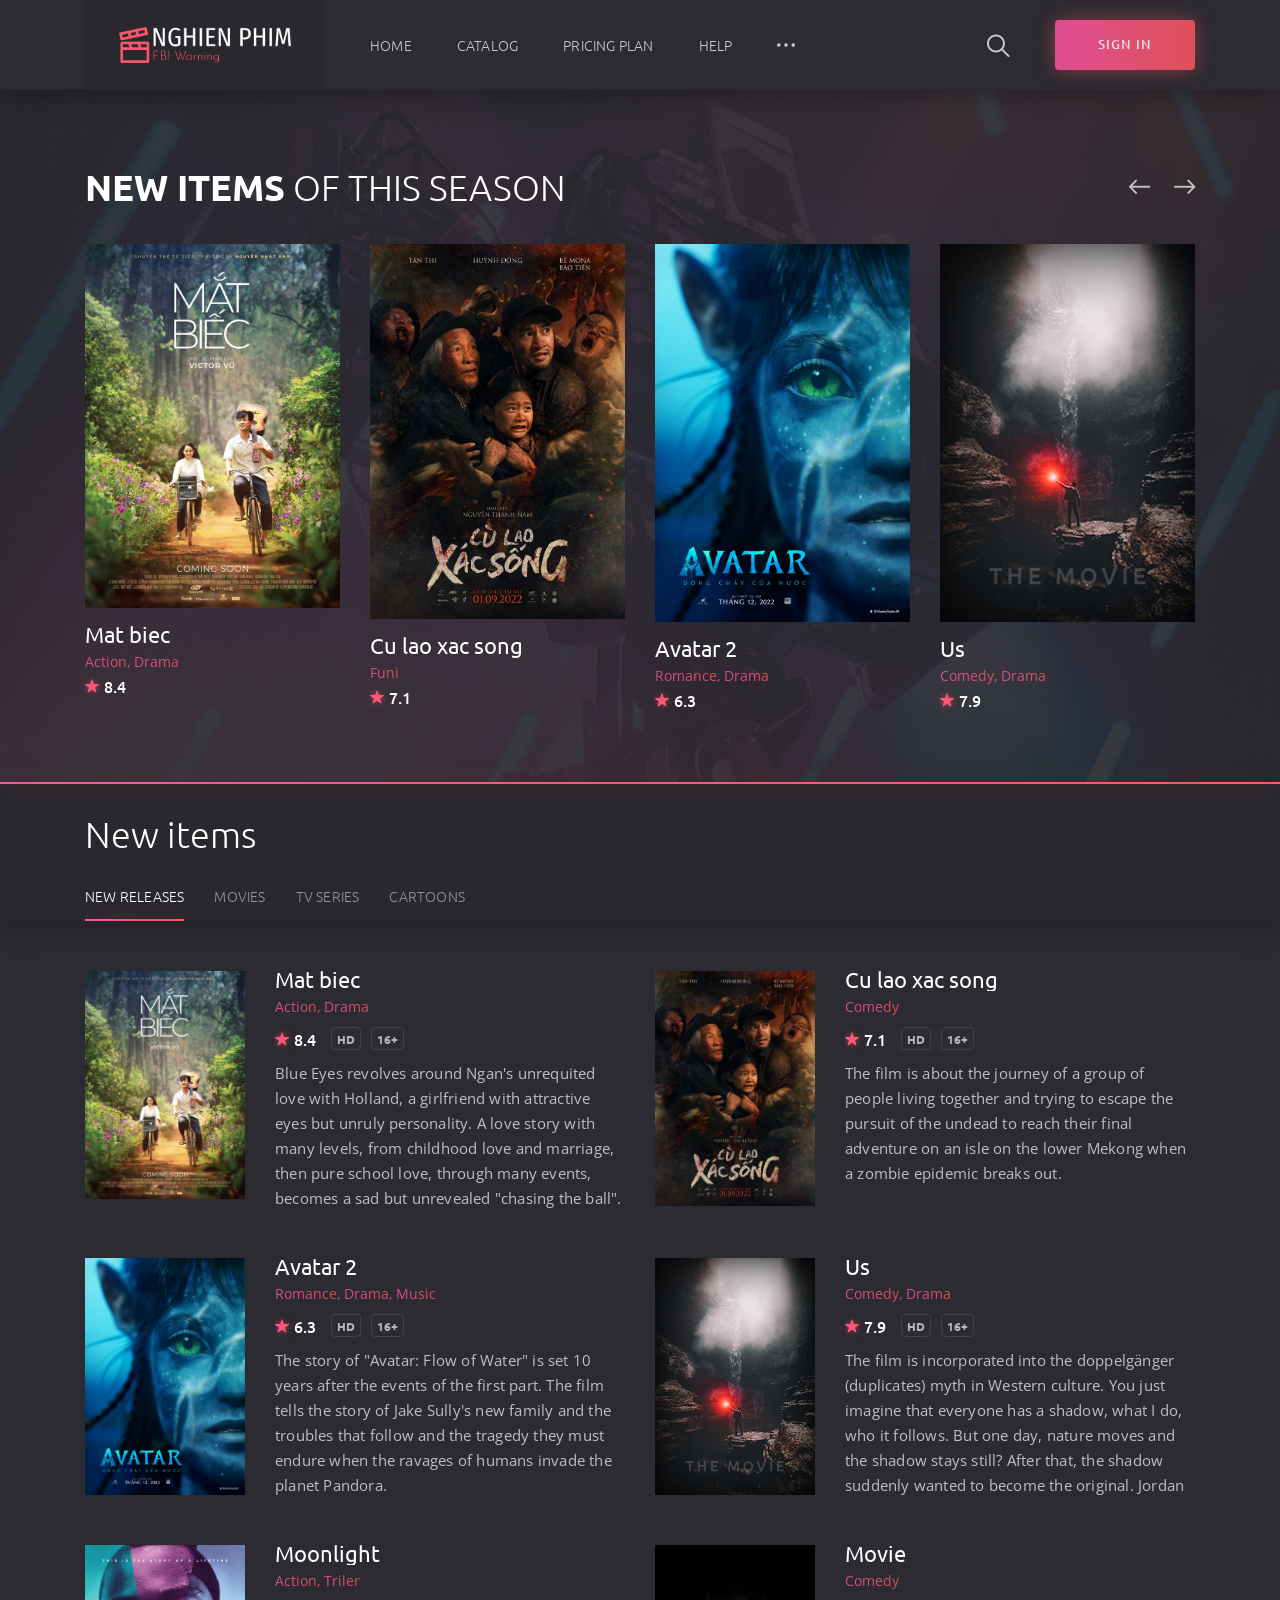
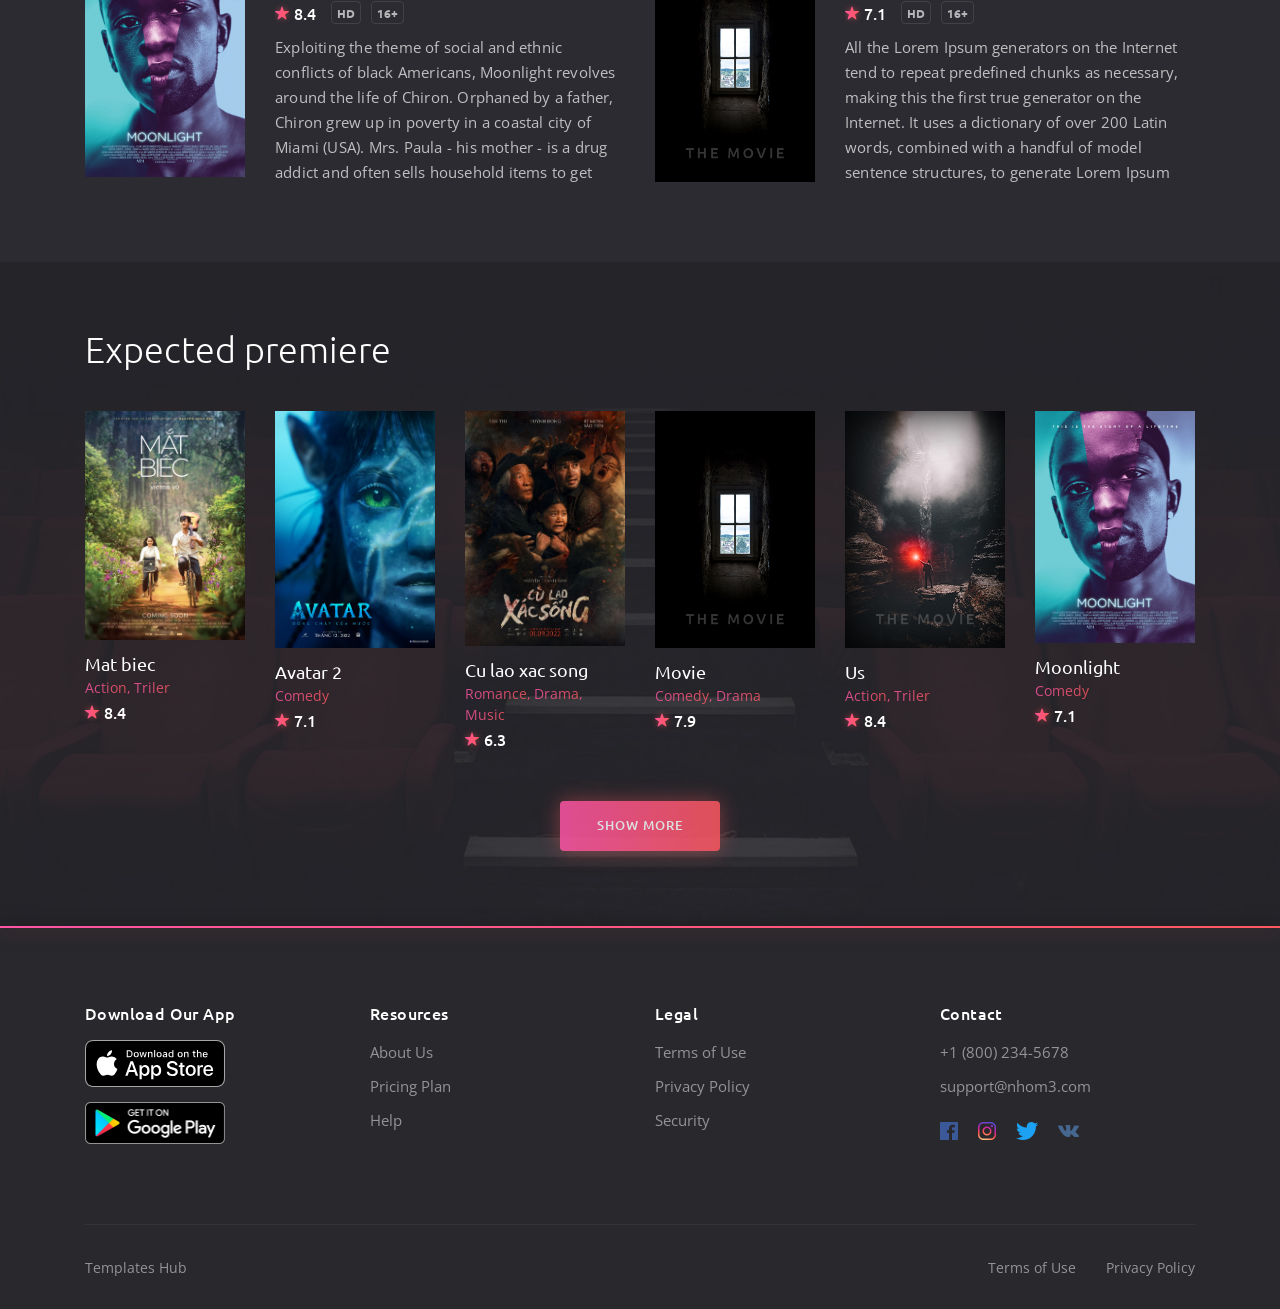
<file: Project Nghien Phim/index.html>
<!DOCTYPE html>
<html lang="en">

<head>
	<meta charset="utf-8">
	<meta name="viewport" content="width=device-width, initial-scale=1, shrink-to-fit=no">

	<!-- Font -->
	<link href="https://fonts.googleapis.com/css?family=Open+Sans:400,600%7CUbuntu:300,400,500,700" rel="stylesheet">

	<!-- CSS -->
	<link rel="stylesheet" href="css/bootstrap-reboot.min.css">
	<link rel="stylesheet" href="css/bootstrap-grid.min.css">
	<link rel="stylesheet" href="css/owl.carousel.min.css">
	<link rel="stylesheet" href="css/jquery.mCustomScrollbar.min.css">
	<link rel="stylesheet" href="css/nouislider.min.css">
	<link rel="stylesheet" href="css/ionicons.min.css">
	<link rel="stylesheet" href="css/plyr.css">
	<link rel="stylesheet" href="css/photoswipe.css">
	<link rel="stylesheet" href="css/default-skin.css">
	<link rel="stylesheet" href="css/main.css">

	<!-- Favicons -->
	<link rel="icon" type="image/png" href="icon/favicon-32x32.png" sizes="32x32">
	<link rel="apple-touch-icon" href="icon/favicon-32x32.png">
	<link rel="apple-touch-icon" sizes="72x72" href="icon/apple-touch-icon-72x72.png">
	<link rel="apple-touch-icon" sizes="114x114" href="icon/apple-touch-icon-114x114.png">
	<link rel="apple-touch-icon" sizes="144x144" href="icon/apple-touch-icon-144x144.png">

	<meta name="description" content="">
	<meta name="keywords" content="">
	<meta name="author" content="Dmitry Volkov">
	<title>Nghien Phim - Online Movie Service</title>

</head>
<body class="body">

<!-- header -->
<header class="header">
	<div class="header__wrap">
		<div class="container">
			<div class="row">
				<div class="col-12">
					<div class="header__content">
						<!-- header logo -->
						<a href="index.html" class="header__logo">
							<img src="icon/logofbi.png" alt="">
						</a>
						<!-- end header logo -->

						<!-- header nav -->
						<ul class="header__nav">
							<!-- dropdown -->
							<li class="header__nav-item">
								<a class="dropdown-toggle header__nav-link" href="#" role="button" id="dropdownMenuHome" data-toggle="dropdown" aria-haspopup="true" aria-expanded="false">Home</a>

								<ul class="dropdown-menu header__dropdown-menu" aria-labelledby="dropdownMenuHome">
									<li><a href="index.html">Home slideshow bg</a></li>
									<li><a href="index2.html">Home static bg</a></li>
								</ul>
							</li>
							<!-- end dropdown -->

							<!-- dropdown -->
							<li class="header__nav-item">
								<a class="dropdown-toggle header__nav-link" href="#" role="button" id="dropdownMenuCatalog" data-toggle="dropdown" aria-haspopup="true" aria-expanded="false">Catalog</a>

								<ul class="dropdown-menu header__dropdown-menu" aria-labelledby="dropdownMenuCatalog">
									<li><a href="catalog1.html">Catalog Grid</a></li>
									<li><a href="catalog2.html">Catalog List</a></li>
									<li><a href="details1.html">Details Movie</a></li>
									<li><a href="details2.html">Details TV Series</a></li>
								</ul>
							</li>
							<!-- end dropdown -->

							<li class="header__nav-item">
								<a href="pricing.html" class="header__nav-link">Pricing Plan</a>
							</li>

							<li class="header__nav-item">
								<a href="faq.html" class="header__nav-link">Help</a>
							</li>

							<!-- dropdown -->
							<li class="dropdown header__nav-item">
								<a class="dropdown-toggle header__nav-link header__nav-link--more" href="#" role="button" id="dropdownMenuMore" data-toggle="dropdown" aria-haspopup="true" aria-expanded="false"><i class="icon ion-ios-more"></i></a>

								<ul class="dropdown-menu header__dropdown-menu" aria-labelledby="dropdownMenuMore">
									<li><a href="about.html">About</a></li>
									<li><a href="signin.html">Sign In</a></li>
									<li><a href="signup.html">Sign Up</a></li>
									<li><a href="404.html">404 Page</a></li>
								</ul>
							</li>
							<!-- end dropdown -->
						</ul>
						<!-- end header nav -->

						<!-- header auth -->
						<div class="header__auth">
							<button class="header__search-btn" type="button">
								<i class="icon ion-ios-search"></i>
							</button>

							<a href="signin.html" class="header__sign-in">
								<i class="icon ion-ios-log-in"></i>
								<span>sign in</span>
							</a>
						</div>
						<!-- end header auth -->

						<!-- header menu btn -->
						<button class="header__btn" type="button">
							<span></span>
							<span></span>
							<span></span>
						</button>
						<!-- end header menu btn -->
					</div>
				</div>
			</div>
		</div>
	</div>

	<!-- header search -->
	<form action="#" class="header__search">
		<div class="container">
			<div class="row">
				<div class="col-12">
					<div class="header__search-content">
						<input type="text" placeholder="Search for a movie, TV Series that you are looking for">

						<button onclick="location.href='details1.html'" type="button">
							Search</button>
					</div>
				</div>
			</div>
		</div>
	</form>
	<!-- end header search -->
</header>
<!-- end header -->

<!-- home -->
<section class="home">
	<!-- home bg -->
	<div class="owl-carousel home__bg">
		<div class="item home__cover" data-bg="img/home/home__bg.jpg"></div>
		<div class="item home__cover" data-bg="img/home/home__bg2.jpg"></div>
		<div class="item home__cover" data-bg="img/home/home__bg3.jpg"></div>
		<div class="item home__cover" data-bg="img/home/home__bg4.jpg"></div>
	</div>
	<!-- end home bg -->

	<div class="container">
		<div class="row">
			<div class="col-12">
				<h1 class="home__title"><b>NEW ITEMS</b> OF THIS SEASON</h1>

				<button class="home__nav home__nav--prev" type="button">
					<i class="icon ion-ios-arrow-round-back"></i>
				</button>
				<button class="home__nav home__nav--next" type="button">
					<i class="icon ion-ios-arrow-round-forward"></i>
				</button>
			</div>

			<div class="col-12">
				<div class="owl-carousel home__carousel">
					<div class="item">
						<!-- card -->
						<div class="card card--big">
							<div class="card__cover">
								<img src="img/covers/cover.jpg" alt="">
								<a href="details1.html" class="card__play">
									<i class="icon ion-ios-play"></i>
								</a>
							</div>
							<div class="card__content">
								<h3 class="card__title"><a href="details1.html">Mat biec</a></h3>
								<span class="card__category">
										<a href="#">Action</a>
										<a href="#">Drama</a>
									</span>
								<span class="card__rate"><i class="icon ion-ios-star"></i>8.4</span>
							</div>
						</div>
						<!-- end card -->
					</div>

					<div class="item">
						<!-- card -->
						<div class="card card--big">
							<div class="card__cover">
								<img src="img/covers/cover2.jpg" alt="">
								<a href="#" class="card__play">
									<i class="icon ion-ios-play"></i>
								</a>
							</div>
							<div class="card__content">
								<h3 class="card__title"><a href="#">Cu lao xac song</a></h3>
								<span class="card__category">
										<a href="#">Funi</a>
									</span>
								<span class="card__rate"><i class="icon ion-ios-star"></i>7.1</span>
							</div>
						</div>
						<!-- end card -->
					</div>

					<div class="item">
						<!-- card -->
						<div class="card card--big">
							<div class="card__cover">
								<img src="img/covers/cover3.jpg" alt="">
								<a href="#" class="card__play">
									<i class="icon ion-ios-play"></i>
								</a>
							</div>
							<div class="card__content">
								<h3 class="card__title"><a href="#">Avatar 2</a></h3>
								<span class="card__category">
										<a href="#">Romance</a>
										<a href="#">Drama</a>
									</span>
								<span class="card__rate"><i class="icon ion-ios-star"></i>6.3</span>
							</div>
						</div>
						<!-- end card -->
					</div>

					<div class="item">
						<!-- card -->
						<div class="card card--big">
							<div class="card__cover">
								<img src="img/covers/cover4.jpg" alt="">
								<a href="#" class="card__play">
									<i class="icon ion-ios-play"></i>
								</a>
							</div>
							<div class="card__content">
								<h3 class="card__title"><a href="#">Us</a></h3>
								<span class="card__category">
										<a href="#">Comedy</a>
										<a href="#">Drama</a>
									</span>
								<span class="card__rate"><i class="icon ion-ios-star"></i>7.9</span>
							</div>
						</div>
						<!-- end card -->
					</div>
				</div>
			</div>
		</div>
	</div>
</section>
<!-- end home -->

<!-- content -->
<section class="content">
	<div class="content__head">
		<div class="container">
			<div class="row">
				<div class="col-12">
					<!-- content title -->
					<h2 class="content__title">New items</h2>
					<!-- end content title -->

					<!-- content tabs nav -->
					<ul class="nav nav-tabs content__tabs" id="content__tabs" role="tablist">
						<li class="nav-item">
							<a class="nav-link active" data-toggle="tab" href="#tab-1" role="tab" aria-controls="tab-1" aria-selected="true">NEW RELEASES</a>
						</li>

						<li class="nav-item">
							<a class="nav-link" data-toggle="tab" href="#tab-2" role="tab" aria-controls="tab-2" aria-selected="false">MOVIES</a>
						</li>

						<li class="nav-item">
							<a class="nav-link" data-toggle="tab" href="#tab-3" role="tab" aria-controls="tab-3" aria-selected="false">TV SERIES</a>
						</li>

						<li class="nav-item">
							<a class="nav-link" data-toggle="tab" href="#tab-4" role="tab" aria-controls="tab-4" aria-selected="false">CARTOONS</a>
						</li>
					</ul>
					<!-- end content tabs nav -->

					<!-- content mobile tabs nav -->
					<div class="content__mobile-tabs" id="content__mobile-tabs">
						<div class="content__mobile-tabs-btn dropdown-toggle" role="navigation" id="mobile-tabs" data-toggle="dropdown" aria-haspopup="true" aria-expanded="false">
							<input type="button" value="New items">
							<span></span>
						</div>

						<div class="content__mobile-tabs-menu dropdown-menu" aria-labelledby="mobile-tabs">
							<ul class="nav nav-tabs" role="tablist">
								<li class="nav-item"><a class="nav-link active" id="1-tab" data-toggle="tab" href="#tab-1" role="tab" aria-controls="tab-1" aria-selected="true">NEW RELEASES</a></li>

								<li class="nav-item"><a class="nav-link" id="2-tab" data-toggle="tab" href="#tab-2" role="tab" aria-controls="tab-2" aria-selected="false">MOVIES</a></li>

								<li class="nav-item"><a class="nav-link" id="3-tab" data-toggle="tab" href="#tab-3" role="tab" aria-controls="tab-3" aria-selected="false">TV SERIES</a></li>

								<li class="nav-item"><a class="nav-link" id="4-tab" data-toggle="tab" href="#tab-4" role="tab" aria-controls="tab-4" aria-selected="false">CARTOONS</a></li>
							</ul>
						</div>
					</div>
					<!-- end content mobile tabs nav -->
				</div>
			</div>
		</div>
	</div>

	<div class="container">
		<!-- content tabs -->
		<div class="tab-content" id="myTabContent">
			<div class="tab-pane fade show active" id="tab-1" role="tabpanel" aria-labelledby="1-tab">
				<div class="row">
					<!-- card -->
					<div class="col-6 col-sm-12 col-lg-6">
						<div class="card card--list">
							<div class="row">
								<div class="col-12 col-sm-4">
									<div class="card__cover">
										<img src="img/covers/cover.jpg" alt="">
										<a href="details1.html" class="card__play">
											<i class="icon ion-ios-play"></i>
										</a>
									</div>
								</div>

								<div class="col-12 col-sm-8">
									<div class="card__content">
										<h3 class="card__title"><a href="details1.html">Mat biec</a></h3>
										<span class="card__category">
												<a href="#">Action</a>
												<a href="#">Drama</a>
											</span>

										<div class="card__wrap">
											<span class="card__rate"><i class="icon ion-ios-star"></i>8.4</span>

											<ul class="card__list">
												<li>HD</li>
												<li>16+</li>
											</ul>
										</div>

										<div class="card__description">
											<p>Blue Eyes revolves around Ngan's unrequited love with Holland, a girlfriend with attractive eyes but unruly personality. A love story with many levels, from childhood love and marriage, then pure school love, through many events, becomes a sad but unrevealed "chasing the ball".</p>
										</div>
									</div>
								</div>
							</div>
						</div>
					</div>
					<!-- end card -->

					<!-- card -->
					<div class="col-6 col-sm-12 col-lg-6">
						<div class="card card--list">
							<div class="row">
								<div class="col-12 col-sm-4">
									<div class="card__cover">
										<img src="img/covers/cover2.jpg" alt="">
										<a href="#" class="card__play">
											<i class="icon ion-ios-play"></i>
										</a>
									</div>
								</div>

								<div class="col-12 col-sm-8">
									<div class="card__content">
										<h3 class="card__title"><a href="#">Cu lao xac song</a></h3>
										<span class="card__category">
												<a href="#">Comedy</a>
											</span>

										<div class="card__wrap">
											<span class="card__rate"><i class="icon ion-ios-star"></i>7.1</span>

											<ul class="card__list">
												<li>HD</li>
												<li>16+</li>
											</ul>
										</div>

										<div class="card__description">
											<p>The film is about the journey of a group of people living together and trying to escape the pursuit of the undead to reach their final adventure on an isle on the lower Mekong when a zombie epidemic breaks out.</p>
										</div>
									</div>
								</div>
							</div>
						</div>
					</div>
					<!-- end card -->

					<!-- card -->
					<div class="col-6 col-sm-12 col-lg-6">
						<div class="card card--list">
							<div class="row">
								<div class="col-12 col-sm-4">
									<div class="card__cover">
										<img src="img/covers/cover3.jpg" alt="">
										<a href="#" class="card__play">
											<i class="icon ion-ios-play"></i>
										</a>
									</div>
								</div>

								<div class="col-12 col-sm-8">
									<div class="card__content">
										<h3 class="card__title"><a href="#">Avatar 2</a></h3>
										<span class="card__category">
												<a href="#">Romance</a>
												<a href="#">Drama</a>
												<a href="#">Music</a>
											</span>

										<div class="card__wrap">
											<span class="card__rate"><i class="icon ion-ios-star"></i>6.3</span>

											<ul class="card__list">
												<li>HD</li>
												<li>16+</li>
											</ul>
										</div>

										<div class="card__description">
											<p>The story of "Avatar: Flow of Water" is set 10 years after the events of the first part. The film tells the story of Jake Sully's new family and the troubles that follow and the tragedy they must endure when the ravages of humans invade the planet Pandora.</p>
										</div>
									</div>
								</div>
							</div>
						</div>
					</div>
					<!-- end card -->

					<!-- card -->
					<div class="col-6 col-sm-12 col-lg-6">
						<div class="card card--list">
							<div class="row">
								<div class="col-12 col-sm-4">
									<div class="card__cover">
										<img src="img/covers/cover4.jpg" alt="">
										<a href="#" class="card__play">
											<i class="icon ion-ios-play"></i>
										</a>
									</div>
								</div>

								<div class="col-12 col-sm-8">
									<div class="card__content">
										<h3 class="card__title"><a href="#">Us</a></h3>
										<span class="card__category">
												<a href="#">Comedy</a>
												<a href="#">Drama</a>
											</span>

										<div class="card__wrap">
											<span class="card__rate"><i class="icon ion-ios-star"></i>7.9</span>

											<ul class="card__list">
												<li>HD</li>
												<li>16+</li>
											</ul>
										</div>

										<div class="card__description">
											<p>The film is incorporated into the doppelgänger (duplicates) myth in Western culture. You just imagine that everyone has a shadow, what I do, who it follows. But one day, nature moves and the shadow stays still? After that, the shadow suddenly wanted to become the original. Jordan Peele included in the film a song analysis that duplicated but was metaphorical for politics, society and even America. “Us” is like a pun, both “we” and “United States”.</p>
										</div>
									</div>
								</div>
							</div>
						</div>
					</div>
					<!-- end card -->

					<!-- card -->
					<div class="col-6 col-sm-12 col-lg-6">
						<div class="card card--list">
							<div class="row">
								<div class="col-12 col-sm-4">
									<div class="card__cover">
										<img src="img/covers/cover5.jpg" alt="">
										<a href="#" class="card__play">
											<i class="icon ion-ios-play"></i>
										</a>
									</div>
								</div>

								<div class="col-12 col-sm-8">
									<div class="card__content">
										<h3 class="card__title"><a href="#">Moonlight</a></h3>
										<span class="card__category">
												<a href="#">Action</a>
												<a href="#">Triler</a>
											</span>

										<div class="card__wrap">
											<span class="card__rate"><i class="icon ion-ios-star"></i>8.4</span>

											<ul class="card__list">
												<li>HD</li>
												<li>16+</li>
											</ul>
										</div>

										<div class="card__description">
											<p>Exploiting the theme of social and ethnic conflicts of black Americans, Moonlight revolves around the life of Chiron. Orphaned by a father, Chiron grew up in poverty in a coastal city of Miami (USA). Mrs. Paula - his mother - is a drug addict and often sells household items to get money to buy drugs. Having a quiet and somewhat lethargic temperament, Chiron is often arrested at school and referred to as "Little" by his friends. One day, a meeting with Juan - a drug dealer but noble personality - changes Chiron's life.</p>
										</div>

									</div>
								</div>
							</div>
						</div>
					</div>
					<!-- end card -->

					<!-- card -->
					<div class="col-6 col-sm-12 col-lg-6">
						<div class="card card--list">
							<div class="row">
								<div class="col-12 col-sm-4">
									<div class="card__cover">
										<img src="img/covers/cover6.jpg" alt="">
										<a href="#" class="card__play">
											<i class="icon ion-ios-play"></i>
										</a>
									</div>
								</div>

								<div class="col-12 col-sm-8">
									<div class="card__content">
										<h3 class="card__title"><a href="#">Movie</a></h3>
										<span class="card__category">
												<a href="#">Comedy</a>
											</span>

										<div class="card__wrap">
											<span class="card__rate"><i class="icon ion-ios-star"></i>7.1</span>

											<ul class="card__list">
												<li>HD</li>
												<li>16+</li>
											</ul>
										</div>

										<div class="card__description">
											<p>All the Lorem Ipsum generators on the Internet tend to repeat predefined chunks as necessary, making this the first true generator on the Internet. It uses a dictionary of over 200 Latin words, combined with a handful of model sentence structures, to generate Lorem Ipsum which looks reasonable. The generated Lorem Ipsum is therefore always free from repetition, injected humour, or non-characteristic words etc.</p>
										</div>
									</div>
								</div>
							</div>
						</div>
					</div>
					<!-- end card -->
				</div>
			</div>

			<div class="tab-pane fade" id="tab-2" role="tabpanel" aria-labelledby="2-tab">
				<div class="row">
					<!-- card -->
					<div class="col-6 col-sm-4 col-lg-3 col-xl-2">
						<div class="card">
							<div class="card__cover">
								<img src="img/covers/cover.jpg" alt="">
								<a href="#" class="card__play">
									<i class="icon ion-ios-play"></i>
								</a>
							</div>
							<div class="card__content">
								<h3 class="card__title"><a href="#">Mat biec</a></h3>
								<span class="card__category">
										<a href="#">Action</a>
										<a href="#">Drama</a>
									</span>
								<span class="card__rate"><i class="icon ion-ios-star"></i>8.4</span>
							</div>
						</div>
					</div>
					<!-- end card -->

					<!-- card -->
					<div class="col-6 col-sm-4 col-lg-3 col-xl-2">
						<div class="card">
							<div class="card__cover">
								<img src="img/covers/cover2.jpg" alt="">
								<a href="#" class="card__play">
									<i class="icon ion-ios-play"></i>
								</a>
							</div>
							<div class="card__content">
								<h3 class="card__title"><a href="#">Cu lao xac song</a></h3>
								<span class="card__category">
										<a href="#">Comedy</a>
									</span>
								<span class="card__rate"><i class="icon ion-ios-star"></i>7.1</span>
							</div>
						</div>
					</div>
					<!-- end card -->

					<!-- card -->
					<div class="col-6 col-sm-4 col-lg-3 col-xl-2">
						<div class="card">
							<div class="card__cover">
								<img src="img/covers/cover3.jpg" alt="">
								<a href="#" class="card__play">
									<i class="icon ion-ios-play"></i>
								</a>
							</div>
							<div class="card__content">
								<h3 class="card__title"><a href="#">Avatar 2</a></h3>
								<span class="card__category">
										<a href="#">Romance</a>
										<a href="#">Drama</a>
										<a href="#">Music</a>
									</span>
								<span class="card__rate"><i class="icon ion-ios-star"></i>6.3</span>
							</div>
						</div>
					</div>
					<!-- end card -->

					<!-- card -->
					<div class="col-6 col-sm-4 col-lg-3 col-xl-2">
						<div class="card">
							<div class="card__cover">
								<img src="img/covers/cover4.jpg" alt="">
								<a href="#" class="card__play">
									<i class="icon ion-ios-play"></i>
								</a>
							</div>
							<div class="card__content">
								<h3 class="card__title"><a href="#">Us</a></h3>
								<span class="card__category">
										<a href="#">Comedy</a>
										<a href="#">Drama</a>
									</span>
								<span class="card__rate"><i class="icon ion-ios-star"></i>7.9</span>
							</div>
						</div>
					</div>
					<!-- end card -->

					<!-- card -->
					<div class="col-6 col-sm-4 col-lg-3 col-xl-2">
						<div class="card">
							<div class="card__cover">
								<img src="img/covers/cover5.jpg" alt="">
								<a href="#" class="card__play">
									<i class="icon ion-ios-play"></i>
								</a>
							</div>
							<div class="card__content">
								<h3 class="card__title"><a href="#">Moonlight</a></h3>
								<span class="card__category">
										<a href="#">Action</a>
										<a href="#">Triler</a>
									</span>
								<span class="card__rate"><i class="icon ion-ios-star"></i>8.4</span>
							</div>
						</div>
					</div>
					<!-- end card -->

					<!-- card -->
					<div class="col-6 col-sm-4 col-lg-3 col-xl-2">
						<div class="card">
							<div class="card__cover">
								<img src="img/covers/cover6.jpg" alt="">
								<a href="#" class="card__play">
									<i class="icon ion-ios-play"></i>
								</a>
							</div>
							<div class="card__content">
								<h3 class="card__title"><a href="#">Movie</a></h3>
								<span class="card__category">
										<a href="#">Comedy</a>
									</span>
								<span class="card__rate"><i class="icon ion-ios-star"></i>7.1</span>
							</div>
						</div>
					</div>
					<!-- end card -->

					<!-- card -->
					<div class="col-6 col-sm-4 col-lg-3 col-xl-2">
						<div class="card">
							<div class="card__cover">
								<img src="img/covers/cover6.jpg" alt="">
								<a href="#" class="card__play">
									<i class="icon ion-ios-play"></i>
								</a>
							</div>
							<div class="card__content">
								<h3 class="card__title"><a href="#">Movie</a></h3>
								<span class="card__category">
										<a href="#">Romance</a>
										<a href="#">Drama</a>
										<a href="#">Music</a>
									</span>
								<span class="card__rate"><i class="icon ion-ios-star"></i>6.3</span>
							</div>
						</div>
					</div>
					<!-- end card -->

					<!-- card -->
					<div class="col-6 col-sm-4 col-lg-3 col-xl-2">
						<div class="card">
							<div class="card__cover">
								<img src="img/covers/cover5.jpg" alt="">
								<a href="#" class="card__play">
									<i class="icon ion-ios-play"></i>
								</a>
							</div>
							<div class="card__content">
								<h3 class="card__title"><a href="#">Moonlight</a></h3>
								<span class="card__category">
										<a href="#">Comedy</a>
										<a href="#">Drama</a>
									</span>
								<span class="card__rate"><i class="icon ion-ios-star"></i>7.9</span>
							</div>
						</div>
					</div>
					<!-- end card -->

					<!-- card -->
					<div class="col-6 col-sm-4 col-lg-3 col-xl-2">
						<div class="card">
							<div class="card__cover">
								<img src="img/covers/cover4.jpg" alt="">
								<a href="#" class="card__play">
									<i class="icon ion-ios-play"></i>
								</a>
							</div>
							<div class="card__content">
								<h3 class="card__title"><a href="#">Us</a></h3>
								<span class="card__category">
										<a href="#">Action</a>
										<a href="#">Triler</a>
									</span>
								<span class="card__rate"><i class="icon ion-ios-star"></i>8.4</span>
							</div>
						</div>
					</div>
					<!-- end card -->

					<!-- card -->
					<div class="col-6 col-sm-4 col-lg-3 col-xl-2">
						<div class="card">
							<div class="card__cover">
								<img src="img/covers/cover3.jpg" alt="">
								<a href="#" class="card__play">
									<i class="icon ion-ios-play"></i>
								</a>
							</div>
							<div class="card__content">
								<h3 class="card__title"><a href="#">Avatar 2</a></h3>
								<span class="card__category">
										<a href="#">Comedy</a>
									</span>
								<span class="card__rate"><i class="icon ion-ios-star"></i>7.1</span>
							</div>
						</div>
					</div>
					<!-- end card -->

					<!-- card -->
					<div class="col-6 col-sm-4 col-lg-3 col-xl-2">
						<div class="card">
							<div class="card__cover">
								<img src="img/covers/cover2.jpg" alt="">
								<a href="#" class="card__play">
									<i class="icon ion-ios-play"></i>
								</a>
							</div>
							<div class="card__content">
								<h3 class="card__title"><a href="#">Cu lao xac song</a></h3>
								<span class="card__category">
										<a href="#">Romance</a>
										<a href="#">Drama</a>
										<a href="#">Music</a>
									</span>
								<span class="card__rate"><i class="icon ion-ios-star"></i>6.3</span>
							</div>
						</div>
					</div>
					<!-- end card -->

					<!-- card -->
					<div class="col-6 col-sm-4 col-lg-3 col-xl-2">
						<div class="card">
							<div class="card__cover">
								<img src="img/covers/cover.jpg" alt="">
								<a href="#" class="card__play">
									<i class="icon ion-ios-play"></i>
								</a>
							</div>
							<div class="card__content">
								<h3 class="card__title"><a href="#">Mat biec</a></h3>
								<span class="card__category">
										<a href="#">Comedy</a>
										<a href="#">Drama</a>
									</span>
								<span class="card__rate"><i class="icon ion-ios-star"></i>7.9</span>
							</div>
						</div>
					</div>
					<!-- end card -->
				</div>
			</div>

			<div class="tab-pane fade" id="tab-3" role="tabpanel" aria-labelledby="3-tab">
				<div class="row">
					<!-- card -->
					<div class="col-6 col-sm-4 col-lg-3 col-xl-2">
						<div class="card">
							<div class="card__cover">
								<img src="img/covers/cover2.jpg" alt="">
								<a href="#" class="card__play">
									<i class="icon ion-ios-play"></i>
								</a>
							</div>
							<div class="card__content">
								<h3 class="card__title"><a href="#">Cu lao xac song</a></h3>
								<span class="card__category">
										<a href="#">Action</a>
										<a href="#">Triler</a>
									</span>
								<span class="card__rate"><i class="icon ion-ios-star"></i>8.4</span>
							</div>
						</div>
					</div>
					<!-- end card -->

					<!-- card -->
					<div class="col-6 col-sm-4 col-lg-3 col-xl-2">
						<div class="card">
							<div class="card__cover">
								<img src="img/covers/cover.jpg" alt="">
								<a href="#" class="card__play">
									<i class="icon ion-ios-play"></i>
								</a>
							</div>
							<div class="card__content">
								<h3 class="card__title"><a href="#">Mat biec</a></h3>
								<span class="card__category">
										<a href="#">Comedy</a>
									</span>
								<span class="card__rate"><i class="icon ion-ios-star"></i>7.1</span>
							</div>
						</div>
					</div>
					<!-- end card -->

					<!-- card -->
					<div class="col-6 col-sm-4 col-lg-3 col-xl-2">
						<div class="card">
							<div class="card__cover">
								<img src="img/covers/cover4.jpg" alt="">
								<a href="#" class="card__play">
									<i class="icon ion-ios-play"></i>
								</a>
							</div>
							<div class="card__content">
								<h3 class="card__title"><a href="#">Us</a></h3>
								<span class="card__category">
										<a href="#">Romance</a>
										<a href="#">Drama</a>
										<a href="#">Music</a>
									</span>
								<span class="card__rate"><i class="icon ion-ios-star"></i>6.3</span>
							</div>
						</div>
					</div>
					<!-- end card -->

					<!-- card -->
					<div class="col-6 col-sm-4 col-lg-3 col-xl-2">
						<div class="card">
							<div class="card__cover">
								<img src="img/covers/cover3.jpg" alt="">
								<a href="#" class="card__play">
									<i class="icon ion-ios-play"></i>
								</a>
							</div>
							<div class="card__content">
								<h3 class="card__title"><a href="#">Avatar 2</a></h3>
								<span class="card__category">
										<a href="#">Comedy</a>
										<a href="#">Drama</a>
									</span>
								<span class="card__rate"><i class="icon ion-ios-star"></i>7.9</span>
							</div>
						</div>
					</div>
					<!-- end card -->

					<!-- card -->
					<div class="col-6 col-sm-4 col-lg-3 col-xl-2">
						<div class="card">
							<div class="card__cover">
								<img src="img/covers/cover6.jpg" alt="">
								<a href="#" class="card__play">
									<i class="icon ion-ios-play"></i>
								</a>
							</div>
							<div class="card__content">
								<h3 class="card__title"><a href="#">Movie</a></h3>
								<span class="card__category">
										<a href="#">Action</a>
										<a href="#">Triler</a>
									</span>
								<span class="card__rate"><i class="icon ion-ios-star"></i>8.4</span>
							</div>
						</div>
					</div>
					<!-- end card -->

					<!-- card -->
					<div class="col-6 col-sm-4 col-lg-3 col-xl-2">
						<div class="card">
							<div class="card__cover">
								<img src="img/covers/cover5.jpg" alt="">
								<a href="#" class="card__play">
									<i class="icon ion-ios-play"></i>
								</a>
							</div>
							<div class="card__content">
								<h3 class="card__title"><a href="#">Moonlight</a></h3>
								<span class="card__category">
										<a href="#">Comedy</a>
									</span>
								<span class="card__rate"><i class="icon ion-ios-star"></i>7.1</span>
							</div>
						</div>
					</div>
					<!-- end card -->

					<!-- card -->
					<div class="col-6 col-sm-4 col-lg-3 col-xl-2">
						<div class="card">
							<div class="card__cover">
								<img src="img/covers/cover5.jpg" alt="">
								<a href="#" class="card__play">
									<i class="icon ion-ios-play"></i>
								</a>
							</div>
							<div class="card__content">
								<h3 class="card__title"><a href="#">Moonlight</a></h3>
								<span class="card__category">
										<a href="#">Romance</a>
										<a href="#">Drama</a>
										<a href="#">Music</a>
									</span>
								<span class="card__rate"><i class="icon ion-ios-star"></i>6.3</span>
							</div>
						</div>
					</div>
					<!-- end card -->

					<!-- card -->
					<div class="col-6 col-sm-4 col-lg-3 col-xl-2">
						<div class="card">
							<div class="card__cover">
								<img src="img/covers/cover6.jpg" alt="">
								<a href="#" class="card__play">
									<i class="icon ion-ios-play"></i>
								</a>
							</div>
							<div class="card__content">
								<h3 class="card__title"><a href="#">Movie</a></h3>
								<span class="card__category">
										<a href="#">Comedy</a>
										<a href="#">Drama</a>
									</span>
								<span class="card__rate"><i class="icon ion-ios-star"></i>7.9</span>
							</div>
						</div>
					</div>
					<!-- end card -->

					<!-- card -->
					<div class="col-6 col-sm-4 col-lg-3 col-xl-2">
						<div class="card">
							<div class="card__cover">
								<img src="img/covers/cover3.jpg" alt="">
								<a href="#" class="card__play">
									<i class="icon ion-ios-play"></i>
								</a>
							</div>
							<div class="card__content">
								<h3 class="card__title"><a href="#">Avatar 2</a></h3>
								<span class="card__category">
										<a href="#">Action</a>
										<a href="#">Triler</a>
									</span>
								<span class="card__rate"><i class="icon ion-ios-star"></i>8.4</span>
							</div>
						</div>
					</div>
					<!-- end card -->

					<!-- card -->
					<div class="col-6 col-sm-4 col-lg-3 col-xl-2">
						<div class="card">
							<div class="card__cover">
								<img src="img/covers/cover4.jpg" alt="">
								<a href="#" class="card__play">
									<i class="icon ion-ios-play"></i>
								</a>
							</div>
							<div class="card__content">
								<h3 class="card__title"><a href="#">Us</a></h3>
								<span class="card__category">
										<a href="#">Comedy</a>
									</span>
								<span class="card__rate"><i class="icon ion-ios-star"></i>7.1</span>
							</div>
						</div>
					</div>
					<!-- end card -->

					<!-- card -->
					<div class="col-6 col-sm-4 col-lg-3 col-xl-2">
						<div class="card">
							<div class="card__cover">
								<img src="img/covers/cover.jpg" alt="">
								<a href="#" class="card__play">
									<i class="icon ion-ios-play"></i>
								</a>
							</div>
							<div class="card__content">
								<h3 class="card__title"><a href="#">Mat biec</a></h3>
								<span class="card__category">
										<a href="#">Romance</a>
										<a href="#">Drama</a>
										<a href="#">Music</a>
									</span>
								<span class="card__rate"><i class="icon ion-ios-star"></i>6.3</span>
							</div>
						</div>
					</div>
					<!-- end card -->

					<!-- card -->
					<div class="col-6 col-sm-4 col-lg-3 col-xl-2">
						<div class="card">
							<div class="card__cover">
								<img src="img/covers/cover2.jpg" alt="">
								<a href="#" class="card__play">
									<i class="icon ion-ios-play"></i>
								</a>
							</div>
							<div class="card__content">
								<h3 class="card__title"><a href="#">Cu lao xac song</a></h3>
								<span class="card__category">
										<a href="#">Comedy</a>
										<a href="#">Drama</a>
									</span>
								<span class="card__rate"><i class="icon ion-ios-star"></i>7.9</span>
							</div>
						</div>
					</div>
					<!-- end card -->
				</div>
			</div>

			<div class="tab-pane fade" id="tab-4" role="tabpanel" aria-labelledby="4-tab">
				<div class="row">
					<!-- card -->
					<div class="col-6 col-sm-4 col-lg-3 col-xl-2">
						<div class="card">
							<div class="card__cover">
								<img src="img/covers/cover.jpg" alt="">
								<a href="#" class="card__play">
									<i class="icon ion-ios-play"></i>
								</a>
							</div>
							<div class="card__content">
								<h3 class="card__title"><a href="#">Mat biec</a></h3>
								<span class="card__category">
										<a href="#">Action</a>
										<a href="#">Triler</a>
									</span>
								<span class="card__rate"><i class="icon ion-ios-star"></i>8.4</span>
							</div>
						</div>
					</div>
					<!-- end card -->

					<!-- card -->
					<div class="col-6 col-sm-4 col-lg-3 col-xl-2">
						<div class="card">
							<div class="card__cover">
								<img src="img/covers/cover3.jpg" alt="">
								<a href="#" class="card__play">
									<i class="icon ion-ios-play"></i>
								</a>
							</div>
							<div class="card__content">
								<h3 class="card__title"><a href="#">Avatar 2</a></h3>
								<span class="card__category">
										<a href="#">Comedy</a>
									</span>
								<span class="card__rate"><i class="icon ion-ios-star"></i>7.1</span>
							</div>
						</div>
					</div>
					<!-- end card -->

					<!-- card -->
					<div class="col-6 col-sm-4 col-lg-3 col-xl-2">
						<div class="card">
							<div class="card__cover">
								<img src="img/covers/cover2.jpg" alt="">
								<a href="#" class="card__play">
									<i class="icon ion-ios-play"></i>
								</a>
							</div>
							<div class="card__content">
								<h3 class="card__title"><a href="#">Cu lao xac song</a></h3>
								<span class="card__category">
										<a href="#">Romance</a>
										<a href="#">Drama</a>
										<a href="#">Music</a>
									</span>
								<span class="card__rate"><i class="icon ion-ios-star"></i>6.3</span>
							</div>
						</div>
					</div>
					<!-- end card -->

					<!-- card -->
					<div class="col-6 col-sm-4 col-lg-3 col-xl-2">
						<div class="card">
							<div class="card__cover">
								<img src="img/covers/cover6.jpg" alt="">
								<a href="#" class="card__play">
									<i class="icon ion-ios-play"></i>
								</a>
							</div>
							<div class="card__content">
								<h3 class="card__title"><a href="#">Movie</a></h3>
								<span class="card__category">
										<a href="#">Comedy</a>
										<a href="#">Drama</a>
									</span>
								<span class="card__rate"><i class="icon ion-ios-star"></i>7.9</span>
							</div>
						</div>
					</div>
					<!-- end card -->

					<!-- card -->
					<div class="col-6 col-sm-4 col-lg-3 col-xl-2">
						<div class="card">
							<div class="card__cover">
								<img src="img/covers/cover4.jpg" alt="">
								<a href="#" class="card__play">
									<i class="icon ion-ios-play"></i>
								</a>
							</div>
							<div class="card__content">
								<h3 class="card__title"><a href="#">Us</a></h3>
								<span class="card__category">
										<a href="#">Action</a>
										<a href="#">Triler</a>
									</span>
								<span class="card__rate"><i class="icon ion-ios-star"></i>8.4</span>
							</div>
						</div>
					</div>
					<!-- end card -->

					<!-- card -->
					<div class="col-6 col-sm-4 col-lg-3 col-xl-2">
						<div class="card">
							<div class="card__cover">
								<img src="img/covers/cover5.jpg" alt="">
								<a href="#" class="card__play">
									<i class="icon ion-ios-play"></i>
								</a>
							</div>
							<div class="card__content">
								<h3 class="card__title"><a href="#">Moonlight</a></h3>
								<span class="card__category">
										<a href="#">Comedy</a>
									</span>
								<span class="card__rate"><i class="icon ion-ios-star"></i>7.1</span>
							</div>
						</div>
					</div>
					<!-- end card -->

					<!-- card -->
					<div class="col-6 col-sm-4 col-lg-3 col-xl-2">
						<div class="card">
							<div class="card__cover">
								<img src="img/covers/cover6.jpg" alt="">
								<a href="#" class="card__play">
									<i class="icon ion-ios-play"></i>
								</a>
							</div>
							<div class="card__content">
								<h3 class="card__title"><a href="#">Movie</a></h3>
								<span class="card__category">
										<a href="#">Romance</a>
										<a href="#">Drama</a>
										<a href="#">Music</a>
									</span>
								<span class="card__rate"><i class="icon ion-ios-star"></i>6.3</span>
							</div>
						</div>
					</div>
					<!-- end card -->

					<!-- card -->
					<div class="col-6 col-sm-4 col-lg-3 col-xl-2">
						<div class="card">
							<div class="card__cover">
								<img src="img/covers/cover5.jpg" alt="">
								<a href="#" class="card__play">
									<i class="icon ion-ios-play"></i>
								</a>
							</div>
							<div class="card__content">
								<h3 class="card__title"><a href="#">Moonlight</a></h3>
								<span class="card__category">
										<a href="#">Comedy</a>
										<a href="#">Drama</a>
									</span>
								<span class="card__rate"><i class="icon ion-ios-star"></i>7.9</span>
							</div>
						</div>
					</div>
					<!-- end card -->

					<!-- card -->
					<div class="col-6 col-sm-4 col-lg-3 col-xl-2">
						<div class="card">
							<div class="card__cover">
								<img src="img/covers/cover4.jpg" alt="">
								<a href="#" class="card__play">
									<i class="icon ion-ios-play"></i>
								</a>
							</div>
							<div class="card__content">
								<h3 class="card__title"><a href="#">Us</a></h3>
								<span class="card__category">
										<a href="#">Action</a>
										<a href="#">Triler</a>
									</span>
								<span class="card__rate"><i class="icon ion-ios-star"></i>8.4</span>
							</div>
						</div>
					</div>
					<!-- end card -->

					<!-- card -->
					<div class="col-6 col-sm-4 col-lg-3 col-xl-2">
						<div class="card">
							<div class="card__cover">
								<img src="img/covers/cover3.jpg" alt="">
								<a href="#" class="card__play">
									<i class="icon ion-ios-play"></i>
								</a>
							</div>
							<div class="card__content">
								<h3 class="card__title"><a href="#">Avatar 2</a></h3>
								<span class="card__category">
										<a href="#">Comedy</a>
									</span>
								<span class="card__rate"><i class="icon ion-ios-star"></i>7.1</span>
							</div>
						</div>
					</div>
					<!-- end card -->

					<!-- card -->
					<div class="col-6 col-sm-4 col-lg-3 col-xl-2">
						<div class="card">
							<div class="card__cover">
								<img src="img/covers/cover2.jpg" alt="">
								<a href="#" class="card__play">
									<i class="icon ion-ios-play"></i>
								</a>
							</div>
							<div class="card__content">
								<h3 class="card__title"><a href="#">Cu lao xac song</a></h3>
								<span class="card__category">
										<a href="#">Romance</a>
										<a href="#">Drama</a>
										<a href="#">Music</a>
									</span>
								<span class="card__rate"><i class="icon ion-ios-star"></i>6.3</span>
							</div>
						</div>
					</div>
					<!-- end card -->

					<!-- card -->
					<div class="col-6 col-sm-4 col-lg-3 col-xl-2">
						<div class="card">
							<div class="card__cover">
								<img src="img/covers/cover.jpg" alt="">
								<a href="#" class="card__play">
									<i class="icon ion-ios-play"></i>
								</a>
							</div>
							<div class="card__content">
								<h3 class="card__title"><a href="#">Mat biec</a></h3>
								<span class="card__category">
										<a href="#">Comedy</a>
										<a href="#">Drama</a>
									</span>
								<span class="card__rate"><i class="icon ion-ios-star"></i>7.9</span>
							</div>
						</div>
					</div>
					<!-- end card -->
				</div>
			</div>
		</div>
		<!-- end content tabs -->
	</div>
</section>
<!-- end content -->

<!-- expected premiere -->
<section class="section section--bg" data-bg="img/section/section.jpg">
	<div class="container">
		<div class="row">
			<!-- section title -->
			<div class="col-12">
				<h2 class="section__title">Expected premiere</h2>
			</div>
			<!-- end section title -->

			<!-- card -->
			<div class="col-6 col-sm-4 col-lg-3 col-xl-2">
				<div class="card">
					<div class="card__cover">
						<img src="img/covers/cover.jpg" alt="">
						<a href="#" class="card__play">
							<i class="icon ion-ios-play"></i>
						</a>
					</div>
					<div class="card__content">
						<h3 class="card__title"><a href="#">Mat biec</a></h3>
						<span class="card__category">
								<a href="#">Action</a>
								<a href="#">Triler</a>
							</span>
						<span class="card__rate"><i class="icon ion-ios-star"></i>8.4</span>
					</div>
				</div>
			</div>
			<!-- end card -->

			<!-- card -->
			<div class="col-6 col-sm-4 col-lg-3 col-xl-2">
				<div class="card">
					<div class="card__cover">
						<img src="img/covers/cover3.jpg" alt="">
						<a href="#" class="card__play">
							<i class="icon ion-ios-play"></i>
						</a>
					</div>
					<div class="card__content">
						<h3 class="card__title"><a href="#">Avatar 2</a></h3>
						<span class="card__category">
								<a href="#">Comedy</a>
							</span>
						<span class="card__rate"><i class="icon ion-ios-star"></i>7.1</span>
					</div>
				</div>
			</div>
			<!-- end card -->

			<!-- card -->
			<div class="col-6 col-sm-4 col-lg-3 col-xl-2">
				<div class="card">
					<div class="card__cover">
						<img src="img/covers/cover2.jpg" alt="">
						<a href="#" class="card__play">
							<i class="icon ion-ios-play"></i>
						</a>
					</div>
					<div class="card__content">
						<h3 class="card__title"><a href="#">Cu lao xac song</a></h3>
						<span class="card__category">
								<a href="#">Romance</a>
								<a href="#">Drama</a>
								<a href="#">Music</a>
							</span>
						<span class="card__rate"><i class="icon ion-ios-star"></i>6.3</span>
					</div>
				</div>
			</div>
			<!-- end card -->

			<!-- card -->
			<div class="col-6 col-sm-4 col-lg-3 col-xl-2">
				<div class="card">
					<div class="card__cover">
						<img src="img/covers/cover6.jpg" alt="">
						<a href="#" class="card__play">
							<i class="icon ion-ios-play"></i>
						</a>
					</div>
					<div class="card__content">
						<h3 class="card__title"><a href="#">Movie</a></h3>
						<span class="card__category">
								<a href="#">Comedy</a>
								<a href="#">Drama</a>
							</span>
						<span class="card__rate"><i class="icon ion-ios-star"></i>7.9</span>
					</div>
				</div>
			</div>
			<!-- end card -->

			<!-- card -->
			<div class="col-6 col-sm-4 col-lg-3 col-xl-2">
				<div class="card">
					<div class="card__cover">
						<img src="img/covers/cover4.jpg" alt="">
						<a href="#" class="card__play">
							<i class="icon ion-ios-play"></i>
						</a>
					</div>
					<div class="card__content">
						<h3 class="card__title"><a href="#">Us</a></h3>
						<span class="card__category">
								<a href="#">Action</a>
								<a href="#">Triler</a>
							</span>
						<span class="card__rate"><i class="icon ion-ios-star"></i>8.4</span>
					</div>
				</div>
			</div>
			<!-- end card -->

			<!-- card -->
			<div class="col-6 col-sm-4 col-lg-3 col-xl-2">
				<div class="card">
					<div class="card__cover">
						<img src="img/covers/cover5.jpg" alt="">
						<a href="#" class="card__play">
							<i class="icon ion-ios-play"></i>
						</a>
					</div>
					<div class="card__content">
						<h3 class="card__title"><a href="#">Moonlight</a></h3>
						<span class="card__category">
								<a href="#">Comedy</a>
							</span>
						<span class="card__rate"><i class="icon ion-ios-star"></i>7.1</span>
					</div>
				</div>
			</div>
			<!-- end card -->

			<!-- section btn -->
			<div class="col-12">
				<a href="#" class="section__btn">Show more</a>
			</div>
			<!-- end section btn -->
		</div>
	</div>
</section>
<!-- end expected premiere -->
<!-- footer -->
<footer class="footer">
	<div class="container">
		<div class="row">
			<!-- footer list -->
			<div class="col-12 col-md-3">
				<h6 class="footer__title">Download Our App</h6>
				<ul class="footer__app">
					<li><a href="#"><img src="img/Download_on_the_App_Store_Badge.svg" alt=""></a></li>
					<li><a href="#"><img src="img/google-play-badge.png" alt=""></a></li>
				</ul>
			</div>
			<!-- end footer list -->

			<!-- footer list -->
			<div class="col-6 col-sm-4 col-md-3">
				<h6 class="footer__title">Resources</h6>
				<ul class="footer__list">
					<li><a href="#">About Us</a></li>
					<li><a href="#">Pricing Plan</a></li>
					<li><a href="#">Help</a></li>
				</ul>
			</div>
			<!-- end footer list -->

			<!-- footer list -->
			<div class="col-6 col-sm-4 col-md-3">
				<h6 class="footer__title">Legal</h6>
				<ul class="footer__list">
					<li><a href="#">Terms of Use</a></li>
					<li><a href="#">Privacy Policy</a></li>
					<li><a href="#">Security</a></li>
				</ul>
			</div>
			<!-- end footer list -->

			<!-- footer list -->
			<div class="col-12 col-sm-4 col-md-3">
				<h6 class="footer__title">Contact</h6>
				<ul class="footer__list">
					<li><a href="tel:+18002345678">+1 (800) 234-5678</a></li>
					<li><a href="mailto:support@moviego.com">support@nhom3.com</a></li>
				</ul>
				<ul class="footer__social">
					<li class="facebook"><a href="#"><i class="icon ion-logo-facebook"></i></a></li>
					<li class="instagram"><a href="#"><i class="icon ion-logo-instagram"></i></a></li>
					<li class="twitter"><a href="#"><i class="icon ion-logo-twitter"></i></a></li>
					<li class="vk"><a href="#"><i class="icon ion-logo-vk"></i></a></li>
				</ul>
			</div>
			<!-- end footer list -->

			<!-- footer copyright -->
			<div class="col-12">
				<div class="footer__copyright">
					<small><a target="_blank" href="https://www.templateshub.net">Templates Hub</a></small>

					<ul>
						<li><a href="#">Terms of Use</a></li>
						<li><a href="#">Privacy Policy</a></li>
					</ul>
				</div>
			</div>
			<!-- end footer copyright -->
		</div>
	</div>
</footer>
<!-- end footer -->

<!-- JS -->
<script src="js/jquery-3.3.1.min.js"></script>
<script src="js/bootstrap.bundle.min.js"></script>
<script src="js/owl.carousel.min.js"></script>
<script src="js/jquery.mousewheel.min.js"></script>
<script src="js/jquery.mCustomScrollbar.min.js"></script>
<script src="js/wNumb.js"></script>
<script src="js/nouislider.min.js"></script>
<script src="js/plyr.min.js"></script>
<script src="js/jquery.morelines.min.js"></script>
<script src="js/photoswipe.min.js"></script>
<script src="js/photoswipe-ui-default.min.js"></script>
<script src="js/main.js"></script>
</body>

</html>
</file>
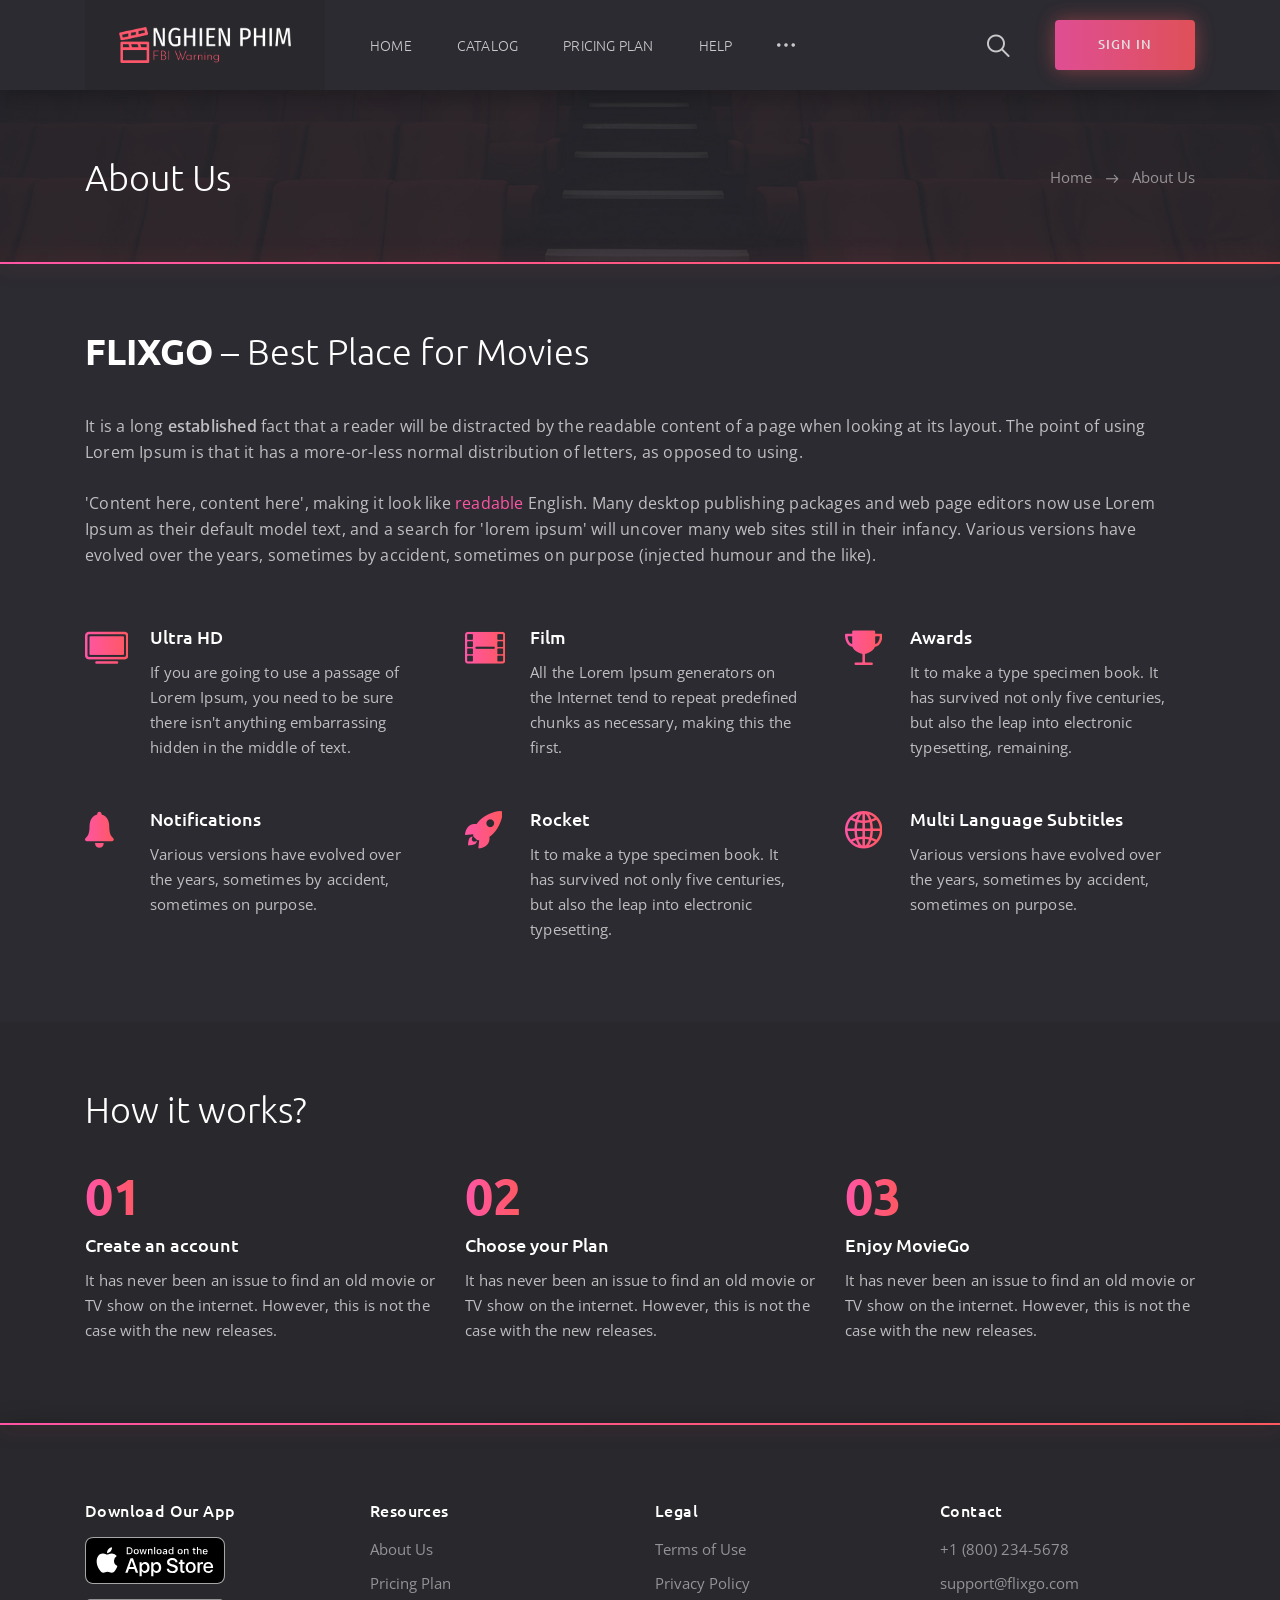
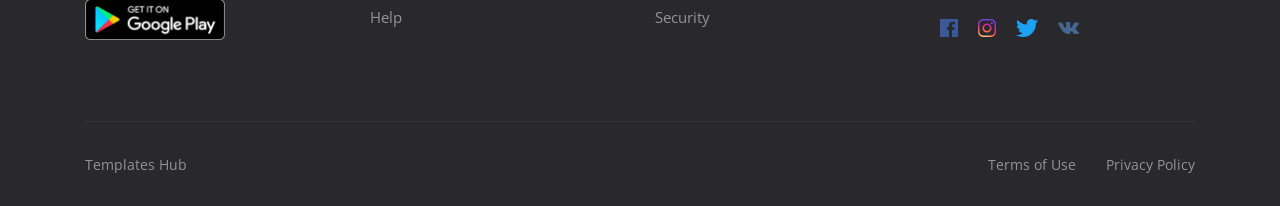
<file: Project Nghien Phim/about.html>
<!DOCTYPE html>
<html lang="en">

<head>
	<meta charset="utf-8">
	<meta name="viewport" content="width=device-width, initial-scale=1, shrink-to-fit=no">

	<!-- Font -->
	<link href="https://fonts.googleapis.com/css?family=Open+Sans:400,600%7CUbuntu:300,400,500,700" rel="stylesheet">

	<!-- CSS -->
	<link rel="stylesheet" href="css/bootstrap-reboot.min.css">
	<link rel="stylesheet" href="css/bootstrap-grid.min.css">
	<link rel="stylesheet" href="css/owl.carousel.min.css">
	<link rel="stylesheet" href="css/jquery.mCustomScrollbar.min.css">
	<link rel="stylesheet" href="css/nouislider.min.css">
	<link rel="stylesheet" href="css/ionicons.min.css">
	<link rel="stylesheet" href="css/plyr.css">
	<link rel="stylesheet" href="css/photoswipe.css">
	<link rel="stylesheet" href="css/default-skin.css">
	<link rel="stylesheet" href="css/main.css">

	<!-- Favicons -->
	<link rel="icon" type="image/png" href="icon/favicon-32x32.png" sizes="32x32">
	<link rel="apple-touch-icon" href="icon/favicon-32x32.png">
	<link rel="apple-touch-icon" sizes="72x72" href="icon/apple-touch-icon-72x72.png">
	<link rel="apple-touch-icon" sizes="114x114" href="icon/apple-touch-icon-114x114.png">
	<link rel="apple-touch-icon" sizes="144x144" href="icon/apple-touch-icon-144x144.png">

	<meta name="description" content="">
	<meta name="keywords" content="">
	<meta name="author" content="Dmitry Volkov">
	<title>Nghien Phim - Online Movie Service</title>

</head>
<body class="body">
	
	<!-- header -->
	<header class="header">
		<div class="header__wrap">
			<div class="container">
				<div class="row">
					<div class="col-12">
						<div class="header__content">
							<!-- header logo -->
							<a href="index.html" class="header__logo">
								<img src="icon/logofbi.png" alt="">
							</a>
							<!-- end header logo -->

							<!-- header nav -->
							<ul class="header__nav">
								<!-- dropdown -->
								<li class="header__nav-item">
									<a class="dropdown-toggle header__nav-link" href="#" role="button" id="dropdownMenuHome" data-toggle="dropdown" aria-haspopup="true" aria-expanded="false">Home</a>

									<ul class="dropdown-menu header__dropdown-menu" aria-labelledby="dropdownMenuHome">
										<li><a href="index.html">Home slideshow bg</a></li>
										<li><a href="index2.html">Home static bg</a></li>
									</ul>
								</li>
								<!-- end dropdown -->

								<!-- dropdown -->
								<li class="header__nav-item">
									<a class="dropdown-toggle header__nav-link" href="#" role="button" id="dropdownMenuCatalog" data-toggle="dropdown" aria-haspopup="true" aria-expanded="false">Catalog</a>

									<ul class="dropdown-menu header__dropdown-menu" aria-labelledby="dropdownMenuCatalog">
										<li><a href="catalog1.html">Catalog Grid</a></li>
										<li><a href="catalog2.html">Catalog List</a></li>
										<li><a href="details1.html">Details Movie</a></li>
										<li><a href="details2.html">Details TV Series</a></li>
									</ul>
								</li>
								<!-- end dropdown -->

								<li class="header__nav-item">
									<a href="pricing.html" class="header__nav-link">Pricing Plan</a>
								</li>

								<li class="header__nav-item">
									<a href="faq.html" class="header__nav-link">Help</a>
								</li>

								<!-- dropdown -->
								<li class="dropdown header__nav-item">
									<a class="dropdown-toggle header__nav-link header__nav-link--more" href="#" role="button" id="dropdownMenuMore" data-toggle="dropdown" aria-haspopup="true" aria-expanded="false"><i class="icon ion-ios-more"></i></a>

									<ul class="dropdown-menu header__dropdown-menu" aria-labelledby="dropdownMenuMore">
										<li><a href="about.html">About</a></li>
										<li><a href="signin.html">Sign In</a></li>
										<li><a href="signup.html">Sign Up</a></li>
										<li><a href="404.html">404 Page</a></li>
									</ul>
								</li>
								<!-- end dropdown -->
							</ul>
							<!-- end header nav -->

							<!-- header auth -->
							<div class="header__auth">
								<button class="header__search-btn" type="button">
									<i class="icon ion-ios-search"></i>
								</button>

								<a href="signin.html" class="header__sign-in">
									<i class="icon ion-ios-log-in"></i>
									<span>sign in</span>
								</a>
							</div>
							<!-- end header auth -->

							<!-- header menu btn -->
							<button class="header__btn" type="button">
								<span></span>
								<span></span>
								<span></span>
							</button>
							<!-- end header menu btn -->
						</div>
					</div>
				</div>
			</div>
		</div>

		<!-- header search -->
		<form action="#" class="header__search">
			<div class="container">
				<div class="row">
					<div class="col-12">
						<div class="header__search-content">
							<input type="text" placeholder="Search for a movie, TV Series that you are looking for">

							<button type="button">search</button>
						</div>
					</div>
				</div>
			</div>
		</form>
		<!-- end header search -->
	</header>
	<!-- end header -->

	<!-- page title -->
	<section class="section section--first section--bg" data-bg="img/section/section.jpg">
		<div class="container">
			<div class="row">
				<div class="col-12">
					<div class="section__wrap">
						<!-- section title -->
						<h2 class="section__title">About Us</h2>
						<!-- end section title -->

						<!-- breadcrumb -->
						<ul class="breadcrumb">
							<li class="breadcrumb__item"><a href="#">Home</a></li>
							<li class="breadcrumb__item breadcrumb__item--active">About Us</li>
						</ul>
						<!-- end breadcrumb -->
					</div>
				</div>
			</div>
		</div>
	</section>
	<!-- end page title -->

	<!-- about -->
	<section class="section">
		<div class="container">
			<div class="row">
				<!-- section title -->
				<div class="col-12">
					<h2 class="section__title"><b>FLIXGO</b> – Best Place for Movies</h2>
				</div>
				<!-- end section title -->

				<!-- section text -->
				<div class="col-12">
					<p class="section__text">It is a long <b>established</b> fact that a reader will be distracted by the readable content of a page when looking at its layout. The point of using Lorem Ipsum is that it has a more-or-less normal distribution of letters, as opposed to using.</p>

					<p class="section__text section__text--last-with-margin">'Content here, content here', making it look like <a href="#">readable</a> English. Many desktop publishing packages and web page editors now use Lorem Ipsum as their default model text, and a search for 'lorem ipsum' will uncover many web sites still in their infancy. Various versions have evolved over the years, sometimes by accident, sometimes on purpose (injected humour and the like).</p>
				</div>
				<!-- end section text -->

				<!-- feature -->
				<div class="col-12 col-md-6 col-lg-4">
					<div class="feature">
						<i class="icon ion-ios-tv feature__icon"></i>
						<h3 class="feature__title">Ultra HD</h3>
						<p class="feature__text">If you are going to use a passage of Lorem Ipsum, you need to be sure there isn't anything embarrassing hidden in the middle of text.</p>
					</div>
				</div>
				<!-- end feature -->

				<!-- feature -->
				<div class="col-12 col-md-6 col-lg-4">
					<div class="feature">
						<i class="icon ion-ios-film feature__icon"></i>
						<h3 class="feature__title">Film</h3>
						<p class="feature__text">All the Lorem Ipsum generators on the Internet tend to repeat predefined chunks as necessary, making this the first.</p>
					</div>
				</div>
				<!-- end feature -->

				<!-- feature -->
				<div class="col-12 col-md-6 col-lg-4">
					<div class="feature">
						<i class="icon ion-ios-trophy feature__icon"></i>
						<h3 class="feature__title">Awards</h3>
						<p class="feature__text">It to make a type specimen book. It has survived not only five centuries, but also the leap into electronic typesetting, remaining.</p>
					</div>
				</div>
				<!-- end feature -->

				<!-- feature -->
				<div class="col-12 col-md-6 col-lg-4">
					<div class="feature">
						<i class="icon ion-ios-notifications feature__icon"></i>
						<h3 class="feature__title">Notifications</h3>
						<p class="feature__text">Various versions have evolved over the years, sometimes by accident, sometimes on purpose.</p>
					</div>
				</div>
				<!-- end feature -->

				<!-- feature -->
				<div class="col-12 col-md-6 col-lg-4">
					<div class="feature">
						<i class="icon ion-ios-rocket feature__icon"></i>
						<h3 class="feature__title">Rocket</h3>
						<p class="feature__text">It to make a type specimen book. It has survived not only five centuries, but also the leap into electronic typesetting.</p>
					</div>
				</div>
				<!-- end feature -->

				<!-- feature -->
				<div class="col-12 col-md-6 col-lg-4">
					<div class="feature">
						<i class="icon ion-ios-globe feature__icon"></i>
						<h3 class="feature__title">Multi Language Subtitles </h3>
						<p class="feature__text">Various versions have evolved over the years, sometimes by accident, sometimes on purpose.</p>
					</div>
				</div>
				<!-- end feature -->
			</div>
		</div>
	</section>
	<!-- end about -->

	<!-- how it works -->
	<section class="section section--dark">
		<div class="container">
			<div class="row">
				<!-- section title -->
				<div class="col-12">
					<h2 class="section__title section__title--no-margin">How it works?</h2>
				</div>
				<!-- end section title -->

				<!-- how box -->
				<div class="col-12 col-md-6 col-lg-4">
					<div class="how">
						<span class="how__number">01</span>
						<h3 class="how__title">Create an account</h3>
						<p class="how__text">It has never been an issue to find an old movie or TV show on the internet. However, this is not the case with the new releases.</p>
					</div>
				</div>
				<!-- ebd how box -->

				<!-- how box -->
				<div class="col-12 col-md-6 col-lg-4">
					<div class="how">
						<span class="how__number">02</span>
						<h3 class="how__title">Choose your Plan</h3>
						<p class="how__text">It has never been an issue to find an old movie or TV show on the internet. However, this is not the case with the new releases.</p>
					</div>
				</div>
				<!-- ebd how box -->

				<!-- how box -->
				<div class="col-12 col-md-6 col-lg-4">
					<div class="how">
						<span class="how__number">03</span>
						<h3 class="how__title">Enjoy MovieGo</h3>
						<p class="how__text">It has never been an issue to find an old movie or TV show on the internet. However, this is not the case with the new releases.</p>
					</div>
				</div>
				<!-- ebd how box -->
			</div>
		</div>
	</section>
	<!-- end how it works -->
	<!-- footer -->
	<footer class="footer">
		<div class="container">
			<div class="row">
				<!-- footer list -->
				<div class="col-12 col-md-3">
					<h6 class="footer__title">Download Our App</h6>
					<ul class="footer__app">
						<li><a href="#"><img src="img/Download_on_the_App_Store_Badge.svg" alt=""></a></li>
						<li><a href="#"><img src="img/google-play-badge.png" alt=""></a></li>
					</ul>
				</div>
				<!-- end footer list -->

				<!-- footer list -->
				<div class="col-6 col-sm-4 col-md-3">
					<h6 class="footer__title">Resources</h6>
					<ul class="footer__list">
						<li><a href="#">About Us</a></li>
						<li><a href="#">Pricing Plan</a></li>
						<li><a href="#">Help</a></li>
					</ul>
				</div>
				<!-- end footer list -->

				<!-- footer list -->
				<div class="col-6 col-sm-4 col-md-3">
					<h6 class="footer__title">Legal</h6>
					<ul class="footer__list">
						<li><a href="#">Terms of Use</a></li>
						<li><a href="#">Privacy Policy</a></li>
						<li><a href="#">Security</a></li>
					</ul>
				</div>
				<!-- end footer list -->

				<!-- footer list -->
				<div class="col-12 col-sm-4 col-md-3">
					<h6 class="footer__title">Contact</h6>
					<ul class="footer__list">
						<li><a href="tel:+18002345678">+1 (800) 234-5678</a></li>
						<li><a href="mailto:support@moviego.com">support@flixgo.com</a></li>
					</ul>
					<ul class="footer__social">
						<li class="facebook"><a href="#"><i class="icon ion-logo-facebook"></i></a></li>
						<li class="instagram"><a href="#"><i class="icon ion-logo-instagram"></i></a></li>
						<li class="twitter"><a href="#"><i class="icon ion-logo-twitter"></i></a></li>
						<li class="vk"><a href="#"><i class="icon ion-logo-vk"></i></a></li>
					</ul>
				</div>
				<!-- end footer list -->

				<!-- footer copyright -->
				<div class="col-12">
					<div class="footer__copyright">
						<small><a target="_blank" href="https://www.templateshub.net">Templates Hub</a></small>

						<ul>
							<li><a href="#">Terms of Use</a></li>
							<li><a href="#">Privacy Policy</a></li>
						</ul>
					</div>
				</div>
				<!-- end footer copyright -->
			</div>
		</div>
	</footer>
	<!-- end footer -->

	<!-- JS -->
	<script src="js/jquery-3.3.1.min.js"></script>
	<script src="js/bootstrap.bundle.min.js"></script>
	<script src="js/owl.carousel.min.js"></script>
	<script src="js/jquery.mousewheel.min.js"></script>
	<script src="js/jquery.mCustomScrollbar.min.js"></script>
	<script src="js/wNumb.js"></script>
	<script src="js/nouislider.min.js"></script>
	<script src="js/plyr.min.js"></script>
	<script src="js/jquery.morelines.min.js"></script>
	<script src="js/photoswipe.min.js"></script>
	<script src="js/photoswipe-ui-default.min.js"></script>
	<script src="js/main.js"></script>
</body>

</html>
</file>
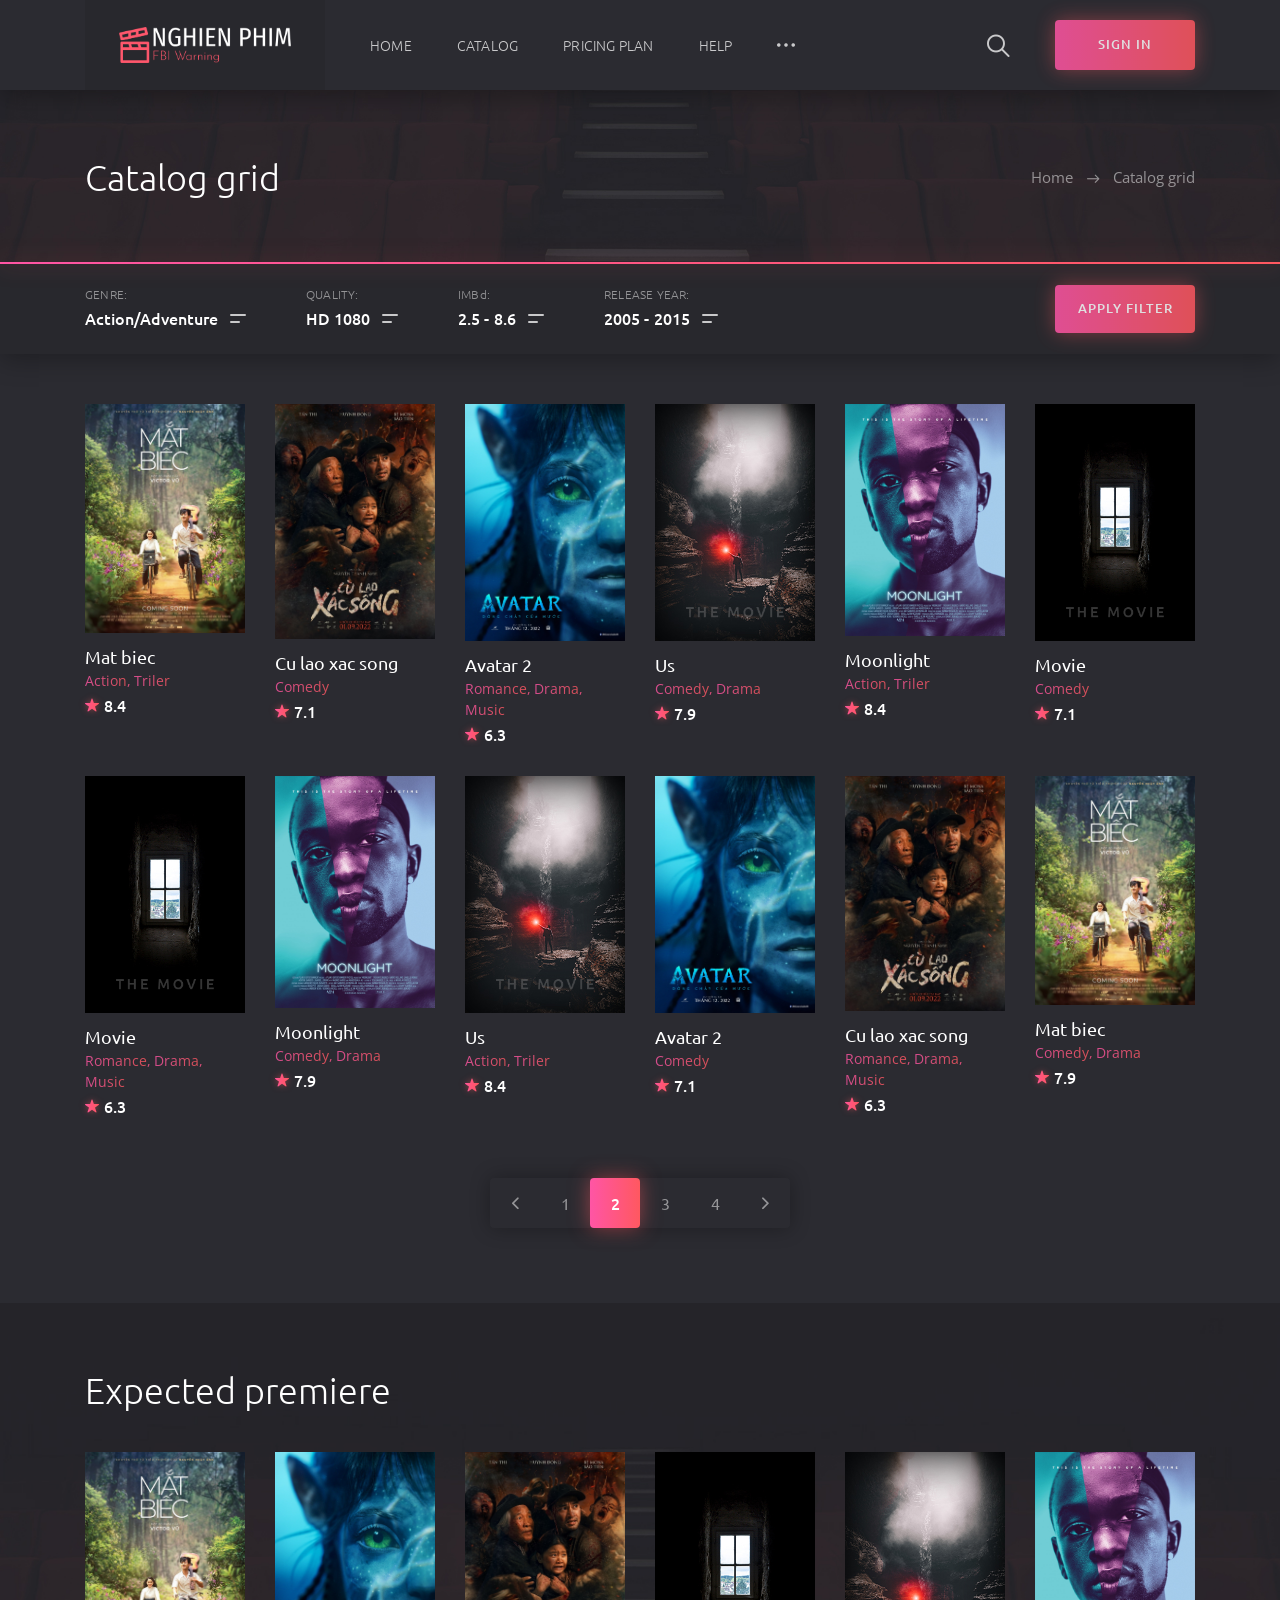
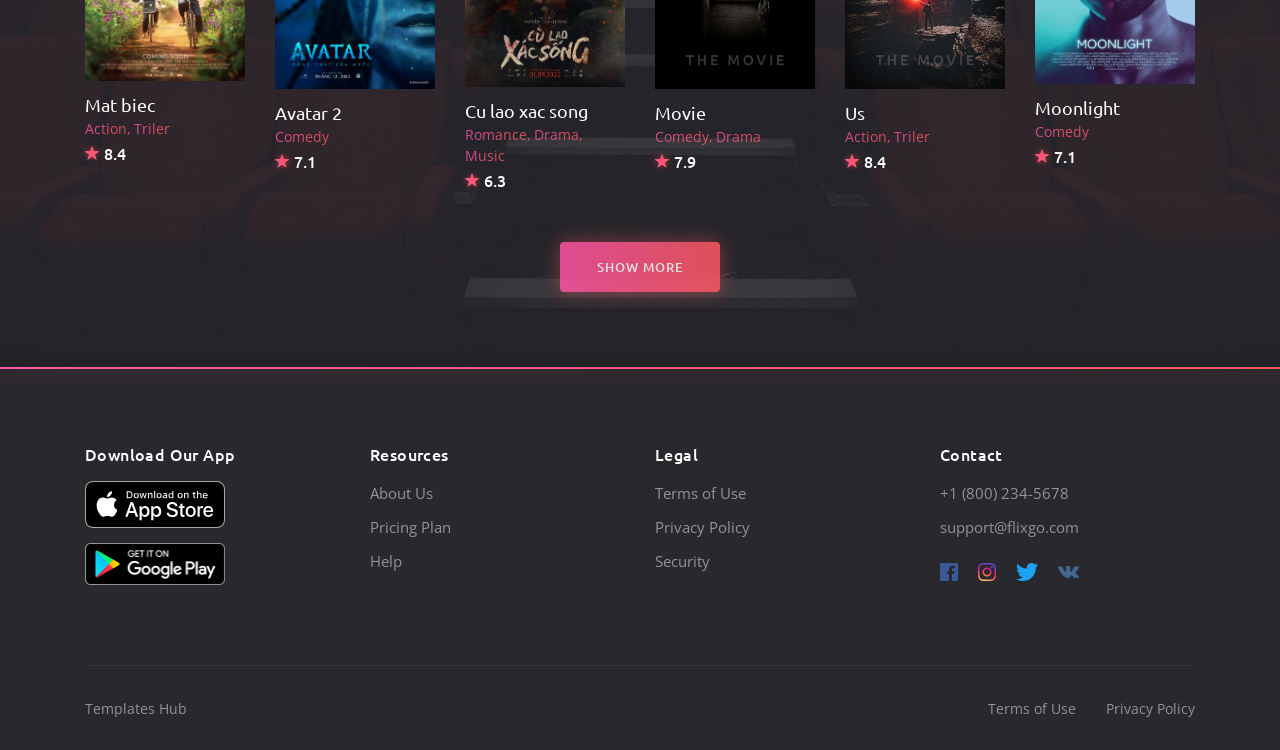
<file: Project Nghien Phim/catalog1.html>
<!DOCTYPE html>
<html lang="en">

<head>
	<meta charset="utf-8">
	<meta name="viewport" content="width=device-width, initial-scale=1, shrink-to-fit=no">

	<!-- Font -->
	<link href="https://fonts.googleapis.com/css?family=Open+Sans:400,600%7CUbuntu:300,400,500,700" rel="stylesheet">

	<!-- CSS -->
	<link rel="stylesheet" href="css/bootstrap-reboot.min.css">
	<link rel="stylesheet" href="css/bootstrap-grid.min.css">
	<link rel="stylesheet" href="css/owl.carousel.min.css">
	<link rel="stylesheet" href="css/jquery.mCustomScrollbar.min.css">
	<link rel="stylesheet" href="css/nouislider.min.css">
	<link rel="stylesheet" href="css/ionicons.min.css">
	<link rel="stylesheet" href="css/plyr.css">
	<link rel="stylesheet" href="css/photoswipe.css">
	<link rel="stylesheet" href="css/default-skin.css">
	<link rel="stylesheet" href="css/main.css">

	<!-- Favicons -->
	<link rel="icon" type="image/png" href="icon/favicon-32x32.png" sizes="32x32">
	<link rel="apple-touch-icon" href="icon/favicon-32x32.png">
	<link rel="apple-touch-icon" sizes="72x72" href="icon/apple-touch-icon-72x72.png">
	<link rel="apple-touch-icon" sizes="114x114" href="icon/apple-touch-icon-114x114.png">
	<link rel="apple-touch-icon" sizes="144x144" href="icon/apple-touch-icon-144x144.png">

	<meta name="description" content="">
	<meta name="keywords" content="">
	<meta name="author" content="Dmitry Volkov">
	<title>Nghien Phim - Online Movie Service</title>

</head>
<body class="body">

<!-- header -->
<header class="header">
	<div class="header__wrap">
		<div class="container">
			<div class="row">
				<div class="col-12">
					<div class="header__content">
						<!-- header logo -->
						<a href="index.html" class="header__logo">
							<img src="icon/logofbi.png" alt="">
						</a>
						<!-- end header logo -->

						<!-- header nav -->
						<ul class="header__nav">
							<!-- dropdown -->
							<li class="header__nav-item">
								<a class="dropdown-toggle header__nav-link" href="#" role="button" id="dropdownMenuHome" data-toggle="dropdown" aria-haspopup="true" aria-expanded="false">Home</a>

								<ul class="dropdown-menu header__dropdown-menu" aria-labelledby="dropdownMenuHome">
									<li><a href="index.html">Home slideshow bg</a></li>
									<li><a href="index2.html">Home static bg</a></li>
								</ul>
							</li>
							<!-- end dropdown -->

							<!-- dropdown -->
							<li class="header__nav-item">
								<a class="dropdown-toggle header__nav-link" href="#" role="button" id="dropdownMenuCatalog" data-toggle="dropdown" aria-haspopup="true" aria-expanded="false">Catalog</a>

								<ul class="dropdown-menu header__dropdown-menu" aria-labelledby="dropdownMenuCatalog">
									<li><a href="catalog1.html">Catalog Grid</a></li>
									<li><a href="catalog2.html">Catalog List</a></li>
									<li><a href="details1.html">Details Movie</a></li>
									<li><a href="details2.html">Details TV Series</a></li>
								</ul>
							</li>
							<!-- end dropdown -->

							<li class="header__nav-item">
								<a href="pricing.html" class="header__nav-link">Pricing Plan</a>
							</li>

							<li class="header__nav-item">
								<a href="faq.html" class="header__nav-link">Help</a>
							</li>

							<!-- dropdown -->
							<li class="dropdown header__nav-item">
								<a class="dropdown-toggle header__nav-link header__nav-link--more" href="#" role="button" id="dropdownMenuMore" data-toggle="dropdown" aria-haspopup="true" aria-expanded="false"><i class="icon ion-ios-more"></i></a>

								<ul class="dropdown-menu header__dropdown-menu" aria-labelledby="dropdownMenuMore">
									<li><a href="about.html">About</a></li>
									<li><a href="signin.html">Sign In</a></li>
									<li><a href="signup.html">Sign Up</a></li>
									<li><a href="404.html">404 Page</a></li>
								</ul>
							</li>
							<!-- end dropdown -->
						</ul>
						<!-- end header nav -->

						<!-- header auth -->
						<div class="header__auth">
							<button class="header__search-btn" type="button">
								<i class="icon ion-ios-search"></i>
							</button>

							<a href="signin.html" class="header__sign-in">
								<i class="icon ion-ios-log-in"></i>
								<span>sign in</span>
							</a>
						</div>
						<!-- end header auth -->

						<!-- header menu btn -->
						<button class="header__btn" type="button">
							<span></span>
							<span></span>
							<span></span>
						</button>
						<!-- end header menu btn -->
					</div>
				</div>
			</div>
		</div>
	</div>

	<!-- header search -->
	<form action="#" class="header__search">
		<div class="container">
			<div class="row">
				<div class="col-12">
					<div class="header__search-content">
						<input type="text" placeholder="Search for a movie, TV Series that you are looking for">

						<button type="button">search</button>
					</div>
				</div>
			</div>
		</div>
	</form>
	<!-- end header search -->
</header>
<!-- end header -->

<!-- page title -->
<section class="section section--first section--bg" data-bg="img/section/section.jpg">
	<div class="container">
		<div class="row">
			<div class="col-12">
				<div class="section__wrap">
					<!-- section title -->
					<h2 class="section__title">Catalog grid</h2>
					<!-- end section title -->

					<!-- breadcrumb -->
					<ul class="breadcrumb">
						<li class="breadcrumb__item"><a href="#">Home</a></li>
						<li class="breadcrumb__item breadcrumb__item--active">Catalog grid</li>
					</ul>
					<!-- end breadcrumb -->
				</div>
			</div>
		</div>
	</div>
</section>
<!-- end page title -->

<!-- filter -->
<div class="filter">
	<div class="container">
		<div class="row">
			<div class="col-12">
				<div class="filter__content">
					<div class="filter__items">
						<!-- filter item -->
						<div class="filter__item" id="filter__genre">
							<span class="filter__item-label">GENRE:</span>

							<div class="filter__item-btn dropdown-toggle" role="navigation" id="filter-genre" data-toggle="dropdown" aria-haspopup="true" aria-expanded="false">
								<input type="button" value="Action/Adventure">
								<span></span>
							</div>

							<ul class="filter__item-menu dropdown-menu scrollbar-dropdown" aria-labelledby="filter-genre">
								<li>Action/Adventure</li>
								<li>Animals</li>
								<li>Animation</li>
								<li>Biography</li>
								<li>Comedy</li>
								<li>Cooking</li>
								<li>Dance</li>
								<li>Documentary</li>
								<li>Drama</li>
								<li>Education</li>
								<li>Entertainment</li>
								<li>Family</li>
								<li>Fantasy</li>
								<li>History</li>
								<li>Horror</li>
								<li>Independent</li>
								<li>International</li>
								<li>Kids</li>
								<li>Kids & Family</li>
								<li>Medical</li>
								<li>Military/War</li>
								<li>Music</li>
								<li>Musical</li>
								<li>Mystery/Crime</li>
								<li>Nature</li>
								<li>Paranormal</li>
								<li>Politics</li>
								<li>Racing</li>
								<li>Romance</li>
								<li>Sci-Fi/Horror</li>
								<li>Science</li>
								<li>Science Fiction</li>
								<li>Science/Nature</li>
								<li>Spanish</li>
								<li>Travel</li>
								<li>Western</li>
							</ul>
						</div>
						<!-- end filter item -->

						<!-- filter item -->
						<div class="filter__item" id="filter__quality">
							<span class="filter__item-label">QUALITY:</span>

							<div class="filter__item-btn dropdown-toggle" role="navigation" id="filter-quality" data-toggle="dropdown" aria-haspopup="true" aria-expanded="false">
								<input type="button" value="HD 1080">
								<span></span>
							</div>

							<ul class="filter__item-menu dropdown-menu scrollbar-dropdown" aria-labelledby="filter-quality">
								<li>HD 1080</li>
								<li>HD 720</li>
								<li>DVD</li>
								<li>TS</li>
							</ul>
						</div>
						<!-- end filter item -->

						<!-- filter item -->
						<div class="filter__item" id="filter__rate">
							<span class="filter__item-label">IMBd:</span>

							<div class="filter__item-btn dropdown-toggle" role="button" id="filter-rate" data-toggle="dropdown" aria-haspopup="true" aria-expanded="false">
								<div class="filter__range">
									<div id="filter__imbd-start"></div>
									<div id="filter__imbd-end"></div>
								</div>
								<span></span>
							</div>

							<div class="filter__item-menu filter__item-menu--range dropdown-menu" aria-labelledby="filter-rate">
								<div id="filter__imbd"></div>
							</div>
						</div>
						<!-- end filter item -->

						<!-- filter item -->
						<div class="filter__item" id="filter__year">
							<span class="filter__item-label">RELEASE YEAR:</span>

							<div class="filter__item-btn dropdown-toggle" role="button" id="filter-year" data-toggle="dropdown" aria-haspopup="true" aria-expanded="false">
								<div class="filter__range">
									<div id="filter__years-start"></div>
									<div id="filter__years-end"></div>
								</div>
								<span></span>
							</div>

							<div class="filter__item-menu filter__item-menu--range dropdown-menu" aria-labelledby="filter-year">
								<div id="filter__years"></div>
							</div>
						</div>
						<!-- end filter item -->
					</div>

					<!-- filter btn -->
					<button class="filter__btn" type="button">apply filter</button>
					<!-- end filter btn -->
				</div>
			</div>
		</div>
	</div>
</div>
<!-- end filter -->

<!-- catalog -->
<div class="catalog">
	<div class="container">
		<div class="row">
			<!-- card -->
			<div class="col-6 col-sm-4 col-lg-3 col-xl-2">
				<div class="card">
					<div class="card__cover">
						<img src="img/covers/cover.jpg" alt="">
						<a href="#" class="card__play">
							<i class="icon ion-ios-play"></i>
						</a>
					</div>
					<div class="card__content">
						<h3 class="card__title"><a href="#">Mat biec</a></h3>
						<span class="card__category">
								<a href="#">Action</a>
								<a href="#">Triler</a>
							</span>
						<span class="card__rate"><i class="icon ion-ios-star"></i>8.4</span>
					</div>
				</div>
			</div>
			<!-- end card -->

			<!-- card -->
			<div class="col-6 col-sm-4 col-lg-3 col-xl-2">
				<div class="card">
					<div class="card__cover">
						<img src="img/covers/cover2.jpg" alt="">
						<a href="#" class="card__play">
							<i class="icon ion-ios-play"></i>
						</a>
					</div>
					<div class="card__content">
						<h3 class="card__title"><a href="#">Cu lao xac song</a></h3>
						<span class="card__category">
								<a href="#">Comedy</a>
							</span>
						<span class="card__rate"><i class="icon ion-ios-star"></i>7.1</span>
					</div>
				</div>
			</div>
			<!-- end card -->

			<!-- card -->
			<div class="col-6 col-sm-4 col-lg-3 col-xl-2">
				<div class="card">
					<div class="card__cover">
						<img src="img/covers/cover3.jpg" alt="">
						<a href="#" class="card__play">
							<i class="icon ion-ios-play"></i>
						</a>
					</div>
					<div class="card__content">
						<h3 class="card__title"><a href="#">Avatar 2</a></h3>
						<span class="card__category">
								<a href="#">Romance</a>
								<a href="#">Drama</a>
								<a href="#">Music</a>
							</span>
						<span class="card__rate"><i class="icon ion-ios-star"></i>6.3</span>
					</div>
				</div>
			</div>
			<!-- end card -->

			<!-- card -->
			<div class="col-6 col-sm-4 col-lg-3 col-xl-2">
				<div class="card">
					<div class="card__cover">
						<img src="img/covers/cover4.jpg" alt="">
						<a href="#" class="card__play">
							<i class="icon ion-ios-play"></i>
						</a>
					</div>
					<div class="card__content">
						<h3 class="card__title"><a href="#">Us</a></h3>
						<span class="card__category">
								<a href="#">Comedy</a>
								<a href="#">Drama</a>
							</span>
						<span class="card__rate"><i class="icon ion-ios-star"></i>7.9</span>
					</div>
				</div>
			</div>
			<!-- end card -->

			<!-- card -->
			<div class="col-6 col-sm-4 col-lg-3 col-xl-2">
				<div class="card">
					<div class="card__cover">
						<img src="img/covers/cover5.jpg" alt="">
						<a href="#" class="card__play">
							<i class="icon ion-ios-play"></i>
						</a>
					</div>
					<div class="card__content">
						<h3 class="card__title"><a href="#">Moonlight</a></h3>
						<span class="card__category">
								<a href="#">Action</a>
								<a href="#">Triler</a>
							</span>
						<span class="card__rate"><i class="icon ion-ios-star"></i>8.4</span>
					</div>
				</div>
			</div>
			<!-- end card -->

			<!-- card -->
			<div class="col-6 col-sm-4 col-lg-3 col-xl-2">
				<div class="card">
					<div class="card__cover">
						<img src="img/covers/cover6.jpg" alt="">
						<a href="#" class="card__play">
							<i class="icon ion-ios-play"></i>
						</a>
					</div>
					<div class="card__content">
						<h3 class="card__title"><a href="#">Movie</a></h3>
						<span class="card__category">
								<a href="#">Comedy</a>
							</span>
						<span class="card__rate"><i class="icon ion-ios-star"></i>7.1</span>
					</div>
				</div>
			</div>
			<!-- end card -->

			<!-- card -->
			<div class="col-6 col-sm-4 col-lg-3 col-xl-2">
				<div class="card">
					<div class="card__cover">
						<img src="img/covers/cover6.jpg" alt="">
						<a href="#" class="card__play">
							<i class="icon ion-ios-play"></i>
						</a>
					</div>
					<div class="card__content">
						<h3 class="card__title"><a href="#">Movie</a></h3>
						<span class="card__category">
								<a href="#">Romance</a>
								<a href="#">Drama</a>
								<a href="#">Music</a>
							</span>
						<span class="card__rate"><i class="icon ion-ios-star"></i>6.3</span>
					</div>
				</div>
			</div>
			<!-- end card -->

			<!-- card -->
			<div class="col-6 col-sm-4 col-lg-3 col-xl-2">
				<div class="card">
					<div class="card__cover">
						<img src="img/covers/cover5.jpg" alt="">
						<a href="#" class="card__play">
							<i class="icon ion-ios-play"></i>
						</a>
					</div>
					<div class="card__content">
						<h3 class="card__title"><a href="#">Moonlight</a></h3>
						<span class="card__category">
								<a href="#">Comedy</a>
								<a href="#">Drama</a>
							</span>
						<span class="card__rate"><i class="icon ion-ios-star"></i>7.9</span>
					</div>
				</div>
			</div>
			<!-- end card -->

			<!-- card -->
			<div class="col-6 col-sm-4 col-lg-3 col-xl-2">
				<div class="card">
					<div class="card__cover">
						<img src="img/covers/cover4.jpg" alt="">
						<a href="#" class="card__play">
							<i class="icon ion-ios-play"></i>
						</a>
					</div>
					<div class="card__content">
						<h3 class="card__title"><a href="#">Us</a></h3>
						<span class="card__category">
								<a href="#">Action</a>
								<a href="#">Triler</a>
							</span>
						<span class="card__rate"><i class="icon ion-ios-star"></i>8.4</span>
					</div>
				</div>
			</div>
			<!-- end card -->

			<!-- card -->
			<div class="col-6 col-sm-4 col-lg-3 col-xl-2">
				<div class="card">
					<div class="card__cover">
						<img src="img/covers/cover3.jpg" alt="">
						<a href="#" class="card__play">
							<i class="icon ion-ios-play"></i>
						</a>
					</div>
					<div class="card__content">
						<h3 class="card__title"><a href="#">Avatar 2</a></h3>
						<span class="card__category">
								<a href="#">Comedy</a>
							</span>
						<span class="card__rate"><i class="icon ion-ios-star"></i>7.1</span>
					</div>
				</div>
			</div>
			<!-- end card -->

			<!-- card -->
			<div class="col-6 col-sm-4 col-lg-3 col-xl-2">
				<div class="card">
					<div class="card__cover">
						<img src="img/covers/cover2.jpg" alt="">
						<a href="#" class="card__play">
							<i class="icon ion-ios-play"></i>
						</a>
					</div>
					<div class="card__content">
						<h3 class="card__title"><a href="#">Cu lao xac song</a></h3>
						<span class="card__category">
								<a href="#">Romance</a>
								<a href="#">Drama</a>
								<a href="#">Music</a>
							</span>
						<span class="card__rate"><i class="icon ion-ios-star"></i>6.3</span>
					</div>
				</div>
			</div>
			<!-- end card -->

			<!-- card -->
			<div class="col-6 col-sm-4 col-lg-3 col-xl-2">
				<div class="card">
					<div class="card__cover">
						<img src="img/covers/cover.jpg" alt="">
						<a href="#" class="card__play">
							<i class="icon ion-ios-play"></i>
						</a>
					</div>
					<div class="card__content">
						<h3 class="card__title"><a href="#">Mat biec</a></h3>
						<span class="card__category">
								<a href="#">Comedy</a>
								<a href="#">Drama</a>
							</span>
						<span class="card__rate"><i class="icon ion-ios-star"></i>7.9</span>
					</div>
				</div>
			</div>
			<!-- end card -->

			<!-- paginator -->
			<div class="col-12">
				<ul class="paginator">
					<li class="paginator__item paginator__item--prev">
						<a href="#"><i class="icon ion-ios-arrow-back"></i></a>
					</li>
					<li class="paginator__item"><a href="#">1</a></li>
					<li class="paginator__item paginator__item--active"><a href="#">2</a></li>
					<li class="paginator__item"><a href="#">3</a></li>
					<li class="paginator__item"><a href="#">4</a></li>
					<li class="paginator__item paginator__item--next">
						<a href="#"><i class="icon ion-ios-arrow-forward"></i></a>
					</li>
				</ul>
			</div>
			<!-- end paginator -->
		</div>
	</div>
</div>
<!-- end catalog -->

<!-- expected premiere -->
<section class="section section--bg" data-bg="img/section/section.jpg">
	<div class="container">
		<div class="row">
			<!-- section title -->
			<div class="col-12">
				<h2 class="section__title">Expected premiere</h2>
			</div>
			<!-- end section title -->

			<!-- card -->
			<div class="col-6 col-sm-4 col-lg-3 col-xl-2">
				<div class="card">
					<div class="card__cover">
						<img src="img/covers/cover.jpg" alt="">
						<a href="#" class="card__play">
							<i class="icon ion-ios-play"></i>
						</a>
					</div>
					<div class="card__content">
						<h3 class="card__title"><a href="#">Mat biec</a></h3>
						<span class="card__category">
								<a href="#">Action</a>
								<a href="#">Triler</a>
							</span>
						<span class="card__rate"><i class="icon ion-ios-star"></i>8.4</span>
					</div>
				</div>
			</div>
			<!-- end card -->

			<!-- card -->
			<div class="col-6 col-sm-4 col-lg-3 col-xl-2">
				<div class="card">
					<div class="card__cover">
						<img src="img/covers/cover3.jpg" alt="">
						<a href="#" class="card__play">
							<i class="icon ion-ios-play"></i>
						</a>
					</div>
					<div class="card__content">
						<h3 class="card__title"><a href="#">Avatar 2</a></h3>
						<span class="card__category">
								<a href="#">Comedy</a>
							</span>
						<span class="card__rate"><i class="icon ion-ios-star"></i>7.1</span>
					</div>
				</div>
			</div>
			<!-- end card -->

			<!-- card -->
			<div class="col-6 col-sm-4 col-lg-3 col-xl-2">
				<div class="card">
					<div class="card__cover">
						<img src="img/covers/cover2.jpg" alt="">
						<a href="#" class="card__play">
							<i class="icon ion-ios-play"></i>
						</a>
					</div>
					<div class="card__content">
						<h3 class="card__title"><a href="#">Cu lao xac song</a></h3>
						<span class="card__category">
								<a href="#">Romance</a>
								<a href="#">Drama</a>
								<a href="#">Music</a>
							</span>
						<span class="card__rate"><i class="icon ion-ios-star"></i>6.3</span>
					</div>
				</div>
			</div>
			<!-- end card -->

			<!-- card -->
			<div class="col-6 col-sm-4 col-lg-3 col-xl-2">
				<div class="card">
					<div class="card__cover">
						<img src="img/covers/cover6.jpg" alt="">
						<a href="#" class="card__play">
							<i class="icon ion-ios-play"></i>
						</a>
					</div>
					<div class="card__content">
						<h3 class="card__title"><a href="#">Movie</a></h3>
						<span class="card__category">
								<a href="#">Comedy</a>
								<a href="#">Drama</a>
							</span>
						<span class="card__rate"><i class="icon ion-ios-star"></i>7.9</span>
					</div>
				</div>
			</div>
			<!-- end card -->

			<!-- card -->
			<div class="col-6 col-sm-4 col-lg-3 col-xl-2">
				<div class="card">
					<div class="card__cover">
						<img src="img/covers/cover4.jpg" alt="">
						<a href="#" class="card__play">
							<i class="icon ion-ios-play"></i>
						</a>
					</div>
					<div class="card__content">
						<h3 class="card__title"><a href="#">Us</a></h3>
						<span class="card__category">
								<a href="#">Action</a>
								<a href="#">Triler</a>
							</span>
						<span class="card__rate"><i class="icon ion-ios-star"></i>8.4</span>
					</div>
				</div>
			</div>
			<!-- end card -->

			<!-- card -->
			<div class="col-6 col-sm-4 col-lg-3 col-xl-2">
				<div class="card">
					<div class="card__cover">
						<img src="img/covers/cover5.jpg" alt="">
						<a href="#" class="card__play">
							<i class="icon ion-ios-play"></i>
						</a>
					</div>
					<div class="card__content">
						<h3 class="card__title"><a href="#">Moonlight</a></h3>
						<span class="card__category">
								<a href="#">Comedy</a>
							</span>
						<span class="card__rate"><i class="icon ion-ios-star"></i>7.1</span>
					</div>
				</div>
			</div>
			<!-- end card -->

			<!-- section btn -->
			<div class="col-12">
				<a href="#" class="section__btn">Show more</a>
			</div>
			<!-- end section btn -->
		</div>
	</div>
</section>
<!-- end expected premiere -->

<!-- footer -->
<footer class="footer">
	<div class="container">
		<div class="row">
			<!-- footer list -->
			<div class="col-12 col-md-3">
				<h6 class="footer__title">Download Our App</h6>
				<ul class="footer__app">
					<li><a href="#"><img src="img/Download_on_the_App_Store_Badge.svg" alt=""></a></li>
					<li><a href="#"><img src="img/google-play-badge.png" alt=""></a></li>
				</ul>
			</div>
			<!-- end footer list -->

			<!-- footer list -->
			<div class="col-6 col-sm-4 col-md-3">
				<h6 class="footer__title">Resources</h6>
				<ul class="footer__list">
					<li><a href="#">About Us</a></li>
					<li><a href="#">Pricing Plan</a></li>
					<li><a href="#">Help</a></li>
				</ul>
			</div>
			<!-- end footer list -->

			<!-- footer list -->
			<div class="col-6 col-sm-4 col-md-3">
				<h6 class="footer__title">Legal</h6>
				<ul class="footer__list">
					<li><a href="#">Terms of Use</a></li>
					<li><a href="#">Privacy Policy</a></li>
					<li><a href="#">Security</a></li>
				</ul>
			</div>
			<!-- end footer list -->

			<!-- footer list -->
			<div class="col-12 col-sm-4 col-md-3">
				<h6 class="footer__title">Contact</h6>
				<ul class="footer__list">
					<li><a href="tel:+18002345678">+1 (800) 234-5678</a></li>
					<li><a href="mailto:support@moviego.com">support@flixgo.com</a></li>
				</ul>
				<ul class="footer__social">
					<li class="facebook"><a href="#"><i class="icon ion-logo-facebook"></i></a></li>
					<li class="instagram"><a href="#"><i class="icon ion-logo-instagram"></i></a></li>
					<li class="twitter"><a href="#"><i class="icon ion-logo-twitter"></i></a></li>
					<li class="vk"><a href="#"><i class="icon ion-logo-vk"></i></a></li>
				</ul>
			</div>
			<!-- end footer list -->

			<!-- footer copyright -->
			<div class="col-12">
				<div class="footer__copyright">
					<small><a target="_blank" href="https://www.templateshub.net">Templates Hub</a></small>

					<ul>
						<li><a href="#">Terms of Use</a></li>
						<li><a href="#">Privacy Policy</a></li>
					</ul>
				</div>
			</div>
			<!-- end footer copyright -->
		</div>
	</div>
</footer>
<!-- end footer -->

<!-- JS -->
<script src="js/jquery-3.3.1.min.js"></script>
<script src="js/bootstrap.bundle.min.js"></script>
<script src="js/owl.carousel.min.js"></script>
<script src="js/jquery.mousewheel.min.js"></script>
<script src="js/jquery.mCustomScrollbar.min.js"></script>
<script src="js/wNumb.js"></script>
<script src="js/nouislider.min.js"></script>
<script src="js/plyr.min.js"></script>
<script src="js/jquery.morelines.min.js"></script>
<script src="js/photoswipe.min.js"></script>
<script src="js/photoswipe-ui-default.min.js"></script>
<script src="js/main.js"></script>
</body>

</html>
</file>
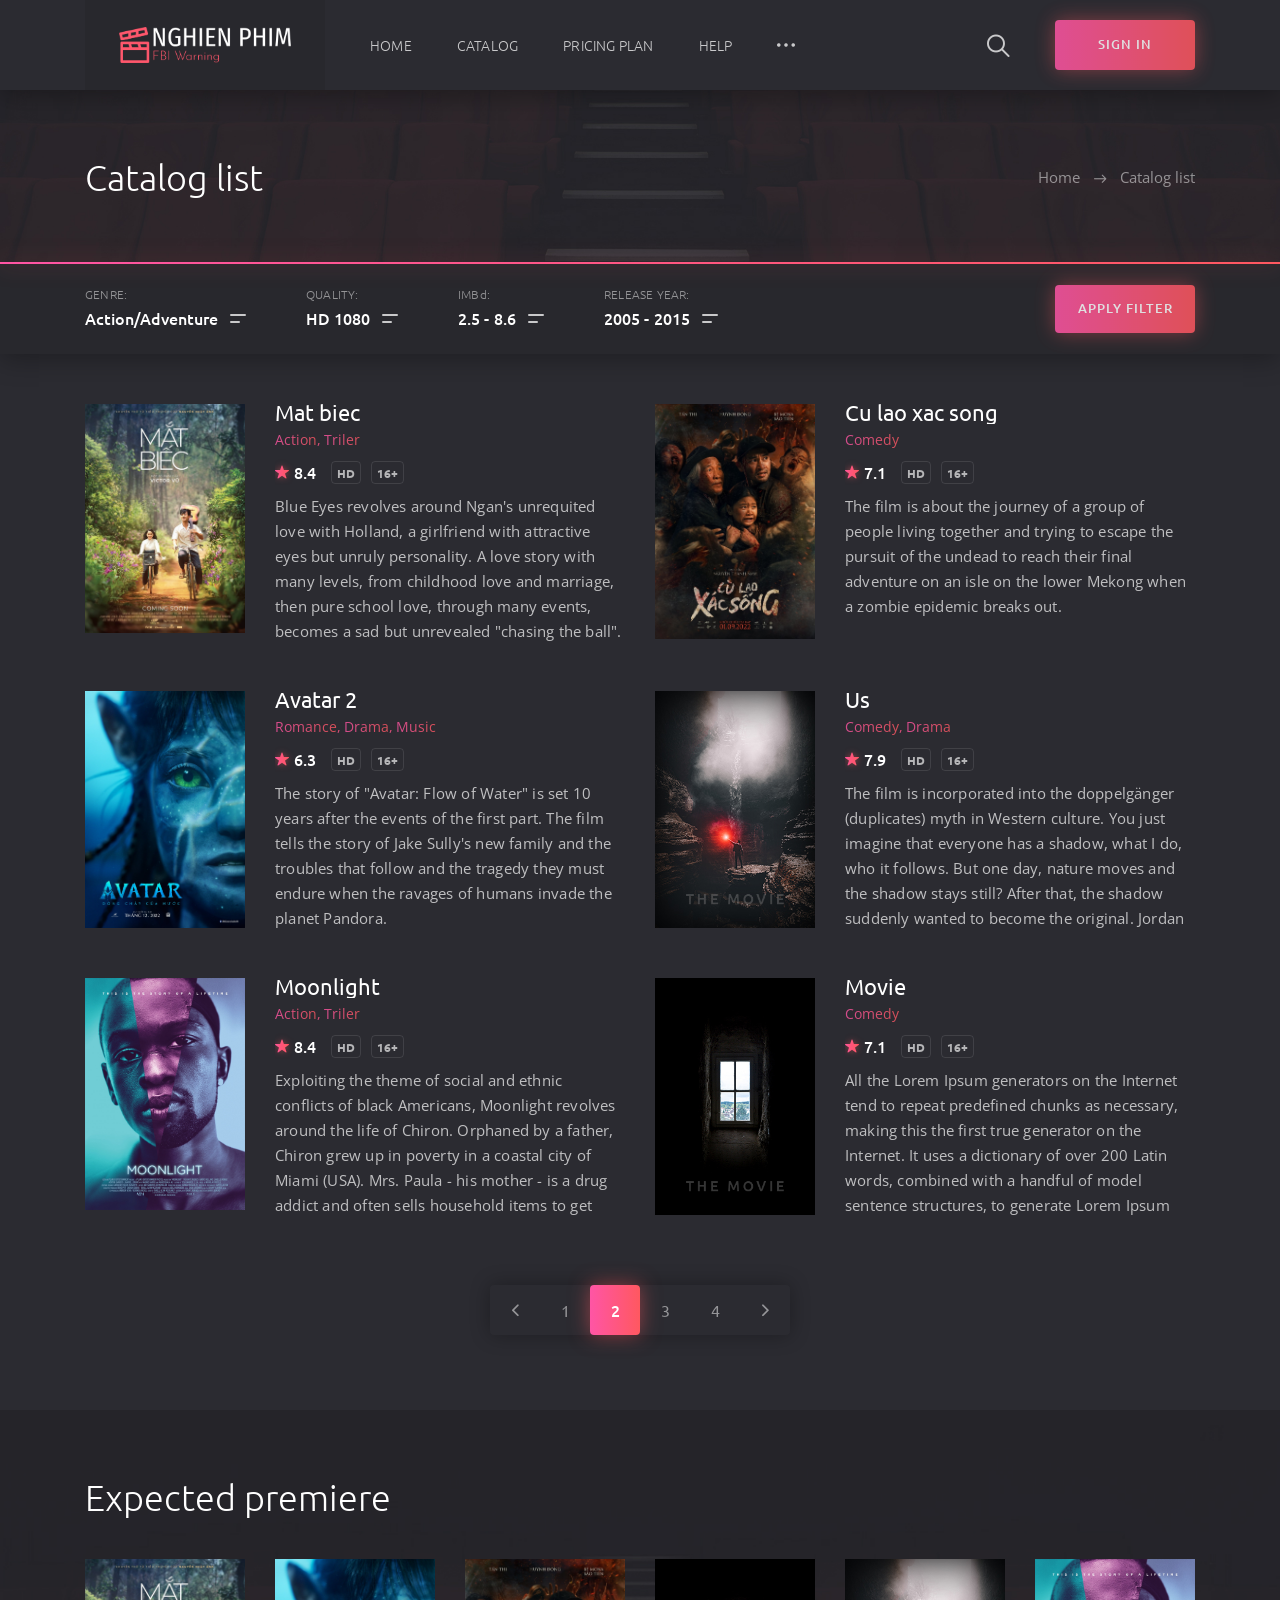
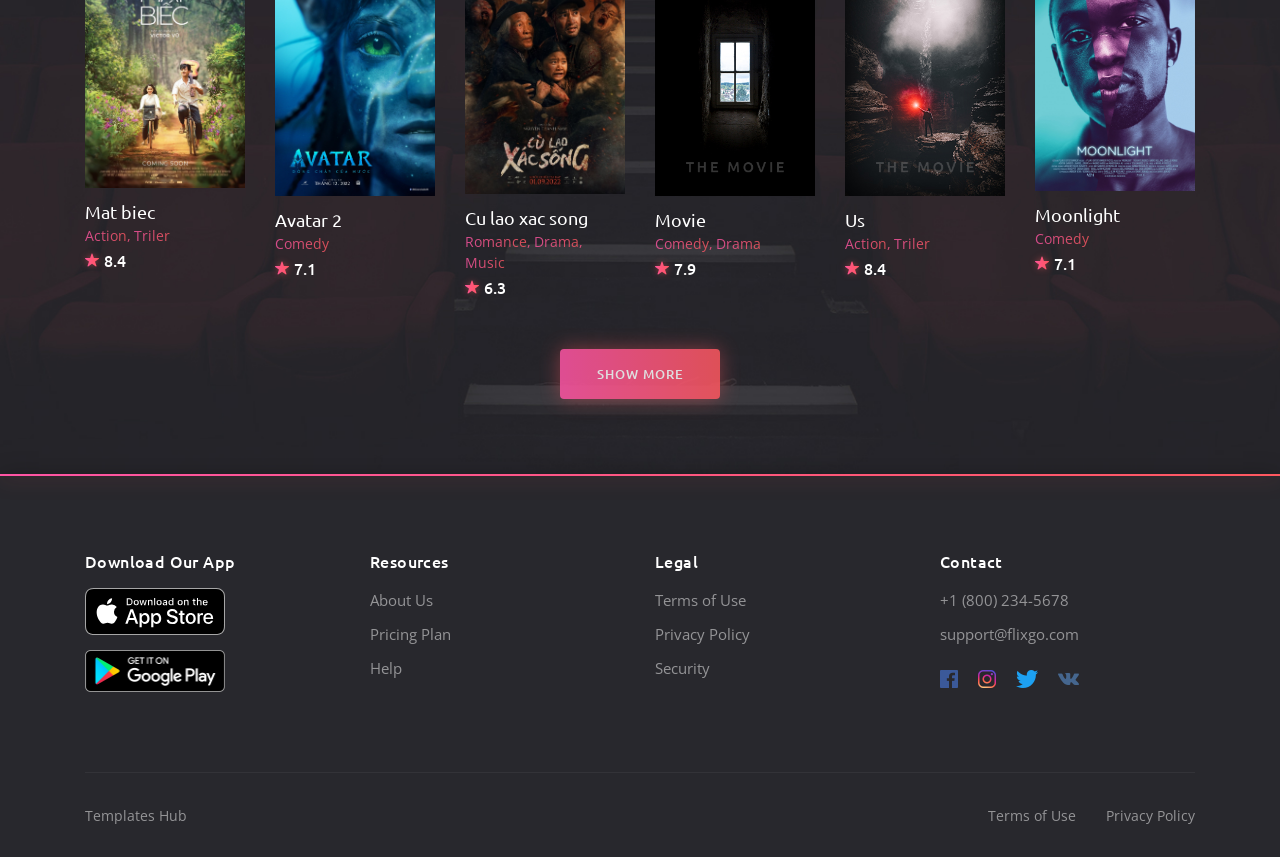
<file: Project Nghien Phim/catalog2.html>
<!DOCTYPE html>
<html lang="en">

<head>
	<meta charset="utf-8">
	<meta name="viewport" content="width=device-width, initial-scale=1, shrink-to-fit=no">

	<!-- Font -->
	<link href="https://fonts.googleapis.com/css?family=Open+Sans:400,600%7CUbuntu:300,400,500,700" rel="stylesheet">

	<!-- CSS -->
	<link rel="stylesheet" href="css/bootstrap-reboot.min.css">
	<link rel="stylesheet" href="css/bootstrap-grid.min.css">
	<link rel="stylesheet" href="css/owl.carousel.min.css">
	<link rel="stylesheet" href="css/jquery.mCustomScrollbar.min.css">
	<link rel="stylesheet" href="css/nouislider.min.css">
	<link rel="stylesheet" href="css/ionicons.min.css">
	<link rel="stylesheet" href="css/plyr.css">
	<link rel="stylesheet" href="css/photoswipe.css">
	<link rel="stylesheet" href="css/default-skin.css">
	<link rel="stylesheet" href="css/main.css">

	<!-- Favicons -->
	<link rel="icon" type="image/png" href="icon/favicon-32x32.png" sizes="32x32">
	<link rel="apple-touch-icon" href="icon/favicon-32x32.png">
	<link rel="apple-touch-icon" sizes="72x72" href="icon/apple-touch-icon-72x72.png">
	<link rel="apple-touch-icon" sizes="114x114" href="icon/apple-touch-icon-114x114.png">
	<link rel="apple-touch-icon" sizes="144x144" href="icon/apple-touch-icon-144x144.png">

	<meta name="description" content="">
	<meta name="keywords" content="">
	<meta name="author" content="Dmitry Volkov">
	<title>Nghien Phim - Online Movie Service</title>

</head>
<body class="body">

<!-- header -->
<header class="header">
	<div class="header__wrap">
		<div class="container">
			<div class="row">
				<div class="col-12">
					<div class="header__content">
						<!-- header logo -->
						<a href="index.html" class="header__logo">
							<img src="icon/logofbi.png" alt="">
						</a>
						<!-- end header logo -->

						<!-- header nav -->
						<ul class="header__nav">
							<!-- dropdown -->
							<li class="header__nav-item">
								<a class="dropdown-toggle header__nav-link" href="#" role="button" id="dropdownMenuHome" data-toggle="dropdown" aria-haspopup="true" aria-expanded="false">Home</a>

								<ul class="dropdown-menu header__dropdown-menu" aria-labelledby="dropdownMenuHome">
									<li><a href="index.html">Home slideshow bg</a></li>
									<li><a href="index2.html">Home static bg</a></li>
								</ul>
							</li>
							<!-- end dropdown -->

							<!-- dropdown -->
							<li class="header__nav-item">
								<a class="dropdown-toggle header__nav-link" href="#" role="button" id="dropdownMenuCatalog" data-toggle="dropdown" aria-haspopup="true" aria-expanded="false">Catalog</a>

								<ul class="dropdown-menu header__dropdown-menu" aria-labelledby="dropdownMenuCatalog">
									<li><a href="catalog1.html">Catalog Grid</a></li>
									<li><a href="catalog2.html">Catalog List</a></li>
									<li><a href="details1.html">Details Movie</a></li>
									<li><a href="details2.html">Details TV Series</a></li>
								</ul>
							</li>
							<!-- end dropdown -->

							<li class="header__nav-item">
								<a href="pricing.html" class="header__nav-link">Pricing Plan</a>
							</li>

							<li class="header__nav-item">
								<a href="faq.html" class="header__nav-link">Help</a>
							</li>

							<!-- dropdown -->
							<li class="dropdown header__nav-item">
								<a class="dropdown-toggle header__nav-link header__nav-link--more" href="#" role="button" id="dropdownMenuMore" data-toggle="dropdown" aria-haspopup="true" aria-expanded="false"><i class="icon ion-ios-more"></i></a>

								<ul class="dropdown-menu header__dropdown-menu" aria-labelledby="dropdownMenuMore">
									<li><a href="about.html">About</a></li>
									<li><a href="signin.html">Sign In</a></li>
									<li><a href="signup.html">Sign Up</a></li>
									<li><a href="404.html">404 Page</a></li>
								</ul>
							</li>
							<!-- end dropdown -->
						</ul>
						<!-- end header nav -->

						<!-- header auth -->
						<div class="header__auth">
							<button class="header__search-btn" type="button">
								<i class="icon ion-ios-search"></i>
							</button>

							<a href="signin.html" class="header__sign-in">
								<i class="icon ion-ios-log-in"></i>
								<span>sign in</span>
							</a>
						</div>
						<!-- end header auth -->

						<!-- header menu btn -->
						<button class="header__btn" type="button">
							<span></span>
							<span></span>
							<span></span>
						</button>
						<!-- end header menu btn -->
					</div>
				</div>
			</div>
		</div>
	</div>

	<!-- header search -->
	<form action="#" class="header__search">
		<div class="container">
			<div class="row">
				<div class="col-12">
					<div class="header__search-content">
						<input type="text" placeholder="Search for a movie, TV Series that you are looking for">

						<button type="button">search</button>
					</div>
				</div>
			</div>
		</div>
	</form>
	<!-- end header search -->
</header>
<!-- end header -->

<!-- page title -->
<section class="section section--first section--bg" data-bg="img/section/section.jpg">
	<div class="container">
		<div class="row">
			<div class="col-12">
				<div class="section__wrap">
					<!-- section title -->
					<h2 class="section__title">Catalog list</h2>
					<!-- end section title -->

					<!-- breadcrumb -->
					<ul class="breadcrumb">
						<li class="breadcrumb__item"><a href="#">Home</a></li>
						<li class="breadcrumb__item breadcrumb__item--active">Catalog list</li>
					</ul>
					<!-- end breadcrumb -->
				</div>
			</div>
		</div>
	</div>
</section>
<!-- end page title -->

<!-- filter -->
<div class="filter">
	<div class="container">
		<div class="row">
			<div class="col-12">
				<div class="filter__content">
					<div class="filter__items">
						<!-- filter item -->
						<div class="filter__item" id="filter__genre">
							<span class="filter__item-label">GENRE:</span>

							<div class="filter__item-btn dropdown-toggle" role="navigation" id="filter-genre" data-toggle="dropdown" aria-haspopup="true" aria-expanded="false">
								<input type="button" value="Action/Adventure">
								<span></span>
							</div>

							<ul class="filter__item-menu dropdown-menu scrollbar-dropdown" aria-labelledby="filter-genre">
								<li>Action/Adventure</li>
								<li>Animals</li>
								<li>Animation</li>
								<li>Biography</li>
								<li>Comedy</li>
								<li>Cooking</li>
								<li>Dance</li>
								<li>Documentary</li>
								<li>Drama</li>
								<li>Education</li>
								<li>Entertainment</li>
								<li>Family</li>
								<li>Fantasy</li>
								<li>History</li>
								<li>Horror</li>
								<li>Independent</li>
								<li>International</li>
								<li>Kids</li>
								<li>Kids & Family</li>
								<li>Medical</li>
								<li>Military/War</li>
								<li>Music</li>
								<li>Musical</li>
								<li>Mystery/Crime</li>
								<li>Nature</li>
								<li>Paranormal</li>
								<li>Politics</li>
								<li>Racing</li>
								<li>Romance</li>
								<li>Sci-Fi/Horror</li>
								<li>Science</li>
								<li>Science Fiction</li>
								<li>Science/Nature</li>
								<li>Spanish</li>
								<li>Travel</li>
								<li>Western</li>
							</ul>
						</div>
						<!-- end filter item -->

						<!-- filter item -->
						<div class="filter__item" id="filter__quality">
							<span class="filter__item-label">QUALITY:</span>

							<div class="filter__item-btn dropdown-toggle" role="navigation" id="filter-quality" data-toggle="dropdown" aria-haspopup="true" aria-expanded="false">
								<input type="button" value="HD 1080">
								<span></span>
							</div>

							<ul class="filter__item-menu dropdown-menu scrollbar-dropdown" aria-labelledby="filter-quality">
								<li>HD 1080</li>
								<li>HD 720</li>
								<li>DVD</li>
								<li>TS</li>
							</ul>
						</div>
						<!-- end filter item -->

						<!-- filter item -->
						<div class="filter__item" id="filter__rate">
							<span class="filter__item-label">IMBd:</span>

							<div class="filter__item-btn dropdown-toggle" role="button" id="filter-rate" data-toggle="dropdown" aria-haspopup="true" aria-expanded="false">
								<div class="filter__range">
									<div id="filter__imbd-start"></div>
									<div id="filter__imbd-end"></div>
								</div>
								<span></span>
							</div>

							<div class="filter__item-menu filter__item-menu--range dropdown-menu" aria-labelledby="filter-rate">
								<div id="filter__imbd"></div>
							</div>
						</div>
						<!-- end filter item -->

						<!-- filter item -->
						<div class="filter__item" id="filter__year">
							<span class="filter__item-label">RELEASE YEAR:</span>

							<div class="filter__item-btn dropdown-toggle" role="button" id="filter-year" data-toggle="dropdown" aria-haspopup="true" aria-expanded="false">
								<div class="filter__range">
									<div id="filter__years-start"></div>
									<div id="filter__years-end"></div>
								</div>
								<span></span>
							</div>

							<div class="filter__item-menu filter__item-menu--range dropdown-menu" aria-labelledby="filter-year">
								<div id="filter__years"></div>
							</div>
						</div>
						<!-- end filter item -->
					</div>

					<!-- filter btn -->
					<button class="filter__btn" type="button">apply filter</button>
					<!-- end filter btn -->
				</div>
			</div>
		</div>
	</div>
</div>
<!-- end filter -->

<!-- catalog -->
<div class="catalog">
	<div class="container">
		<div class="row">
			<!-- card -->
			<div class="col-6 col-sm-12 col-lg-6">
				<div class="card card--list">
					<div class="row">
						<div class="col-12 col-sm-4">
							<div class="card__cover">
								<img src="img/covers/cover.jpg" alt="">
								<a href="#" class="card__play">
									<i class="icon ion-ios-play"></i>
								</a>
							</div>
						</div>

						<div class="col-12 col-sm-8">
							<div class="card__content">
								<h3 class="card__title"><a href="#">Mat biec</a></h3>
								<span class="card__category">
										<a href="#">Action</a>
										<a href="#">Triler</a>
									</span>

								<div class="card__wrap">
									<span class="card__rate"><i class="icon ion-ios-star"></i>8.4</span>

									<ul class="card__list">
										<li>HD</li>
										<li>16+</li>
									</ul>
								</div>

								<div class="card__description">
									<p>Blue Eyes revolves around Ngan's unrequited love with Holland, a girlfriend with attractive eyes but unruly personality. A love story with many levels, from childhood love and marriage, then pure school love, through many events, becomes a sad but unrevealed "chasing the ball".</p>
								</div>

							</div>
						</div>
					</div>
				</div>
			</div>
			<!-- end card -->

			<!-- card -->
			<div class="col-6 col-sm-12 col-lg-6">
				<div class="card card--list">
					<div class="row">
						<div class="col-12 col-sm-4">
							<div class="card__cover">
								<img src="img/covers/cover2.jpg" alt="">
								<a href="#" class="card__play">
									<i class="icon ion-ios-play"></i>
								</a>
							</div>
						</div>

						<div class="col-12 col-sm-8">
							<div class="card__content">
								<h3 class="card__title"><a href="#">Cu lao xac song</a></h3>
								<span class="card__category">
										<a href="#">Comedy</a>
									</span>

								<div class="card__wrap">
									<span class="card__rate"><i class="icon ion-ios-star"></i>7.1</span>

									<ul class="card__list">
										<li>HD</li>
										<li>16+</li>
									</ul>
								</div>

								<div class="card__description">
									<p>The film is about the journey of a group of people living together and trying to escape the pursuit of the undead to reach their final adventure on an isle on the lower Mekong when a zombie epidemic breaks out.</p>
								</div>
							</div>
						</div>
					</div>
				</div>
			</div>
			<!-- end card -->

			<!-- card -->
			<div class="col-6 col-sm-12 col-lg-6">
				<div class="card card--list">
					<div class="row">
						<div class="col-12 col-sm-4">
							<div class="card__cover">
								<img src="img/covers/cover3.jpg" alt="">
								<a href="#" class="card__play">
									<i class="icon ion-ios-play"></i>
								</a>
							</div>
						</div>

						<div class="col-12 col-sm-8">
							<div class="card__content">
								<h3 class="card__title"><a href="#">Avatar 2</a></h3>
								<span class="card__category">
										<a href="#">Romance</a>
										<a href="#">Drama</a>
										<a href="#">Music</a>
									</span>

								<div class="card__wrap">
									<span class="card__rate"><i class="icon ion-ios-star"></i>6.3</span>

									<ul class="card__list">
										<li>HD</li>
										<li>16+</li>
									</ul>
								</div>

								<div class="card__description">
									<p>The story of "Avatar: Flow of Water" is set 10 years after the events of the first part. The film tells the story of Jake Sully's new family and the troubles that follow and the tragedy they must endure when the ravages of humans invade the planet Pandora.</p>
								</div>
							</div>
						</div>
					</div>
				</div>
			</div>
			<!-- end card -->

			<!-- card -->
			<div class="col-6 col-sm-12 col-lg-6">
				<div class="card card--list">
					<div class="row">
						<div class="col-12 col-sm-4">
							<div class="card__cover">
								<img src="img/covers/cover4.jpg" alt="">
								<a href="#" class="card__play">
									<i class="icon ion-ios-play"></i>
								</a>
							</div>
						</div>

						<div class="col-12 col-sm-8">
							<div class="card__content">
								<h3 class="card__title"><a href="#">Us</a></h3>
								<span class="card__category">
										<a href="#">Comedy</a>
										<a href="#">Drama</a>
									</span>

								<div class="card__wrap">
									<span class="card__rate"><i class="icon ion-ios-star"></i>7.9</span>

									<ul class="card__list">
										<li>HD</li>
										<li>16+</li>
									</ul>
								</div>

								<div class="card__description">
									<p>The film is incorporated into the doppelgänger (duplicates) myth in Western culture. You just imagine that everyone has a shadow, what I do, who it follows. But one day, nature moves and the shadow stays still? After that, the shadow suddenly wanted to become the original. Jordan Peele included in the film a song analysis that duplicated but was metaphorical for politics, society and even America. “Us” is like a pun, both “we” and “United States”.</p>
								</div>

							</div>
						</div>
					</div>
				</div>
			</div>
			<!-- end card -->

			<!-- card -->
			<div class="col-6 col-sm-12 col-lg-6">
				<div class="card card--list">
					<div class="row">
						<div class="col-12 col-sm-4">
							<div class="card__cover">
								<img src="img/covers/cover5.jpg" alt="">
								<a href="#" class="card__play">
									<i class="icon ion-ios-play"></i>
								</a>
							</div>
						</div>

						<div class="col-12 col-sm-8">
							<div class="card__content">
								<h3 class="card__title"><a href="#">Moonlight</a></h3>
								<span class="card__category">
										<a href="#">Action</a>
										<a href="#">Triler</a>
									</span>

								<div class="card__wrap">
									<span class="card__rate"><i class="icon ion-ios-star"></i>8.4</span>

									<ul class="card__list">
										<li>HD</li>
										<li>16+</li>
									</ul>
								</div>

								<div class="card__description">
									<p>Exploiting the theme of social and ethnic conflicts of black Americans, Moonlight revolves around the life of Chiron. Orphaned by a father, Chiron grew up in poverty in a coastal city of Miami (USA). Mrs. Paula - his mother - is a drug addict and often sells household items to get money to buy drugs. Having a quiet and somewhat lethargic temperament, Chiron is often arrested at school and referred to as "Little" by his friends. One day, a meeting with Juan - a drug dealer but noble personality - changes Chiron's life.</p>
								</div>

							</div>
						</div>
					</div>
				</div>
			</div>
			<!-- end card -->

			<!-- card -->
			<div class="col-6 col-sm-12 col-lg-6">
				<div class="card card--list">
					<div class="row">
						<div class="col-12 col-sm-4">
							<div class="card__cover">
								<img src="img/covers/cover6.jpg" alt="">
								<a href="#" class="card__play">
									<i class="icon ion-ios-play"></i>
								</a>
							</div>
						</div>

						<div class="col-12 col-sm-8">
							<div class="card__content">
								<h3 class="card__title"><a href="#">Movie</a></h3>
								<span class="card__category">
										<a href="#">Comedy</a>
									</span>

								<div class="card__wrap">
									<span class="card__rate"><i class="icon ion-ios-star"></i>7.1</span>

									<ul class="card__list">
										<li>HD</li>
										<li>16+</li>
									</ul>
								</div>

								<div class="card__description">
									<p>All the Lorem Ipsum generators on the Internet tend to repeat predefined chunks as necessary, making this the first true generator on the Internet. It uses a dictionary of over 200 Latin words, combined with a handful of model sentence structures, to generate Lorem Ipsum which looks reasonable. The generated Lorem Ipsum is therefore always free from repetition, injected humour, or non-characteristic words etc.</p>
								</div>
							</div>
						</div>
					</div>
				</div>
			</div>
			<!-- end card -->

			<!-- paginator -->
			<div class="col-12">
				<ul class="paginator paginator--list">
					<li class="paginator__item paginator__item--prev">
						<a href="#"><i class="icon ion-ios-arrow-back"></i></a>
					</li>
					<li class="paginator__item"><a href="#">1</a></li>
					<li class="paginator__item paginator__item--active"><a href="#">2</a></li>
					<li class="paginator__item"><a href="#">3</a></li>
					<li class="paginator__item"><a href="#">4</a></li>
					<li class="paginator__item paginator__item--next">
						<a href="#"><i class="icon ion-ios-arrow-forward"></i></a>
					</li>
				</ul>
			</div>
			<!-- end paginator -->
		</div>
	</div>
</div>
<!-- end catalog -->

<!-- expected premiere -->
<section class="section section--bg" data-bg="img/section/section.jpg">
	<div class="container">
		<div class="row">
			<!-- section title -->
			<div class="col-12">
				<h2 class="section__title">Expected premiere</h2>
			</div>
			<!-- end section title -->

			<!-- card -->
			<div class="col-6 col-sm-4 col-lg-3 col-xl-2">
				<div class="card">
					<div class="card__cover">
						<img src="img/covers/cover.jpg" alt="">
						<a href="#" class="card__play">
							<i class="icon ion-ios-play"></i>
						</a>
					</div>
					<div class="card__content">
						<h3 class="card__title"><a href="#">Mat biec</a></h3>
						<span class="card__category">
								<a href="#">Action</a>
								<a href="#">Triler</a>
							</span>
						<span class="card__rate"><i class="icon ion-ios-star"></i>8.4</span>
					</div>
				</div>
			</div>
			<!-- end card -->

			<!-- card -->
			<div class="col-6 col-sm-4 col-lg-3 col-xl-2">
				<div class="card">
					<div class="card__cover">
						<img src="img/covers/cover3.jpg" alt="">
						<a href="#" class="card__play">
							<i class="icon ion-ios-play"></i>
						</a>
					</div>
					<div class="card__content">
						<h3 class="card__title"><a href="#">Avatar 2</a></h3>
						<span class="card__category">
								<a href="#">Comedy</a>
							</span>
						<span class="card__rate"><i class="icon ion-ios-star"></i>7.1</span>
					</div>
				</div>
			</div>
			<!-- end card -->

			<!-- card -->
			<div class="col-6 col-sm-4 col-lg-3 col-xl-2">
				<div class="card">
					<div class="card__cover">
						<img src="img/covers/cover2.jpg" alt="">
						<a href="#" class="card__play">
							<i class="icon ion-ios-play"></i>
						</a>
					</div>
					<div class="card__content">
						<h3 class="card__title"><a href="#">Cu lao xac song</a></h3>
						<span class="card__category">
								<a href="#">Romance</a>
								<a href="#">Drama</a>
								<a href="#">Music</a>
							</span>
						<span class="card__rate"><i class="icon ion-ios-star"></i>6.3</span>
					</div>
				</div>
			</div>
			<!-- end card -->

			<!-- card -->
			<div class="col-6 col-sm-4 col-lg-3 col-xl-2">
				<div class="card">
					<div class="card__cover">
						<img src="img/covers/cover6.jpg" alt="">
						<a href="#" class="card__play">
							<i class="icon ion-ios-play"></i>
						</a>
					</div>
					<div class="card__content">
						<h3 class="card__title"><a href="#">Movie</a></h3>
						<span class="card__category">
								<a href="#">Comedy</a>
								<a href="#">Drama</a>
							</span>
						<span class="card__rate"><i class="icon ion-ios-star"></i>7.9</span>
					</div>
				</div>
			</div>
			<!-- end card -->

			<!-- card -->
			<div class="col-6 col-sm-4 col-lg-3 col-xl-2">
				<div class="card">
					<div class="card__cover">
						<img src="img/covers/cover4.jpg" alt="">
						<a href="#" class="card__play">
							<i class="icon ion-ios-play"></i>
						</a>
					</div>
					<div class="card__content">
						<h3 class="card__title"><a href="#">Us</a></h3>
						<span class="card__category">
								<a href="#">Action</a>
								<a href="#">Triler</a>
							</span>
						<span class="card__rate"><i class="icon ion-ios-star"></i>8.4</span>
					</div>
				</div>
			</div>
			<!-- end card -->

			<!-- card -->
			<div class="col-6 col-sm-4 col-lg-3 col-xl-2">
				<div class="card">
					<div class="card__cover">
						<img src="img/covers/cover5.jpg" alt="">
						<a href="#" class="card__play">
							<i class="icon ion-ios-play"></i>
						</a>
					</div>
					<div class="card__content">
						<h3 class="card__title"><a href="#">Moonlight</a></h3>
						<span class="card__category">
								<a href="#">Comedy</a>
							</span>
						<span class="card__rate"><i class="icon ion-ios-star"></i>7.1</span>
					</div>
				</div>
			</div>
			<!-- end card -->

			<!-- section btn -->
			<div class="col-12">
				<a href="#" class="section__btn">Show more</a>
			</div>
			<!-- end section btn -->
		</div>
	</div>
</section>
<!-- end expected premiere -->

<!-- footer -->
<footer class="footer">
	<div class="container">
		<div class="row">
			<!-- footer list -->
			<div class="col-12 col-md-3">
				<h6 class="footer__title">Download Our App</h6>
				<ul class="footer__app">
					<li><a href="#"><img src="img/Download_on_the_App_Store_Badge.svg" alt=""></a></li>
					<li><a href="#"><img src="img/google-play-badge.png" alt=""></a></li>
				</ul>
			</div>
			<!-- end footer list -->

			<!-- footer list -->
			<div class="col-6 col-sm-4 col-md-3">
				<h6 class="footer__title">Resources</h6>
				<ul class="footer__list">
					<li><a href="#">About Us</a></li>
					<li><a href="#">Pricing Plan</a></li>
					<li><a href="#">Help</a></li>
				</ul>
			</div>
			<!-- end footer list -->

			<!-- footer list -->
			<div class="col-6 col-sm-4 col-md-3">
				<h6 class="footer__title">Legal</h6>
				<ul class="footer__list">
					<li><a href="#">Terms of Use</a></li>
					<li><a href="#">Privacy Policy</a></li>
					<li><a href="#">Security</a></li>
				</ul>
			</div>
			<!-- end footer list -->

			<!-- footer list -->
			<div class="col-12 col-sm-4 col-md-3">
				<h6 class="footer__title">Contact</h6>
				<ul class="footer__list">
					<li><a href="tel:+18002345678">+1 (800) 234-5678</a></li>
					<li><a href="mailto:support@moviego.com">support@flixgo.com</a></li>
				</ul>
				<ul class="footer__social">
					<li class="facebook"><a href="#"><i class="icon ion-logo-facebook"></i></a></li>
					<li class="instagram"><a href="#"><i class="icon ion-logo-instagram"></i></a></li>
					<li class="twitter"><a href="#"><i class="icon ion-logo-twitter"></i></a></li>
					<li class="vk"><a href="#"><i class="icon ion-logo-vk"></i></a></li>
				</ul>
			</div>
			<!-- end footer list -->

			<!-- footer copyright -->
			<div class="col-12">
				<div class="footer__copyright">
					<small><a target="_blank" href="https://www.templateshub.net">Templates Hub</a></small>

					<ul>
						<li><a href="#">Terms of Use</a></li>
						<li><a href="#">Privacy Policy</a></li>
					</ul>
				</div>
			</div>
			<!-- end footer copyright -->
		</div>
	</div>
</footer>
<!-- end footer -->

<!-- JS -->
<script src="js/jquery-3.3.1.min.js"></script>
<script src="js/bootstrap.bundle.min.js"></script>
<script src="js/owl.carousel.min.js"></script>
<script src="js/jquery.mousewheel.min.js"></script>
<script src="js/jquery.mCustomScrollbar.min.js"></script>
<script src="js/wNumb.js"></script>
<script src="js/nouislider.min.js"></script>
<script src="js/plyr.min.js"></script>
<script src="js/jquery.morelines.min.js"></script>
<script src="js/photoswipe.min.js"></script>
<script src="js/photoswipe-ui-default.min.js"></script>
<script src="js/main.js"></script>
</body>

</html>
</file>
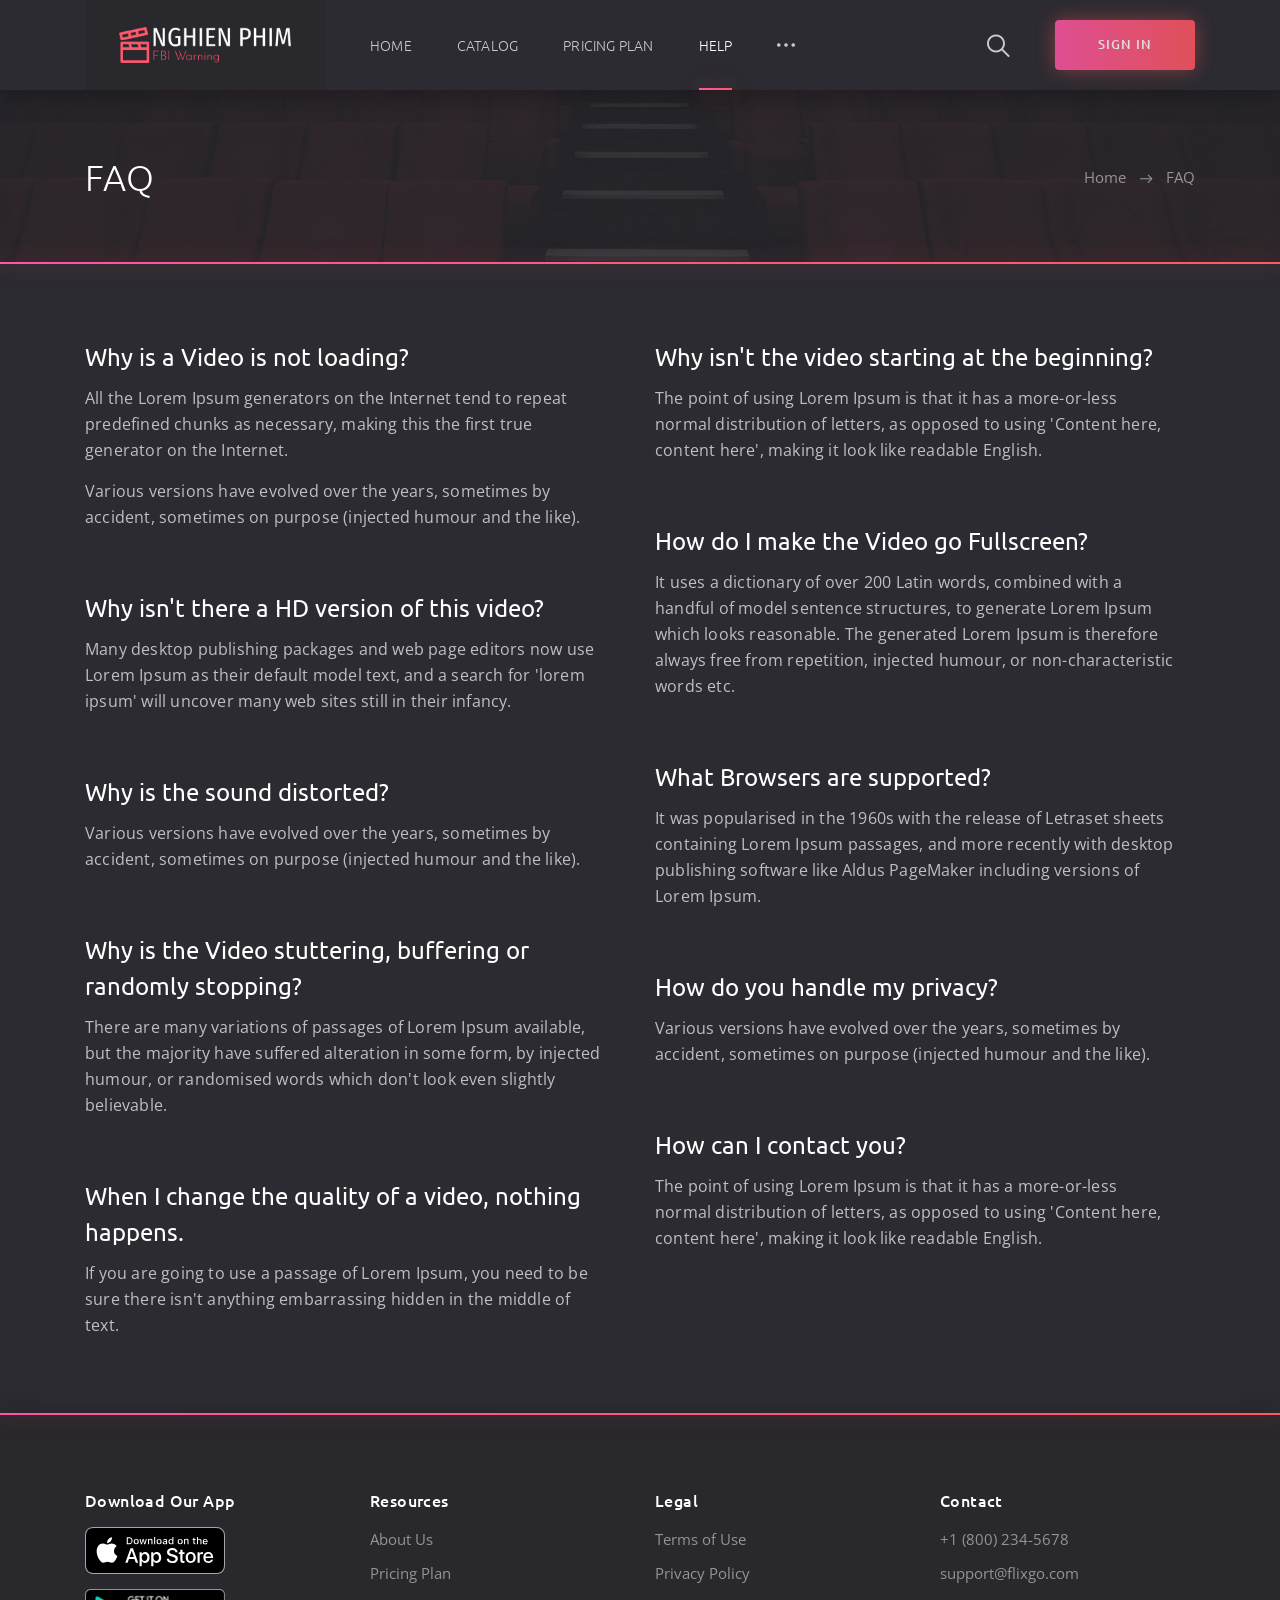
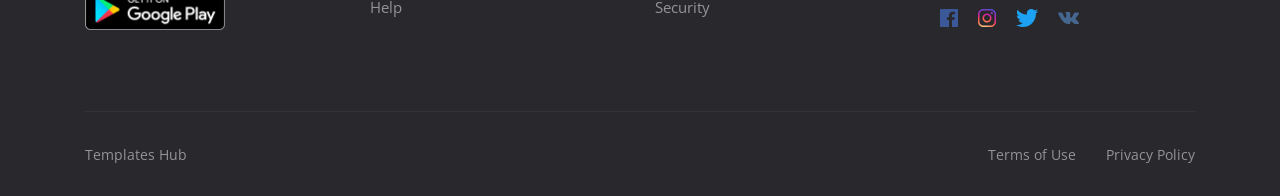
<file: Project Nghien Phim/faq.html>
<!DOCTYPE html>
<html lang="en">

<head>
	<meta charset="utf-8">
	<meta name="viewport" content="width=device-width, initial-scale=1, shrink-to-fit=no">

	<!-- Font -->
	<link href="https://fonts.googleapis.com/css?family=Open+Sans:400,600%7CUbuntu:300,400,500,700" rel="stylesheet"> 

	<!-- CSS -->
	<link rel="stylesheet" href="css/bootstrap-reboot.min.css">
	<link rel="stylesheet" href="css/bootstrap-grid.min.css">
	<link rel="stylesheet" href="css/owl.carousel.min.css">
	<link rel="stylesheet" href="css/jquery.mCustomScrollbar.min.css">
	<link rel="stylesheet" href="css/nouislider.min.css">
	<link rel="stylesheet" href="css/ionicons.min.css">
	<link rel="stylesheet" href="css/plyr.css">
	<link rel="stylesheet" href="css/photoswipe.css">
	<link rel="stylesheet" href="css/default-skin.css">
	<link rel="stylesheet" href="css/main.css">

	<!-- Favicons -->
	<link rel="icon" type="image/png" href="icon/favicon-32x32.png" sizes="32x32">
	<link rel="apple-touch-icon" href="icon/favicon-32x32.png">
	<link rel="apple-touch-icon" sizes="72x72" href="icon/apple-touch-icon-72x72.png">
	<link rel="apple-touch-icon" sizes="114x114" href="icon/apple-touch-icon-114x114.png">
	<link rel="apple-touch-icon" sizes="144x144" href="icon/apple-touch-icon-144x144.png">

	<meta name="description" content="">
	<meta name="keywords" content="">
	<meta name="author" content="Dmitry Volkov">
	<title>Nghien Phim - Online Movie Service</title>

</head>
<body class="body">
	
	<!-- header -->
	<header class="header">
		<div class="header__wrap">
			<div class="container">
				<div class="row">
					<div class="col-12">
						<div class="header__content">
							<!-- header logo -->
							<a href="index.html" class="header__logo">
								<img src="icon/logofbi.png" alt="">
							</a>
							<!-- end header logo -->

							<!-- header nav -->
							<ul class="header__nav">
								<!-- dropdown -->
								<li class="header__nav-item">
									<a class="dropdown-toggle header__nav-link" href="#" role="button" id="dropdownMenuHome" data-toggle="dropdown" aria-haspopup="true" aria-expanded="false">Home</a>

									<ul class="dropdown-menu header__dropdown-menu" aria-labelledby="dropdownMenuHome">
										<li><a href="index.html">Home slideshow bg</a></li>
										<li><a href="index2.html">Home static bg</a></li>
									</ul>
								</li>
								<!-- end dropdown -->

								<!-- dropdown -->
								<li class="header__nav-item">
									<a class="dropdown-toggle header__nav-link" href="#" role="button" id="dropdownMenuCatalog" data-toggle="dropdown" aria-haspopup="true" aria-expanded="false">Catalog</a>

									<ul class="dropdown-menu header__dropdown-menu" aria-labelledby="dropdownMenuCatalog">
										<li><a href="catalog1.html">Catalog Grid</a></li>
										<li><a href="catalog2.html">Catalog List</a></li>
										<li><a href="details1.html">Details Movie</a></li>
										<li><a href="details2.html">Details TV Series</a></li>
									</ul>
								</li>
								<!-- end dropdown -->

								<li class="header__nav-item">
									<a href="pricing.html" class="header__nav-link">Pricing Plan</a>
								</li>

								<li class="header__nav-item">
									<a href="faq.html" class="header__nav-link header__nav-link--active">Help</a>
								</li>

								<!-- dropdown -->
								<li class="dropdown header__nav-item">
									<a class="dropdown-toggle header__nav-link header__nav-link--more" href="#" role="button" id="dropdownMenuMore" data-toggle="dropdown" aria-haspopup="true" aria-expanded="false"><i class="icon ion-ios-more"></i></a>

									<ul class="dropdown-menu header__dropdown-menu" aria-labelledby="dropdownMenuMore">
										<li><a href="about.html">About</a></li>
										<li><a href="signin.html">Sign In</a></li>
										<li><a href="signup.html">Sign Up</a></li>
										<li><a href="404.html">404 Page</a></li>
									</ul>
								</li>
								<!-- end dropdown -->
							</ul>
							<!-- end header nav -->

							<!-- header auth -->
							<div class="header__auth">
								<button class="header__search-btn" type="button">
									<i class="icon ion-ios-search"></i>
								</button>

								<a href="signin.html" class="header__sign-in">
									<i class="icon ion-ios-log-in"></i>
									<span>sign in</span>
								</a>
							</div>
							<!-- end header auth -->

							<!-- header menu btn -->
							<button class="header__btn" type="button">
								<span></span>
								<span></span>
								<span></span>
							</button>
							<!-- end header menu btn -->
						</div>
					</div>
				</div>
			</div>
		</div>

		<!-- header search -->
		<form action="#" class="header__search">
			<div class="container">
				<div class="row">
					<div class="col-12">
						<div class="header__search-content">
							<input type="text" placeholder="Search for a movie, TV Series that you are looking for">

							<button type="button">search</button>
						</div>
					</div>
				</div>
			</div>
		</form>
		<!-- end header search -->
	</header>
	<!-- end header -->

	<!-- page title -->
	<section class="section section--first section--bg" data-bg="img/section/section.jpg">
		<div class="container">
			<div class="row">
				<div class="col-12">
					<div class="section__wrap">
						<!-- section title -->
						<h2 class="section__title">FAQ</h2>
						<!-- end section title -->

						<!-- breadcrumb -->
						<ul class="breadcrumb">
							<li class="breadcrumb__item"><a href="#">Home</a></li>
							<li class="breadcrumb__item breadcrumb__item--active">FAQ</li>
						</ul>
						<!-- end breadcrumb -->
					</div>
				</div>
			</div>
		</div>
	</section>
	<!-- end page title -->

	<!-- faq -->
	<section class="section">
		<div class="container">
			<div class="row">
				<div class="col-12 col-md-6">
					<div class="faq">
						<h3 class="faq__title">Why is a Video is not loading?</h3>
						<p class="faq__text">All the Lorem Ipsum generators on the Internet tend to repeat predefined chunks as necessary, making this the first true generator on the Internet.</p>
						<p class="faq__text">Various versions have evolved over the years, sometimes by accident, sometimes on purpose (injected humour and the like).</p>
					</div>

					<div class="faq">
						<h3 class="faq__title">Why isn't there a HD version of this video?</h3>
						<p class="faq__text">Many desktop publishing packages and web page editors now use Lorem Ipsum as their default model text, and a search for 'lorem ipsum' will uncover many web sites still in their infancy.</p>
					</div>

					<div class="faq">
						<h3 class="faq__title">Why is the sound distorted?</h3>
						<p class="faq__text">Various versions have evolved over the years, sometimes by accident, sometimes on purpose (injected humour and the like).</p>
					</div>

					<div class="faq">
						<h3 class="faq__title">Why is the Video stuttering, buffering or randomly stopping?</h3>
						<p class="faq__text">There are many variations of passages of Lorem Ipsum available, but the majority have suffered alteration in some form, by injected humour, or randomised words which don't look even slightly believable.</p>
					</div>

					<div class="faq">
						<h3 class="faq__title">When I change the quality of a video, nothing happens.</h3>
						<p class="faq__text">If you are going to use a passage of Lorem Ipsum, you need to be sure there isn't anything embarrassing hidden in the middle of text.</p>
					</div>
				</div>

				<div class="col-12 col-md-6">
					<div class="faq">
						<h3 class="faq__title">Why isn't the video starting at the beginning?</h3>
						<p class="faq__text">The point of using Lorem Ipsum is that it has a more-or-less normal distribution of letters, as opposed to using 'Content here, content here', making it look like readable English.</p>
					</div>

					<div class="faq">
						<h3 class="faq__title">How do I make the Video go Fullscreen?</h3>
						<p class="faq__text">It uses a dictionary of over 200 Latin words, combined with a handful of model sentence structures, to generate Lorem Ipsum which looks reasonable. The generated Lorem Ipsum is therefore always free from repetition, injected humour, or non-characteristic words etc.</p>
					</div>

					<div class="faq">
						<h3 class="faq__title">What Browsers are supported?</h3>
						<p class="faq__text">It was popularised in the 1960s with the release of Letraset sheets containing Lorem Ipsum passages, and more recently with desktop publishing software like Aldus PageMaker including versions of Lorem Ipsum.</p>
					</div>

					<div class="faq">
						<h3 class="faq__title">How do you handle my privacy?</h3>
						<p class="faq__text">Various versions have evolved over the years, sometimes by accident, sometimes on purpose (injected humour and the like).</p>
					</div>

					<div class="faq">
						<h3 class="faq__title">How can I contact you?</h3>
						<p class="faq__text">The point of using Lorem Ipsum is that it has a more-or-less normal distribution of letters, as opposed to using 'Content here, content here', making it look like readable English.</p>
					</div>
				</div>
			</div>
		</div>
	</section>
	<!-- end faq -->

	<!-- footer -->
	<footer class="footer">
		<div class="container">
			<div class="row">
				<!-- footer list -->
				<div class="col-12 col-md-3">
					<h6 class="footer__title">Download Our App</h6>
					<ul class="footer__app">
						<li><a href="#"><img src="img/Download_on_the_App_Store_Badge.svg" alt=""></a></li>
						<li><a href="#"><img src="img/google-play-badge.png" alt=""></a></li>
					</ul>
				</div>
				<!-- end footer list -->

				<!-- footer list -->
				<div class="col-6 col-sm-4 col-md-3">
					<h6 class="footer__title">Resources</h6>
					<ul class="footer__list">
						<li><a href="#">About Us</a></li>
						<li><a href="#">Pricing Plan</a></li>
						<li><a href="#">Help</a></li>
					</ul>
				</div>
				<!-- end footer list -->

				<!-- footer list -->
				<div class="col-6 col-sm-4 col-md-3">
					<h6 class="footer__title">Legal</h6>
					<ul class="footer__list">
						<li><a href="#">Terms of Use</a></li>
						<li><a href="#">Privacy Policy</a></li>
						<li><a href="#">Security</a></li>
					</ul>
				</div>
				<!-- end footer list -->

				<!-- footer list -->
				<div class="col-12 col-sm-4 col-md-3">
					<h6 class="footer__title">Contact</h6>
					<ul class="footer__list">
						<li><a href="tel:+18002345678">+1 (800) 234-5678</a></li>
						<li><a href="mailto:support@moviego.com">support@flixgo.com</a></li>
					</ul>
					<ul class="footer__social">
						<li class="facebook"><a href="#"><i class="icon ion-logo-facebook"></i></a></li>
						<li class="instagram"><a href="#"><i class="icon ion-logo-instagram"></i></a></li>
						<li class="twitter"><a href="#"><i class="icon ion-logo-twitter"></i></a></li>
						<li class="vk"><a href="#"><i class="icon ion-logo-vk"></i></a></li>
					</ul>
				</div>
				<!-- end footer list -->

				<!-- footer copyright -->
				<div class="col-12">
					<div class="footer__copyright">
						<small><a target="_blank" href="https://www.templateshub.net">Templates Hub</a></small>

						<ul>
							<li><a href="#">Terms of Use</a></li>
							<li><a href="#">Privacy Policy</a></li>
						</ul>
					</div>
				</div>
				<!-- end footer copyright -->
			</div>
		</div>
	</footer>
	<!-- end footer -->

	<!-- JS -->
	<script src="js/jquery-3.3.1.min.js"></script>
	<script src="js/bootstrap.bundle.min.js"></script>
	<script src="js/owl.carousel.min.js"></script>
	<script src="js/jquery.mousewheel.min.js"></script>
	<script src="js/jquery.mCustomScrollbar.min.js"></script>
	<script src="js/wNumb.js"></script>
	<script src="js/nouislider.min.js"></script>
	<script src="js/plyr.min.js"></script>
	<script src="js/jquery.morelines.min.js"></script>
	<script src="js/photoswipe.min.js"></script>
	<script src="js/photoswipe-ui-default.min.js"></script>
	<script src="js/main.js"></script>
</body>

</html>
</file>
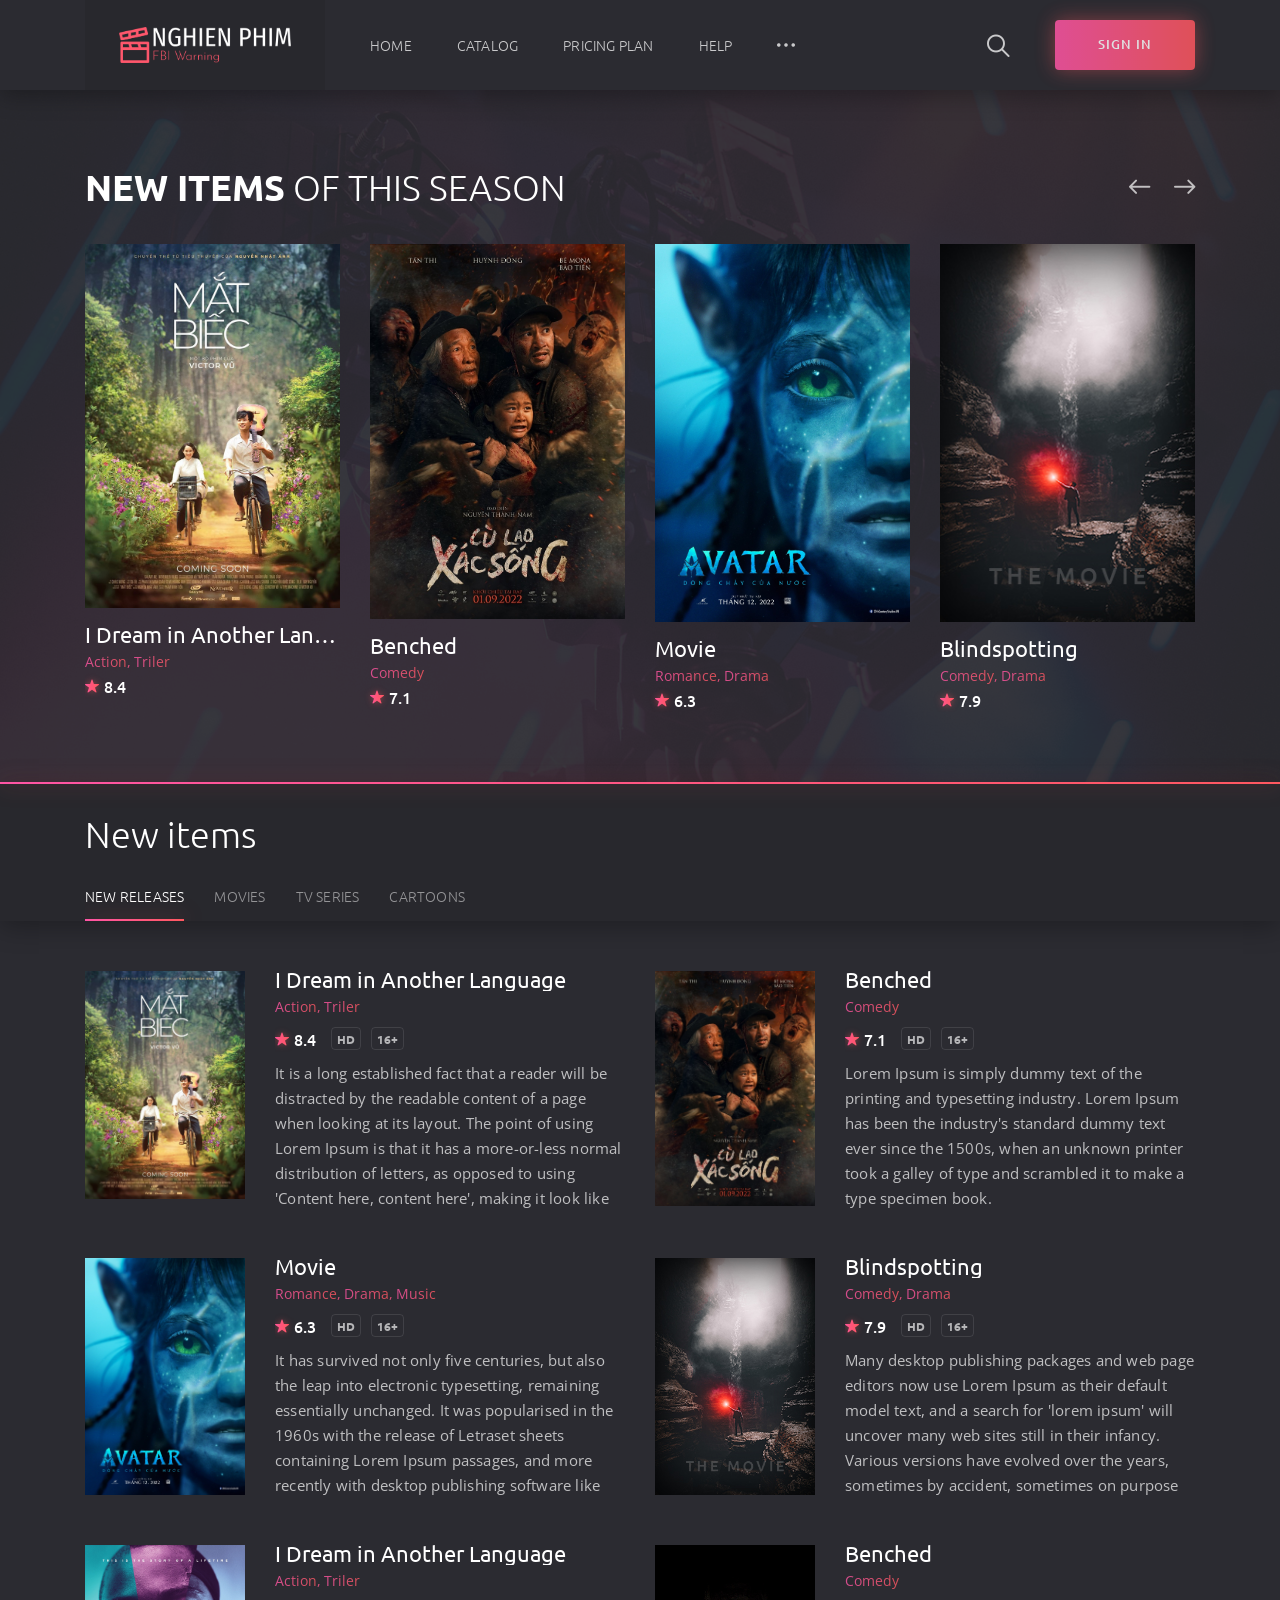
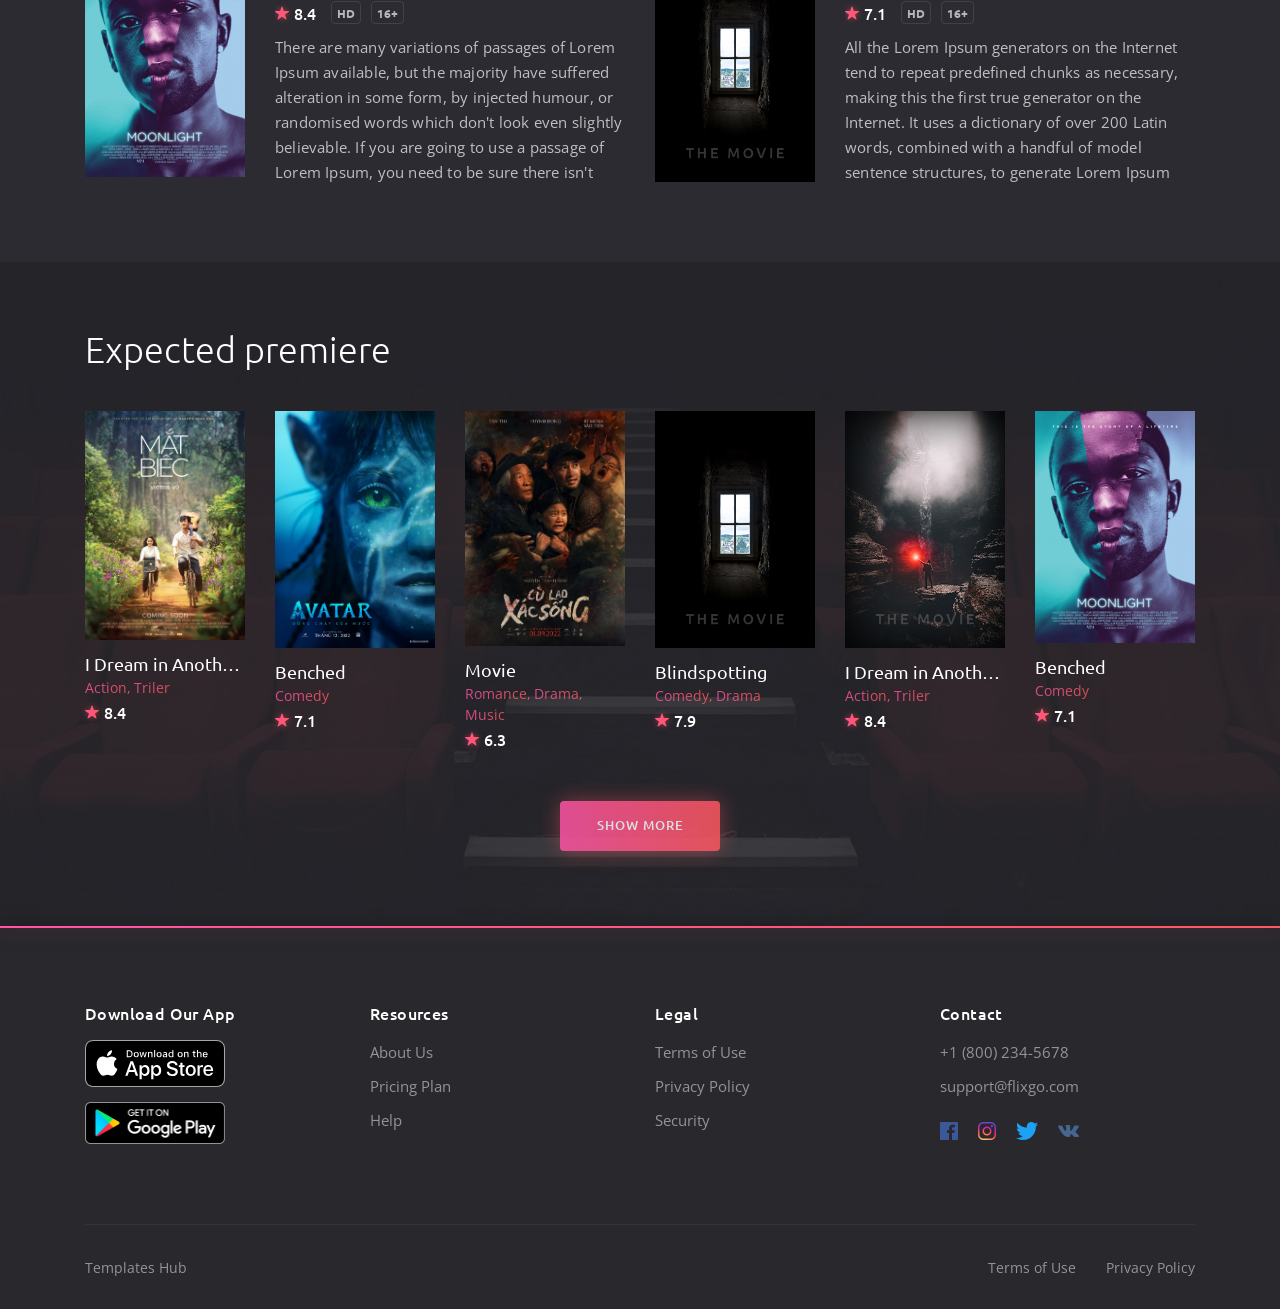
<file: Project Nghien Phim/index2.html>
<!DOCTYPE html>
<html lang="en">

<head>
	<meta charset="utf-8">
	<meta name="viewport" content="width=device-width, initial-scale=1, shrink-to-fit=no">

	<!-- Font -->
	<link href="https://fonts.googleapis.com/css?family=Open+Sans:400,600%7CUbuntu:300,400,500,700" rel="stylesheet">

	<!-- CSS -->
	<link rel="stylesheet" href="css/bootstrap-reboot.min.css">
	<link rel="stylesheet" href="css/bootstrap-grid.min.css">
	<link rel="stylesheet" href="css/owl.carousel.min.css">
	<link rel="stylesheet" href="css/jquery.mCustomScrollbar.min.css">
	<link rel="stylesheet" href="css/nouislider.min.css">
	<link rel="stylesheet" href="css/ionicons.min.css">
	<link rel="stylesheet" href="css/plyr.css">
	<link rel="stylesheet" href="css/photoswipe.css">
	<link rel="stylesheet" href="css/default-skin.css">
	<link rel="stylesheet" href="css/main.css">

	<!-- Favicons -->
	<link rel="icon" type="image/png" href="icon/favicon-32x32.png" sizes="32x32">
	<link rel="apple-touch-icon" href="icon/favicon-32x32.png">
	<link rel="apple-touch-icon" sizes="72x72" href="icon/apple-touch-icon-72x72.png">
	<link rel="apple-touch-icon" sizes="114x114" href="icon/apple-touch-icon-114x114.png">
	<link rel="apple-touch-icon" sizes="144x144" href="icon/apple-touch-icon-144x144.png">

	<meta name="description" content="">
	<meta name="keywords" content="">
	<meta name="author" content="Dmitry Volkov">
	<title>Nghien Phim - Online Movie Service</title>

</head>
<body class="body">

<!-- header -->
<header class="header">
	<div class="header__wrap">
		<div class="container">
			<div class="row">
				<div class="col-12">
					<div class="header__content">
						<!-- header logo -->
						<a href="index.html" class="header__logo">
							<img src="icon/logofbi.png" alt="">
						</a>
						<!-- end header logo -->

						<!-- header nav -->
						<ul class="header__nav">
							<!-- dropdown -->
							<li class="header__nav-item">
								<a class="dropdown-toggle header__nav-link" href="#" role="button" id="dropdownMenuHome" data-toggle="dropdown" aria-haspopup="true" aria-expanded="false">Home</a>

								<ul class="dropdown-menu header__dropdown-menu" aria-labelledby="dropdownMenuHome">
									<li><a href="index.html">Home slideshow bg</a></li>
									<li><a href="index2.html">Home static bg</a></li>
								</ul>
							</li>
							<!-- end dropdown -->

							<!-- dropdown -->
							<li class="header__nav-item">
								<a class="dropdown-toggle header__nav-link" href="#" role="button" id="dropdownMenuCatalog" data-toggle="dropdown" aria-haspopup="true" aria-expanded="false">Catalog</a>

								<ul class="dropdown-menu header__dropdown-menu" aria-labelledby="dropdownMenuCatalog">
									<li><a href="catalog1.html">Catalog Grid</a></li>
									<li><a href="catalog2.html">Catalog List</a></li>
									<li><a href="details1.html">Details Movie</a></li>
									<li><a href="details2.html">Details TV Series</a></li>
								</ul>
							</li>
							<!-- end dropdown -->

							<li class="header__nav-item">
								<a href="pricing.html" class="header__nav-link">Pricing Plan</a>
							</li>

							<li class="header__nav-item">
								<a href="faq.html" class="header__nav-link">Help</a>
							</li>

							<!-- dropdown -->
							<li class="dropdown header__nav-item">
								<a class="dropdown-toggle header__nav-link header__nav-link--more" href="#" role="button" id="dropdownMenuMore" data-toggle="dropdown" aria-haspopup="true" aria-expanded="false"><i class="icon ion-ios-more"></i></a>

								<ul class="dropdown-menu header__dropdown-menu" aria-labelledby="dropdownMenuMore">
									<li><a href="about.html">About</a></li>
									<li><a href="signin.html">Sign In</a></li>
									<li><a href="signup.html">Sign Up</a></li>
									<li><a href="404.html">404 Page</a></li>
								</ul>
							</li>
							<!-- end dropdown -->
						</ul>
						<!-- end header nav -->

						<!-- header auth -->
						<div class="header__auth">
							<button class="header__search-btn" type="button">
								<i class="icon ion-ios-search"></i>
							</button>

							<a href="signin.html" class="header__sign-in">
								<i class="icon ion-ios-log-in"></i>
								<span>sign in</span>
							</a>
						</div>
						<!-- end header auth -->

						<!-- header menu btn -->
						<button class="header__btn" type="button">
							<span></span>
							<span></span>
							<span></span>
						</button>
						<!-- end header menu btn -->
					</div>
				</div>
			</div>
		</div>
	</div>

	<!-- header search -->
	<form action="#" class="header__search">
		<div class="container">
			<div class="row">
				<div class="col-12">
					<div class="header__search-content">
						<input type="text" placeholder="Search for a movie, TV Series that you are looking for">

						<button type="button">search</button>
					</div>
				</div>
			</div>
		</div>
	</form>
	<!-- end header search -->
</header>
<!-- end header -->

<!-- home -->
<section class="home home--bg">
	<div class="container">
		<div class="row">
			<div class="col-12">
				<h1 class="home__title"><b>NEW ITEMS</b> OF THIS SEASON</h1>

				<button class="home__nav home__nav--prev" type="button">
					<i class="icon ion-ios-arrow-round-back"></i>
				</button>
				<button class="home__nav home__nav--next" type="button">
					<i class="icon ion-ios-arrow-round-forward"></i>
				</button>
			</div>

			<div class="col-12">
				<div class="owl-carousel home__carousel">
					<div class="item">
						<!-- card -->
						<div class="card card--big">
							<div class="card__cover">
								<img src="img/covers/cover.jpg" alt="">
								<a href="#" class="card__play">
									<i class="icon ion-ios-play"></i>
								</a>
							</div>
							<div class="card__content">
								<h3 class="card__title"><a href="#">I Dream in Another Language</a></h3>
								<span class="card__category">
										<a href="#">Action</a>
										<a href="#">Triler</a>
									</span>
								<span class="card__rate"><i class="icon ion-ios-star"></i>8.4</span>
							</div>
						</div>
						<!-- end card -->
					</div>

					<div class="item">
						<!-- card -->
						<div class="card card--big">
							<div class="card__cover">
								<img src="img/covers/cover2.jpg" alt="">
								<a href="#" class="card__play">
									<i class="icon ion-ios-play"></i>
								</a>
							</div>
							<div class="card__content">
								<h3 class="card__title"><a href="#">Benched</a></h3>
								<span class="card__category">
										<a href="#">Comedy</a>
									</span>
								<span class="card__rate"><i class="icon ion-ios-star"></i>7.1</span>
							</div>
						</div>
						<!-- end card -->
					</div>

					<div class="item">
						<!-- card -->
						<div class="card card--big">
							<div class="card__cover">
								<img src="img/covers/cover3.jpg" alt="">
								<a href="#" class="card__play">
									<i class="icon ion-ios-play"></i>
								</a>
							</div>
							<div class="card__content">
								<h3 class="card__title"><a href="#">Movie</a></h3>
								<span class="card__category">
										<a href="#">Romance</a>
										<a href="#">Drama</a>
									</span>
								<span class="card__rate"><i class="icon ion-ios-star"></i>6.3</span>
							</div>
						</div>
						<!-- end card -->
					</div>

					<div class="item">
						<!-- card -->
						<div class="card card--big">
							<div class="card__cover">
								<img src="img/covers/cover4.jpg" alt="">
								<a href="#" class="card__play">
									<i class="icon ion-ios-play"></i>
								</a>
							</div>
							<div class="card__content">
								<h3 class="card__title"><a href="#">Blindspotting</a></h3>
								<span class="card__category">
										<a href="#">Comedy</a>
										<a href="#">Drama</a>
									</span>
								<span class="card__rate"><i class="icon ion-ios-star"></i>7.9</span>
							</div>
						</div>
						<!-- end card -->
					</div>
				</div>
			</div>
		</div>
	</div>
</section>
<!-- end home -->

<!-- content -->
<section class="content">
	<div class="content__head">
		<div class="container">
			<div class="row">
				<div class="col-12">
					<!-- content title -->
					<h2 class="content__title">New items</h2>
					<!-- end content title -->

					<!-- content tabs nav -->
					<ul class="nav nav-tabs content__tabs" id="content__tabs" role="tablist">
						<li class="nav-item">
							<a class="nav-link active" data-toggle="tab" href="#tab-1" role="tab" aria-controls="tab-1" aria-selected="true">NEW RELEASES</a>
						</li>

						<li class="nav-item">
							<a class="nav-link" data-toggle="tab" href="#tab-2" role="tab" aria-controls="tab-2" aria-selected="false">MOVIES</a>
						</li>

						<li class="nav-item">
							<a class="nav-link" data-toggle="tab" href="#tab-3" role="tab" aria-controls="tab-3" aria-selected="false">TV SERIES</a>
						</li>

						<li class="nav-item">
							<a class="nav-link" data-toggle="tab" href="#tab-4" role="tab" aria-controls="tab-4" aria-selected="false">CARTOONS</a>
						</li>
					</ul>
					<!-- end content tabs nav -->

					<!-- content mobile tabs nav -->
					<div class="content__mobile-tabs" id="content__mobile-tabs">
						<div class="content__mobile-tabs-btn dropdown-toggle" role="navigation" id="mobile-tabs" data-toggle="dropdown" aria-haspopup="true" aria-expanded="false">
							<input type="button" value="New items">
							<span></span>
						</div>

						<div class="content__mobile-tabs-menu dropdown-menu" aria-labelledby="mobile-tabs">
							<ul class="nav nav-tabs" role="tablist">
								<li class="nav-item"><a class="nav-link active" id="1-tab" data-toggle="tab" href="#tab-1" role="tab" aria-controls="tab-1" aria-selected="true">NEW RELEASES</a></li>

								<li class="nav-item"><a class="nav-link" id="2-tab" data-toggle="tab" href="#tab-2" role="tab" aria-controls="tab-2" aria-selected="false">MOVIES</a></li>

								<li class="nav-item"><a class="nav-link" id="3-tab" data-toggle="tab" href="#tab-3" role="tab" aria-controls="tab-3" aria-selected="false">TV SERIES</a></li>

								<li class="nav-item"><a class="nav-link" id="4-tab" data-toggle="tab" href="#tab-4" role="tab" aria-controls="tab-4" aria-selected="false">CARTOONS</a></li>
							</ul>
						</div>
					</div>
					<!-- end content mobile tabs nav -->
				</div>
			</div>
		</div>
	</div>

	<div class="container">
		<!-- content tabs -->
		<div class="tab-content" id="myTabContent">
			<div class="tab-pane fade show active" id="tab-1" role="tabpanel" aria-labelledby="1-tab">
				<div class="row">
					<!-- card -->
					<div class="col-6 col-sm-12 col-lg-6">
						<div class="card card--list">
							<div class="row">
								<div class="col-12 col-sm-4">
									<div class="card__cover">
										<img src="img/covers/cover.jpg" alt="">
										<a href="#" class="card__play">
											<i class="icon ion-ios-play"></i>
										</a>
									</div>
								</div>

								<div class="col-12 col-sm-8">
									<div class="card__content">
										<h3 class="card__title"><a href="#">I Dream in Another Language</a></h3>
										<span class="card__category">
												<a href="#">Action</a>
												<a href="#">Triler</a>
											</span>

										<div class="card__wrap">
											<span class="card__rate"><i class="icon ion-ios-star"></i>8.4</span>

											<ul class="card__list">
												<li>HD</li>
												<li>16+</li>
											</ul>
										</div>

										<div class="card__description">
											<p>It is a long established fact that a reader will be distracted by the readable content of a page when looking at its layout. The point of using Lorem Ipsum is that it has a more-or-less normal distribution of letters, as opposed to using 'Content here, content here', making it look like readable English.</p>
										</div>
									</div>
								</div>
							</div>
						</div>
					</div>
					<!-- end card -->

					<!-- card -->
					<div class="col-6 col-sm-12 col-lg-6">
						<div class="card card--list">
							<div class="row">
								<div class="col-12 col-sm-4">
									<div class="card__cover">
										<img src="img/covers/cover2.jpg" alt="">
										<a href="#" class="card__play">
											<i class="icon ion-ios-play"></i>
										</a>
									</div>
								</div>

								<div class="col-12 col-sm-8">
									<div class="card__content">
										<h3 class="card__title"><a href="#">Benched</a></h3>
										<span class="card__category">
												<a href="#">Comedy</a>
											</span>

										<div class="card__wrap">
											<span class="card__rate"><i class="icon ion-ios-star"></i>7.1</span>

											<ul class="card__list">
												<li>HD</li>
												<li>16+</li>
											</ul>
										</div>

										<div class="card__description">
											<p>Lorem Ipsum is simply dummy text of the printing and typesetting industry. Lorem Ipsum has been the industry's standard dummy text ever since the 1500s, when an unknown printer took a galley of type and scrambled it to make a type specimen book.</p>
										</div>
									</div>
								</div>
							</div>
						</div>
					</div>
					<!-- end card -->

					<!-- card -->
					<div class="col-6 col-sm-12 col-lg-6">
						<div class="card card--list">
							<div class="row">
								<div class="col-12 col-sm-4">
									<div class="card__cover">
										<img src="img/covers/cover3.jpg" alt="">
										<a href="#" class="card__play">
											<i class="icon ion-ios-play"></i>
										</a>
									</div>
								</div>

								<div class="col-12 col-sm-8">
									<div class="card__content">
										<h3 class="card__title"><a href="#">Movie</a></h3>
										<span class="card__category">
												<a href="#">Romance</a>
												<a href="#">Drama</a>
												<a href="#">Music</a>
											</span>

										<div class="card__wrap">
											<span class="card__rate"><i class="icon ion-ios-star"></i>6.3</span>

											<ul class="card__list">
												<li>HD</li>
												<li>16+</li>
											</ul>
										</div>

										<div class="card__description">
											<p>It has survived not only five centuries, but also the leap into electronic typesetting, remaining essentially unchanged. It was popularised in the 1960s with the release of Letraset sheets containing Lorem Ipsum passages, and more recently with desktop publishing software like Aldus PageMaker including versions of Lorem Ipsum.</p>
										</div>
									</div>
								</div>
							</div>
						</div>
					</div>
					<!-- end card -->

					<!-- card -->
					<div class="col-6 col-sm-12 col-lg-6">
						<div class="card card--list">
							<div class="row">
								<div class="col-12 col-sm-4">
									<div class="card__cover">
										<img src="img/covers/cover4.jpg" alt="">
										<a href="#" class="card__play">
											<i class="icon ion-ios-play"></i>
										</a>
									</div>
								</div>

								<div class="col-12 col-sm-8">
									<div class="card__content">
										<h3 class="card__title"><a href="#">Blindspotting</a></h3>
										<span class="card__category">
												<a href="#">Comedy</a>
												<a href="#">Drama</a>
											</span>

										<div class="card__wrap">
											<span class="card__rate"><i class="icon ion-ios-star"></i>7.9</span>

											<ul class="card__list">
												<li>HD</li>
												<li>16+</li>
											</ul>
										</div>

										<div class="card__description">
											<p>Many desktop publishing packages and web page editors now use Lorem Ipsum as their default model text, and a search for 'lorem ipsum' will uncover many web sites still in their infancy. Various versions have evolved over the years, sometimes by accident, sometimes on purpose (injected humour and the like).</p>
										</div>
									</div>
								</div>
							</div>
						</div>
					</div>
					<!-- end card -->

					<!-- card -->
					<div class="col-6 col-sm-12 col-lg-6">
						<div class="card card--list">
							<div class="row">
								<div class="col-12 col-sm-4">
									<div class="card__cover">
										<img src="img/covers/cover5.jpg" alt="">
										<a href="#" class="card__play">
											<i class="icon ion-ios-play"></i>
										</a>
									</div>
								</div>

								<div class="col-12 col-sm-8">
									<div class="card__content">
										<h3 class="card__title"><a href="#">I Dream in Another Language</a></h3>
										<span class="card__category">
												<a href="#">Action</a>
												<a href="#">Triler</a>
											</span>

										<div class="card__wrap">
											<span class="card__rate"><i class="icon ion-ios-star"></i>8.4</span>

											<ul class="card__list">
												<li>HD</li>
												<li>16+</li>
											</ul>
										</div>

										<div class="card__description">
											<p>There are many variations of passages of Lorem Ipsum available, but the majority have suffered alteration in some form, by injected humour, or randomised words which don't look even slightly believable. If you are going to use a passage of Lorem Ipsum, you need to be sure there isn't anything embarrassing hidden in the middle of text.</p>
										</div>
									</div>
								</div>
							</div>
						</div>
					</div>
					<!-- end card -->

					<!-- card -->
					<div class="col-6 col-sm-12 col-lg-6">
						<div class="card card--list">
							<div class="row">
								<div class="col-12 col-sm-4">
									<div class="card__cover">
										<img src="img/covers/cover6.jpg" alt="">
										<a href="#" class="card__play">
											<i class="icon ion-ios-play"></i>
										</a>
									</div>
								</div>

								<div class="col-12 col-sm-8">
									<div class="card__content">
										<h3 class="card__title"><a href="#">Benched</a></h3>
										<span class="card__category">
												<a href="#">Comedy</a>
											</span>

										<div class="card__wrap">
											<span class="card__rate"><i class="icon ion-ios-star"></i>7.1</span>

											<ul class="card__list">
												<li>HD</li>
												<li>16+</li>
											</ul>
										</div>

										<div class="card__description">
											<p>All the Lorem Ipsum generators on the Internet tend to repeat predefined chunks as necessary, making this the first true generator on the Internet. It uses a dictionary of over 200 Latin words, combined with a handful of model sentence structures, to generate Lorem Ipsum which looks reasonable. The generated Lorem Ipsum is therefore always free from repetition, injected humour, or non-characteristic words etc.</p>
										</div>
									</div>
								</div>
							</div>
						</div>
					</div>
					<!-- end card -->
				</div>
			</div>

			<div class="tab-pane fade" id="tab-2" role="tabpanel" aria-labelledby="2-tab">
				<div class="row">
					<!-- card -->
					<div class="col-6 col-sm-4 col-lg-3 col-xl-2">
						<div class="card">
							<div class="card__cover">
								<img src="img/covers/cover.jpg" alt="">
								<a href="#" class="card__play">
									<i class="icon ion-ios-play"></i>
								</a>
							</div>
							<div class="card__content">
								<h3 class="card__title"><a href="#">I Dream in Another Language</a></h3>
								<span class="card__category">
										<a href="#">Action</a>
										<a href="#">Triler</a>
									</span>
								<span class="card__rate"><i class="icon ion-ios-star"></i>8.4</span>
							</div>
						</div>
					</div>
					<!-- end card -->

					<!-- card -->
					<div class="col-6 col-sm-4 col-lg-3 col-xl-2">
						<div class="card">
							<div class="card__cover">
								<img src="img/covers/cover2.jpg" alt="">
								<a href="#" class="card__play">
									<i class="icon ion-ios-play"></i>
								</a>
							</div>
							<div class="card__content">
								<h3 class="card__title"><a href="#">Benched</a></h3>
								<span class="card__category">
										<a href="#">Comedy</a>
									</span>
								<span class="card__rate"><i class="icon ion-ios-star"></i>7.1</span>
							</div>
						</div>
					</div>
					<!-- end card -->

					<!-- card -->
					<div class="col-6 col-sm-4 col-lg-3 col-xl-2">
						<div class="card">
							<div class="card__cover">
								<img src="img/covers/cover3.jpg" alt="">
								<a href="#" class="card__play">
									<i class="icon ion-ios-play"></i>
								</a>
							</div>
							<div class="card__content">
								<h3 class="card__title"><a href="#">Movie</a></h3>
								<span class="card__category">
										<a href="#">Romance</a>
										<a href="#">Drama</a>
										<a href="#">Music</a>
									</span>
								<span class="card__rate"><i class="icon ion-ios-star"></i>6.3</span>
							</div>
						</div>
					</div>
					<!-- end card -->

					<!-- card -->
					<div class="col-6 col-sm-4 col-lg-3 col-xl-2">
						<div class="card">
							<div class="card__cover">
								<img src="img/covers/cover4.jpg" alt="">
								<a href="#" class="card__play">
									<i class="icon ion-ios-play"></i>
								</a>
							</div>
							<div class="card__content">
								<h3 class="card__title"><a href="#">Blindspotting</a></h3>
								<span class="card__category">
										<a href="#">Comedy</a>
										<a href="#">Drama</a>
									</span>
								<span class="card__rate"><i class="icon ion-ios-star"></i>7.9</span>
							</div>
						</div>
					</div>
					<!-- end card -->

					<!-- card -->
					<div class="col-6 col-sm-4 col-lg-3 col-xl-2">
						<div class="card">
							<div class="card__cover">
								<img src="img/covers/cover5.jpg" alt="">
								<a href="#" class="card__play">
									<i class="icon ion-ios-play"></i>
								</a>
							</div>
							<div class="card__content">
								<h3 class="card__title"><a href="#">I Dream in Another Language</a></h3>
								<span class="card__category">
										<a href="#">Action</a>
										<a href="#">Triler</a>
									</span>
								<span class="card__rate"><i class="icon ion-ios-star"></i>8.4</span>
							</div>
						</div>
					</div>
					<!-- end card -->

					<!-- card -->
					<div class="col-6 col-sm-4 col-lg-3 col-xl-2">
						<div class="card">
							<div class="card__cover">
								<img src="img/covers/cover6.jpg" alt="">
								<a href="#" class="card__play">
									<i class="icon ion-ios-play"></i>
								</a>
							</div>
							<div class="card__content">
								<h3 class="card__title"><a href="#">Benched</a></h3>
								<span class="card__category">
										<a href="#">Comedy</a>
									</span>
								<span class="card__rate"><i class="icon ion-ios-star"></i>7.1</span>
							</div>
						</div>
					</div>
					<!-- end card -->

					<!-- card -->
					<div class="col-6 col-sm-4 col-lg-3 col-xl-2">
						<div class="card">
							<div class="card__cover">
								<img src="img/covers/cover6.jpg" alt="">
								<a href="#" class="card__play">
									<i class="icon ion-ios-play"></i>
								</a>
							</div>
							<div class="card__content">
								<h3 class="card__title"><a href="#">Movie</a></h3>
								<span class="card__category">
										<a href="#">Romance</a>
										<a href="#">Drama</a>
										<a href="#">Music</a>
									</span>
								<span class="card__rate"><i class="icon ion-ios-star"></i>6.3</span>
							</div>
						</div>
					</div>
					<!-- end card -->

					<!-- card -->
					<div class="col-6 col-sm-4 col-lg-3 col-xl-2">
						<div class="card">
							<div class="card__cover">
								<img src="img/covers/cover5.jpg" alt="">
								<a href="#" class="card__play">
									<i class="icon ion-ios-play"></i>
								</a>
							</div>
							<div class="card__content">
								<h3 class="card__title"><a href="#">Blindspotting</a></h3>
								<span class="card__category">
										<a href="#">Comedy</a>
										<a href="#">Drama</a>
									</span>
								<span class="card__rate"><i class="icon ion-ios-star"></i>7.9</span>
							</div>
						</div>
					</div>
					<!-- end card -->

					<!-- card -->
					<div class="col-6 col-sm-4 col-lg-3 col-xl-2">
						<div class="card">
							<div class="card__cover">
								<img src="img/covers/cover4.jpg" alt="">
								<a href="#" class="card__play">
									<i class="icon ion-ios-play"></i>
								</a>
							</div>
							<div class="card__content">
								<h3 class="card__title"><a href="#">I Dream in Another Language</a></h3>
								<span class="card__category">
										<a href="#">Action</a>
										<a href="#">Triler</a>
									</span>
								<span class="card__rate"><i class="icon ion-ios-star"></i>8.4</span>
							</div>
						</div>
					</div>
					<!-- end card -->

					<!-- card -->
					<div class="col-6 col-sm-4 col-lg-3 col-xl-2">
						<div class="card">
							<div class="card__cover">
								<img src="img/covers/cover3.jpg" alt="">
								<a href="#" class="card__play">
									<i class="icon ion-ios-play"></i>
								</a>
							</div>
							<div class="card__content">
								<h3 class="card__title"><a href="#">Benched</a></h3>
								<span class="card__category">
										<a href="#">Comedy</a>
									</span>
								<span class="card__rate"><i class="icon ion-ios-star"></i>7.1</span>
							</div>
						</div>
					</div>
					<!-- end card -->

					<!-- card -->
					<div class="col-6 col-sm-4 col-lg-3 col-xl-2">
						<div class="card">
							<div class="card__cover">
								<img src="img/covers/cover2.jpg" alt="">
								<a href="#" class="card__play">
									<i class="icon ion-ios-play"></i>
								</a>
							</div>
							<div class="card__content">
								<h3 class="card__title"><a href="#">Movie</a></h3>
								<span class="card__category">
										<a href="#">Romance</a>
										<a href="#">Drama</a>
										<a href="#">Music</a>
									</span>
								<span class="card__rate"><i class="icon ion-ios-star"></i>6.3</span>
							</div>
						</div>
					</div>
					<!-- end card -->

					<!-- card -->
					<div class="col-6 col-sm-4 col-lg-3 col-xl-2">
						<div class="card">
							<div class="card__cover">
								<img src="img/covers/cover.jpg" alt="">
								<a href="#" class="card__play">
									<i class="icon ion-ios-play"></i>
								</a>
							</div>
							<div class="card__content">
								<h3 class="card__title"><a href="#">Blindspotting</a></h3>
								<span class="card__category">
										<a href="#">Comedy</a>
										<a href="#">Drama</a>
									</span>
								<span class="card__rate"><i class="icon ion-ios-star"></i>7.9</span>
							</div>
						</div>
					</div>
					<!-- end card -->
				</div>
			</div>

			<div class="tab-pane fade" id="tab-3" role="tabpanel" aria-labelledby="3-tab">
				<div class="row">
					<!-- card -->
					<div class="col-6 col-sm-4 col-lg-3 col-xl-2">
						<div class="card">
							<div class="card__cover">
								<img src="img/covers/cover2.jpg" alt="">
								<a href="#" class="card__play">
									<i class="icon ion-ios-play"></i>
								</a>
							</div>
							<div class="card__content">
								<h3 class="card__title"><a href="#">I Dream in Another Language</a></h3>
								<span class="card__category">
										<a href="#">Action</a>
										<a href="#">Triler</a>
									</span>
								<span class="card__rate"><i class="icon ion-ios-star"></i>8.4</span>
							</div>
						</div>
					</div>
					<!-- end card -->

					<!-- card -->
					<div class="col-6 col-sm-4 col-lg-3 col-xl-2">
						<div class="card">
							<div class="card__cover">
								<img src="img/covers/cover.jpg" alt="">
								<a href="#" class="card__play">
									<i class="icon ion-ios-play"></i>
								</a>
							</div>
							<div class="card__content">
								<h3 class="card__title"><a href="#">Benched</a></h3>
								<span class="card__category">
										<a href="#">Comedy</a>
									</span>
								<span class="card__rate"><i class="icon ion-ios-star"></i>7.1</span>
							</div>
						</div>
					</div>
					<!-- end card -->

					<!-- card -->
					<div class="col-6 col-sm-4 col-lg-3 col-xl-2">
						<div class="card">
							<div class="card__cover">
								<img src="img/covers/cover4.jpg" alt="">
								<a href="#" class="card__play">
									<i class="icon ion-ios-play"></i>
								</a>
							</div>
							<div class="card__content">
								<h3 class="card__title"><a href="#">Movie</a></h3>
								<span class="card__category">
										<a href="#">Romance</a>
										<a href="#">Drama</a>
										<a href="#">Music</a>
									</span>
								<span class="card__rate"><i class="icon ion-ios-star"></i>6.3</span>
							</div>
						</div>
					</div>
					<!-- end card -->

					<!-- card -->
					<div class="col-6 col-sm-4 col-lg-3 col-xl-2">
						<div class="card">
							<div class="card__cover">
								<img src="img/covers/cover3.jpg" alt="">
								<a href="#" class="card__play">
									<i class="icon ion-ios-play"></i>
								</a>
							</div>
							<div class="card__content">
								<h3 class="card__title"><a href="#">Blindspotting</a></h3>
								<span class="card__category">
										<a href="#">Comedy</a>
										<a href="#">Drama</a>
									</span>
								<span class="card__rate"><i class="icon ion-ios-star"></i>7.9</span>
							</div>
						</div>
					</div>
					<!-- end card -->

					<!-- card -->
					<div class="col-6 col-sm-4 col-lg-3 col-xl-2">
						<div class="card">
							<div class="card__cover">
								<img src="img/covers/cover6.jpg" alt="">
								<a href="#" class="card__play">
									<i class="icon ion-ios-play"></i>
								</a>
							</div>
							<div class="card__content">
								<h3 class="card__title"><a href="#">I Dream in Another Language</a></h3>
								<span class="card__category">
										<a href="#">Action</a>
										<a href="#">Triler</a>
									</span>
								<span class="card__rate"><i class="icon ion-ios-star"></i>8.4</span>
							</div>
						</div>
					</div>
					<!-- end card -->

					<!-- card -->
					<div class="col-6 col-sm-4 col-lg-3 col-xl-2">
						<div class="card">
							<div class="card__cover">
								<img src="img/covers/cover5.jpg" alt="">
								<a href="#" class="card__play">
									<i class="icon ion-ios-play"></i>
								</a>
							</div>
							<div class="card__content">
								<h3 class="card__title"><a href="#">Benched</a></h3>
								<span class="card__category">
										<a href="#">Comedy</a>
									</span>
								<span class="card__rate"><i class="icon ion-ios-star"></i>7.1</span>
							</div>
						</div>
					</div>
					<!-- end card -->

					<!-- card -->
					<div class="col-6 col-sm-4 col-lg-3 col-xl-2">
						<div class="card">
							<div class="card__cover">
								<img src="img/covers/cover5.jpg" alt="">
								<a href="#" class="card__play">
									<i class="icon ion-ios-play"></i>
								</a>
							</div>
							<div class="card__content">
								<h3 class="card__title"><a href="#">Movie</a></h3>
								<span class="card__category">
										<a href="#">Romance</a>
										<a href="#">Drama</a>
										<a href="#">Music</a>
									</span>
								<span class="card__rate"><i class="icon ion-ios-star"></i>6.3</span>
							</div>
						</div>
					</div>
					<!-- end card -->

					<!-- card -->
					<div class="col-6 col-sm-4 col-lg-3 col-xl-2">
						<div class="card">
							<div class="card__cover">
								<img src="img/covers/cover6.jpg" alt="">
								<a href="#" class="card__play">
									<i class="icon ion-ios-play"></i>
								</a>
							</div>
							<div class="card__content">
								<h3 class="card__title"><a href="#">Blindspotting</a></h3>
								<span class="card__category">
										<a href="#">Comedy</a>
										<a href="#">Drama</a>
									</span>
								<span class="card__rate"><i class="icon ion-ios-star"></i>7.9</span>
							</div>
						</div>
					</div>
					<!-- end card -->

					<!-- card -->
					<div class="col-6 col-sm-4 col-lg-3 col-xl-2">
						<div class="card">
							<div class="card__cover">
								<img src="img/covers/cover3.jpg" alt="">
								<a href="#" class="card__play">
									<i class="icon ion-ios-play"></i>
								</a>
							</div>
							<div class="card__content">
								<h3 class="card__title"><a href="#">I Dream in Another Language</a></h3>
								<span class="card__category">
										<a href="#">Action</a>
										<a href="#">Triler</a>
									</span>
								<span class="card__rate"><i class="icon ion-ios-star"></i>8.4</span>
							</div>
						</div>
					</div>
					<!-- end card -->

					<!-- card -->
					<div class="col-6 col-sm-4 col-lg-3 col-xl-2">
						<div class="card">
							<div class="card__cover">
								<img src="img/covers/cover4.jpg" alt="">
								<a href="#" class="card__play">
									<i class="icon ion-ios-play"></i>
								</a>
							</div>
							<div class="card__content">
								<h3 class="card__title"><a href="#">Benched</a></h3>
								<span class="card__category">
										<a href="#">Comedy</a>
									</span>
								<span class="card__rate"><i class="icon ion-ios-star"></i>7.1</span>
							</div>
						</div>
					</div>
					<!-- end card -->

					<!-- card -->
					<div class="col-6 col-sm-4 col-lg-3 col-xl-2">
						<div class="card">
							<div class="card__cover">
								<img src="img/covers/cover.jpg" alt="">
								<a href="#" class="card__play">
									<i class="icon ion-ios-play"></i>
								</a>
							</div>
							<div class="card__content">
								<h3 class="card__title"><a href="#">Movie</a></h3>
								<span class="card__category">
										<a href="#">Romance</a>
										<a href="#">Drama</a>
										<a href="#">Music</a>
									</span>
								<span class="card__rate"><i class="icon ion-ios-star"></i>6.3</span>
							</div>
						</div>
					</div>
					<!-- end card -->

					<!-- card -->
					<div class="col-6 col-sm-4 col-lg-3 col-xl-2">
						<div class="card">
							<div class="card__cover">
								<img src="img/covers/cover2.jpg" alt="">
								<a href="#" class="card__play">
									<i class="icon ion-ios-play"></i>
								</a>
							</div>
							<div class="card__content">
								<h3 class="card__title"><a href="#">Blindspotting</a></h3>
								<span class="card__category">
										<a href="#">Comedy</a>
										<a href="#">Drama</a>
									</span>
								<span class="card__rate"><i class="icon ion-ios-star"></i>7.9</span>
							</div>
						</div>
					</div>
					<!-- end card -->
				</div>
			</div>

			<div class="tab-pane fade" id="tab-4" role="tabpanel" aria-labelledby="4-tab">
				<div class="row">
					<!-- card -->
					<div class="col-6 col-sm-4 col-lg-3 col-xl-2">
						<div class="card">
							<div class="card__cover">
								<img src="img/covers/cover.jpg" alt="">
								<a href="#" class="card__play">
									<i class="icon ion-ios-play"></i>
								</a>
							</div>
							<div class="card__content">
								<h3 class="card__title"><a href="#">I Dream in Another Language</a></h3>
								<span class="card__category">
										<a href="#">Action</a>
										<a href="#">Triler</a>
									</span>
								<span class="card__rate"><i class="icon ion-ios-star"></i>8.4</span>
							</div>
						</div>
					</div>
					<!-- end card -->

					<!-- card -->
					<div class="col-6 col-sm-4 col-lg-3 col-xl-2">
						<div class="card">
							<div class="card__cover">
								<img src="img/covers/cover3.jpg" alt="">
								<a href="#" class="card__play">
									<i class="icon ion-ios-play"></i>
								</a>
							</div>
							<div class="card__content">
								<h3 class="card__title"><a href="#">Benched</a></h3>
								<span class="card__category">
										<a href="#">Comedy</a>
									</span>
								<span class="card__rate"><i class="icon ion-ios-star"></i>7.1</span>
							</div>
						</div>
					</div>
					<!-- end card -->

					<!-- card -->
					<div class="col-6 col-sm-4 col-lg-3 col-xl-2">
						<div class="card">
							<div class="card__cover">
								<img src="img/covers/cover2.jpg" alt="">
								<a href="#" class="card__play">
									<i class="icon ion-ios-play"></i>
								</a>
							</div>
							<div class="card__content">
								<h3 class="card__title"><a href="#">Movie</a></h3>
								<span class="card__category">
										<a href="#">Romance</a>
										<a href="#">Drama</a>
										<a href="#">Music</a>
									</span>
								<span class="card__rate"><i class="icon ion-ios-star"></i>6.3</span>
							</div>
						</div>
					</div>
					<!-- end card -->

					<!-- card -->
					<div class="col-6 col-sm-4 col-lg-3 col-xl-2">
						<div class="card">
							<div class="card__cover">
								<img src="img/covers/cover6.jpg" alt="">
								<a href="#" class="card__play">
									<i class="icon ion-ios-play"></i>
								</a>
							</div>
							<div class="card__content">
								<h3 class="card__title"><a href="#">Blindspotting</a></h3>
								<span class="card__category">
										<a href="#">Comedy</a>
										<a href="#">Drama</a>
									</span>
								<span class="card__rate"><i class="icon ion-ios-star"></i>7.9</span>
							</div>
						</div>
					</div>
					<!-- end card -->

					<!-- card -->
					<div class="col-6 col-sm-4 col-lg-3 col-xl-2">
						<div class="card">
							<div class="card__cover">
								<img src="img/covers/cover4.jpg" alt="">
								<a href="#" class="card__play">
									<i class="icon ion-ios-play"></i>
								</a>
							</div>
							<div class="card__content">
								<h3 class="card__title"><a href="#">I Dream in Another Language</a></h3>
								<span class="card__category">
										<a href="#">Action</a>
										<a href="#">Triler</a>
									</span>
								<span class="card__rate"><i class="icon ion-ios-star"></i>8.4</span>
							</div>
						</div>
					</div>
					<!-- end card -->

					<!-- card -->
					<div class="col-6 col-sm-4 col-lg-3 col-xl-2">
						<div class="card">
							<div class="card__cover">
								<img src="img/covers/cover5.jpg" alt="">
								<a href="#" class="card__play">
									<i class="icon ion-ios-play"></i>
								</a>
							</div>
							<div class="card__content">
								<h3 class="card__title"><a href="#">Benched</a></h3>
								<span class="card__category">
										<a href="#">Comedy</a>
									</span>
								<span class="card__rate"><i class="icon ion-ios-star"></i>7.1</span>
							</div>
						</div>
					</div>
					<!-- end card -->

					<!-- card -->
					<div class="col-6 col-sm-4 col-lg-3 col-xl-2">
						<div class="card">
							<div class="card__cover">
								<img src="img/covers/cover6.jpg" alt="">
								<a href="#" class="card__play">
									<i class="icon ion-ios-play"></i>
								</a>
							</div>
							<div class="card__content">
								<h3 class="card__title"><a href="#">Movie</a></h3>
								<span class="card__category">
										<a href="#">Romance</a>
										<a href="#">Drama</a>
										<a href="#">Music</a>
									</span>
								<span class="card__rate"><i class="icon ion-ios-star"></i>6.3</span>
							</div>
						</div>
					</div>
					<!-- end card -->

					<!-- card -->
					<div class="col-6 col-sm-4 col-lg-3 col-xl-2">
						<div class="card">
							<div class="card__cover">
								<img src="img/covers/cover5.jpg" alt="">
								<a href="#" class="card__play">
									<i class="icon ion-ios-play"></i>
								</a>
							</div>
							<div class="card__content">
								<h3 class="card__title"><a href="#">Blindspotting</a></h3>
								<span class="card__category">
										<a href="#">Comedy</a>
										<a href="#">Drama</a>
									</span>
								<span class="card__rate"><i class="icon ion-ios-star"></i>7.9</span>
							</div>
						</div>
					</div>
					<!-- end card -->

					<!-- card -->
					<div class="col-6 col-sm-4 col-lg-3 col-xl-2">
						<div class="card">
							<div class="card__cover">
								<img src="img/covers/cover4.jpg" alt="">
								<a href="#" class="card__play">
									<i class="icon ion-ios-play"></i>
								</a>
							</div>
							<div class="card__content">
								<h3 class="card__title"><a href="#">I Dream in Another Language</a></h3>
								<span class="card__category">
										<a href="#">Action</a>
										<a href="#">Triler</a>
									</span>
								<span class="card__rate"><i class="icon ion-ios-star"></i>8.4</span>
							</div>
						</div>
					</div>
					<!-- end card -->

					<!-- card -->
					<div class="col-6 col-sm-4 col-lg-3 col-xl-2">
						<div class="card">
							<div class="card__cover">
								<img src="img/covers/cover3.jpg" alt="">
								<a href="#" class="card__play">
									<i class="icon ion-ios-play"></i>
								</a>
							</div>
							<div class="card__content">
								<h3 class="card__title"><a href="#">Benched</a></h3>
								<span class="card__category">
										<a href="#">Comedy</a>
									</span>
								<span class="card__rate"><i class="icon ion-ios-star"></i>7.1</span>
							</div>
						</div>
					</div>
					<!-- end card -->

					<!-- card -->
					<div class="col-6 col-sm-4 col-lg-3 col-xl-2">
						<div class="card">
							<div class="card__cover">
								<img src="img/covers/cover2.jpg" alt="">
								<a href="#" class="card__play">
									<i class="icon ion-ios-play"></i>
								</a>
							</div>
							<div class="card__content">
								<h3 class="card__title"><a href="#">Movie</a></h3>
								<span class="card__category">
										<a href="#">Romance</a>
										<a href="#">Drama</a>
										<a href="#">Music</a>
									</span>
								<span class="card__rate"><i class="icon ion-ios-star"></i>6.3</span>
							</div>
						</div>
					</div>
					<!-- end card -->

					<!-- card -->
					<div class="col-6 col-sm-4 col-lg-3 col-xl-2">
						<div class="card">
							<div class="card__cover">
								<img src="img/covers/cover.jpg" alt="">
								<a href="#" class="card__play">
									<i class="icon ion-ios-play"></i>
								</a>
							</div>
							<div class="card__content">
								<h3 class="card__title"><a href="#">Blindspotting</a></h3>
								<span class="card__category">
										<a href="#">Comedy</a>
										<a href="#">Drama</a>
									</span>
								<span class="card__rate"><i class="icon ion-ios-star"></i>7.9</span>
							</div>
						</div>
					</div>
					<!-- end card -->
				</div>
			</div>
		</div>
		<!-- end content tabs -->
	</div>
</section>
<!-- end content -->

<!-- expected premiere -->
<section class="section section--bg" data-bg="img/section/section.jpg">
	<div class="container">
		<div class="row">
			<!-- section title -->
			<div class="col-12">
				<h2 class="section__title">Expected premiere</h2>
			</div>
			<!-- end section title -->

			<!-- card -->
			<div class="col-6 col-sm-4 col-lg-3 col-xl-2">
				<div class="card">
					<div class="card__cover">
						<img src="img/covers/cover.jpg" alt="">
						<a href="#" class="card__play">
							<i class="icon ion-ios-play"></i>
						</a>
					</div>
					<div class="card__content">
						<h3 class="card__title"><a href="#">I Dream in Another Language</a></h3>
						<span class="card__category">
								<a href="#">Action</a>
								<a href="#">Triler</a>
							</span>
						<span class="card__rate"><i class="icon ion-ios-star"></i>8.4</span>
					</div>
				</div>
			</div>
			<!-- end card -->

			<!-- card -->
			<div class="col-6 col-sm-4 col-lg-3 col-xl-2">
				<div class="card">
					<div class="card__cover">
						<img src="img/covers/cover3.jpg" alt="">
						<a href="#" class="card__play">
							<i class="icon ion-ios-play"></i>
						</a>
					</div>
					<div class="card__content">
						<h3 class="card__title"><a href="#">Benched</a></h3>
						<span class="card__category">
								<a href="#">Comedy</a>
							</span>
						<span class="card__rate"><i class="icon ion-ios-star"></i>7.1</span>
					</div>
				</div>
			</div>
			<!-- end card -->

			<!-- card -->
			<div class="col-6 col-sm-4 col-lg-3 col-xl-2">
				<div class="card">
					<div class="card__cover">
						<img src="img/covers/cover2.jpg" alt="">
						<a href="#" class="card__play">
							<i class="icon ion-ios-play"></i>
						</a>
					</div>
					<div class="card__content">
						<h3 class="card__title"><a href="#">Movie</a></h3>
						<span class="card__category">
								<a href="#">Romance</a>
								<a href="#">Drama</a>
								<a href="#">Music</a>
							</span>
						<span class="card__rate"><i class="icon ion-ios-star"></i>6.3</span>
					</div>
				</div>
			</div>
			<!-- end card -->

			<!-- card -->
			<div class="col-6 col-sm-4 col-lg-3 col-xl-2">
				<div class="card">
					<div class="card__cover">
						<img src="img/covers/cover6.jpg" alt="">
						<a href="#" class="card__play">
							<i class="icon ion-ios-play"></i>
						</a>
					</div>
					<div class="card__content">
						<h3 class="card__title"><a href="#">Blindspotting</a></h3>
						<span class="card__category">
								<a href="#">Comedy</a>
								<a href="#">Drama</a>
							</span>
						<span class="card__rate"><i class="icon ion-ios-star"></i>7.9</span>
					</div>
				</div>
			</div>
			<!-- end card -->

			<!-- card -->
			<div class="col-6 col-sm-4 col-lg-3 col-xl-2">
				<div class="card">
					<div class="card__cover">
						<img src="img/covers/cover4.jpg" alt="">
						<a href="#" class="card__play">
							<i class="icon ion-ios-play"></i>
						</a>
					</div>
					<div class="card__content">
						<h3 class="card__title"><a href="#">I Dream in Another Language</a></h3>
						<span class="card__category">
								<a href="#">Action</a>
								<a href="#">Triler</a>
							</span>
						<span class="card__rate"><i class="icon ion-ios-star"></i>8.4</span>
					</div>
				</div>
			</div>
			<!-- end card -->

			<!-- card -->
			<div class="col-6 col-sm-4 col-lg-3 col-xl-2">
				<div class="card">
					<div class="card__cover">
						<img src="img/covers/cover5.jpg" alt="">
						<a href="#" class="card__play">
							<i class="icon ion-ios-play"></i>
						</a>
					</div>
					<div class="card__content">
						<h3 class="card__title"><a href="#">Benched</a></h3>
						<span class="card__category">
								<a href="#">Comedy</a>
							</span>
						<span class="card__rate"><i class="icon ion-ios-star"></i>7.1</span>
					</div>
				</div>
			</div>
			<!-- end card -->

			<!-- section btn -->
			<div class="col-12">
				<a href="#" class="section__btn">Show more</a>
			</div>
			<!-- end section btn -->
		</div>
	</div>
</section>
<!-- end expected premiere -->
<!-- footer -->
<footer class="footer">
	<div class="container">
		<div class="row">
			<!-- footer list -->
			<div class="col-12 col-md-3">
				<h6 class="footer__title">Download Our App</h6>
				<ul class="footer__app">
					<li><a href="#"><img src="img/Download_on_the_App_Store_Badge.svg" alt=""></a></li>
					<li><a href="#"><img src="img/google-play-badge.png" alt=""></a></li>
				</ul>
			</div>
			<!-- end footer list -->

			<!-- footer list -->
			<div class="col-6 col-sm-4 col-md-3">
				<h6 class="footer__title">Resources</h6>
				<ul class="footer__list">
					<li><a href="#">About Us</a></li>
					<li><a href="#">Pricing Plan</a></li>
					<li><a href="#">Help</a></li>
				</ul>
			</div>
			<!-- end footer list -->

			<!-- footer list -->
			<div class="col-6 col-sm-4 col-md-3">
				<h6 class="footer__title">Legal</h6>
				<ul class="footer__list">
					<li><a href="#">Terms of Use</a></li>
					<li><a href="#">Privacy Policy</a></li>
					<li><a href="#">Security</a></li>
				</ul>
			</div>
			<!-- end footer list -->

			<!-- footer list -->
			<div class="col-12 col-sm-4 col-md-3">
				<h6 class="footer__title">Contact</h6>
				<ul class="footer__list">
					<li><a href="tel:+18002345678">+1 (800) 234-5678</a></li>
					<li><a href="mailto:support@moviego.com">support@flixgo.com</a></li>
				</ul>
				<ul class="footer__social">
					<li class="facebook"><a href="#"><i class="icon ion-logo-facebook"></i></a></li>
					<li class="instagram"><a href="#"><i class="icon ion-logo-instagram"></i></a></li>
					<li class="twitter"><a href="#"><i class="icon ion-logo-twitter"></i></a></li>
					<li class="vk"><a href="#"><i class="icon ion-logo-vk"></i></a></li>
				</ul>
			</div>
			<!-- end footer list -->

			<!-- footer copyright -->
			<div class="col-12">
				<div class="footer__copyright">
					<small><a target="_blank" href="https://www.templateshub.net">Templates Hub</a></small>

					<ul>
						<li><a href="#">Terms of Use</a></li>
						<li><a href="#">Privacy Policy</a></li>
					</ul>
				</div>
			</div>
			<!-- end footer copyright -->
		</div>
	</div>
</footer>
<!-- end footer -->

<!-- JS -->
<script src="js/jquery-3.3.1.min.js"></script>
<script src="js/bootstrap.bundle.min.js"></script>
<script src="js/owl.carousel.min.js"></script>
<script src="js/jquery.mousewheel.min.js"></script>
<script src="js/jquery.mCustomScrollbar.min.js"></script>
<script src="js/wNumb.js"></script>
<script src="js/nouislider.min.js"></script>
<script src="js/plyr.min.js"></script>
<script src="js/jquery.morelines.min.js"></script>
<script src="js/photoswipe.min.js"></script>
<script src="js/photoswipe-ui-default.min.js"></script>
<script src="js/main.js"></script>
</body>

</html>
</file>
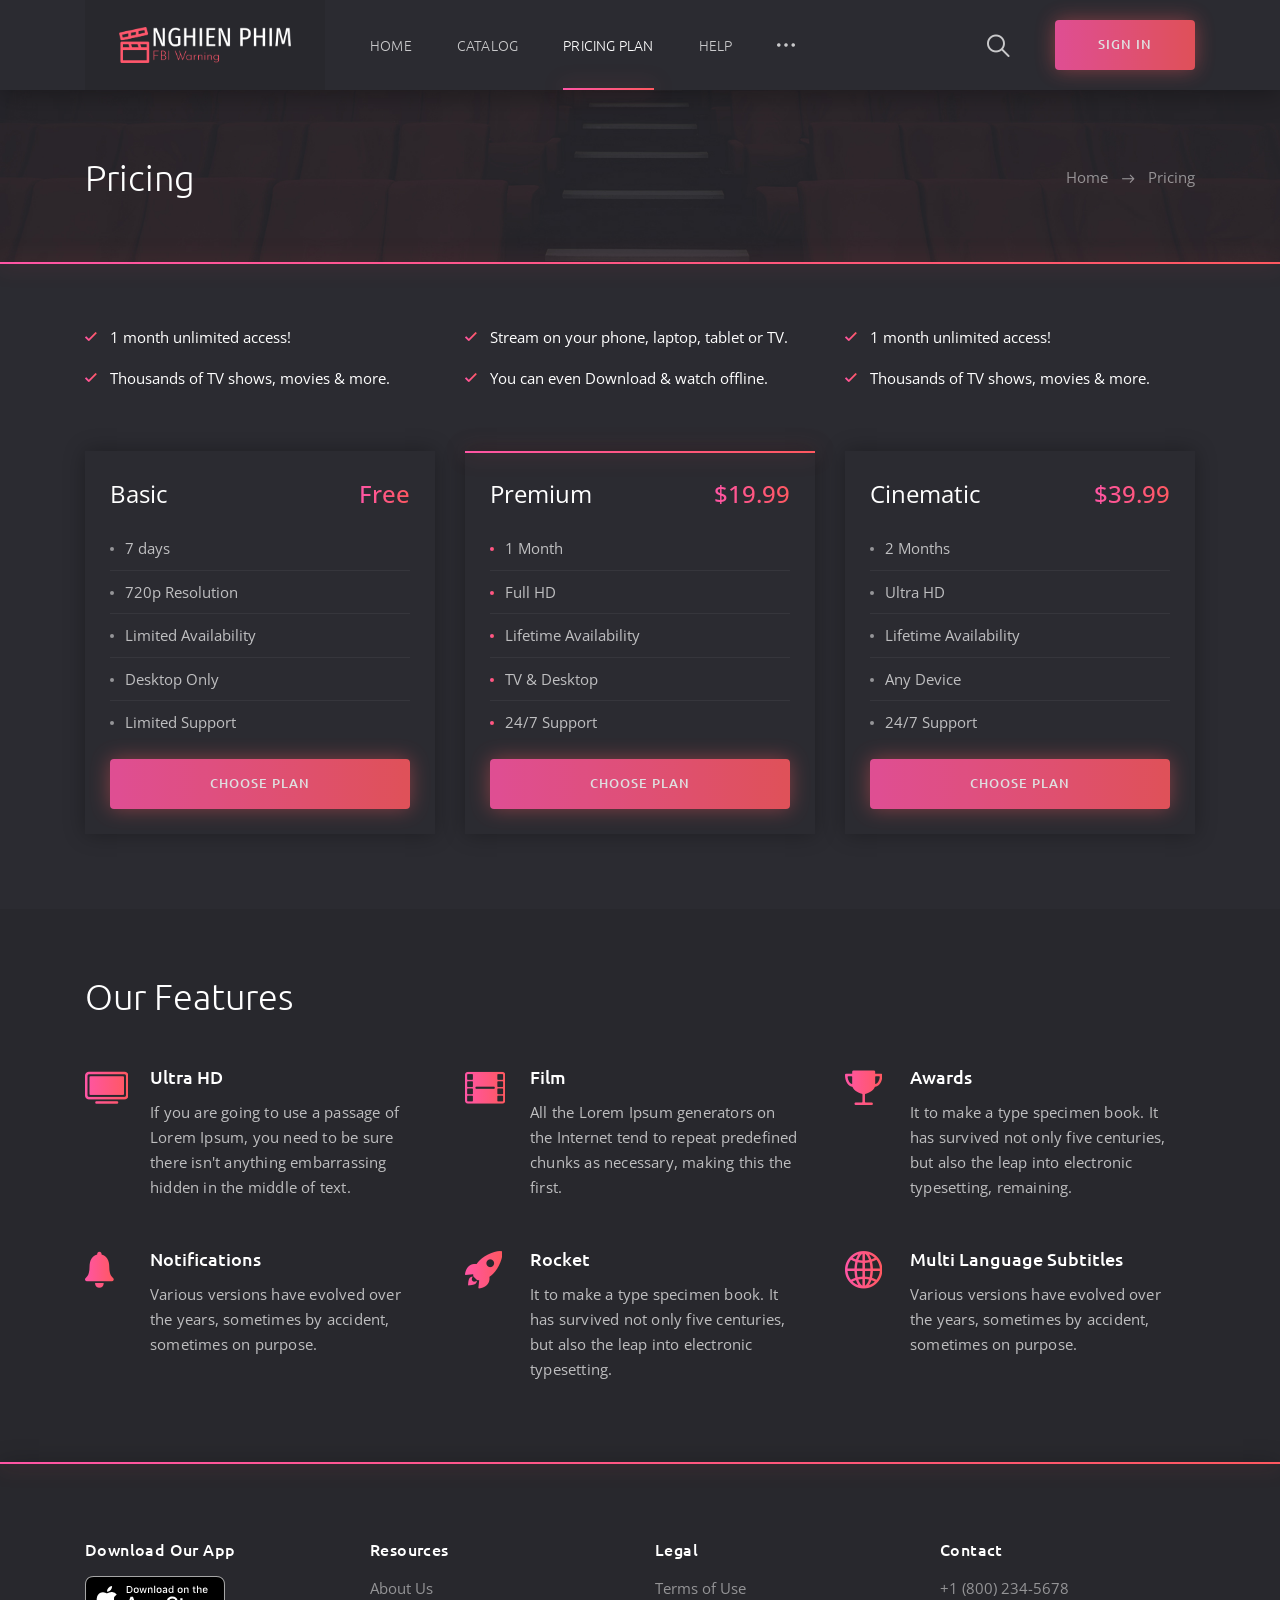
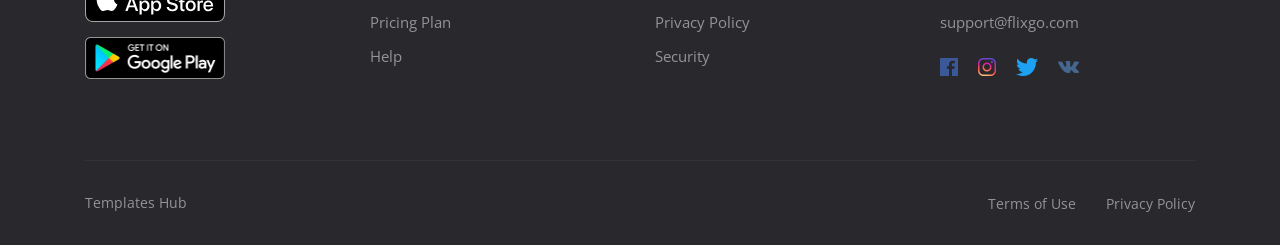
<file: Project Nghien Phim/pricing.html>
<!DOCTYPE html>
<html lang="en">

<head>
	<meta charset="utf-8">
	<meta name="viewport" content="width=device-width, initial-scale=1, shrink-to-fit=no">

	<!-- Font -->
	<link href="https://fonts.googleapis.com/css?family=Open+Sans:400,600%7CUbuntu:300,400,500,700" rel="stylesheet">

	<!-- CSS -->
	<link rel="stylesheet" href="css/bootstrap-reboot.min.css">
	<link rel="stylesheet" href="css/bootstrap-grid.min.css">
	<link rel="stylesheet" href="css/owl.carousel.min.css">
	<link rel="stylesheet" href="css/jquery.mCustomScrollbar.min.css">
	<link rel="stylesheet" href="css/nouislider.min.css">
	<link rel="stylesheet" href="css/ionicons.min.css">
	<link rel="stylesheet" href="css/plyr.css">
	<link rel="stylesheet" href="css/photoswipe.css">
	<link rel="stylesheet" href="css/default-skin.css">
	<link rel="stylesheet" href="css/main.css">

	<!-- Favicons -->
	<link rel="icon" type="image/png" href="icon/favicon-32x32.png" sizes="32x32">
	<link rel="apple-touch-icon" href="icon/favicon-32x32.png">
	<link rel="apple-touch-icon" sizes="72x72" href="icon/apple-touch-icon-72x72.png">
	<link rel="apple-touch-icon" sizes="114x114" href="icon/apple-touch-icon-114x114.png">
	<link rel="apple-touch-icon" sizes="144x144" href="icon/apple-touch-icon-144x144.png">

	<meta name="description" content="">
	<meta name="keywords" content="">
	<meta name="author" content="Dmitry Volkov">
	<title>Nghien Phim - Online Movie Service</title>

</head>
<body class="body">

<!-- header -->
<header class="header">
	<div class="header__wrap">
		<div class="container">
			<div class="row">
				<div class="col-12">
					<div class="header__content">
						<!-- header logo -->
						<a href="index.html" class="header__logo">
							<img src="icon/logofbi.png" alt="">
						</a>
						<!-- end header logo -->

						<!-- header nav -->
						<ul class="header__nav">
							<!-- dropdown -->
							<li class="header__nav-item">
								<a class="dropdown-toggle header__nav-link" href="#" role="button" id="dropdownMenuHome" data-toggle="dropdown" aria-haspopup="true" aria-expanded="false">Home</a>

								<ul class="dropdown-menu header__dropdown-menu" aria-labelledby="dropdownMenuHome">
									<li><a href="index.html">Home slideshow bg</a></li>
									<li><a href="index2.html">Home static bg</a></li>
								</ul>
							</li>
							<!-- end dropdown -->

							<!-- dropdown -->
							<li class="header__nav-item">
								<a class="dropdown-toggle header__nav-link" href="#" role="button" id="dropdownMenuCatalog" data-toggle="dropdown" aria-haspopup="true" aria-expanded="false">Catalog</a>

								<ul class="dropdown-menu header__dropdown-menu" aria-labelledby="dropdownMenuCatalog">
									<li><a href="catalog1.html">Catalog Grid</a></li>
									<li><a href="catalog2.html">Catalog List</a></li>
									<li><a href="details1.html">Details Movie</a></li>
									<li><a href="details2.html">Details TV Series</a></li>
								</ul>
							</li>
							<!-- end dropdown -->

							<li class="header__nav-item">
								<a href="pricing.html" class="header__nav-link header__nav-link--active">Pricing Plan</a>
							</li>

							<li class="header__nav-item">
								<a href="faq.html" class="header__nav-link">Help</a>
							</li>

							<!-- dropdown -->
							<li class="dropdown header__nav-item">
								<a class="dropdown-toggle header__nav-link header__nav-link--more" href="#" role="button" id="dropdownMenuMore" data-toggle="dropdown" aria-haspopup="true" aria-expanded="false"><i class="icon ion-ios-more"></i></a>

								<ul class="dropdown-menu header__dropdown-menu" aria-labelledby="dropdownMenuMore">
									<li><a href="about.html">About</a></li>
									<li><a href="signin.html">Sign In</a></li>
									<li><a href="signup.html">Sign Up</a></li>
									<li><a href="404.html">404 Page</a></li>
								</ul>
							</li>
							<!-- end dropdown -->
						</ul>
						<!-- end header nav -->

						<!-- header auth -->
						<div class="header__auth">
							<button class="header__search-btn" type="button">
								<i class="icon ion-ios-search"></i>
							</button>

							<a href="signin.html" class="header__sign-in">
								<i class="icon ion-ios-log-in"></i>
								<span>sign in</span>
							</a>
						</div>
						<!-- end header auth -->

						<!-- header menu btn -->
						<button class="header__btn" type="button">
							<span></span>
							<span></span>
							<span></span>
						</button>
						<!-- end header menu btn -->
					</div>
				</div>
			</div>
		</div>
	</div>

	<!-- header search -->
	<form action="#" class="header__search">
		<div class="container">
			<div class="row">
				<div class="col-12">
					<div class="header__search-content">
						<input type="text" placeholder="Search for a movie, TV Series that you are looking for">

						<button type="button">search</button>
					</div>
				</div>
			</div>
		</div>
	</form>
	<!-- end header search -->
</header>
<!-- end header -->

<!-- page title -->
<section class="section section--first section--bg" data-bg="img/section/section.jpg">
	<div class="container">
		<div class="row">
			<div class="col-12">
				<div class="section__wrap">
					<!-- section title -->
					<h2 class="section__title">Pricing</h2>
					<!-- end section title -->

					<!-- breadcrumb -->
					<ul class="breadcrumb">
						<li class="breadcrumb__item"><a href="#">Home</a></li>
						<li class="breadcrumb__item breadcrumb__item--active">Pricing</li>
					</ul>
					<!-- end breadcrumb -->
				</div>
			</div>
		</div>
	</div>
</section>
<!-- end page title -->

<!-- pricing -->
<div class="section">
	<div class="container">
		<div class="row">
			<!-- plan features -->
			<div class="col-12">
				<ul class="row plan-features">
					<li class="col-12 col-md-6 col-lg-4">1 month unlimited access!</li>
					<li class="col-12 col-md-6 col-lg-4">Stream on your phone, laptop, tablet or TV.</li>
					<li class="col-12 col-md-6 col-lg-4">1 month unlimited access!</li>
					<li class="col-12 col-md-6 col-lg-4">Thousands of TV shows, movies & more.</li>
					<li class="col-12 col-md-6 col-lg-4">You can even Download & watch offline.</li>
					<li class="col-12 col-md-6 col-lg-4">Thousands of TV shows, movies & more.</li>
				</ul>
			</div>
			<!-- end plan features -->

			<!-- price -->
			<div class="col-12 col-md-6 col-lg-4">
				<div class="price">
					<div class="price__item price__item--first"><span>Basic</span> <span>Free</span></div>
					<div class="price__item"><span>7 days</span></div>
					<div class="price__item"><span>720p Resolution</span></div>
					<div class="price__item"><span>Limited Availability</span></div>
					<div class="price__item"><span>Desktop Only</span></div>
					<div class="price__item"><span>Limited Support</span></div>
					<a href="#" class="price__btn">Choose Plan</a>
				</div>
			</div>
			<!-- end price -->

			<!-- price -->
			<div class="col-12 col-md-6 col-lg-4">
				<div class="price price--premium">
					<div class="price__item price__item--first"><span>Premium</span> <span>$19.99</span></div>
					<div class="price__item"><span>1 Month</span></div>
					<div class="price__item"><span>Full HD</span></div>
					<div class="price__item"><span>Lifetime Availability</span></div>
					<div class="price__item"><span>TV & Desktop</span></div>
					<div class="price__item"><span>24/7 Support</span></div>
					<a href="#" class="price__btn">Choose Plan</a>
				</div>
			</div>
			<!-- end price -->

			<!-- price -->
			<div class="col-12 col-md-6 col-lg-4">
				<div class="price">
					<div class="price__item price__item--first"><span>Cinematic</span> <span>$39.99</span></div>
					<div class="price__item"><span>2 Months</span></div>
					<div class="price__item"><span>Ultra HD</span></div>
					<div class="price__item"><span>Lifetime Availability</span></div>
					<div class="price__item"><span>Any Device</span></div>
					<div class="price__item"><span>24/7 Support</span></div>
					<a href="#" class="price__btn">Choose Plan</a>
				</div>
			</div>
			<!-- end price -->
		</div>
	</div>
</div>
<!-- end pricing -->

<!-- features -->
<section class="section section--dark">
	<div class="container">
		<div class="row">
			<!-- section title -->
			<div class="col-12">
				<h2 class="section__title section__title--no-margin">Our Features</h2>
			</div>
			<!-- end section title -->

			<!-- feature -->
			<div class="col-12 col-md-6 col-lg-4">
				<div class="feature">
					<i class="icon ion-ios-tv feature__icon"></i>
					<h3 class="feature__title">Ultra HD</h3>
					<p class="feature__text">If you are going to use a passage of Lorem Ipsum, you need to be sure there isn't anything embarrassing hidden in the middle of text.</p>
				</div>
			</div>
			<!-- end feature -->

			<!-- feature -->
			<div class="col-12 col-md-6 col-lg-4">
				<div class="feature">
					<i class="icon ion-ios-film feature__icon"></i>
					<h3 class="feature__title">Film</h3>
					<p class="feature__text">All the Lorem Ipsum generators on the Internet tend to repeat predefined chunks as necessary, making this the first.</p>
				</div>
			</div>
			<!-- end feature -->

			<!-- feature -->
			<div class="col-12 col-md-6 col-lg-4">
				<div class="feature">
					<i class="icon ion-ios-trophy feature__icon"></i>
					<h3 class="feature__title">Awards</h3>
					<p class="feature__text">It to make a type specimen book. It has survived not only five centuries, but also the leap into electronic typesetting, remaining.</p>
				</div>
			</div>
			<!-- end feature -->

			<!-- feature -->
			<div class="col-12 col-md-6 col-lg-4">
				<div class="feature">
					<i class="icon ion-ios-notifications feature__icon"></i>
					<h3 class="feature__title">Notifications</h3>
					<p class="feature__text">Various versions have evolved over the years, sometimes by accident, sometimes on purpose.</p>
				</div>
			</div>
			<!-- end feature -->

			<!-- feature -->
			<div class="col-12 col-md-6 col-lg-4">
				<div class="feature">
					<i class="icon ion-ios-rocket feature__icon"></i>
					<h3 class="feature__title">Rocket</h3>
					<p class="feature__text">It to make a type specimen book. It has survived not only five centuries, but also the leap into electronic typesetting.</p>
				</div>
			</div>
			<!-- end feature -->

			<!-- feature -->
			<div class="col-12 col-md-6 col-lg-4">
				<div class="feature">
					<i class="icon ion-ios-globe feature__icon"></i>
					<h3 class="feature__title">Multi Language Subtitles </h3>
					<p class="feature__text">Various versions have evolved over the years, sometimes by accident, sometimes on purpose.</p>
				</div>
			</div>
			<!-- end feature -->
		</div>
	</div>
</section>
<!-- end features -->
<!-- footer -->
<footer class="footer">
	<div class="container">
		<div class="row">
			<!-- footer list -->
			<div class="col-12 col-md-3">
				<h6 class="footer__title">Download Our App</h6>
				<ul class="footer__app">
					<li><a href="#"><img src="img/Download_on_the_App_Store_Badge.svg" alt=""></a></li>
					<li><a href="#"><img src="img/google-play-badge.png" alt=""></a></li>
				</ul>
			</div>
			<!-- end footer list -->

			<!-- footer list -->
			<div class="col-6 col-sm-4 col-md-3">
				<h6 class="footer__title">Resources</h6>
				<ul class="footer__list">
					<li><a href="#">About Us</a></li>
					<li><a href="#">Pricing Plan</a></li>
					<li><a href="#">Help</a></li>
				</ul>
			</div>
			<!-- end footer list -->

			<!-- footer list -->
			<div class="col-6 col-sm-4 col-md-3">
				<h6 class="footer__title">Legal</h6>
				<ul class="footer__list">
					<li><a href="#">Terms of Use</a></li>
					<li><a href="#">Privacy Policy</a></li>
					<li><a href="#">Security</a></li>
				</ul>
			</div>
			<!-- end footer list -->

			<!-- footer list -->
			<div class="col-12 col-sm-4 col-md-3">
				<h6 class="footer__title">Contact</h6>
				<ul class="footer__list">
					<li><a href="tel:+18002345678">+1 (800) 234-5678</a></li>
					<li><a href="mailto:support@moviego.com">support@flixgo.com</a></li>
				</ul>
				<ul class="footer__social">
					<li class="facebook"><a href="#"><i class="icon ion-logo-facebook"></i></a></li>
					<li class="instagram"><a href="#"><i class="icon ion-logo-instagram"></i></a></li>
					<li class="twitter"><a href="#"><i class="icon ion-logo-twitter"></i></a></li>
					<li class="vk"><a href="#"><i class="icon ion-logo-vk"></i></a></li>
				</ul>
			</div>
			<!-- end footer list -->

			<!-- footer copyright -->
			<div class="col-12">
				<div class="footer__copyright">
					<small><a target="_blank" href="https://www.templateshub.net">Templates Hub</a></small>

					<ul>
						<li><a href="#">Terms of Use</a></li>
						<li><a href="#">Privacy Policy</a></li>
					</ul>
				</div>
			</div>
			<!-- end footer copyright -->
		</div>
	</div>
</footer>
<!-- end footer -->

<!-- JS -->
<script src="js/jquery-3.3.1.min.js"></script>
<script src="js/bootstrap.bundle.min.js"></script>
<script src="js/owl.carousel.min.js"></script>
<script src="js/jquery.mousewheel.min.js"></script>
<script src="js/jquery.mCustomScrollbar.min.js"></script>
<script src="js/wNumb.js"></script>
<script src="js/nouislider.min.js"></script>
<script src="js/plyr.min.js"></script>
<script src="js/jquery.morelines.min.js"></script>
<script src="js/photoswipe.min.js"></script>
<script src="js/photoswipe-ui-default.min.js"></script>
<script src="js/main.js"></script>
</body>

</html>
</file>
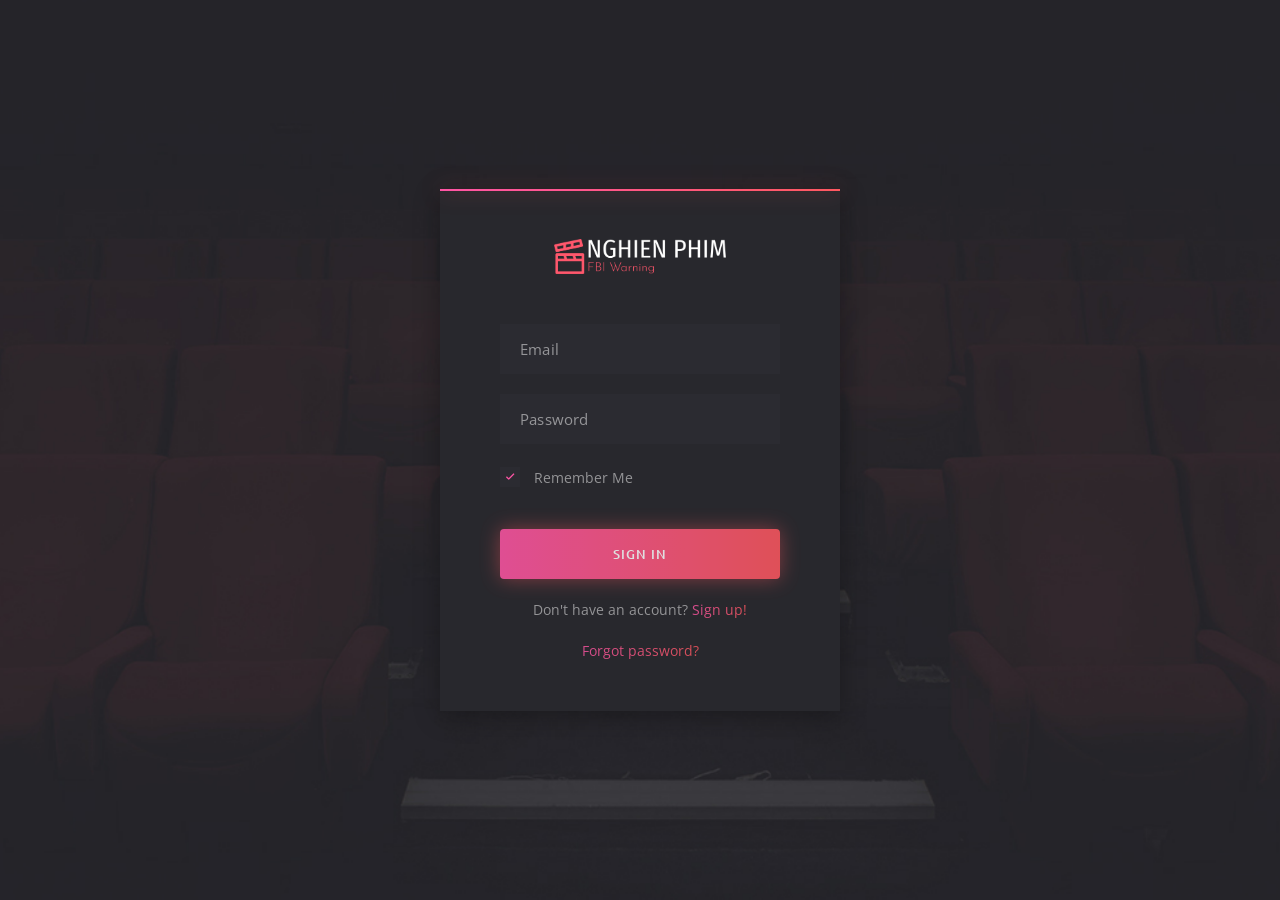
<file: Project Nghien Phim/signin.html>
<!DOCTYPE html>
<html lang="en">

<head>
	<meta charset="utf-8">
	<meta name="viewport" content="width=device-width, initial-scale=1, shrink-to-fit=no">

	<!-- Font -->
	<link href="https://fonts.googleapis.com/css?family=Open+Sans:400,600%7CUbuntu:300,400,500,700" rel="stylesheet"> 

	<!-- CSS -->
	<link rel="stylesheet" href="css/bootstrap-reboot.min.css">
	<link rel="stylesheet" href="css/bootstrap-grid.min.css">
	<link rel="stylesheet" href="css/owl.carousel.min.css">
	<link rel="stylesheet" href="css/jquery.mCustomScrollbar.min.css">
	<link rel="stylesheet" href="css/nouislider.min.css">
	<link rel="stylesheet" href="css/ionicons.min.css">
	<link rel="stylesheet" href="css/plyr.css">
	<link rel="stylesheet" href="css/photoswipe.css">
	<link rel="stylesheet" href="css/default-skin.css">
	<link rel="stylesheet" href="css/main.css">

	<!-- Favicons -->
	<link rel="icon" type="image/png" href="icon/favicon-32x32.png" sizes="32x32">
	<link rel="apple-touch-icon" href="icon/favicon-32x32.png">
	<link rel="apple-touch-icon" sizes="72x72" href="icon/apple-touch-icon-72x72.png">
	<link rel="apple-touch-icon" sizes="114x114" href="icon/apple-touch-icon-114x114.png">
	<link rel="apple-touch-icon" sizes="144x144" href="icon/apple-touch-icon-144x144.png">

	<meta name="description" content="">
	<meta name="keywords" content="">
	<meta name="author" content="Dmitry Volkov">
	<title>Nghien Phim - Online Movie Service</title>

</head>
<body class="body">

	<div class="sign section--bg" data-bg="img/section/section.jpg">
		<div class="container">
			<div class="row">
				<div class="col-12">
					<div class="sign__content">
						<!-- authorization form -->
						<form action="#" class="sign__form">
							<a href="index.html" class="sign__logo">
								<img src="icon/logofbi.png" alt="">
							</a>

							<div class="sign__group">
								<input type="text" class="sign__input" placeholder="Email">
							</div>

							<div class="sign__group">
								<input type="password" class="sign__input" placeholder="Password">
							</div>

							<div class="sign__group sign__group--checkbox">
								<input id="remember" name="remember" type="checkbox" checked="checked">
								<label for="remember">Remember Me</label>
							</div>
							
							<button class="sign__btn" type="button">Sign in</button>

							<span class="sign__text">Don't have an account? <a href="signup.html">Sign up!</a></span>

							<span class="sign__text"><a href="#">Forgot password?</a></span>
						</form>
						<!-- end authorization form -->
					</div>
				</div>
			</div>
		</div>
	</div>

	<!-- JS -->
	<script src="js/jquery-3.3.1.min.js"></script>
	<script src="js/bootstrap.bundle.min.js"></script>
	<script src="js/owl.carousel.min.js"></script>
	<script src="js/jquery.mousewheel.min.js"></script>
	<script src="js/jquery.mCustomScrollbar.min.js"></script>
	<script src="js/wNumb.js"></script>
	<script src="js/nouislider.min.js"></script>
	<script src="js/plyr.min.js"></script>
	<script src="js/jquery.morelines.min.js"></script>
	<script src="js/photoswipe.min.js"></script>
	<script src="js/photoswipe-ui-default.min.js"></script>
	<script src="js/main.js"></script>
</body>

</html>
</file>
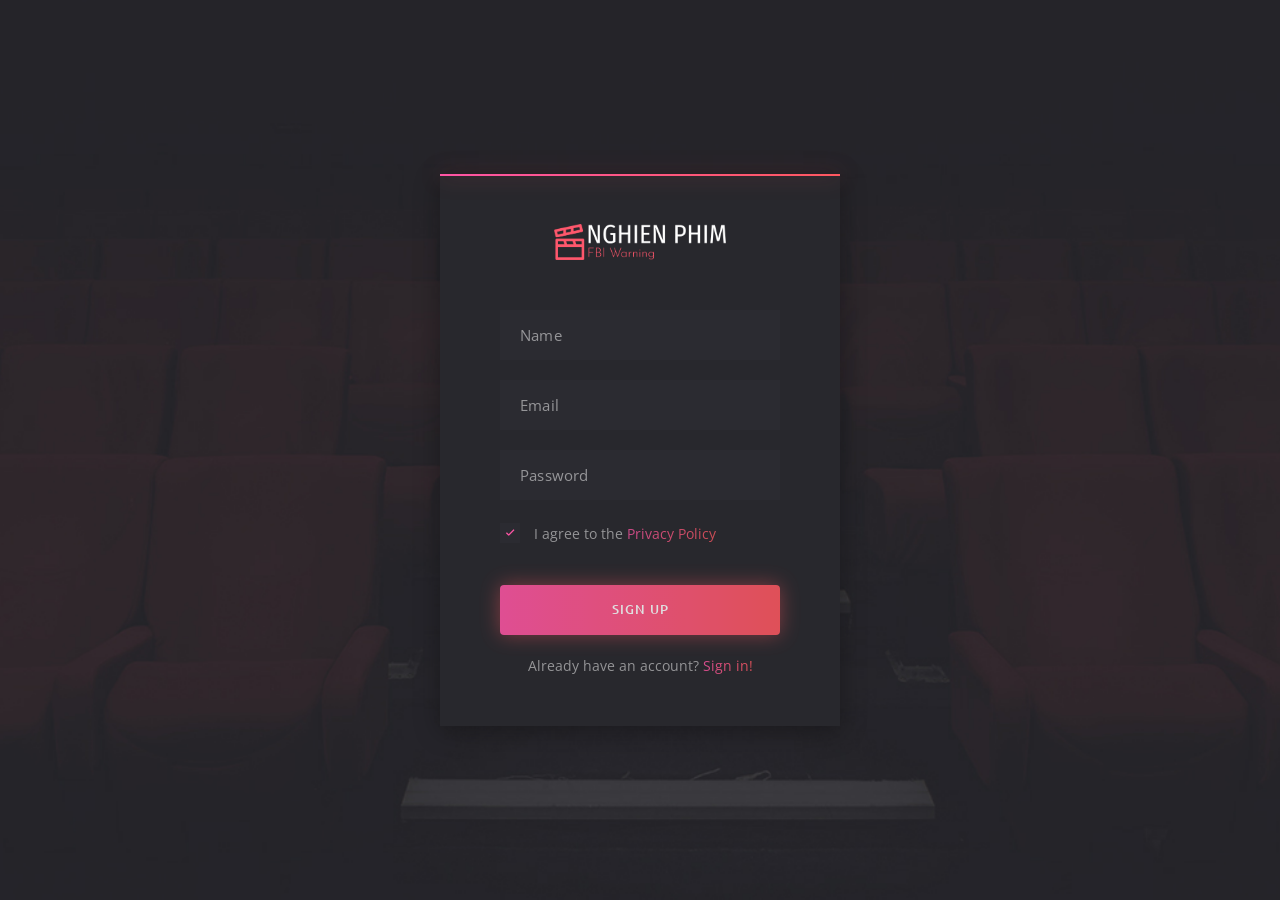
<file: Project Nghien Phim/signup.html>
<!DOCTYPE html>
<html lang="en">

<head>
	<meta charset="utf-8">
	<meta name="viewport" content="width=device-width, initial-scale=1, shrink-to-fit=no">

	<!-- Font -->
	<link href="https://fonts.googleapis.com/css?family=Open+Sans:400,600%7CUbuntu:300,400,500,700" rel="stylesheet"> 

	<!-- CSS -->
	<link rel="stylesheet" href="css/bootstrap-reboot.min.css">
	<link rel="stylesheet" href="css/bootstrap-grid.min.css">
	<link rel="stylesheet" href="css/owl.carousel.min.css">
	<link rel="stylesheet" href="css/jquery.mCustomScrollbar.min.css">
	<link rel="stylesheet" href="css/nouislider.min.css">
	<link rel="stylesheet" href="css/ionicons.min.css">
	<link rel="stylesheet" href="css/plyr.css">
	<link rel="stylesheet" href="css/photoswipe.css">
	<link rel="stylesheet" href="css/default-skin.css">
	<link rel="stylesheet" href="css/main.css">

	<!-- Favicons -->
	<link rel="icon" type="image/png" href="icon/favicon-32x32.png" sizes="32x32">
	<link rel="apple-touch-icon" href="icon/favicon-32x32.png">
	<link rel="apple-touch-icon" sizes="72x72" href="icon/apple-touch-icon-72x72.png">
	<link rel="apple-touch-icon" sizes="114x114" href="icon/apple-touch-icon-114x114.png">
	<link rel="apple-touch-icon" sizes="144x144" href="icon/apple-touch-icon-144x144.png">

	<meta name="description" content="">
	<meta name="keywords" content="">
	<meta name="author" content="Dmitry Volkov">
	<title>Nghien Phim - Online Movie Service</title>

</head>
<body class="body">

	<div class="sign section--bg" data-bg="img/section/section.jpg">
		<div class="container">
			<div class="row">
				<div class="col-12">
					<div class="sign__content">
						<!-- registration form -->
						<form action="#" class="sign__form">
							<a href="index.html" class="sign__logo">
								<img src="icon/logofbi.png" alt="">
							</a>

							<div class="sign__group">
								<input type="text" class="sign__input" placeholder="Name">
							</div>

							<div class="sign__group">
								<input type="text" class="sign__input" placeholder="Email">
							</div>

							<div class="sign__group">
								<input type="password" class="sign__input" placeholder="Password">
							</div>

							<div class="sign__group sign__group--checkbox">
								<input id="remember" name="remember" type="checkbox" checked="checked">
								<label for="remember">I agree to the <a href="#">Privacy Policy</a></label>
							</div>
							
							<button class="sign__btn" type="button">Sign up</button>

							<span class="sign__text">Already have an account? <a href="signin.html">Sign in!</a></span>
						</form>
						<!-- registration form -->
					</div>
				</div>
			</div>
		</div>
	</div>

	<!-- JS -->
	<script src="js/jquery-3.3.1.min.js"></script>
	<script src="js/bootstrap.bundle.min.js"></script>
	<script src="js/owl.carousel.min.js"></script>
	<script src="js/jquery.mousewheel.min.js"></script>
	<script src="js/jquery.mCustomScrollbar.min.js"></script>
	<script src="js/wNumb.js"></script>
	<script src="js/nouislider.min.js"></script>
	<script src="js/plyr.min.js"></script>
	<script src="js/jquery.morelines.min.js"></script>
	<script src="js/photoswipe.min.js"></script>
	<script src="js/photoswipe-ui-default.min.js"></script>
	<script src="js/main.js"></script>
</body>

</html>
</file>
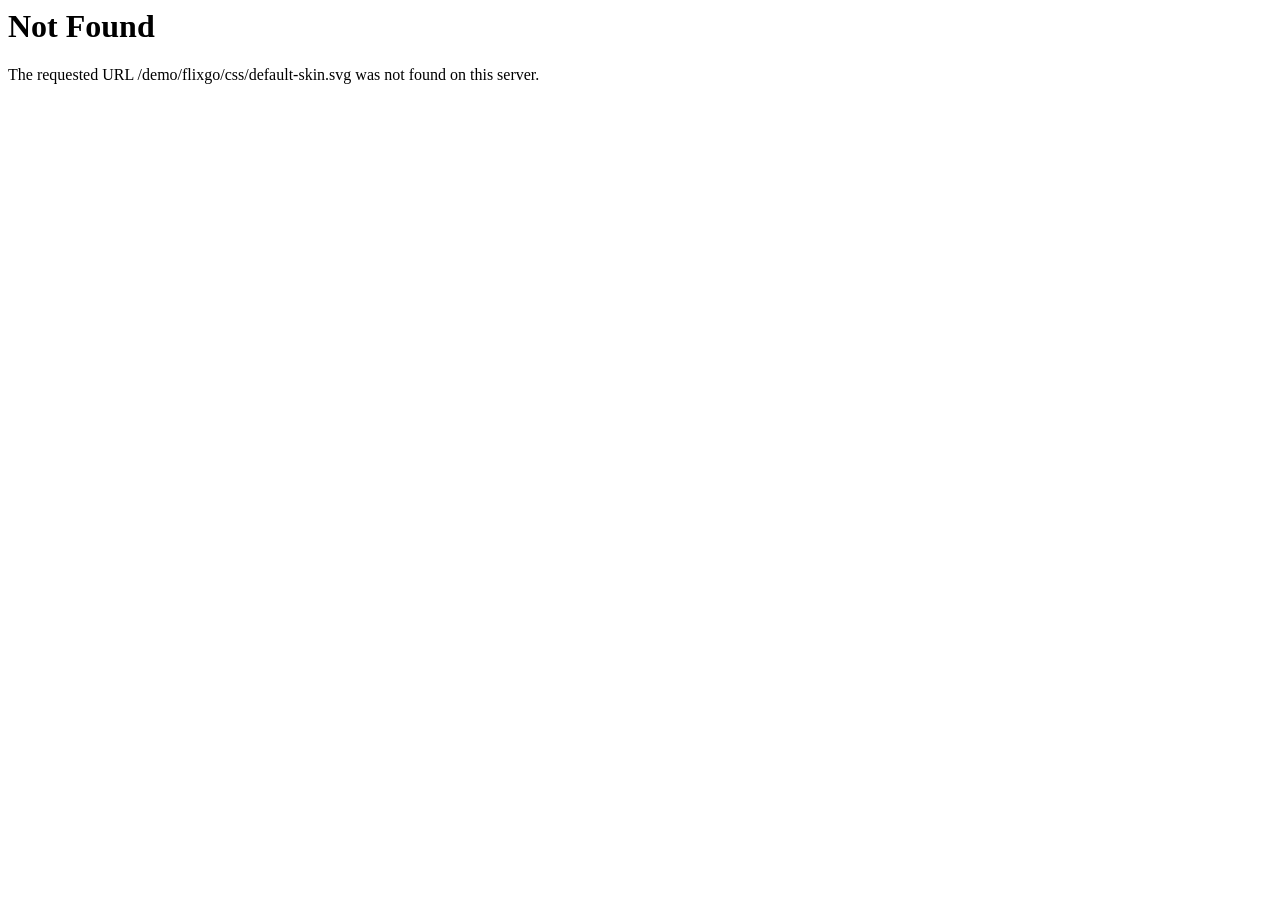
<file: Project Nghien Phim/css/default-skin-2.html>
<!DOCTYPE HTML PUBLIC "-//IETF//DTD HTML 2.0//EN">
<html><head>
<title>404 Not Found</title>
</head><body>
<h1>Not Found</h1>
<p>The requested URL /demo/flixgo/css/default-skin.svg was not found on this server.</p>
</body></html>
</file>
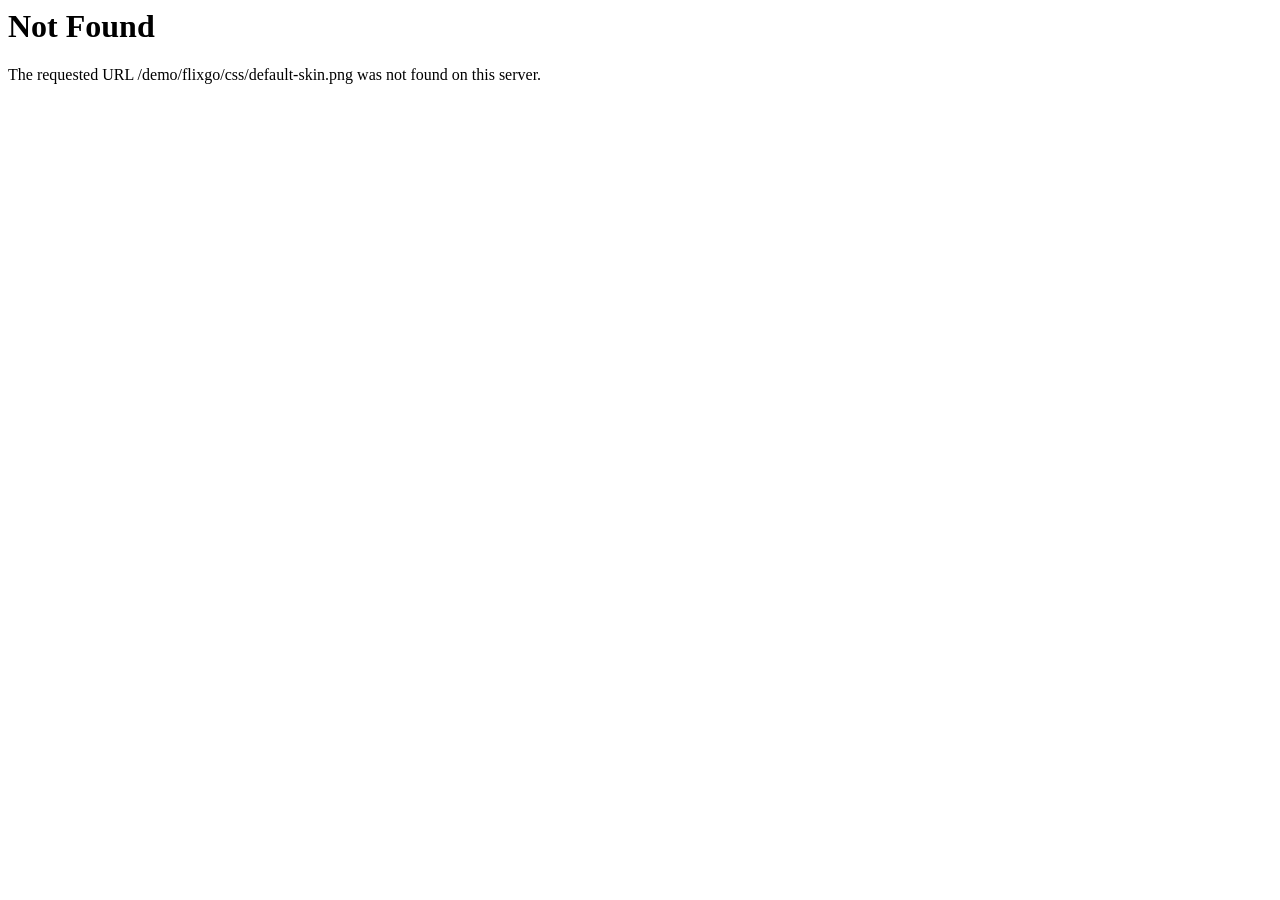
<file: Project Nghien Phim/css/default-skin.html>
<!DOCTYPE HTML PUBLIC "-//IETF//DTD HTML 2.0//EN">
<html><head>
<title>404 Not Found</title>
</head><body>
<h1>Not Found</h1>
<p>The requested URL /demo/flixgo/css/default-skin.png was not found on this server.</p>
</body></html>
</file>
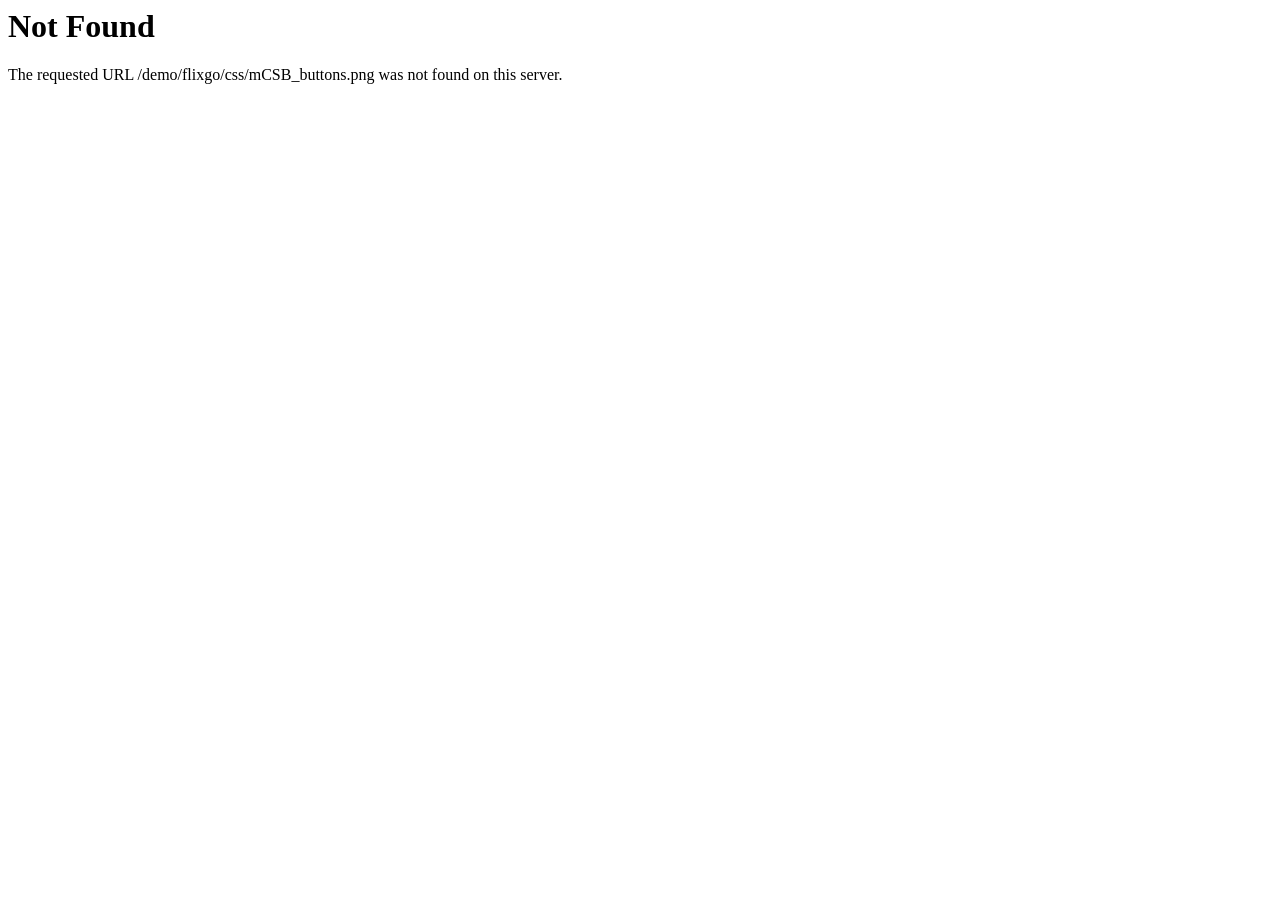
<file: Project Nghien Phim/css/mCSB_buttons.html>
<!DOCTYPE HTML PUBLIC "-//IETF//DTD HTML 2.0//EN">
<html><head>
<title>404 Not Found</title>
</head><body>
<h1>Not Found</h1>
<p>The requested URL /demo/flixgo/css/mCSB_buttons.png was not found on this server.</p>
</body></html>
</file>
<file: Project Nghien Phim/css/plyr.css>
@keyframes plyr-progress{to{background-position:25px 0}}@keyframes plyr-popup{0%{opacity:.5;transform:translateY(10px)}to{opacity:1;transform:translateY(0)}}@keyframes plyr-fade-in{from{opacity:0}to{opacity:1}}.plyr{-moz-osx-font-smoothing:grayscale;-webkit-font-smoothing:antialiased;direction:ltr;font-family:Avenir,"Avenir Next","Helvetica Neue","Segoe UI",Helvetica,Arial,sans-serif;font-variant-numeric:tabular-nums;font-weight:500;line-height:1.7;max-width:100%;min-width:200px;position:relative;text-shadow:none;transition:box-shadow .3s ease}.plyr audio,.plyr video{border-radius:inherit;height:auto;vertical-align:middle;width:100%}.plyr button{font:inherit;line-height:inherit;width:auto}.plyr:focus{outline:0}.plyr--full-ui{box-sizing:border-box}.plyr--full-ui *,.plyr--full-ui ::after,.plyr--full-ui ::before{box-sizing:inherit}.plyr--full-ui a,.plyr--full-ui button,.plyr--full-ui input,.plyr--full-ui label{touch-action:manipulation}.plyr__badge{background:#4f5b5f;border-radius:2px;color:#fff;font-size:9px;line-height:1;padding:3px 4px}.plyr--full-ui ::-webkit-media-text-track-container{display:none}.plyr__captions{animation:plyr-fade-in .3s ease;bottom:0;color:#fff;display:none;font-size:14px;left:0;padding:10px;position:absolute;text-align:center;transition:transform .4s ease-in-out;width:100%}.plyr__captions .plyr__caption{background:rgba(0,0,0,.8);border-radius:2px;-webkit-box-decoration-break:clone;box-decoration-break:clone;line-height:185%;padding:.2em .5em;white-space:pre-wrap}.plyr__captions .plyr__caption div{display:inline}.plyr__captions span:empty{display:none}@media (min-width:480px){.plyr__captions{font-size:16px;padding:20px}}@media (min-width:768px){.plyr__captions{font-size:18px}}.plyr--captions-active .plyr__captions{display:block}.plyr:not(.plyr--hide-controls) .plyr__controls:not(:empty)~.plyr__captions{transform:translateY(-40px)}.plyr__control{background:0 0;border:0;border-radius:3px;color:inherit;cursor:pointer;flex-shrink:0;overflow:visible;padding:7px;position:relative;transition:all .3s ease}.plyr__control svg{display:block;fill:currentColor;height:18px;pointer-events:none;width:18px}.plyr__control:focus{outline:0}.plyr__control.plyr__tab-focus{box-shadow:0 0 0 5px rgba(26,175,255,.5);outline:0}.plyr__control.plyr__control--pressed .icon--not-pressed,.plyr__control.plyr__control--pressed .label--not-pressed,.plyr__control:not(.plyr__control--pressed) .icon--pressed,.plyr__control:not(.plyr__control--pressed) .label--pressed{display:none}.plyr--audio .plyr__control.plyr__tab-focus,.plyr--audio .plyr__control:hover,.plyr--audio .plyr__control[aria-expanded=true]{background:#1aafff;color:#fff}.plyr--video .plyr__control svg{filter:drop-shadow(0 1px 1px rgba(0, 0, 0, .15))}.plyr--video .plyr__control.plyr__tab-focus,.plyr--video .plyr__control:hover,.plyr--video .plyr__control[aria-expanded=true]{background:#1aafff;color:#fff}.plyr__control--overlaid{background:rgba(26,175,255,.8);border:0;border-radius:100%;box-shadow:0 1px 1px rgba(0,0,0,.15);color:#fff;display:none;left:50%;padding:15px;position:absolute;top:50%;transform:translate(-50%,-50%);z-index:2}.plyr__control--overlaid svg{height:20px;left:2px;position:relative;width:20px}.plyr__control--overlaid:focus,.plyr__control--overlaid:hover{background:#1aafff}.plyr--playing .plyr__control--overlaid{opacity:0;visibility:hidden}.plyr--full-ui.plyr--video .plyr__control--overlaid{display:block}.plyr--full-ui ::-webkit-media-controls{display:none}.plyr__controls{align-items:center;display:flex;justify-content:flex-end;text-align:center}.plyr__controls .plyr__menu,.plyr__controls .plyr__progress,.plyr__controls .plyr__time,.plyr__controls .plyr__volume,.plyr__controls>.plyr__control{margin-left:5px}.plyr__controls .plyr__menu+.plyr__control,.plyr__controls .plyr__progress+.plyr__control,.plyr__controls>.plyr__control+.plyr__control,.plyr__controls>.plyr__control+.plyr__menu{margin-left:2px}.plyr__controls>.plyr__control:first-child,.plyr__controls>.plyr__control:first-child+[data-plyr=pause]{margin-left:0;margin-right:auto}.plyr__controls:empty{display:none}@media (min-width:480px){.plyr__controls .plyr__menu,.plyr__controls .plyr__progress,.plyr__controls .plyr__time,.plyr__controls .plyr__volume,.plyr__controls>.plyr__control{margin-left:10px}}.plyr--audio .plyr__controls{background:#fff;border-radius:inherit;color:#4f5b5f;padding:10px}.plyr--video .plyr__controls{background:linear-gradient(rgba(0,0,0,0),rgba(0,0,0,.7));border-bottom-left-radius:inherit;border-bottom-right-radius:inherit;bottom:0;color:#fff;left:0;padding:20px 5px 5px;position:absolute;right:0;transition:opacity .4s ease-in-out,transform .4s ease-in-out;z-index:3}@media (min-width:480px){.plyr--video .plyr__controls{padding:35px 10px 10px}}.plyr--video.plyr--hide-controls .plyr__controls{opacity:0;pointer-events:none;transform:translateY(100%)}.plyr [data-plyr=airplay],.plyr [data-plyr=captions],.plyr [data-plyr=fullscreen],.plyr [data-plyr=pip]{display:none}.plyr--airplay-supported [data-plyr=airplay],.plyr--captions-enabled [data-plyr=captions],.plyr--fullscreen-enabled [data-plyr=fullscreen],.plyr--pip-supported [data-plyr=pip]{display:inline-block}.plyr__video-embed{height:0;padding-bottom:56.25%;position:relative}.plyr__video-embed iframe{border:0;height:100%;left:0;position:absolute;top:0;-webkit-user-select:none;-moz-user-select:none;-ms-user-select:none;user-select:none;width:100%}.plyr--full-ui .plyr__video-embed>.plyr__video-embed__container{padding-bottom:240%;position:relative;transform:translateY(-38.28125%)}.plyr__menu{display:flex;position:relative}.plyr__menu .plyr__control svg{transition:transform .3s ease}.plyr__menu .plyr__control[aria-expanded=true] svg{transform:rotate(90deg)}.plyr__menu .plyr__control[aria-expanded=true] .plyr__tooltip{display:none}.plyr__menu__container{animation:plyr-popup .2s ease;background:rgba(255,255,255,.9);border-radius:4px;bottom:100%;box-shadow:0 1px 2px rgba(0,0,0,.15);color:#4f5b5f;font-size:16px;margin-bottom:10px;position:absolute;right:-3px;text-align:left;white-space:nowrap;z-index:3}.plyr__menu__container>div{overflow:hidden;transition:height .35s cubic-bezier(.4,0,.2,1),width .35s cubic-bezier(.4,0,.2,1)}.plyr__menu__container::after{border:4px solid transparent;border-top-color:rgba(255,255,255,.9);content:'';height:0;position:absolute;right:15px;top:100%;width:0}.plyr__menu__container [role=menu]{padding:7px}.plyr__menu__container [role=menuitem],.plyr__menu__container [role=menuitemradio]{margin-top:2px}.plyr__menu__container [role=menuitem]:first-child,.plyr__menu__container [role=menuitemradio]:first-child{margin-top:0}.plyr__menu__container .plyr__control{align-items:center;color:#4f5b5f;display:flex;font-size:14px;padding:4px 11px;-webkit-user-select:none;-moz-user-select:none;-ms-user-select:none;user-select:none;width:100%}.plyr__menu__container .plyr__control>span{align-items:inherit;display:flex;width:100%}.plyr__menu__container .plyr__control::after{border:4px solid transparent;content:'';position:absolute;top:50%;transform:translateY(-50%)}.plyr__menu__container .plyr__control--forward{padding-right:28px}.plyr__menu__container .plyr__control--forward::after{border-left-color:rgba(79,91,95,.8);right:5px}.plyr__menu__container .plyr__control--forward.plyr__tab-focus::after,.plyr__menu__container .plyr__control--forward:hover::after{border-left-color:currentColor}.plyr__menu__container .plyr__control--back{font-weight:500;margin:7px;margin-bottom:3px;padding-left:28px;position:relative;width:calc(100% - 14px)}.plyr__menu__container .plyr__control--back::after{border-right-color:rgba(79,91,95,.8);left:7px}.plyr__menu__container .plyr__control--back::before{background:#b7c5cd;box-shadow:0 1px 0 #fff;content:'';height:1px;left:0;margin-top:4px;overflow:hidden;position:absolute;right:0;top:100%}.plyr__menu__container .plyr__control--back.plyr__tab-focus::after,.plyr__menu__container .plyr__control--back:hover::after{border-right-color:currentColor}.plyr__menu__container .plyr__control[role=menuitemradio]{padding-left:7px}.plyr__menu__container .plyr__control[role=menuitemradio]::after,.plyr__menu__container .plyr__control[role=menuitemradio]::before{border-radius:100%}.plyr__menu__container .plyr__control[role=menuitemradio]::before{background:rgba(0,0,0,.1);content:'';display:block;flex-shrink:0;height:16px;margin-right:10px;transition:all .3s ease;width:16px}.plyr__menu__container .plyr__control[role=menuitemradio]::after{background:#fff;border:0;height:6px;left:12px;opacity:0;top:50%;transform:translateY(-50%) scale(0);transition:transform .3s ease,opacity .3s ease;width:6px}.plyr__menu__container .plyr__control[role=menuitemradio][aria-checked=true]::before{background:#1aafff}.plyr__menu__container .plyr__control[role=menuitemradio][aria-checked=true]::after{opacity:1;transform:translateY(-50%) scale(1)}.plyr__menu__container .plyr__control[role=menuitemradio].plyr__tab-focus::before,.plyr__menu__container .plyr__control[role=menuitemradio]:hover::before{background:rgba(0,0,0,.1)}.plyr__menu__container .plyr__menu__value{align-items:center;display:flex;margin-left:auto;margin-right:-5px;overflow:hidden;padding-left:25px;pointer-events:none}.plyr--full-ui input[type=range]{-webkit-appearance:none;background:0 0;border:0;border-radius:28px;color:#1aafff;display:block;height:20px;margin:0;padding:0;transition:box-shadow .3s ease;width:100%}.plyr--full-ui input[type=range]::-webkit-slider-runnable-track{background:0 0;border:0;border-radius:3px;height:6px;transition:box-shadow .3s ease;-webkit-user-select:none;user-select:none;background-image:linear-gradient(to right,currentColor var(--value,0),transparent var(--value,0))}.plyr--full-ui input[type=range]::-webkit-slider-thumb{background:#fff;border:0;border-radius:100%;box-shadow:0 1px 1px rgba(0,0,0,.15),0 0 0 1px rgba(47,52,61,.2);height:14px;position:relative;transition:all .2s ease;width:14px;-webkit-appearance:none;margin-top:-4px}.plyr--full-ui input[type=range]::-moz-range-track{background:0 0;border:0;border-radius:3px;height:6px;transition:box-shadow .3s ease;-moz-user-select:none;user-select:none}.plyr--full-ui input[type=range]::-moz-range-thumb{background:#fff;border:0;border-radius:100%;box-shadow:0 1px 1px rgba(0,0,0,.15),0 0 0 1px rgba(47,52,61,.2);height:14px;position:relative;transition:all .2s ease;width:14px}.plyr--full-ui input[type=range]::-moz-range-progress{background:currentColor;border-radius:3px;height:6px}.plyr--full-ui input[type=range]::-ms-track{background:0 0;border:0;border-radius:3px;height:6px;transition:box-shadow .3s ease;-ms-user-select:none;user-select:none;color:transparent}.plyr--full-ui input[type=range]::-ms-fill-upper{background:0 0;border:0;border-radius:3px;height:6px;transition:box-shadow .3s ease;-ms-user-select:none;user-select:none}.plyr--full-ui input[type=range]::-ms-fill-lower{background:0 0;border:0;border-radius:3px;height:6px;transition:box-shadow .3s ease;-ms-user-select:none;user-select:none;background:currentColor}.plyr--full-ui input[type=range]::-ms-thumb{background:#fff;border:0;border-radius:100%;box-shadow:0 1px 1px rgba(0,0,0,.15),0 0 0 1px rgba(47,52,61,.2);height:14px;position:relative;transition:all .2s ease;width:14px;margin-top:0}.plyr--full-ui input[type=range]::-ms-tooltip{display:none}.plyr--full-ui input[type=range]:focus{outline:0}.plyr--full-ui input[type=range]::-moz-focus-outer{border:0}.plyr--full-ui input[type=range].plyr__tab-focus::-webkit-slider-runnable-track{box-shadow:0 0 0 5px rgba(26,175,255,.5);outline:0}.plyr--full-ui input[type=range].plyr__tab-focus::-moz-range-track{box-shadow:0 0 0 5px rgba(26,175,255,.5);outline:0}.plyr--full-ui input[type=range].plyr__tab-focus::-ms-track{box-shadow:0 0 0 5px rgba(26,175,255,.5);outline:0}.plyr--full-ui.plyr--video input[type=range]::-webkit-slider-runnable-track{background-color:rgba(255,255,255,.25)}.plyr--full-ui.plyr--video input[type=range]::-moz-range-track{background-color:rgba(255,255,255,.25)}.plyr--full-ui.plyr--video input[type=range]::-ms-track{background-color:rgba(255,255,255,.25)}.plyr--full-ui.plyr--video input[type=range]:active::-webkit-slider-thumb{box-shadow:0 1px 1px rgba(0,0,0,.15),0 0 0 1px rgba(47,52,61,.2),0 0 0 3px rgba(255,255,255,.5)}.plyr--full-ui.plyr--video input[type=range]:active::-moz-range-thumb{box-shadow:0 1px 1px rgba(0,0,0,.15),0 0 0 1px rgba(47,52,61,.2),0 0 0 3px rgba(255,255,255,.5)}.plyr--full-ui.plyr--video input[type=range]:active::-ms-thumb{box-shadow:0 1px 1px rgba(0,0,0,.15),0 0 0 1px rgba(47,52,61,.2),0 0 0 3px rgba(255,255,255,.5)}.plyr--full-ui.plyr--audio input[type=range]::-webkit-slider-runnable-track{background-color:rgba(183,197,205,.66)}.plyr--full-ui.plyr--audio input[type=range]::-moz-range-track{background-color:rgba(183,197,205,.66)}.plyr--full-ui.plyr--audio input[type=range]::-ms-track{background-color:rgba(183,197,205,.66)}.plyr--full-ui.plyr--audio input[type=range]:active::-webkit-slider-thumb{box-shadow:0 1px 1px rgba(0,0,0,.15),0 0 0 1px rgba(47,52,61,.2),0 0 0 3px rgba(0,0,0,.1)}.plyr--full-ui.plyr--audio input[type=range]:active::-moz-range-thumb{box-shadow:0 1px 1px rgba(0,0,0,.15),0 0 0 1px rgba(47,52,61,.2),0 0 0 3px rgba(0,0,0,.1)}.plyr--full-ui.plyr--audio input[type=range]:active::-ms-thumb{box-shadow:0 1px 1px rgba(0,0,0,.15),0 0 0 1px rgba(47,52,61,.2),0 0 0 3px rgba(0,0,0,.1)}.plyr__poster{background-color:#000;background-position:50% 50%;background-repeat:no-repeat;background-size:contain;height:100%;left:0;opacity:0;position:absolute;top:0;transition:opacity .2s ease;width:100%;z-index:1}.plyr--stopped.plyr__poster-enabled .plyr__poster{opacity:1}.plyr__time{font-size:14px}.plyr__time+.plyr__time::before{content:'\2044';margin-right:10px}@media (max-width:767px){.plyr__time+.plyr__time{display:none}}.plyr--video .plyr__time{text-shadow:0 1px 1px rgba(0,0,0,.15)}.plyr__tooltip{background:rgba(255,255,255,.9);border-radius:3px;bottom:100%;box-shadow:0 1px 2px rgba(0,0,0,.15);color:#4f5b5f;font-size:14px;font-weight:500;left:50%;line-height:1.3;margin-bottom:10px;opacity:0;padding:5px 7.5px;pointer-events:none;position:absolute;transform:translate(-50%,10px) scale(.8);transform-origin:50% 100%;transition:transform .2s .1s ease,opacity .2s .1s ease;white-space:nowrap;z-index:2}.plyr__tooltip::before{border-left:4px solid transparent;border-right:4px solid transparent;border-top:4px solid rgba(255,255,255,.9);bottom:-4px;content:'';height:0;left:50%;position:absolute;transform:translateX(-50%);width:0;z-index:2}.plyr .plyr__control.plyr__tab-focus .plyr__tooltip,.plyr .plyr__control:hover .plyr__tooltip,.plyr__tooltip--visible{opacity:1;transform:translate(-50%,0) scale(1)}.plyr .plyr__control:hover .plyr__tooltip{z-index:3}.plyr__controls>.plyr__control:first-child .plyr__tooltip,.plyr__controls>.plyr__control:first-child+.plyr__control .plyr__tooltip{left:0;transform:translate(0,10px) scale(.8);transform-origin:0 100%}.plyr__controls>.plyr__control:first-child .plyr__tooltip::before,.plyr__controls>.plyr__control:first-child+.plyr__control .plyr__tooltip::before{left:16px}.plyr__controls>.plyr__control:last-child .plyr__tooltip{left:auto;right:0;transform:translate(0,10px) scale(.8);transform-origin:100% 100%}.plyr__controls>.plyr__control:last-child .plyr__tooltip::before{left:auto;right:16px;transform:translateX(50%)}.plyr__controls>.plyr__control:first-child .plyr__tooltip--visible,.plyr__controls>.plyr__control:first-child+.plyr__control .plyr__tooltip--visible,.plyr__controls>.plyr__control:first-child+.plyr__control.plyr__tab-focus .plyr__tooltip,.plyr__controls>.plyr__control:first-child+.plyr__control:hover .plyr__tooltip,.plyr__controls>.plyr__control:first-child.plyr__tab-focus .plyr__tooltip,.plyr__controls>.plyr__control:first-child:hover .plyr__tooltip,.plyr__controls>.plyr__control:last-child .plyr__tooltip--visible,.plyr__controls>.plyr__control:last-child.plyr__tab-focus .plyr__tooltip,.plyr__controls>.plyr__control:last-child:hover .plyr__tooltip{transform:translate(0,0) scale(1)}.plyr--video{background:#000;overflow:hidden}.plyr--video.plyr--menu-open{overflow:visible}.plyr__video-wrapper{background:#000;border-radius:inherit;overflow:hidden;position:relative;z-index:0}.plyr__progress{flex:1;left:7px;margin-right:14px;position:relative}.plyr__progress input[type=range],.plyr__progress__buffer{margin-left:-7px;margin-right:-7px;width:calc(100% + 14px)}.plyr__progress input[type=range]{position:relative;z-index:2}.plyr__progress .plyr__tooltip{font-size:14px;left:0}.plyr__progress__buffer{-webkit-appearance:none;background:0 0;border:0;border-radius:100px;height:6px;left:0;margin-top:-3px;padding:0;position:absolute;top:50%}.plyr__progress__buffer::-webkit-progress-bar{background:0 0;transition:width .2s ease}.plyr__progress__buffer::-webkit-progress-value{background:currentColor;border-radius:100px;min-width:6px}.plyr__progress__buffer::-moz-progress-bar{background:currentColor;border-radius:100px;min-width:6px;transition:width .2s ease}.plyr__progress__buffer::-ms-fill{border-radius:100px;transition:width .2s ease}.plyr--video .plyr__progress__buffer{box-shadow:0 1px 1px rgba(0,0,0,.15);color:rgba(255,255,255,.25)}.plyr--audio .plyr__progress__buffer{color:rgba(183,197,205,.66)}.plyr--loading .plyr__progress__buffer{animation:plyr-progress 1s linear infinite;background-image:linear-gradient(-45deg,rgba(47,52,61,.6) 25%,transparent 25%,transparent 50%,rgba(47,52,61,.6) 50%,rgba(47,52,61,.6) 75%,transparent 75%,transparent);background-repeat:repeat-x;background-size:25px 25px;color:transparent}.plyr--video.plyr--loading .plyr__progress__buffer{background-color:rgba(255,255,255,.25)}.plyr--audio.plyr--loading .plyr__progress__buffer{background-color:rgba(183,197,205,.66)}.plyr__volume{align-items:center;display:flex;flex:1;position:relative}.plyr__volume input[type=range]{margin-left:5px;position:relative;z-index:2}@media (min-width:480px){.plyr__volume{max-width:90px}}@media (min-width:768px){.plyr__volume{max-width:110px}}.plyr--is-ios .plyr__volume{display:none!important}.plyr--is-ios.plyr--vimeo [data-plyr=mute]{display:none!important}.plyr:-webkit-full-screen{background:#000;border-radius:0!important;height:100%;margin:0;width:100%}.plyr:-moz-full-screen{background:#000;border-radius:0!important;height:100%;margin:0;width:100%}.plyr:-ms-fullscreen{background:#000;border-radius:0!important;height:100%;margin:0;width:100%}.plyr:fullscreen{background:#000;border-radius:0!important;height:100%;margin:0;width:100%}.plyr:-webkit-full-screen video{height:100%}.plyr:-moz-full-screen video{height:100%}.plyr:-ms-fullscreen video{height:100%}.plyr:fullscreen video{height:100%}.plyr:-webkit-full-screen .plyr__video-wrapper{height:100%;width:100%}.plyr:-moz-full-screen .plyr__video-wrapper{height:100%;width:100%}.plyr:-ms-fullscreen .plyr__video-wrapper{height:100%;width:100%}.plyr:fullscreen .plyr__video-wrapper{height:100%;width:100%}.plyr:-webkit-full-screen .plyr__video-embed{overflow:visible}.plyr:-moz-full-screen .plyr__video-embed{overflow:visible}.plyr:-ms-fullscreen .plyr__video-embed{overflow:visible}.plyr:fullscreen .plyr__video-embed{overflow:visible}.plyr:-webkit-full-screen.plyr--vimeo .plyr__video-wrapper{height:0;top:50%;transform:translateY(-50%)}.plyr:-moz-full-screen.plyr--vimeo .plyr__video-wrapper{height:0;top:50%;transform:translateY(-50%)}.plyr:-ms-fullscreen.plyr--vimeo .plyr__video-wrapper{height:0;top:50%;transform:translateY(-50%)}.plyr:fullscreen.plyr--vimeo .plyr__video-wrapper{height:0;top:50%;transform:translateY(-50%)}.plyr:-webkit-full-screen .plyr__control .icon--exit-fullscreen{display:block}.plyr:-moz-full-screen .plyr__control .icon--exit-fullscreen{display:block}.plyr:-ms-fullscreen .plyr__control .icon--exit-fullscreen{display:block}.plyr:fullscreen .plyr__control .icon--exit-fullscreen{display:block}.plyr:-webkit-full-screen .plyr__control .icon--exit-fullscreen+svg{display:none}.plyr:-moz-full-screen .plyr__control .icon--exit-fullscreen+svg{display:none}.plyr:-ms-fullscreen .plyr__control .icon--exit-fullscreen+svg{display:none}.plyr:fullscreen .plyr__control .icon--exit-fullscreen+svg{display:none}.plyr:-webkit-full-screen.plyr--hide-controls{cursor:none}.plyr:-moz-full-screen.plyr--hide-controls{cursor:none}.plyr:-ms-fullscreen.plyr--hide-controls{cursor:none}.plyr:fullscreen.plyr--hide-controls{cursor:none}@media (min-width:1024px){.plyr:-webkit-full-screen .plyr__captions{font-size:21px}.plyr:-moz-full-screen .plyr__captions{font-size:21px}.plyr:-ms-fullscreen .plyr__captions{font-size:21px}.plyr:fullscreen .plyr__captions{font-size:21px}}.plyr:-webkit-full-screen{background:#000;border-radius:0!important;height:100%;margin:0;width:100%}.plyr:-webkit-full-screen video{height:100%}.plyr:-webkit-full-screen .plyr__video-wrapper{height:100%;width:100%}.plyr:-webkit-full-screen .plyr__video-embed{overflow:visible}.plyr:-webkit-full-screen.plyr--vimeo .plyr__video-wrapper{height:0;top:50%;transform:translateY(-50%)}.plyr:-webkit-full-screen .plyr__control .icon--exit-fullscreen{display:block}.plyr:-webkit-full-screen .plyr__control .icon--exit-fullscreen+svg{display:none}.plyr:-webkit-full-screen.plyr--hide-controls{cursor:none}@media (min-width:1024px){.plyr:-webkit-full-screen .plyr__captions{font-size:21px}}.plyr:-moz-full-screen{background:#000;border-radius:0!important;height:100%;margin:0;width:100%}.plyr:-moz-full-screen video{height:100%}.plyr:-moz-full-screen .plyr__video-wrapper{height:100%;width:100%}.plyr:-moz-full-screen .plyr__video-embed{overflow:visible}.plyr:-moz-full-screen.plyr--vimeo .plyr__video-wrapper{height:0;top:50%;transform:translateY(-50%)}.plyr:-moz-full-screen .plyr__control .icon--exit-fullscreen{display:block}.plyr:-moz-full-screen .plyr__control .icon--exit-fullscreen+svg{display:none}.plyr:-moz-full-screen.plyr--hide-controls{cursor:none}@media (min-width:1024px){.plyr:-moz-full-screen .plyr__captions{font-size:21px}}.plyr:-ms-fullscreen{background:#000;border-radius:0!important;height:100%;margin:0;width:100%}.plyr:-ms-fullscreen video{height:100%}.plyr:-ms-fullscreen .plyr__video-wrapper{height:100%;width:100%}.plyr:-ms-fullscreen .plyr__video-embed{overflow:visible}.plyr:-ms-fullscreen.plyr--vimeo .plyr__video-wrapper{height:0;top:50%;transform:translateY(-50%)}.plyr:-ms-fullscreen .plyr__control .icon--exit-fullscreen{display:block}.plyr:-ms-fullscreen .plyr__control .icon--exit-fullscreen+svg{display:none}.plyr:-ms-fullscreen.plyr--hide-controls{cursor:none}@media (min-width:1024px){.plyr:-ms-fullscreen .plyr__captions{font-size:21px}}.plyr--fullscreen-fallback{background:#000;border-radius:0!important;height:100%;margin:0;width:100%;bottom:0;left:0;position:fixed;right:0;top:0;z-index:10000000}.plyr--fullscreen-fallback video{height:100%}.plyr--fullscreen-fallback .plyr__video-wrapper{height:100%;width:100%}.plyr--fullscreen-fallback .plyr__video-embed{overflow:visible}.plyr--fullscreen-fallback.plyr--vimeo .plyr__video-wrapper{height:0;top:50%;transform:translateY(-50%)}.plyr--fullscreen-fallback .plyr__control .icon--exit-fullscreen{display:block}.plyr--fullscreen-fallback .plyr__control .icon--exit-fullscreen+svg{display:none}.plyr--fullscreen-fallback.plyr--hide-controls{cursor:none}@media (min-width:1024px){.plyr--fullscreen-fallback .plyr__captions{font-size:21px}}.plyr__ads{border-radius:inherit;bottom:0;cursor:pointer;left:0;overflow:hidden;position:absolute;right:0;top:0;z-index:-1}.plyr__ads>div,.plyr__ads>div iframe{height:100%;position:absolute;width:100%}.plyr__ads::after{background:rgba(47,52,61,.8);border-radius:2px;bottom:10px;color:#fff;content:attr(data-badge-text);font-size:11px;padding:2px 6px;pointer-events:none;position:absolute;right:10px;z-index:3}.plyr__ads::after:empty{display:none}.plyr__cues{background:currentColor;display:block;height:6px;left:0;margin:-3px 0 0;opacity:.8;position:absolute;top:50%;width:3px;z-index:3}.plyr--no-transition{transition:none!important}.plyr__sr-only{clip:rect(1px,1px,1px,1px);overflow:hidden;border:0!important;height:1px!important;padding:0!important;position:absolute!important;width:1px!important}.plyr [hidden]{display:none!important}
</file>
<file: Project Nghien Phim/css/photoswipe.css>
/*! PhotoSwipe main CSS by Dmitry Semenov | photoswipe.com | MIT license */
/*
	Styles for basic PhotoSwipe functionality (sliding area, open/close transitions)
*/
/* pswp = photoswipe */
.pswp {
  display: none;
  position: absolute;
  width: 100%;
  height: 100%;
  left: 0;
  top: 0;
  overflow: hidden;
  -ms-touch-action: none;
  touch-action: none;
  z-index: 1500;
  -webkit-text-size-adjust: 100%;
  /* create separate layer, to avoid paint on window.onscroll in webkit/blink */
  -webkit-backface-visibility: hidden;
  outline: none; }
  .pswp * {
    -webkit-box-sizing: border-box;
            box-sizing: border-box; }
  .pswp img {
    max-width: none; }

/* style is added when JS option showHideOpacity is set to true */
.pswp--animate_opacity {
  /* 0.001, because opacity:0 doesn't trigger Paint action, which causes lag at start of transition */
  opacity: 0.001;
  will-change: opacity;
  /* for open/close transition */
  -webkit-transition: opacity 333ms cubic-bezier(0.4, 0, 0.22, 1);
          transition: opacity 333ms cubic-bezier(0.4, 0, 0.22, 1); }

.pswp--open {
  display: block; }

.pswp--zoom-allowed .pswp__img {
  /* autoprefixer: off */
  cursor: -webkit-zoom-in;
  cursor: -moz-zoom-in;
  cursor: zoom-in; }

.pswp--zoomed-in .pswp__img {
  /* autoprefixer: off */
  cursor: -webkit-grab;
  cursor: -moz-grab;
  cursor: grab; }

.pswp--dragging .pswp__img {
  /* autoprefixer: off */
  cursor: -webkit-grabbing;
  cursor: -moz-grabbing;
  cursor: grabbing; }

/*
	Background is added as a separate element.
	As animating opacity is much faster than animating rgba() background-color.
*/
.pswp__bg {
  position: absolute;
  left: 0;
  top: 0;
  width: 100%;
  height: 100%;
  background: #000;
  opacity: 0;
  -webkit-transform: translateZ(0);
          transform: translateZ(0);
  -webkit-backface-visibility: hidden;
  will-change: opacity; }

.pswp__scroll-wrap {
  position: absolute;
  left: 0;
  top: 0;
  width: 100%;
  height: 100%;
  overflow: hidden; }

.pswp__container,
.pswp__zoom-wrap {
  -ms-touch-action: none;
  touch-action: none;
  position: absolute;
  left: 0;
  right: 0;
  top: 0;
  bottom: 0; }

/* Prevent selection and tap highlights */
.pswp__container,
.pswp__img {
  -webkit-user-select: none;
  -moz-user-select: none;
  -ms-user-select: none;
      user-select: none;
  -webkit-tap-highlight-color: transparent;
  -webkit-touch-callout: none; }

.pswp__zoom-wrap {
  position: absolute;
  width: 100%;
  -webkit-transform-origin: left top;
  -ms-transform-origin: left top;
  transform-origin: left top;
  /* for open/close transition */
  -webkit-transition: -webkit-transform 333ms cubic-bezier(0.4, 0, 0.22, 1);
          transition: transform 333ms cubic-bezier(0.4, 0, 0.22, 1); }

.pswp__bg {
  will-change: opacity;
  /* for open/close transition */
  -webkit-transition: opacity 333ms cubic-bezier(0.4, 0, 0.22, 1);
          transition: opacity 333ms cubic-bezier(0.4, 0, 0.22, 1); }

.pswp--animated-in .pswp__bg,
.pswp--animated-in .pswp__zoom-wrap {
  -webkit-transition: none;
  transition: none; }

.pswp__container,
.pswp__zoom-wrap {
  -webkit-backface-visibility: hidden; }

.pswp__item {
  position: absolute;
  left: 0;
  right: 0;
  top: 0;
  bottom: 0;
  overflow: hidden; }

.pswp__img {
  position: absolute;
  width: auto;
  height: auto;
  top: 0;
  left: 0; }

/*
	stretched thumbnail or div placeholder element (see below)
	style is added to avoid flickering in webkit/blink when layers overlap
*/
.pswp__img--placeholder {
  -webkit-backface-visibility: hidden; }

/*
	div element that matches size of large image
	large image loads on top of it
*/
.pswp__img--placeholder--blank {
  background: #222; }

.pswp--ie .pswp__img {
  width: 100% !important;
  height: auto !important;
  left: 0;
  top: 0; }

/*
	Error message appears when image is not loaded
	(JS option errorMsg controls markup)
*/
.pswp__error-msg {
  position: absolute;
  left: 0;
  top: 50%;
  width: 100%;
  text-align: center;
  font-size: 14px;
  line-height: 16px;
  margin-top: -8px;
  color: #CCC; }

.pswp__error-msg a {
  color: #CCC;
  text-decoration: underline; }
</file>
<file: Project Nghien Phim/css/default-skin.css>
/*! PhotoSwipe Default UI CSS by Dmitry Semenov | photoswipe.com | MIT license */
/*

	Contents:

	1. Buttons
	2. Share modal and links
	3. Index indicator ("1 of X" counter)
	4. Caption
	5. Loading indicator
	6. Additional styles (root element, top bar, idle state, hidden state, etc.)

*/
/*
	
	1. Buttons

 */
/* <button> css reset */
.pswp__button {
  width: 44px;
  height: 44px;
  position: relative;
  background: none;
  cursor: pointer;
  overflow: visible;
  -webkit-appearance: none;
  display: block;
  border: 0;
  padding: 0;
  margin: 0;
  float: right;
  opacity: 0.75;
  -webkit-transition: opacity 0.2s;
          transition: opacity 0.2s;
  -webkit-box-shadow: none;
          box-shadow: none; }
  .pswp__button:focus, .pswp__button:hover {
    opacity: 1; }
  .pswp__button:active {
    outline: none;
    opacity: 0.9; }
  .pswp__button::-moz-focus-inner {
    padding: 0;
    border: 0; }

/* pswp__ui--over-close class it added when mouse is over element that should close gallery */
.pswp__ui--over-close .pswp__button--close {
  opacity: 1; }

.pswp__button,
.pswp__button--arrow--left:before,
.pswp__button--arrow--right:before {
  background: url(default-skin.html) 0 0 no-repeat;
  background-size: 264px 88px;
  width: 44px;
  height: 44px; }

@media (-webkit-min-device-pixel-ratio: 1.1), (-webkit-min-device-pixel-ratio: 1.09375), (min-resolution: 105dpi), (min-resolution: 1.1dppx) {
  /* Serve SVG sprite if browser supports SVG and resolution is more than 105dpi */
  .pswp--svg .pswp__button,
  .pswp--svg .pswp__button--arrow--left:before,
  .pswp--svg .pswp__button--arrow--right:before {
    background-image: url(default-skin-2.html); }
  .pswp--svg .pswp__button--arrow--left,
  .pswp--svg .pswp__button--arrow--right {
    background: none; } }

.pswp__button--close {
  background-position: 0 -44px; }

.pswp__button--share {
  background-position: -44px -44px; }

.pswp__button--fs {
  display: none; }

.pswp--supports-fs .pswp__button--fs {
  display: block; }

.pswp--fs .pswp__button--fs {
  background-position: -44px 0; }

.pswp__button--zoom {
  display: none;
  background-position: -88px 0; }

.pswp--zoom-allowed .pswp__button--zoom {
  display: block; }

.pswp--zoomed-in .pswp__button--zoom {
  background-position: -132px 0; }

/* no arrows on touch screens */
.pswp--touch .pswp__button--arrow--left,
.pswp--touch .pswp__button--arrow--right {
  visibility: hidden; }

/*
	Arrow buttons hit area
	(icon is added to :before pseudo-element)
*/
.pswp__button--arrow--left,
.pswp__button--arrow--right {
  background: none;
  top: 50%;
  margin-top: -50px;
  width: 70px;
  height: 100px;
  position: absolute; }

.pswp__button--arrow--left {
  left: 0; }

.pswp__button--arrow--right {
  right: 0; }

.pswp__button--arrow--left:before,
.pswp__button--arrow--right:before {
  content: '';
  top: 35px;
  background-color: rgba(0, 0, 0, 0.3);
  height: 30px;
  width: 32px;
  position: absolute; }

.pswp__button--arrow--left:before {
  left: 6px;
  background-position: -138px -44px; }

.pswp__button--arrow--right:before {
  right: 6px;
  background-position: -94px -44px; }

/*

	2. Share modal/popup and links

 */
.pswp__counter,
.pswp__share-modal {
  -webkit-user-select: none;
  -moz-user-select: none;
  -ms-user-select: none;
      user-select: none; }

.pswp__share-modal {
  display: block;
  background: rgba(0, 0, 0, 0.5);
  width: 100%;
  height: 100%;
  top: 0;
  left: 0;
  padding: 10px;
  position: absolute;
  z-index: 1600;
  opacity: 0;
  -webkit-transition: opacity 0.25s ease-out;
          transition: opacity 0.25s ease-out;
  -webkit-backface-visibility: hidden;
  will-change: opacity; }

.pswp__share-modal--hidden {
  display: none; }

.pswp__share-tooltip {
  z-index: 1620;
  position: absolute;
  background: #FFF;
  top: 56px;
  border-radius: 2px;
  display: block;
  width: auto;
  right: 44px;
  -webkit-box-shadow: 0 2px 5px rgba(0, 0, 0, 0.25);
          box-shadow: 0 2px 5px rgba(0, 0, 0, 0.25);
  -webkit-transform: translateY(6px);
      -ms-transform: translateY(6px);
          transform: translateY(6px);
  -webkit-transition: -webkit-transform 0.25s;
          transition: transform 0.25s;
  -webkit-backface-visibility: hidden;
  will-change: transform; }
  .pswp__share-tooltip a {
    display: block;
    padding: 8px 12px;
    color: #000;
    text-decoration: none;
    font-size: 14px;
    line-height: 18px; }
    .pswp__share-tooltip a:hover {
      text-decoration: none;
      color: #000; }
    .pswp__share-tooltip a:first-child {
      /* round corners on the first/last list item */
      border-radius: 2px 2px 0 0; }
    .pswp__share-tooltip a:last-child {
      border-radius: 0 0 2px 2px; }

.pswp__share-modal--fade-in {
  opacity: 1; }
  .pswp__share-modal--fade-in .pswp__share-tooltip {
    -webkit-transform: translateY(0);
        -ms-transform: translateY(0);
            transform: translateY(0); }

/* increase size of share links on touch devices */
.pswp--touch .pswp__share-tooltip a {
  padding: 16px 12px; }

a.pswp__share--facebook:before {
  content: '';
  display: block;
  width: 0;
  height: 0;
  position: absolute;
  top: -12px;
  right: 15px;
  border: 6px solid transparent;
  border-bottom-color: #FFF;
  -webkit-pointer-events: none;
  -moz-pointer-events: none;
  pointer-events: none; }

a.pswp__share--facebook:hover {
  background: #3E5C9A;
  color: #FFF; }
  a.pswp__share--facebook:hover:before {
    border-bottom-color: #3E5C9A; }

a.pswp__share--twitter:hover {
  background: #55ACEE;
  color: #FFF; }

a.pswp__share--pinterest:hover {
  background: #CCC;
  color: #CE272D; }

a.pswp__share--download:hover {
  background: #DDD; }

/*

	3. Index indicator ("1 of X" counter)

 */
.pswp__counter {
  position: absolute;
  left: 0;
  top: 0;
  height: 44px;
  font-size: 13px;
  line-height: 44px;
  color: #FFF;
  opacity: 0.75;
  padding: 0 10px; }

/*
	
	4. Caption

 */
.pswp__caption {
  position: absolute;
  left: 0;
  bottom: 0;
  width: 100%;
  min-height: 44px; }
  .pswp__caption small {
    font-size: 11px;
    color: #BBB; }

.pswp__caption__center {
  text-align: left;
  max-width: 420px;
  margin: 0 auto;
  font-size: 13px;
  padding: 10px;
  line-height: 20px;
  color: #CCC; }

.pswp__caption--empty {
  display: none; }

/* Fake caption element, used to calculate height of next/prev image */
.pswp__caption--fake {
  visibility: hidden; }

/*

	5. Loading indicator (preloader)

	You can play with it here - http://codepen.io/dimsemenov/pen/yyBWoR

 */
.pswp__preloader {
  width: 44px;
  height: 44px;
  position: absolute;
  top: 0;
  left: 50%;
  margin-left: -22px;
  opacity: 0;
  -webkit-transition: opacity 0.25s ease-out;
          transition: opacity 0.25s ease-out;
  will-change: opacity;
  direction: ltr; }

.pswp__preloader__icn {
  width: 20px;
  height: 20px;
  margin: 12px; }

.pswp__preloader--active {
  opacity: 1; }
  .pswp__preloader--active .pswp__preloader__icn {
    /* We use .gif in browsers that don't support CSS animation */
    background: url(preloader.html) 0 0 no-repeat; }

.pswp--css_animation .pswp__preloader--active {
  opacity: 1; }
  .pswp--css_animation .pswp__preloader--active .pswp__preloader__icn {
    -webkit-animation: clockwise 500ms linear infinite;
            animation: clockwise 500ms linear infinite; }
  .pswp--css_animation .pswp__preloader--active .pswp__preloader__donut {
    -webkit-animation: donut-rotate 1000ms cubic-bezier(0.4, 0, 0.22, 1) infinite;
            animation: donut-rotate 1000ms cubic-bezier(0.4, 0, 0.22, 1) infinite; }

.pswp--css_animation .pswp__preloader__icn {
  background: none;
  opacity: 0.75;
  width: 14px;
  height: 14px;
  position: absolute;
  left: 15px;
  top: 15px;
  margin: 0; }

.pswp--css_animation .pswp__preloader__cut {
  /* 
			The idea of animating inner circle is based on Polymer ("material") loading indicator 
			 by Keanu Lee https://blog.keanulee.com/2014/10/20/the-tale-of-three-spinners.html
		*/
  position: relative;
  width: 7px;
  height: 14px;
  overflow: hidden; }

.pswp--css_animation .pswp__preloader__donut {
  -webkit-box-sizing: border-box;
          box-sizing: border-box;
  width: 14px;
  height: 14px;
  border: 2px solid #FFF;
  border-radius: 50%;
  border-left-color: transparent;
  border-bottom-color: transparent;
  position: absolute;
  top: 0;
  left: 0;
  background: none;
  margin: 0; }

@media screen and (max-width: 1024px) {
  .pswp__preloader {
    position: relative;
    left: auto;
    top: auto;
    margin: 0;
    float: right; } }

@-webkit-keyframes clockwise {
  0% {
    -webkit-transform: rotate(0deg);
            transform: rotate(0deg); }
  100% {
    -webkit-transform: rotate(360deg);
            transform: rotate(360deg); } }

@keyframes clockwise {
  0% {
    -webkit-transform: rotate(0deg);
            transform: rotate(0deg); }
  100% {
    -webkit-transform: rotate(360deg);
            transform: rotate(360deg); } }

@-webkit-keyframes donut-rotate {
  0% {
    -webkit-transform: rotate(0);
            transform: rotate(0); }
  50% {
    -webkit-transform: rotate(-140deg);
            transform: rotate(-140deg); }
  100% {
    -webkit-transform: rotate(0);
            transform: rotate(0); } }

@keyframes donut-rotate {
  0% {
    -webkit-transform: rotate(0);
            transform: rotate(0); }
  50% {
    -webkit-transform: rotate(-140deg);
            transform: rotate(-140deg); }
  100% {
    -webkit-transform: rotate(0);
            transform: rotate(0); } }

/*
	
	6. Additional styles

 */
/* root element of UI */
.pswp__ui {
  -webkit-font-smoothing: auto;
  visibility: visible;
  opacity: 1;
  z-index: 1550; }

/* top black bar with buttons and "1 of X" indicator */
.pswp__top-bar {
  position: absolute;
  left: 0;
  top: 0;
  height: 44px;
  width: 100%; }

.pswp__caption,
.pswp__top-bar,
.pswp--has_mouse .pswp__button--arrow--left,
.pswp--has_mouse .pswp__button--arrow--right {
  -webkit-backface-visibility: hidden;
  will-change: opacity;
  -webkit-transition: opacity 333ms cubic-bezier(0.4, 0, 0.22, 1);
          transition: opacity 333ms cubic-bezier(0.4, 0, 0.22, 1); }

/* pswp--has_mouse class is added only when two subsequent mousemove events occur */
.pswp--has_mouse .pswp__button--arrow--left,
.pswp--has_mouse .pswp__button--arrow--right {
  visibility: visible; }

.pswp__top-bar,
.pswp__caption {
  background-color: rgba(0, 0, 0, 0.5); }

/* pswp__ui--fit class is added when main image "fits" between top bar and bottom bar (caption) */
.pswp__ui--fit .pswp__top-bar,
.pswp__ui--fit .pswp__caption {
  background-color: rgba(0, 0, 0, 0.3); }

/* pswp__ui--idle class is added when mouse isn't moving for several seconds (JS option timeToIdle) */
.pswp__ui--idle .pswp__top-bar {
  opacity: 0; }

.pswp__ui--idle .pswp__button--arrow--left,
.pswp__ui--idle .pswp__button--arrow--right {
  opacity: 0; }

/*
	pswp__ui--hidden class is added when controls are hidden
	e.g. when user taps to toggle visibility of controls
*/
.pswp__ui--hidden .pswp__top-bar,
.pswp__ui--hidden .pswp__caption,
.pswp__ui--hidden .pswp__button--arrow--left,
.pswp__ui--hidden .pswp__button--arrow--right {
  /* Force paint & create composition layer for controls. */
  opacity: 0.001; }

/* pswp__ui--one-slide class is added when there is just one item in gallery */
.pswp__ui--one-slide .pswp__button--arrow--left,
.pswp__ui--one-slide .pswp__button--arrow--right,
.pswp__ui--one-slide .pswp__counter {
  display: none; }

.pswp__element--disabled {
  display: none !important; }

.pswp--minimal--dark .pswp__top-bar {
  background: none; }
</file>
<file: Project Nghien Phim/css/main.css>
/*----------------------------------------
[Master Stylesheet]

Project:	FlixGo
Version:	1.0
Primary use:	FlixGo Template
----------------------------------------*/
/*----------------------------------------
[Table of contents]

1. Header
2. Home
3. Content
4. Section
5. Breadcrumb
6. Card
7. Details
8. FAQ
9. How
10. Partners
11. Price
12. Feature
13. Catalog
14. Filter
15. Paginator
16. Comments
17. Reviews
18. Form
19.	Gallery
20. Accordion
21. Footer
22. Sign
23. Page 404
24. Plyr customization
25. PhotoSwipe customization
26. mCustomScrollbar customization
----------------------------------------*/
/*==============================
	Common styles
==============================*/
html {
  -webkit-text-size-adjust: 100%;
  -ms-text-size-adjust: 100%;
}
html,
body {
  height: 100%;
}
body {
  font-family: 'Ubuntu', sans-serif;
  background-color: #2b2b31;
  font-weight: normal;
  -webkit-font-smoothing: antialiased;
}
button {
  padding: 0;
  border: none;
  background-color: transparent;
  -webkit-transition: 0.4s ease;
  -moz-transition: 0.4s ease;
  transition: 0.4s ease;
  cursor: pointer;
}
button:focus {
  outline: none;
}
a {
  -webkit-transition: 0.4s ease;
  -moz-transition: 0.4s ease;
  transition: 0.4s ease;
}
a:hover,
a:active,
a:focus {
  outline: none;
  text-decoration: none;
}
input,
textarea,
select {
  padding: 0;
  margin: 0;
  -webkit-border-radius: 0;
  border-radius: 0;
  -webkit-appearance: none;
  -moz-appearance: none;
  appearance: none;
  -webkit-box-shadow: none;
  box-shadow: none;
}
input:focus,
textarea:focus,
select:focus {
  outline: none;
}
ul {
  margin: 0;
  padding: 0;
  list-style: none;
}
::-moz-selection {
  background: #fff;
  color: #000;
  text-shadow: none;
}
::selection {
  background: #fff;
  color: #000;
  text-shadow: none;
}
::-webkit-input-placeholder {
  color: rgba(255,255,255,0.5);
  opacity: 1;
}
::-moz-placeholder {
  color: rgba(255,255,255,0.5);
  opacity: 1;
}
:-moz-placeholder {
  color: rgba(255,255,255,0.5);
  opacity: 1;
}
:-ms-input-placeholder {
  color: rgba(255,255,255,0.5);
  opacity: 1;
}
.tab-content > .tab-pane {
  display: none;
}
.tab-content > .active {
  display: block;
}
.fade {
  -webkit-transition: opacity 0.25s linear;
  -moz-transition: opacity 0.25s linear;
  transition: opacity 0.25s linear;
}
@media screen and (prefers-reduced-motion: reduce) {
  .fade {
    -webkit-transition: none;
    -moz-transition: none;
    transition: none;
  }
}
.fade:not(.show) {
  opacity: 0;
}
.collapse:not(.show) {
  display: none;
}
.collapsing {
  position: relative;
  height: 0;
  overflow: hidden;
  -webkit-transition: height 0.4s ease;
  -moz-transition: height 0.4s ease;
  transition: height 0.4s ease;
}
@media screen and (prefers-reduced-motion: reduce) {
  .collapsing {
    -webkit-transition: none;
    -moz-transition: none;
    transition: none;
  }
}
.b-description_readmore_button {
  cursor: pointer;
  display: block;
  height: 24px;
  width: 100%;
  position: relative;
}
.b-description_readmore_button:before {
  content: '\f1c8';
  font-family: "Ionicons";
  position: absolute;
  display: block;
  top: 0;
  left: 0;
  bottom: 0;
  right: 0;
  text-align: center;
  color: rgba(255,255,255,0.75);
  font-size: 22px;
  line-height: 24px;
  -webkit-transition: 0.4s ease;
  -moz-transition: 0.4s ease;
  transition: 0.4s ease;
}
.b-description_readmore_button:hover:before,
.b-description_readmore_button.b-description_readmore_button_active:before {
  color: #ff55a5;
}
.body:before {
  content: '';
  position: fixed;
  display: block;
  top: 0;
  left: 0;
  right: 0;
  bottom: 0;
  z-index: 99;
  background-color: rgba(43,43,49,0.75);
  opacity: 0;
  pointer-events: none;
  -webkit-transition: 0.4s ease;
  -moz-transition: 0.4s ease;
  transition: 0.4s ease;
}
.body--active:before {
  z-index: 99;
  opacity: 1;
  pointer-events: auto;
}
/*==============================
	Header
==============================*/
.header {
  display: block;
  position: fixed;
  top: 0;
  left: 0;
  right: 0;
  background-color: #2b2b31;
  z-index: 101;
}
.header__logo {
  display: flex;
  justify-content: center;
  align-items: center;
  height: 70px;
  padding: 0 15px;
  background-color: #28282d;
  width: 140px;
}
.header__logo img {
  width: auto;
  max-width: 110px;
  display: block;
}
.header__logo:hover {
  background-color: #2b2b31;
}
.header__nav {
  display: flex;
  flex-direction: column;
  justify-content: flex-start;
  align-items: flex-start;
  position: fixed;
  top: 70px;
  right: 0;
  bottom: 0;
  background-color: #2b2b31;
  z-index: 99;
  width: 260px;
  padding: 30px 30px 0;
  -webkit-transform: translate3d(260px, 0, 0);
  -moz-transform: translate3d(260px, 0, 0);
  transform: translate3d(260px, 0, 0);
  -webkit-transition: 0.4s ease;
  -moz-transition: 0.4s ease;
  transition: 0.4s ease;
}
.header__nav:before {
  content: '';
  position: absolute;
  top: 0;
  left: 0;
  right: 0;
  height: 2px;
  display: block;
  background-image: -moz-linear-gradient(90deg, #ff55a5 0%, #ff5860 100%);
  background-image: -webkit-linear-gradient(90deg, #ff55a5 0%, #ff5860 100%);
  background-image: -ms-linear-gradient(90deg, #ff55a5 0%, #ff5860 100%);
  background-image: linear-gradient(90deg, #ff55a5 0%, #ff5860 100%);
  -webkit-box-shadow: 0 0 20px 0 rgba(255,88,96,0.5);
  box-shadow: 0 0 20px 0 rgba(255,88,96,0.5);
}
.header__nav--active {
  -webkit-transform: translate3d(0, 0, 0);
  -moz-transform: translate3d(0, 0, 0);
  transform: translate3d(0, 0, 0);
}
.header__nav-link {
  font-size: 14px;
  font-weight: 300;
  text-transform: uppercase;
  color: rgba(255,255,255,0.75);
  letter-spacing: 0.2px;
}
.header__nav-link:hover {
  color: #ff55a5;
}
.header__nav-link--more {
  font-weight: 400;
  font-size: 24px;
}
.header__nav-link--active {
  color: #ff55a5;
}
.header__nav-item {
  width: 100%;
  display: block;
  margin-bottom: 20px;
  position: relative;
}
.header__nav-item:last-child {
  margin-bottom: 0;
}
.header__nav-item.show .header__nav-link {
  color: #ff55a5;
}
.header__dropdown {
  position: relative;
  display: block;
  width: 100%;
}
.header__dropdown-menu {
  position: absolute;
  background-color: #2b2b31;
  padding: 15px 20px;
  display: block;
  width: 100%;
  min-width: 200px;
  text-align: left;
  z-index: -1;
  pointer-events: none;
  opacity: 0;
  -webkit-box-shadow: 0 5px 25px 0 rgba(0,0,0,0.3);
  box-shadow: 0 5px 25px 0 rgba(0,0,0,0.3);
  -webkit-transition: 0.4s ease;
  -moz-transition: 0.4s ease;
  transition: 0.4s ease;
  margin-top: 0;
  top: 100%;
}
.header__dropdown-menu:before {
  content: '';
  position: absolute;
  top: 0;
  left: 0;
  right: 0;
  height: 2px;
  display: block;
  background-image: -moz-linear-gradient(90deg, #ff55a5 0%, #ff5860 100%);
  background-image: -webkit-linear-gradient(90deg, #ff55a5 0%, #ff5860 100%);
  background-image: -ms-linear-gradient(90deg, #ff55a5 0%, #ff5860 100%);
  background-image: linear-gradient(90deg, #ff55a5 0%, #ff5860 100%);
  -webkit-box-shadow: 0 0 20px 0 rgba(255,88,96,0.5);
  box-shadow: 0 0 20px 0 rgba(255,88,96,0.5);
}
.header__dropdown-menu li {
  padding: 0;
}
.header__dropdown-menu a {
  font-size: 16px;
  color: rgba(255,255,255,0.75);
  line-height: 40px;
  display: block;
  font-weight: 300;
}
.header__dropdown-menu a:hover {
  color: #ff55a5;
}
.header__dropdown-menu.show {
  z-index: 1000;
  pointer-events: auto;
  opacity: 1;
  margin-top: 10px;
}
.header__wrap {
  position: relative;
  background-color: #2b2b31;
  z-index: 2;
}
.header__search {
  display: block;
  position: absolute;
  bottom: 0;
  left: 0;
  right: 0;
  height: 60px;
  width: 100%;
  overflow: hidden;
  -webkit-transition: 0.4s ease;
  -moz-transition: 0.4s ease;
  transition: 0.4s ease;
  background-color: #2b2b31;
  z-index: 1;
  -webkit-box-shadow: 0 5px 25px 0 rgba(0,0,0,0.3);
  box-shadow: 0 5px 25px 0 rgba(0,0,0,0.3);
  border-top: 1px solid rgba(255,255,255,0.05);
}
.header__search--active {
  bottom: -60px;
}
.header__search-content {
  display: flex;
  flex-direction: row;
  justify-content: flex-start;
  align-items: center;
  height: 60px;
  position: relative;
}
.header__search-content input {
  position: relative;
  height: 60px;
  width: 100%;
  background-color: #28282d;
  border: none;
  padding: 0 120px 0 15px;
  font-size: 15px;
  color: #fff;
  font-family: 'Open Sans', sans-serif;
}
.header__search-content button {
  position: absolute;
  height: 40px;
  width: 90px;
  top: 10px;
  right: 15px;
  -webkit-border-radius: 4px;
  border-radius: 4px;
  background-image: -moz-linear-gradient(90deg, #ff55a5 0%, #ff5860 100%);
  background-image: -webkit-linear-gradient(90deg, #ff55a5 0%, #ff5860 100%);
  background-image: -ms-linear-gradient(90deg, #ff55a5 0%, #ff5860 100%);
  background-image: linear-gradient(90deg, #ff55a5 0%, #ff5860 100%);
  -webkit-box-shadow: 0 0 20px 0 rgba(255,88,96,0.5);
  box-shadow: 0 0 20px 0 rgba(255,88,96,0.5);
  opacity: 0.85;
  font-size: 12px;
  color: #fff;
  text-transform: uppercase;
  font-weight: 500;
  letter-spacing: 0.6px;
}
.header__search-content button:hover {
  color: #fff;
  opacity: 1;
}
.header__content {
  display: flex;
  flex-direction: row;
  justify-content: space-between;
  align-items: center;
  height: 70px;
  position: relative;
}
.header__auth {
  display: flex;
  flex-direction: row;
  justify-content: flex-end;
  align-items: center;
  margin-right: 44px;
}
.header__search-btn {
  color: rgba(255,255,255,0.75);
  font-size: 26px;
}
.header__search-btn:hover,
.header__search-btn.active {
  color: #fff;
}
.header__sign-in {
  display: flex;
  justify-content: center;
  align-items: center;
  height: 40px;
  width: 40px;
  -webkit-border-radius: 4px;
  border-radius: 4px;
  background-image: -moz-linear-gradient(90deg, #ff55a5 0%, #ff5860 100%);
  background-image: -webkit-linear-gradient(90deg, #ff55a5 0%, #ff5860 100%);
  background-image: -ms-linear-gradient(90deg, #ff55a5 0%, #ff5860 100%);
  background-image: linear-gradient(90deg, #ff55a5 0%, #ff5860 100%);
  -webkit-box-shadow: 0 0 20px 0 rgba(255,88,96,0.5);
  box-shadow: 0 0 20px 0 rgba(255,88,96,0.5);
  opacity: 0.85;
  margin-left: 20px;
}
.header__sign-in span {
  display: none;
}
.header__sign-in i {
  color: #fff;
  font-size: 24px;
}
.header__sign-in:hover {
  opacity: 1;
}
.header__btn {
  display: block;
  position: absolute;
  right: 0;
  top: 50%;
  margin-top: -22px;
  width: 24px;
  height: 40px;
  opacity: 0.8;
}
.header__btn span {
  display: block;
  position: absolute;
  height: 2px;
  width: 24px;
  background: #000;
  opacity: 1;
  left: 0;
  -webkit-transform: rotate(0deg);
  -moz-transform: rotate(0deg);
  transform: rotate(0deg);
  -webkit-transition: 0.4s ease;
  -moz-transition: 0.4s ease;
  transition: 0.4s ease;
  top: 13px;
  background-color: #fff;
  -webkit-border-radius: 2px;
  border-radius: 2px;
}
.header__btn span:nth-child(2) {
  top: 21px;
}
.header__btn span:nth-child(3) {
  top: 29px;
}
.header__btn:hover {
  opacity: 1;
}
.header__btn--active {
  opacity: 1;
}
.header__btn--active span:nth-child(1) {
  top: 21px;
  -webkit-transform: rotate(45deg);
  -moz-transform: rotate(45deg);
  transform: rotate(45deg);
}
.header__btn--active span:nth-child(2) {
  opacity: 0;
}
.header__btn--active span:nth-child(3) {
  top: 21px;
  -webkit-transform: rotate(-45deg);
  -moz-transform: rotate(-45deg);
  transform: rotate(-45deg);
}
@media (min-width: 576px) {
  .header__logo {
    width: 170px;
    padding: 0 20px;
  }
  .header__logo img {
    max-width: 130px;
  }
}
@media (min-width: 768px) {
  .header__content {
    height: 90px;
  }
  .header__logo {
    height: 90px;
    width: 240px;
    padding: 0;
  }
  .header__logo img {
    max-width: 172px;
  }
  .header__auth {
    margin-right: 54px;
  }
  .header__search-btn {
    font-size: 30px;
  }
  .header__sign-in {
    height: 50px;
    width: 140px;
    margin-left: 30px;
  }
  .header__sign-in i {
    display: none;
  }
  .header__sign-in span {
    display: block;
    font-size: 13px;
    color: #fff;
    text-transform: uppercase;
    font-weight: 500;
    letter-spacing: 1px;
  }
  .header__nav {
    top: 90px;
  }
  .header__search-content input {
    padding: 0 130px 0 20px;
  }
  .header__search-content button {
    right: 20px;
  }
}
@media (min-width: 1200px) {
  .header__sign-in {
    margin-left: 45px;
  }
  .header__auth {
    margin-right: 0;
  }
  .header__btn {
    display: none;
  }
  .header__nav {
    -webkit-transform: translate3d(0, 0, 0);
    -moz-transform: translate3d(0, 0, 0);
    transform: translate3d(0, 0, 0);
    padding: 0;
    background-color: transparent;
    width: auto;
    flex-direction: row;
    align-items: center;
    position: relative;
    top: auto;
    right: auto;
    bottom: auto;
    margin-left: 45px;
  }
  .header__nav:before {
    display: none;
  }
  .header__nav-item {
    margin: 0 45px 0 0;
    width: auto;
  }
  .header__nav-item:last-child {
    margin: 0;
  }
  .header__nav-link {
    line-height: 90px;
    display: block;
  }
  .header__nav-link--active {
    color: #fff;
    cursor: default;
    position: relative;
  }
  .header__nav-link--active:hover {
    color: #fff;
  }
  .header__nav-link--active:before {
    content: '';
    position: absolute;
    bottom: 0;
    left: 0;
    right: 0;
    height: 2px;
    display: block;
    background-image: -moz-linear-gradient(90deg, #ff55a5 0%, #ff5860 100%);
    background-image: -webkit-linear-gradient(90deg, #ff55a5 0%, #ff5860 100%);
    background-image: -ms-linear-gradient(90deg, #ff55a5 0%, #ff5860 100%);
    background-image: linear-gradient(90deg, #ff55a5 0%, #ff5860 100%);
    -webkit-box-shadow: 0 0 20px 0 rgba(255,88,96,0.5);
    box-shadow: 0 0 20px 0 rgba(255,88,96,0.5);
  }
  .header__content {
    justify-content: flex-start;
  }
  .header__auth {
    margin-left: auto;
  }
  .header__dropdown-menu {
    margin-top: -10px;
  }
  .header__dropdown-menu.show {
    margin-top: 0;
  }
}
/*==============================
	Home
==============================*/
.home {
  margin-top: 70px;
  position: relative;
  display: block;
  background-color: #2b2b31;
  padding: 40px 0;
}
.home .container {
  position: relative;
  z-index: 2;
}
.home__bg {
  position: absolute;
  top: 0;
  left: 0;
  right: 0;
  bottom: 0;
  z-index: 1;
}
.home__cover {
  opacity: 0.07;
}
.home__title {
  color: #fff;
  text-transform: uppercase;
  font-weight: 300;
  font-size: 28px;
  margin: 0;
  padding-right: 70px;
}
.home__title b {
  font-weight: 700;
}
.home__carousel .item {
  margin-top: 25px;
}
.home__carousel .card {
  margin-bottom: 0;
}
.home__nav {
  font-size: 38px;
  color: #fff;
  opacity: 0.7;
  position: absolute;
  top: 50%;
  height: 24px;
  margin-top: -12px;
  right: 15px;
  display: block;
  z-index: 2;
}
.home__nav i {
  line-height: 24px;
  height: 24px;
  display: block;
}
.home__nav i:before {
  line-height: 24px;
}
.home__nav--prev {
  right: 60px;
}
.home__nav:hover {
  opacity: 1;
}
.home--bg:before {
  content: '';
  z-index: 1;
  position: absolute;
  top: 0;
  right: 0;
  bottom: 0;
  left: 0;
  display: block;
  background: url("../img/home/home__bg.jpg") no-repeat center/cover;
  opacity: 0.06;
}
@media (min-width: 576px) {
  .home__title {
    font-size: 30px;
  }
}
@media (min-width: 768px) {
  .home {
    margin-top: 90px;
    padding: 60px 0;
  }
  .home__title {
    font-size: 32px;
  }
  .home__carousel .item {
    margin-top: 30px;
  }
}
@media (min-width: 1200px) {
  .home {
    padding: 70px 0;
  }
  .home__title {
    font-size: 36px;
  }
}
/*==============================
	Content
==============================*/
.content {
  padding: 0 0 20px;
}
.content__head {
  background-color: #28282d;
  -webkit-box-shadow: 0 5px 25px 0 rgba(0,0,0,0.3);
  box-shadow: 0 5px 25px 0 rgba(0,0,0,0.3);
  margin-bottom: 30px;
  position: relative;
}
.content__head:before {
  content: '';
  position: absolute;
  top: 0;
  left: 0;
  right: 0;
  height: 2px;
  display: block;
  background-image: -moz-linear-gradient(90deg, #ff55a5 0%, #ff5860 100%);
  background-image: -webkit-linear-gradient(90deg, #ff55a5 0%, #ff5860 100%);
  background-image: -ms-linear-gradient(90deg, #ff55a5 0%, #ff5860 100%);
  background-image: linear-gradient(90deg, #ff55a5 0%, #ff5860 100%);
  -webkit-box-shadow: 0 0 20px 0 rgba(255,88,96,0.5);
  box-shadow: 0 0 20px 0 rgba(255,88,96,0.5);
}
.content__title {
  color: #fff;
  font-weight: 300;
  font-size: 28px;
  margin: 20px 0 5px;
}
.content__tabs {
  display: none;
}
.content__mobile-tabs {
  position: relative;
}
.content__mobile-tabs-btn {
  display: flex;
  flex-direction: row;
  justify-content: flex-start;
  align-items: center;
  cursor: pointer;
  height: 50px;
  opacity: 0.75;
  -webkit-transition: 0.4s ease;
  -moz-transition: 0.4s ease;
  transition: 0.4s ease;
}
.content__mobile-tabs-btn input {
  display: block;
  position: relative;
  width: auto;
  background-color: transparent;
  border: none;
  font-size: 14px;
  color: #fff;
  text-transform: uppercase;
  cursor: pointer;
  height: 50px;
  margin-right: 12px;
  letter-spacing: 0.2px;
  font-weight: 300;
}
.content__mobile-tabs-btn span {
  position: relative;
  width: 16px;
  height: 16px;
  display: block;
}
.content__mobile-tabs-btn span:before,
.content__mobile-tabs-btn span:after {
  content: '';
  position: absolute;
  display: block;
  width: 16px;
  height: 2px;
  background-color: #fff;
  left: 0;
  -webkit-border-radius: 4px;
  border-radius: 4px;
  top: 50%;
  -webkit-transition: 0.4s ease;
  -moz-transition: 0.4s ease;
  transition: 0.4s ease;
  margin-top: -5px;
}
.content__mobile-tabs-btn span:after {
  margin-top: 2px;
  width: 10px;
}
.content__mobile-tabs-btn[aria-expanded="true"] {
  opacity: 1;
}
.content__mobile-tabs-btn[aria-expanded="true"] span:before {
  -webkit-transform: rotate(45deg);
  -moz-transform: rotate(45deg);
  transform: rotate(45deg);
  margin-top: -1px;
}
.content__mobile-tabs-btn[aria-expanded="true"] span:after {
  margin-top: -1px;
  width: 16px;
  -webkit-transform: rotate(-45deg);
  -moz-transform: rotate(-45deg);
  transform: rotate(-45deg);
}
.content__mobile-tabs-btn:hover {
  opacity: 1;
}
.content__mobile-tabs-menu {
  top: 100%;
  left: 0;
  margin-top: -10px;
  min-width: 200px;
  padding: 15px 20px;
  -webkit-box-shadow: 0 5px 25px 0 rgba(0,0,0,0.3);
  box-shadow: 0 5px 25px 0 rgba(0,0,0,0.3);
  background-color: #2b2b31;
  display: block;
  -webkit-transition: 0.4s ease;
  -moz-transition: 0.4s ease;
  transition: 0.4s ease;
  position: absolute;
  z-index: 100;
  pointer-events: none;
  opacity: 0;
}
.content__mobile-tabs-menu:before {
  content: '';
  position: absolute;
  top: 0;
  left: 0;
  right: 0;
  height: 2px;
  display: block;
  background-image: -moz-linear-gradient(90deg, #ff55a5 0%, #ff5860 100%);
  background-image: -webkit-linear-gradient(90deg, #ff55a5 0%, #ff5860 100%);
  background-image: -ms-linear-gradient(90deg, #ff55a5 0%, #ff5860 100%);
  background-image: linear-gradient(90deg, #ff55a5 0%, #ff5860 100%);
  -webkit-box-shadow: 0 0 20px 0 rgba(255,88,96,0.5);
  box-shadow: 0 0 20px 0 rgba(255,88,96,0.5);
}
.content__mobile-tabs-menu a {
  display: block;
  line-height: 40px;
  font-size: 14px;
  color: rgba(255,255,255,0.75);
  position: relative;
  text-transform: uppercase;
  font-weight: 300;
}
.content__mobile-tabs-menu a:hover {
  color: #ff55a5;
}
.content__mobile-tabs-menu a.active {
  display: none;
}
.content__mobile-tabs-menu.show {
  pointer-events: auto;
  opacity: 1;
  margin-top: 0;
}
@media (min-width: 576px) {
  .content__title {
    font-size: 30px;
    margin: 25px 0 5px;
  }
  .content__tabs {
    display: flex;
    flex-direction: row;
    justify-content: flex-start;
    align-items: center;
    overflow: hidden;
  }
  .content__tabs li {
    margin-right: 30px;
  }
  .content__tabs li:last-child {
    margin-right: 0;
  }
  .content__tabs a {
    display: block;
    line-height: 50px;
    color: #fff;
    position: relative;
    text-transform: uppercase;
    font-size: 14px;
    font-weight: 300;
    letter-spacing: 0.2px;
    color: rgba(255,255,255,0.5);
  }
  .content__tabs a:hover {
    color: #fff;
  }
  .content__tabs a:before {
    content: '';
    position: absolute;
    bottom: 0;
    left: 0;
    right: 0;
    height: 2px;
    display: block;
    background-image: -moz-linear-gradient(90deg, #ff55a5 0%, #ff5860 100%);
    background-image: -webkit-linear-gradient(90deg, #ff55a5 0%, #ff5860 100%);
    background-image: -ms-linear-gradient(90deg, #ff55a5 0%, #ff5860 100%);
    background-image: linear-gradient(90deg, #ff55a5 0%, #ff5860 100%);
    -webkit-box-shadow: none;
    box-shadow: none;
    -webkit-transition: 0.4s ease;
    -moz-transition: 0.4s ease;
    transition: 0.4s ease;
    -webkit-transform: translateY(2px);
    -moz-transform: translateY(2px);
    transform: translateY(2px);
  }
  .content__tabs a.active {
    color: #fff;
  }
  .content__tabs a.active:before {
    -webkit-transform: translateY(0);
    -moz-transform: translateY(0);
    transform: translateY(0);
    -webkit-box-shadow: 0 0 20px 0 rgba(255,88,96,0.5);
    box-shadow: 0 0 20px 0 rgba(255,88,96,0.5);
  }
  .content__mobile-tabs {
    display: none;
  }
}
@media (min-width: 768px) {
  .content {
    padding: 0 0 30px;
  }
  .content__title {
    font-size: 32px;
    margin: 25px 0 10px;
  }
  .content__head {
    margin-bottom: 50px;
  }
}
@media (min-width: 1200px) {
  .content__title {
    font-size: 36px;
  }
}
/*==============================
	Section
==============================*/
.section {
  padding: 40px 0;
  position: relative;
}
.section__title {
  color: #fff;
  font-weight: 300;
  font-size: 28px;
  margin-bottom: 25px;
}
.section__title b {
  font-weight: 700;
}
.section__title--center {
  text-align: center;
}
.section__title--no-margin {
  margin-bottom: 10px;
}
.section__text {
  color: rgba(255,255,255,0.7);
  font-size: 16px;
  line-height: 26px;
  margin-bottom: 25px;
  font-family: 'Open Sans', sans-serif;
  letter-spacing: 0.2px;
}
.section__text:last-child {
  margin-bottom: 0;
}
.section__text--last-with-margin:last-child {
  margin-bottom: 30px;
}
.section__text b {
  font-weight: 600;
}
.section__text a {
  color: #ff55a5;
}
.section__text a:hover {
  color: #ff55a5;
  text-decoration: underline;
}
.section__btn {
  display: flex;
  justify-content: center;
  align-items: center;
  height: 50px;
  width: 160px;
  -webkit-border-radius: 4px;
  border-radius: 4px;
  background-image: -moz-linear-gradient(90deg, #ff55a5 0%, #ff5860 100%);
  background-image: -webkit-linear-gradient(90deg, #ff55a5 0%, #ff5860 100%);
  background-image: -ms-linear-gradient(90deg, #ff55a5 0%, #ff5860 100%);
  background-image: linear-gradient(90deg, #ff55a5 0%, #ff5860 100%);
  -webkit-box-shadow: 0 0 20px 0 rgba(255,88,96,0.5);
  box-shadow: 0 0 20px 0 rgba(255,88,96,0.5);
  opacity: 0.85;
  font-size: 13px;
  color: #fff;
  text-transform: uppercase;
  font-weight: 500;
  letter-spacing: 1px;
  margin: 10px auto 15px;
  position: relative;
}
.section__btn:hover {
  opacity: 1;
  color: #fff;
}
.section__wrap {
  display: flex;
  flex-direction: column;
  justify-content: flex-start;
  align-items: flex-start;
}
.section--dark {
  background-color: #28282d;
}
.section--first {
  margin-top: 70px;
}
.section--first .section__title {
  margin-bottom: 0;
}
.section--first:before {
  content: '';
  position: absolute;
  bottom: 0;
  left: 0;
  right: 0;
  height: 2px;
  display: block;
  background-image: -moz-linear-gradient(90deg, #ff55a5 0%, #ff5860 100%);
  background-image: -webkit-linear-gradient(90deg, #ff55a5 0%, #ff5860 100%);
  background-image: -ms-linear-gradient(90deg, #ff55a5 0%, #ff5860 100%);
  background-image: linear-gradient(90deg, #ff55a5 0%, #ff5860 100%);
  -webkit-box-shadow: 0 0 20px 0 rgba(255,88,96,0.5);
  box-shadow: 0 0 20px 0 rgba(255,88,96,0.5);
}
@media (min-width: 576px) {
  .section__title {
    font-size: 30px;
  }
}
@media (min-width: 768px) {
  .section {
    padding: 60px 0;
  }
  .section__title {
    font-size: 32px;
    margin-bottom: 35px;
  }
  .section__title--no-margin {
    margin-bottom: 20px;
  }
  .section__wrap {
    flex-direction: row;
    justify-content: space-between;
    align-items: center;
  }
  .section__btn {
    margin: 20px auto 15px;
  }
  .section--first {
    margin-top: 90px;
  }
}
@media (min-width: 992px) {
  .section__text--last-with-margin:last-child {
    margin-bottom: 30px;
  }
  .section__title--no-margin {
    margin-bottom: 15px;
  }
}
@media (min-width: 1200px) {
  .section__title {
    font-size: 36px;
  }
  .section__title--sidebar {
    font-size: 32px;
  }
}
/*==============================
	Breadcrumb
==============================*/
.breadcrumb {
  display: flex;
  flex-direction: row;
  justify-content: flex-start;
  align-items: center;
  margin-top: 5px;
}
.breadcrumb__item {
  font-size: 14px;
  color: rgba(255,255,255,0.5);
  -webkit-transition: 0.4s ease;
  -moz-transition: 0.4s ease;
  transition: 0.4s ease;
  position: relative;
  margin-right: 40px;
  font-family: 'Open Sans', sans-serif;
}
.breadcrumb__item:before {
  content: '\f119';
  position: absolute;
  font-family: "Ionicons";
  color: rgba(255,255,255,0.5);
  left: 100%;
  top: 0;
  font-size: 22px;
  line-height: 26px;
  margin-left: 14px;
}
.breadcrumb__item:hover {
  color: #fff;
}
.breadcrumb__item--active {
  cursor: default;
  margin-right: 0;
}
.breadcrumb__item--active:before {
  display: none;
}
.breadcrumb__item--active:hover {
  color: rgba(255,255,255,0.5);
}
.breadcrumb a {
  color: rgba(255,255,255,0.5);
}
.breadcrumb a:hover {
  color: #ff55a5;
}
@media (min-width: 768px) {
  .breadcrumb {
    margin-top: 0;
  }
  .breadcrumb__item {
    font-size: 15px;
  }
}
/*==============================
	Card
==============================*/
.card {
  margin-bottom: 30px;
}
.card__cover {
  position: relative;
  -webkit-box-shadow: none;
  box-shadow: none;
  -webkit-transition: 0.4s ease;
  -moz-transition: 0.4s ease;
  transition: 0.4s ease;
}
.card__cover img {
  width: 100%;
}
.card__cover:before {
  content: '';
  position: absolute;
  display: block;
  top: 0;
  left: 0;
  right: 0;
  bottom: 0;
  background-image: -moz-linear-gradient(90deg, #ff55a5 0%, #ff5860 100%);
  background-image: -webkit-linear-gradient(90deg, #ff55a5 0%, #ff5860 100%);
  background-image: -ms-linear-gradient(90deg, #ff55a5 0%, #ff5860 100%);
  background-image: linear-gradient(90deg, #ff55a5 0%, #ff5860 100%);
  z-index: 1;
  opacity: 0;
  -webkit-transition: 0.4s ease;
  -moz-transition: 0.4s ease;
  transition: 0.4s ease;
}
.card__cover:hover {
  -webkit-box-shadow: 0 0 20px 0 rgba(255,88,96,0.5);
  box-shadow: 0 0 20px 0 rgba(255,88,96,0.5);
}
.card__cover:hover:before {
  opacity: 0.65;
}
.card__cover:hover .card__play {
  opacity: 1;
}
.card__play {
  position: absolute;
  display: flex;
  justify-content: center;
  align-items: center;
  width: 60px;
  height: 60px;
  border: 2px solid #fff;
  -webkit-border-radius: 50%;
  border-radius: 50%;
  top: 50%;
  left: 50%;
  margin: -30px 0 0 -30px;
  z-index: 2;
  font-size: 30px;
  color: #fff;
  -webkit-transition: 0.4s ease;
  -moz-transition: 0.4s ease;
  transition: 0.4s ease;
  opacity: 0;
}
.card__play i {
  margin: 2px 0 0 3px;
}
.card__play:hover {
  color: #fff;
}
.card__content {
  position: relative;
  display: block;
  margin-top: 10px;
}
.card__title {
  font-size: 18px;
  font-weight: 400;
  color: #fff;
  margin: 0;
  overflow: hidden;
  white-space: nowrap;
  -o-text-overflow: ellipsis;
  text-overflow: ellipsis;
  word-wrap: break-word;
}
.card__title a {
  color: #fff;
}
.card__title a:hover {
  color: #fff;
}
.card__category {
  display: flex;
  flex-direction: row;
  justify-content: flex-start;
  align-items: flex-start;
  flex-wrap: wrap;
}
.card__category a {
  font-size: 14px;
  position: relative;
  background-image: -webkit-linear-gradient(0deg, #ff55a5 0%, #ff5860 100%);
  -webkit-background-clip: text;
  -webkit-text-fill-color: transparent;
  color: #ff5860;
  margin-right: 7px;
  opacity: 0.8;
  font-family: 'Open Sans', sans-serif;
}
.card__category a:after {
  content: ',';
  position: absolute;
  display: block;
  left: 100%;
  top: 0;
  background-image: -webkit-linear-gradient(0deg, #ff55a5 0%, #ff5860 100%);
  -webkit-background-clip: text;
  -webkit-text-fill-color: transparent;
  color: #ff5860;
}
.card__category a:last-child {
  margin-right: 0;
}
.card__category a:last-child:after {
  display: none;
}
.card__category a:hover {
  opacity: 1;
}
.card__rate {
  font-size: 16px;
  font-weight: 500;
  color: #fff;
  position: relative;
  display: inline-flex;
  flex-direction: row;
  justify-content: flex-start;
  align-items: center;
  margin-top: 2px;
}
.card__rate i {
  text-shadow: 0 0 6px rgba(255,88,96,0.5);
  margin-right: 5px;
}
.card__rate i:before {
  background-image: -webkit-linear-gradient(0deg, #ff55a5 0%, #ff5860 100%);
  -webkit-background-clip: text;
  -webkit-text-fill-color: transparent;
  color: #ff5860;
}
.card__list {
  display: none;
}
.card__description {
  display: none;
}
.card__meta {
  display: none;
}
.card--details .card__cover img {
  width: 100%;
  max-width: 270px;
}
.card--details .card__cover:before {
  display: none;
}
.card--details .card__cover:hover {
  -webkit-box-shadow: none;
  box-shadow: none;
}
.card--details .card__description {
  display: block;
  margin-top: 15px;
  font-family: 'Open Sans', sans-serif;
  font-size: 15px;
  line-height: 25px;
  color: rgba(255,255,255,0.7);
  letter-spacing: 0.2px;
}
.card--details .card__list {
  display: inline-flex;
  flex-direction: row;
  justify-content: flex-start;
  align-items: center;
  margin-left: 15px;
}
.card--details .card__list li {
  border: 1px solid rgba(255,255,255,0.26);
  padding: 5px 5px 4px;
  line-height: 100%;
  -webkit-border-radius: 4px;
  border-radius: 4px;
  margin-right: 10px;
  font-size: 12px;
  font-weight: 700;
  color: rgba(255,255,255,0.65);
}
.card--details .card__list li:last-child {
  margin-right: 0;
}
.card--details .card__wrap {
  display: flex;
  flex-direction: row;
  justify-content: flex-start;
  align-items: center;
  margin-top: 15px;
}
.card--details .card__content {
  margin-top: 15px;
}
.card--details .card__meta {
  margin-top: 15px;
  display: block;
  font-size: 15px;
  line-height: 24px;
  color: rgba(255,255,255,0.7);
}
.card--details .card__meta span {
  color: rgba(255,255,255,0.7);
  margin-right: 7px;
}
.card--details .card__meta li {
  display: flex;
  flex-direction: row;
  justify-content: flex-start;
  align-items: flex-start;
  flex-wrap: wrap;
  width: 100%;
  font-family: 'Open Sans', sans-serif;
}
.card--details .card__meta li:last-child {
  margin-bottom: 0;
}
.card--details .card__meta a {
  font-size: 15px;
  position: relative;
  background-image: -webkit-linear-gradient(0deg, #ff55a5 0%, #ff5860 100%);
  -webkit-background-clip: text;
  -webkit-text-fill-color: transparent;
  color: #ff5860;
  margin-right: 7px;
  opacity: 0.8;
}
.card--details .card__meta a:after {
  content: ',';
  position: absolute;
  display: block;
  left: 100%;
  top: 0;
  background-image: -webkit-linear-gradient(0deg, #ff55a5 0%, #ff5860 100%);
  -webkit-background-clip: text;
  -webkit-text-fill-color: transparent;
  color: #ff5860;
}
.card--details .card__meta a:last-child {
  margin-right: 0;
}
.card--details .card__meta a:last-child:after {
  display: none;
}
.card--details .card__meta a:hover {
  opacity: 1;
}
.card--details .card__rate {
  margin-top: 0;
}
@media (min-width: 576px) {
  .card--list .card__content {
    margin-top: 0;
    height: 212px;
    overflow: hidden;
    position: relative;
  }
  .card--list .card__title {
    font-size: 20px;
    line-height: 24px;
    margin-bottom: 5px;
    margin-top: -4px;
  }
  .card--list .card__rate {
    margin-top: 0;
  }
  .card--details .card__content {
    margin-top: 0;
  }
  .card--details .card__wrap {
    margin-top: 0;
  }
  .card--big .card__title {
    font-size: 20px;
  }
  .card__list {
    display: inline-flex;
    flex-direction: row;
    justify-content: flex-start;
    align-items: center;
    margin-left: 15px;
  }
  .card__list li {
    border: 1px solid rgba(255,255,255,0.1);
    padding: 5px 5px 4px;
    line-height: 100%;
    -webkit-border-radius: 4px;
    border-radius: 4px;
    margin-right: 10px;
    font-size: 12px;
    font-weight: 700;
    color: rgba(255,255,255,0.65);
  }
  .card__list li:last-child {
    margin-right: 0;
  }
  .card__description {
    display: block;
    margin-top: 10px;
  }
  .card__description p {
    font-family: 'Open Sans', sans-serif;
    font-size: 15px;
    line-height: 25px;
    color: rgba(255,255,255,0.7);
    margin-bottom: 15px;
    letter-spacing: 0.2px;
  }
  .card__description p:last-child {
    margin-bottom: 0;
  }
  .card__wrap {
    display: flex;
    flex-direction: row;
    justify-content: flex-start;
    align-items: center;
    margin-top: 10px;
  }
}
@media (min-width: 768px) {
  .card--list {
    margin-bottom: 50px;
  }
  .card--list .card__content {
    height: 310px;
  }
}
@media (min-width: 992px) {
  .card--list .card__content {
    height: 190px;
  }
}
@media (min-width: 1200px) {
  .card--big .card__play {
    width: 80px;
    height: 80px;
    margin: -40px 0 0 -40px;
    font-size: 44px;
  }
  .card--big .card__play i {
    margin: 2px 0 0 5px;
  }
  .card--big .card__title {
    font-size: 22px;
  }
  .card--list .card__title {
    font-size: 22px;
  }
  .card--list .card__content {
    height: 237px;
  }
  .card--details {
    margin-bottom: 0;
  }
  .card--series {
    margin-bottom: 30px;
  }
}
/*==============================
	Details
==============================*/
.details {
  position: relative;
  margin-top: 70px;
}
.details__bg {
  position: absolute;
  display: block;
  top: 0;
  right: 0;
  left: 0;
  height: 400px;
  z-index: 1;
  opacity: 0.07;
}
.details:before {
  content: '';
  position: absolute;
  display: block;
  top: 0;
  left: 0;
  right: 0;
  height: 400px;
  z-index: 2;
  background: -moz-linear-gradient(top, rgba(43,43,49,0) 0%, #2b2b31 100%);
  background: -webkit-linear-gradient(top, rgba(43,43,49,0) 0%, #2b2b31 100%);
  background: linear-gradient(to bottom, rgba(43,43,49,0) 0%, #2b2b31 100%);
}
.details .container {
  position: relative;
  z-index: 3;
}
.details__title {
  color: #fff;
  font-weight: 300;
  font-size: 28px;
  margin-bottom: 20px;
}
.details__title b {
  font-weight: 700;
}
.details__wrap {
  display: flex;
  flex-direction: column;
  justify-content: flex-start;
  align-items: flex-start;
}
.details__devices {
  margin-top: 30px;
}
.details__devices-title {
  font-size: 14px;
  display: block;
  color: rgba(255,255,255,0.5);
  font-family: 'Open Sans', sans-serif;
}
.details__devices-list {
  display: flex;
  flex-direction: row;
  justify-content: flex-start;
  align-items: center;
}
.details__devices-list li {
  display: flex;
  flex-direction: column;
  justify-content: flex-start;
  align-items: center;
  margin-right: 20px;
  color: rgba(255,255,255,0.75);
}
.details__devices-list li:last-child {
  margin-right: 0;
}
.details__devices-list li i {
  font-size: 40px;
}
.details__devices-list li i:before {
  background-image: -webkit-linear-gradient(0deg, #ff55a5 0%, #ff5860 100%);
  -webkit-background-clip: text;
  -webkit-text-fill-color: transparent;
  color: #ff5860;
}
.details__devices-list li span {
  font-size: 14px;
  font-weight: 300;
}
.details__share {
  margin-top: 30px;
}
.details__share-title {
  font-size: 14px;
  display: block;
  color: rgba(255,255,255,0.5);
  font-family: 'Open Sans', sans-serif;
  margin-bottom: 5px;
}
.details__share-list {
  display: flex;
  flex-direction: row;
  justify-content: flex-start;
  align-items: flex-start;
}
.details__share-list li {
  margin-right: 20px;
}
.details__share-list li:last-child {
  margin-right: 0;
}
.details__share-list li i {
  font-size: 24px;
}
.details__share-list li.facebook a {
  color: #3b5999;
}
.details__share-list li.instagram a {
  color: #ff5860;
}
.details__share-list li.instagram a i:before {
  background: radial-gradient(circle at 30% 107%, #fdf497 0%, #fdf497 5%, #fd5949 45%, #d6249f 60%, #285aeb 90%);
  -webkit-background-clip: text;
  -webkit-text-fill-color: transparent;
  color: #ff5860;
}
.details__share-list li.twitter a {
  color: #1da1f2;
}
.details__share-list li.vk a {
  color: #45668e;
}
@media (min-width: 576px) {
  .details__title {
    font-size: 30px;
  }
}
@media (min-width: 768px) {
  .details {
    margin-top: 90px;
  }
  .details__title {
    font-size: 32px;
  }
  .details__wrap {
    flex-direction: row;
    justify-content: space-between;
    align-items: flex-end;
    margin-top: 30px;
  }
  .details__share,
  .details__devices {
    margin-top: 0;
  }
}
@media (min-width: 992px) {
  .details__title {
    line-height: 100%;
    margin-bottom: 30px;
  }
}
@media (min-width: 1200px) {
  .details {
    padding: 70px 0;
  }
  .details__title {
    font-size: 36px;
  }
}
/*==============================
	FAQ
==============================*/
.faq {
  display: block;
  margin-bottom: 40px;
}
.faq__title {
  color: #fff;
  font-weight: 400;
  font-size: 24px;
  margin-bottom: 10px;
}
.faq__text {
  font-size: 16px;
  line-height: 26px;
  margin-bottom: 15px;
  color: rgba(255,255,255,0.7);
  font-family: 'Open Sans', sans-serif;
  letter-spacing: 0.2px;
}
.faq__text b {
  font-weight: 600;
}
.faq__text:last-child {
  margin-bottom: 0;
}
@media (min-width: 768px) {
  .faq {
    margin-bottom: 50px;
    margin-top: 15px;
  }
  .faq:last-child {
    margin-bottom: 15px;
  }
}
@media (min-width: 992px) {
  .faq {
    padding: 0 20px 0 0;
  }
}
@media (min-width: 1200px) {
  .faq {
    margin-bottom: 60px;
  }
  .faq:last-child {
    margin-bottom: 15px;
  }
}
/*==============================
	How
==============================*/
.how {
  display: block;
  margin: 15px 0;
}
.how__number {
  font-size: 50px;
  line-height: 100%;
  font-weight: 700;
  margin-bottom: 10px;
  display: inline-block;
  background-image: -webkit-linear-gradient(0deg, #ff55a5 0%, #ff5860 100%);
  -webkit-background-clip: text;
  -webkit-text-fill-color: transparent;
  color: #ff5860;
}
.how__title {
  font-size: 18px;
  font-weight: 500;
  color: #fff;
  margin-bottom: 10px;
}
.how__text {
  color: rgba(255,255,255,0.7);
  font-size: 15px;
  line-height: 25px;
  font-family: 'Open Sans', sans-serif;
  margin: 0;
  letter-spacing: 0.2px;
}
.how__text b {
  font-weight: 600;
}
@media (min-width: 992px) {
  .how {
    margin: 20px 0;
  }
}
/*==============================
	Partners
==============================*/
.partner {
  display: block;
  margin: 15px 0;
}
.partner__img {
  max-width: 100%;
  margin: 0 auto;
  display: block;
  -webkit-transition: 0.4s ease;
  -moz-transition: 0.4s ease;
  transition: 0.4s ease;
  opacity: 0.75;
}
.partner:hover .partner__img {
  opacity: 1;
}
@media (min-width: 992px) {
  .partner {
    margin: 20px 0;
  }
}
/*==============================
	Price
==============================*/
.price {
  display: flex;
  flex-direction: column;
  justify-content: flex-start;
  align-items: flex-start;
  padding: 20px 15px;
  background-color: #2b2b31;
  -webkit-box-shadow: 0 0 20px 0 rgba(0,0,0,0.3);
  box-shadow: 0 0 20px 0 rgba(0,0,0,0.3);
  margin: 15px 0;
  position: relative;
}
.price--premium:before {
  content: '';
  position: absolute;
  top: 0;
  left: 0;
  right: 0;
  height: 2px;
  display: block;
  background-image: -moz-linear-gradient(90deg, #ff55a5 0%, #ff5860 100%);
  background-image: -webkit-linear-gradient(90deg, #ff55a5 0%, #ff5860 100%);
  background-image: -ms-linear-gradient(90deg, #ff55a5 0%, #ff5860 100%);
  background-image: linear-gradient(90deg, #ff55a5 0%, #ff5860 100%);
  -webkit-box-shadow: 0 0 20px 0 rgba(255,88,96,0.5);
  box-shadow: 0 0 20px 0 rgba(255,88,96,0.5);
}
.price--premium .price__item:before {
  background-image: -moz-linear-gradient(90deg, #ff55a5 0%, #ff5860 100%);
  background-image: -webkit-linear-gradient(90deg, #ff55a5 0%, #ff5860 100%);
  background-image: -ms-linear-gradient(90deg, #ff55a5 0%, #ff5860 100%);
  background-image: linear-gradient(90deg, #ff55a5 0%, #ff5860 100%);
}
.price__item {
  display: flex;
  flex-direction: row;
  justify-content: space-between;
  align-items: center;
  width: 100%;
  font-size: 15px;
  color: rgba(255,255,255,0.7);
  margin-top: 10px;
  padding-top: 10px;
  border-top: 1px solid rgba(255,255,255,0.05);
  position: relative;
  padding-left: 15px;
  font-family: 'Open Sans', sans-serif;
}
.price__item:before {
  content: '';
  position: absolute;
  display: block;
  width: 4px;
  height: 4px;
  -webkit-border-radius: 50%;
  border-radius: 50%;
  background-color: rgba(255,255,255,0.5);
  left: 0;
  top: 50%;
  margin-top: 4px;
}
.price__item--first {
  font-size: 24px;
  font-weight: 400;
  margin-bottom: 5px;
  margin-top: 0;
  padding-top: 0;
  border: none;
  color: #fff;
  padding-left: 0;
}
.price__item--first:before {
  display: none;
}
.price__item--first span:last-child {
  font-weight: 500;
  background-image: -webkit-linear-gradient(0deg, #ff55a5 0%, #ff5860 100%);
  -webkit-background-clip: text;
  -webkit-text-fill-color: transparent;
  color: #ff5860;
}
.price__item:nth-child(2) {
  border: none;
}
.price__btn {
  display: flex;
  justify-content: center;
  align-items: center;
  height: 50px;
  width: 100%;
  -webkit-border-radius: 4px;
  border-radius: 4px;
  background-image: -moz-linear-gradient(90deg, #ff55a5 0%, #ff5860 100%);
  background-image: -webkit-linear-gradient(90deg, #ff55a5 0%, #ff5860 100%);
  background-image: -ms-linear-gradient(90deg, #ff55a5 0%, #ff5860 100%);
  background-image: linear-gradient(90deg, #ff55a5 0%, #ff5860 100%);
  -webkit-box-shadow: 0 0 20px 0 rgba(255,88,96,0.5);
  box-shadow: 0 0 20px 0 rgba(255,88,96,0.5);
  opacity: 0.85;
  font-size: 13px;
  color: #fff;
  text-transform: uppercase;
  font-weight: 500;
  letter-spacing: 1px;
  margin-top: 20px;
}
.price__btn:hover {
  opacity: 1;
  color: #fff;
}
@media (min-width: 576px) {
  .price {
    padding: 25px 20px;
  }
  .price__btn {
    margin-top: 25px;
  }
}
@media (min-width: 1200px) {
  .price {
    padding: 25px;
  }
}
.plan-features {
  margin-top: 15px;
}
.plan-features li {
  position: relative;
  font-size: 15px;
  color: #fff;
  padding-left: 40px;
  line-height: 26px;
  margin-bottom: 15px;
  font-family: 'Open Sans', sans-serif;
}
.plan-features li:before {
  content: '\f3ff';
  font-family: "Ionicons";
  position: absolute;
  top: 0;
  left: 15px;
  background-image: -webkit-linear-gradient(0deg, #ff55a5 0%, #ff5860 100%);
  -webkit-background-clip: text;
  -webkit-text-fill-color: transparent;
  color: #ff5860;
  font-size: 28px;
  line-height: 26px;
}
@media (min-width: 768px) {
  .plan-features {
    margin-bottom: 30px;
    margin-top: 0;
  }
}
/*==============================
	Feature
==============================*/
.feature {
  display: block;
  position: relative;
  margin: 15px 0;
  padding-left: 65px;
}
.feature__icon {
  display: block;
  position: absolute;
  top: -10px;
  left: 0;
  font-size: 46px;
}
.feature__icon:before {
  background-image: -webkit-linear-gradient(0deg, #ff55a5 0%, #ff5860 100%);
  -webkit-background-clip: text;
  -webkit-text-fill-color: transparent;
  color: #ff5860;
}
.feature__title {
  color: #fff;
  display: block;
  font-size: 18px;
  font-weight: 500;
  margin-bottom: 10px;
}
.feature__text {
  display: block;
  color: rgba(255,255,255,0.7);
  font-size: 15px;
  line-height: 25px;
  font-family: 'Open Sans', sans-serif;
  margin: 0;
  letter-spacing: 0.2px;
}
@media (min-width: 992px) {
  .feature {
    padding-right: 15px;
    margin: 25px 0 20px;
  }
}
/*==============================
	Catalog
==============================*/
.catalog {
  padding: 0 0 20px;
}
@media (min-width: 768px) {
  .catalog {
    padding: 0 0 45px;
  }
}
/*==============================
	Filter
==============================*/
.filter {
  background-color: #28282d;
  -webkit-box-shadow: 0 5px 25px 0 rgba(0,0,0,0.3);
  box-shadow: 0 5px 25px 0 rgba(0,0,0,0.3);
  margin-bottom: 30px;
}
.filter__item {
  position: relative;
  margin-bottom: 20px;
}
.filter__item-label {
  font-size: 12px;
  display: block;
  color: rgba(255,255,255,0.5);
  font-weight: 300;
  letter-spacing: 0.2px;
}
.filter__item-btn {
  display: inline-flex;
  flex-direction: row;
  justify-content: flex-start;
  align-items: center;
  cursor: pointer;
  height: 30px;
  -webkit-transition: 0.4s ease;
  -moz-transition: 0.4s ease;
  transition: 0.4s ease;
}
.filter__item-btn input {
  display: block;
  position: relative;
  width: auto;
  background-color: transparent;
  border: none;
  font-size: 16px;
  color: #fff;
  cursor: pointer;
  height: 30px;
  margin-right: 12px;
  font-weight: 500;
}
.filter__item-btn span {
  position: relative;
  width: 16px;
  height: 16px;
  display: block;
  margin-top: 1px;
}
.filter__item-btn span:before,
.filter__item-btn span:after {
  content: '';
  position: absolute;
  display: block;
  width: 16px;
  height: 2px;
  background-color: #fff;
  left: 0;
  -webkit-border-radius: 4px;
  border-radius: 4px;
  top: 50%;
  -webkit-transition: 0.4s ease;
  -moz-transition: 0.4s ease;
  transition: 0.4s ease;
  margin-top: -5px;
  opacity: 0.75;
}
.filter__item-btn span:after {
  margin-top: 2px;
  width: 10px;
}
.filter__item-btn[aria-expanded="true"] span:before,
.filter__item-btn[aria-expanded="true"] span:after {
  opacity: 1;
}
.filter__item-btn[aria-expanded="true"] span:before {
  -webkit-transform: rotate(45deg);
  -moz-transform: rotate(45deg);
  transform: rotate(45deg);
  margin-top: -1px;
}
.filter__item-btn[aria-expanded="true"] span:after {
  margin-top: -1px;
  width: 16px;
  -webkit-transform: rotate(-45deg);
  -moz-transform: rotate(-45deg);
  transform: rotate(-45deg);
}
.filter__item-btn:hover span:before,
.filter__item-btn:hover span:after {
  opacity: 1;
}
.filter__item-menu {
  top: 100%;
  left: 0;
  margin-top: 0;
  min-width: 200px;
  padding: 15px 20px;
  -webkit-box-shadow: 0 5px 25px 0 rgba(0,0,0,0.3);
  box-shadow: 0 5px 25px 0 rgba(0,0,0,0.3);
  background-color: #2b2b31;
  display: block;
  -webkit-transition: 0.4s ease;
  -moz-transition: 0.4s ease;
  transition: 0.4s ease;
  position: absolute;
  z-index: 100;
  pointer-events: none;
  opacity: 0;
  max-height: 190px;
}
.filter__item-menu:before {
  content: '';
  position: absolute;
  top: 0;
  left: 0;
  right: 0;
  height: 2px;
  display: block;
  background-image: -moz-linear-gradient(90deg, #ff55a5 0%, #ff5860 100%);
  background-image: -webkit-linear-gradient(90deg, #ff55a5 0%, #ff5860 100%);
  background-image: -ms-linear-gradient(90deg, #ff55a5 0%, #ff5860 100%);
  background-image: linear-gradient(90deg, #ff55a5 0%, #ff5860 100%);
  -webkit-box-shadow: 0 0 20px 0 rgba(255,88,96,0.5);
  box-shadow: 0 0 20px 0 rgba(255,88,96,0.5);
}
.filter__item-menu li {
  display: block;
  line-height: 40px;
  font-size: 14px;
  color: rgba(255,255,255,0.75);
  position: relative;
  text-transform: uppercase;
  font-weight: 300;
  cursor: pointer;
  -webkit-transition: 0.4s ease;
  -moz-transition: 0.4s ease;
  transition: 0.4s ease;
}
.filter__item-menu li:hover {
  color: #ff55a5;
}
.filter__item-menu.show {
  pointer-events: auto;
  opacity: 1;
  margin-top: 10px;
}
.filter__content {
  display: flex;
  flex-direction: column;
  justify-content: flex-start;
  align-items: flex-start;
  padding: 20px 0;
}
.filter__btn {
  display: flex;
  justify-content: center;
  align-items: center;
  height: 48px;
  width: 140px;
  -webkit-border-radius: 4px;
  border-radius: 4px;
  background-image: -moz-linear-gradient(90deg, #ff55a5 0%, #ff5860 100%);
  background-image: -webkit-linear-gradient(90deg, #ff55a5 0%, #ff5860 100%);
  background-image: -ms-linear-gradient(90deg, #ff55a5 0%, #ff5860 100%);
  background-image: linear-gradient(90deg, #ff55a5 0%, #ff5860 100%);
  -webkit-box-shadow: 0 0 20px 0 rgba(255,88,96,0.5);
  box-shadow: 0 0 20px 0 rgba(255,88,96,0.5);
  opacity: 0.85;
  font-size: 13px;
  color: #fff;
  text-transform: uppercase;
  font-weight: 500;
  letter-spacing: 1px;
}
.filter__btn:hover {
  opacity: 1;
  color: #fff;
}
.filter__range {
  font-size: 16px;
  color: #fff;
  margin-right: 12px;
  height: 30px;
  font-weight: 500;
  display: flex;
  flex-direction: row;
  justify-content: flex-start;
  align-items: center;
  position: relative;
}
.filter__range div {
  position: relative;
}
.filter__range div:first-child {
  margin-right: 14px;
}
.filter__range div:first-child:after {
  content: '-';
  position: absolute;
  display: block;
  left: 100%;
  top: 0;
  color: #fff;
  font-size: 16px;
  font-weight: 500;
  margin-left: 4px;
}
@media (min-width: 768px) {
  .filter {
    margin-bottom: 50px;
  }
}
@media (min-width: 992px) {
  .filter__content {
    flex-direction: row;
    justify-content: space-between;
    align-items: center;
    padding: 0;
    height: 90px;
  }
  .filter__items {
    display: flex;
    flex-direction: row;
    justify-content: flex-start;
    align-items: center;
  }
  .filter__item {
    margin-bottom: 0;
    margin-right: 50px;
  }
  .filter__item-menu {
    margin-top: 10px;
  }
  .filter__item-menu.show {
    margin-top: 20px;
  }
}
@media (min-width: 1200px) {
  .filter__item {
    margin-right: 60px;
  }
}
/* range slider */
.noUi-target {
  background: #28282d;
  -webkit-border-radius: 4px;
  border-radius: 4px;
  border: none;
  -webkit-box-shadow: none;
  box-shadow: none;
}
.noUi-horizontal {
  height: 4px;
  margin: 10px 0;
}
.noUi-connects {
  background-color: rgba(255,255,255,0.05);
  -webkit-border-radius: 0;
  border-radius: 0;
  border: none;
}
.noUi-connect {
  background-image: -moz-linear-gradient(90deg, #ff55a5 0%, #ff5860 100%);
  background-image: -webkit-linear-gradient(90deg, #ff55a5 0%, #ff5860 100%);
  background-image: -ms-linear-gradient(90deg, #ff55a5 0%, #ff5860 100%);
  background-image: linear-gradient(90deg, #ff55a5 0%, #ff5860 100%);
}
.noUi-handle {
  border: none;
  -webkit-border-radius: 50%;
  border-radius: 50%;
  cursor: pointer;
}
.noUi-handle:before,
.noUi-handle:after {
  display: none;
}
.noUi-handle:focus {
  outline: none;
}
.noUi-handle.noUi-handle-lower {
  background-color: #ff55a5;
  -webkit-box-shadow: 0 0 20px 0 rgba(255,85,165,0.5);
  box-shadow: 0 0 20px 0 rgba(255,85,165,0.5);
}
.noUi-handle.noUi-handle-upper {
  background-color: #ff5860;
  -webkit-box-shadow: 0 0 20px 0 rgba(255,88,96,0.5);
  box-shadow: 0 0 20px 0 rgba(255,88,96,0.5);
}
.noUi-horizontal .noUi-handle {
  width: 16px;
  height: 16px;
}
html:not([dir="rtl"]) .noUi-horizontal .noUi-handle {
  right: -8px;
}
/*==============================
	Paginator
==============================*/
.paginator {
  display: flex;
  flex-direction: row;
  justify-content: center;
  align-items: center;
  margin: 20px auto 30px;
  background-color: #2b2b31;
  -webkit-box-shadow: 0 0 20px 0 rgba(0,0,0,0.3);
  box-shadow: 0 0 20px 0 rgba(0,0,0,0.3);
  -webkit-border-radius: 4px;
  border-radius: 4px;
  height: 50px;
  width: 290px;
}
.paginator__item {
  margin: 0;
}
.paginator__item a {
  font-size: 16px;
  height: 50px;
  width: 50px;
  display: block;
  line-height: 50px;
  color: rgba(255,255,255,0.5);
  text-align: center;
  -webkit-border-radius: 4px;
  border-radius: 4px;
}
.paginator__item:hover a {
  color: #fff;
}
.paginator__item--prev,
.paginator__item--next {
  display: block;
  position: relative;
  height: 50px;
  -webkit-transition: 0.4s ease;
  -moz-transition: 0.4s ease;
  transition: 0.4s ease;
}
.paginator__item--prev a,
.paginator__item--next a {
  font-size: 18px;
}
.paginator__item--active a {
  color: #fff;
  cursor: default;
  font-weight: 500;
  background-image: -moz-linear-gradient(90deg, #ff55a5 0%, #ff5860 100%);
  background-image: -webkit-linear-gradient(90deg, #ff55a5 0%, #ff5860 100%);
  background-image: -ms-linear-gradient(90deg, #ff55a5 0%, #ff5860 100%);
  background-image: linear-gradient(90deg, #ff55a5 0%, #ff5860 100%);
  -webkit-box-shadow: 0 0 20px 0 rgba(255,88,96,0.5);
  box-shadow: 0 0 20px 0 rgba(255,88,96,0.5);
}
.paginator__item--active a:hover {
  color: #fff;
}
@media (min-width: 360px) {
  .paginator {
    width: 300px;
  }
}
@media (min-width: 768px) {
  .paginator {
    margin: 30px auto;
  }
  .paginator--list {
    margin: 10px auto 30px;
  }
}
@media (min-width: 1200px) {
  .paginator--list {
    margin: 20px auto 30px;
  }
}
/*==============================
	Comments
==============================*/
.comments {
  margin-bottom: 50px;
}
.comments__autor {
  display: block;
  position: relative;
  padding-left: 55px;
  margin-bottom: 15px;
}
.comments__avatar {
  position: absolute;
  top: 0;
  left: 0;
  width: 40px;
  -webkit-border-radius: 50%;
  border-radius: 50%;
}
.comments__name {
  display: block;
  font-size: 16px;
  color: #fff;
  line-height: 20px;
  font-weight: 400;
}
.comments__time {
  display: block;
  font-size: 13px;
  color: rgba(255,255,255,0.5);
  line-height: 20px;
  font-weight: 300;
  font-family: 'Open Sans', sans-serif;
}
.comments__text {
  display: block;
  margin: 0;
  color: rgba(255,255,255,0.7);
  font-size: 15px;
  line-height: 25px;
  background-color: #28282d;
  padding: 20px;
  position: relative;
  font-family: 'Open Sans', sans-serif;
  letter-spacing: 0.2px;
}
.comments__text span {
  display: block;
  background-color: #2b2b31;
  margin-bottom: 20px;
  padding: 20px;
  position: relative;
  min-height: 80px;
}
.comments__text span:before {
  content: '\f1f5';
  position: absolute;
  display: block;
  font-family: "Ionicons";
  background-image: -webkit-linear-gradient(0deg, rgba(255,85,165,0.12) 0%, rgba(255,88,96,0.12) 100%);
  -webkit-background-clip: text;
  -webkit-text-fill-color: transparent;
  color: #ff5860;
  font-size: 64px;
  top: 10px;
  left: 15px;
  line-height: 100%;
}
.comments__item {
  margin-bottom: 30px;
  display: block;
}
.comments__item--answer,
.comments__item--quote {
  margin-left: 25px;
}
.comments__actions {
  display: flex;
  flex-direction: row;
  justify-content: flex-end;
  align-items: center;
  background-color: #28282d;
  padding: 15px 20px;
  border-top: 1px solid rgba(255,255,255,0.05);
  position: relative;
}
.comments__actions button {
  display: flex;
  flex-direction: row;
  justify-content: flex-start;
  align-items: center;
  font-size: 12px;
  color: rgba(255,255,255,0.5);
  margin-right: 20px;
  height: 22px;
  text-transform: uppercase;
  font-weight: 300;
}
.comments__actions button i {
  margin-right: 5px;
}
.comments__actions button:hover {
  color: #ff55a5;
}
.comments__actions button:last-child {
  margin-right: 0;
}
.comments__rate {
  display: inline-flex;
  flex-direction: row;
  justify-content: flex-start;
  align-items: center;
  position: absolute;
  left: 20px;
  top: 50%;
  margin-top: -15px;
}
.comments__rate button {
  display: flex;
  flex-direction: row;
  justify-content: center;
  align-items: center;
  color: rgba(255,255,255,0.5);
  font-size: 13px;
  margin-right: 25px;
  position: relative;
  height: 30px;
}
.comments__rate button i {
  font-size: 18px;
  opacity: 0.5;
  -webkit-transition: 0.4s ease;
  -moz-transition: 0.4s ease;
  transition: 0.4s ease;
}
.comments__rate button:last-child {
  margin-right: 0;
}
.comments__rate button:last-child i {
  margin-left: 6px;
  color: #c22b3c;
}
.comments__rate button:first-child i {
  margin-right: 6px;
  color: #0cb457;
}
.comments__rate button:first-child:before {
  content: '';
  position: absolute;
  display: block;
  left: 100%;
  margin-left: 12px;
  width: 1px;
  height: 15px;
  background-color: rgba(255,255,255,0.05);
  top: 50%;
  -webkit-transform: translateY(-50%);
  -moz-transform: translateY(-50%);
  transform: translateY(-50%);
}
.comments__rate button:hover {
  color: rgba(255,255,255,0.5);
}
.comments__rate button:hover i {
  opacity: 1;
}
@media (min-width: 768px) {
  .comments__item--answer,
  .comments__item--quote {
    margin-left: 55px;
  }
}
@media (min-width: 992px) {
  .comments {
    margin-bottom: 45px;
  }
}
/*==============================
	Reviews
==============================*/
.reviews {
  margin-bottom: 40px;
}
.reviews__autor {
  display: block;
  position: relative;
  padding-left: 55px;
  margin-bottom: 15px;
  padding-right: 60px;
}
.reviews__avatar {
  position: absolute;
  top: 0;
  left: 0;
  width: 40px;
  -webkit-border-radius: 50%;
  border-radius: 50%;
}
.reviews__name {
  display: block;
  font-size: 16px;
  color: #fff;
  line-height: 20px;
  font-weight: 400;
  margin-bottom: 5px;
}
.reviews__time {
  display: block;
  font-size: 13px;
  color: rgba(255,255,255,0.5);
  font-weight: 300;
  line-height: 20px;
}
.reviews__text {
  display: block;
  margin: 0;
  color: rgba(255,255,255,0.7);
  font-size: 15px;
  line-height: 25px;
  background-color: #28282d;
  padding: 20px;
  font-family: 'Open Sans', sans-serif;
  letter-spacing: 0.2px;
}
.reviews__item {
  margin-bottom: 30px;
  display: block;
}
.reviews__item--answer {
  margin-left: 55px;
}
.reviews__rating {
  font-size: 16px;
  font-weight: 500;
  color: #fff;
  position: absolute;
  display: inline-flex;
  flex-direction: row;
  justify-content: flex-start;
  align-items: center;
  right: 0;
  top: 8px;
}
.reviews__rating i {
  text-shadow: 0 0 6px rgba(255,88,96,0.5);
  margin-right: 5px;
}
.reviews__rating i:before {
  background-image: -webkit-linear-gradient(0deg, #ff55a5 0%, #ff5860 100%);
  -webkit-background-clip: text;
  -webkit-text-fill-color: transparent;
  color: #ff5860;
}
@media (min-width: 576px) {
  .reviews__name {
    margin-bottom: 0;
  }
}
@media (min-width: 992px) {
  .reviews {
    margin-bottom: 30px;
  }
}
/*==============================
	Form
==============================*/
.form {
  background-color: #28282d;
  padding: 20px;
}
.form__input {
  border: none;
  height: 50px;
  color: #fff;
  padding: 0 20px;
  letter-spacing: 0.2px;
  background-color: #2b2b31;
  margin-bottom: 20px;
  width: 100%;
  font-family: 'Open Sans', sans-serif;
  font-size: 15px;
}
.form__textarea {
  border: none;
  height: 150px;
  position: relative;
  color: #fff;
  font-size: 15px;
  width: 100%;
  color: #fff;
  padding: 15px 20px;
  letter-spacing: 0.2px;
  resize: none;
  background-color: #2b2b31;
  font-family: 'Open Sans', sans-serif;
}
.form__btn {
  display: flex;
  justify-content: center;
  align-items: center;
  height: 50px;
  width: 160px;
  -webkit-border-radius: 4px;
  border-radius: 4px;
  background-image: -moz-linear-gradient(90deg, #ff55a5 0%, #ff5860 100%);
  background-image: -webkit-linear-gradient(90deg, #ff55a5 0%, #ff5860 100%);
  background-image: -ms-linear-gradient(90deg, #ff55a5 0%, #ff5860 100%);
  background-image: linear-gradient(90deg, #ff55a5 0%, #ff5860 100%);
  -webkit-box-shadow: 0 0 20px 0 rgba(255,88,96,0.5);
  box-shadow: 0 0 20px 0 rgba(255,88,96,0.5);
  opacity: 0.85;
  font-size: 13px;
  color: #fff;
  text-transform: uppercase;
  font-weight: 500;
  letter-spacing: 1px;
  margin: 20px 0 0 0;
}
.form__btn:hover {
  opacity: 1;
  color: #fff;
}
.form__slider {
  display: flex;
  flex-direction: row;
  justify-content: flex-start;
  align-items: center;
  margin-top: 40px;
  position: relative;
}
.form__slider:before {
  content: 'Rate:';
  position: absolute;
  bottom: 100%;
  left: 0;
  display: block;
  color: rgba(255,255,255,0.5);
  font-size: 15px;
  height: 20px;
  line-height: 20px;
  font-family: 'Open Sans', sans-serif;
}
.form__slider-rating {
  width: 160px;
  margin-right: 20px;
}
.form__slider-rating .noUi-connects {
  background-color: rgba(255,255,255,0.05);
}
.form__slider-rating .noUi-handle.noUi-handle-lower {
  background-color: #ff5860;
  -webkit-box-shadow: 0 0 20px 0 rgba(255,88,96,0.5);
  box-shadow: 0 0 20px 0 rgba(255,88,96,0.5);
}
.form__slider-value {
  font-size: 16px;
  color: #fff;
  font-weight: 500;
}
/*==============================
	Gallery
==============================*/
.gallery {
  margin-bottom: 20px;
}
.gallery figure {
  margin: 0 0 30px;
}
.gallery figure a {
  display: block;
  position: relative;
  overflow: hidden;
  -webkit-transition: 0.4s ease;
  -moz-transition: 0.4s ease;
  transition: 0.4s ease;
}
.gallery figure img {
  width: 100%;
}
.gallery figcaption {
  display: none;
}
@media (min-width: 992px) {
  .gallery {
    margin-bottom: 35px;
  }
}
/*==============================
	Accordion
==============================*/
.accordion {
  background-color: #28282d;
  padding: 20px;
  overflow: hidden;
  max-height: 303px;
  height: 303px;
}
.accordion__card {
  background-color: #2b2b31;
  margin-bottom: 20px;
}
.accordion__card:last-child {
  margin-bottom: 0;
}
.accordion__card .card-header button {
  width: 100%;
  text-align: left;
  padding: 10px 45px 10px 15px;
  position: relative;
}
.accordion__card .card-header button span {
  display: block;
}
.accordion__card .card-header button span:first-child {
  color: #fff;
  font-size: 18px;
  font-weight: 300;
  -webkit-transition: 0.4s ease;
  -moz-transition: 0.4s ease;
  transition: 0.4s ease;
  margin: 0;
}
.accordion__card .card-header button span:last-child {
  color: rgba(255,255,255,0.5);
  margin: 0;
  font-family: 'Open Sans', sans-serif;
  font-size: 14px;
}
.accordion__card .card-header button:before {
  content: '\f3d0';
  font-family: "Ionicons";
  position: absolute;
  display: block;
  background-image: -webkit-linear-gradient(0deg, #ff55a5 0%, #ff5860 100%);
  -webkit-background-clip: text;
  -webkit-text-fill-color: transparent;
  color: #ff5860;
  font-size: 24px;
  right: 15px;
  top: 50%;
  height: 40px;
  line-height: 40px;
  margin-top: -20px;
  -webkit-transition: 0.4s ease;
  -moz-transition: 0.4s ease;
  transition: 0.4s ease;
}
.accordion__card .card-header button[aria-expanded="true"]:before {
  -webkit-transform: rotate(180deg);
  -moz-transform: rotate(180deg);
  transform: rotate(180deg);
}
.accordion__card .card-header button[aria-expanded="true"] span:first-child {
  color: #ff55a5;
}
.accordion__card .card-header button:hover span:first-child {
  color: #ff55a5;
}
.accordion__card .card-body {
  padding: 10px 15px;
  border-top: 1px solid rgba(255,255,255,0.05);
}
.accordion__list {
  width: 100%;
}
.accordion__list thead tr {
  border-bottom: 1px solid rgba(255,255,255,0.05);
}
.accordion__list thead th {
  color: rgba(255,255,255,0.7);
  font-size: 14px;
  font-weight: 400;
  padding: 5px 10px;
  font-family: 'Open Sans', sans-serif;
}
.accordion__list tbody tr {
  border-bottom: 1px solid rgba(255,255,255,0.05);
  cursor: pointer;
}
.accordion__list tbody tr:hover {
  background-color: rgba(255,255,255,0.01);
}
.accordion__list tbody tr:last-child {
  border-bottom: none;
}
.accordion__list tbody th,
.accordion__list tbody td {
  color: rgba(255,255,255,0.5);
  font-size: 14px;
  padding: 5px 10px 5px;
  font-family: 'Open Sans', sans-serif;
}
@media (min-width: 1200px) {
  .accordion {
    max-height: 303px;
    height: 303px;
  }
}
/*==============================
	Footer
==============================*/
.footer {
  background-color: #28282d;
  display: block;
  position: relative;
  overflow: hidden;
  padding: 40px 0 30px;
  -webkit-box-shadow: 0 5px 25px 0 rgba(0,0,0,0.3);
  box-shadow: 0 5px 25px 0 rgba(0,0,0,0.3);
}
.footer:before {
  content: '';
  position: absolute;
  top: 0;
  left: 0;
  right: 0;
  height: 2px;
  display: block;
  background-image: -moz-linear-gradient(90deg, #ff55a5 0%, #ff5860 100%);
  background-image: -webkit-linear-gradient(90deg, #ff55a5 0%, #ff5860 100%);
  background-image: -ms-linear-gradient(90deg, #ff55a5 0%, #ff5860 100%);
  background-image: linear-gradient(90deg, #ff55a5 0%, #ff5860 100%);
  -webkit-box-shadow: 0 0 20px 0 rgba(255,88,96,0.5);
  box-shadow: 0 0 20px 0 rgba(255,88,96,0.5);
}
.footer__title {
  color: #fff;
  font-size: 16px;
  font-weight: 500;
  letter-spacing: 0.4px;
  margin-bottom: 10px;
  margin-top: 15px;
}
.footer__list {
  margin-bottom: 15px;
}
.footer__list li {
  margin-bottom: 10px;
  font-family: 'Open Sans', sans-serif;
}
.footer__list li:last-child {
  margin-bottom: 0;
}
.footer__list a {
  font-size: 14px;
  color: rgba(255,255,255,0.5);
}
.footer__list a:hover {
  color: #ff55a5;
}
.footer__app {
  display: flex;
  flex-direction: row;
  justify-content: flex-start;
  align-items: center;
  margin-bottom: 15px;
  margin-top: 15px;
}
.footer__app li {
  margin-right: 15px;
}
.footer__app li img {
  width: 130px;
}
.footer__app li:last-child {
  margin-right: 0;
}
.footer__social {
  display: flex;
  flex-direction: row;
  justify-content: flex-start;
  align-items: center;
  margin-bottom: 15px;
}
.footer__social li {
  margin-right: 20px;
}
.footer__social li:last-child {
  margin-left: 0;
}
.footer__social li.facebook a {
  color: #3b5999;
}
.footer__social li.instagram a {
  color: #ff5860;
}
.footer__social li.instagram a i:before {
  background: radial-gradient(circle at 30% 107%, #fdf497 0%, #fdf497 5%, #fd5949 45%, #d6249f 60%, #285aeb 90%);
  -webkit-background-clip: text;
  -webkit-text-fill-color: transparent;
  color: #ff5860;
}
.footer__social li.twitter a {
  color: #1da1f2;
}
.footer__social li.vk a {
  color: #45668e;
}
.footer__social a {
  font-size: 24px;
  color: rgba(255,255,255,0.5);
}
.footer__social a:hover {
  color: #ff55a5;
}
.footer__copyright {
  display: flex;
  flex-direction: column;
  justify-content: center;
  align-items: flex-start;
  margin-top: 15px;
  border-top: 1px solid rgba(255,255,255,0.05);
  padding-top: 30px;
  font-family: 'Open Sans', sans-serif;
}
.footer__copyright small {
  color: rgba(255,255,255,0.5);
  font-size: 14px;
}
.footer__copyright small a {
  color: rgba(255,255,255,0.5);
}
.footer__copyright small a:hover {
  text-decoration: underline;
}
.footer__copyright ul {
  display: flex;
  flex-direction: row;
  justify-content: center;
  align-items: flex-start;
  margin-top: 10px;
}
.footer__copyright ul li {
  margin-right: 20px;
}
.footer__copyright ul li:last-child {
  margin-right: 0;
}
.footer__copyright ul a {
  color: rgba(255,255,255,0.5);
  font-size: 14px;
}
.footer__copyright ul a:hover {
  color: #ff55a5;
}
@media (min-width: 768px) {
  .footer {
    padding: 60px 0 30px;
  }
  .footer__copyright {
    flex-direction: row;
    justify-content: space-between;
    align-items: center;
    margin-top: 60px;
  }
  .footer__copyright ul {
    margin-top: 0;
  }
  .footer__list a {
    font-size: 15px;
  }
  .footer__app {
    flex-direction: column;
    align-items: flex-start;
    margin-top: 0;
  }
  .footer__app li {
    margin-right: 0;
    margin-bottom: 15px;
  }
  .footer__app li img {
    width: 140px;
  }
  .footer__app li:last-child {
    margin-top: 0;
    margin-bottom: 0;
  }
  .footer__title {
    margin-bottom: 15px;
  }
}
@media (min-width: 992px) {
  .footer__copyright ul li {
    margin-right: 30px;
  }
}
/*==============================
	Sign
==============================*/
.sign {
  display: block;
  position: relative;
}
.sign__content {
  display: flex;
  flex-direction: row;
  justify-content: center;
  align-items: center;
  width: 100%;
  min-height: 100vh;
  padding: 40px 0;
}
.sign__form {
  background-color: #28282d;
  -webkit-box-shadow: 0 5px 25px 0 rgba(0,0,0,0.3);
  box-shadow: 0 5px 25px 0 rgba(0,0,0,0.3);
  display: flex;
  flex-direction: column;
  justify-content: center;
  align-items: center;
  padding: 40px 20px;
  position: relative;
}
.sign__form:before {
  content: '';
  position: absolute;
  top: 0;
  left: 0;
  right: 0;
  height: 2px;
  display: block;
  background-image: -moz-linear-gradient(90deg, #ff55a5 0%, #ff5860 100%);
  background-image: -webkit-linear-gradient(90deg, #ff55a5 0%, #ff5860 100%);
  background-image: -ms-linear-gradient(90deg, #ff55a5 0%, #ff5860 100%);
  background-image: linear-gradient(90deg, #ff55a5 0%, #ff5860 100%);
  -webkit-box-shadow: 0 0 20px 0 rgba(255,88,96,0.5);
  box-shadow: 0 0 20px 0 rgba(255,88,96,0.5);
}
.sign__logo {
  margin-bottom: 40px;
}
.sign__logo a {
  max-width: 100%;
  width: auto;
}
.sign__logo img {
  max-width: 172px;
}
.sign__input {
  background-color: #2b2b31;
  border: none;
  height: 50px;
  position: relative;
  color: #fff;
  font-size: 15px;
  width: 250px;
  color: #fff;
  -webkit-border-radius: 0;
  border-radius: 0;
  padding: 0 20px;
  letter-spacing: 0.2px;
  font-family: 'Open Sans', sans-serif;
}
.sign__group {
  position: relative;
  margin-bottom: 20px;
}
.sign__group--checkbox {
  width: 100%;
  text-align: left;
}
.sign__group--checkbox input:not(:checked),
.sign__group--checkbox input:checked {
  position: absolute;
  left: -9999px;
}
.sign__group--checkbox input:not(:checked) + label,
.sign__group--checkbox input:checked + label {
  font-size: 14px;
  color: rgba(255,255,255,0.5);
  font-family: 'Open Sans', sans-serif;
  position: relative;
  cursor: pointer;
  padding-left: 34px;
  line-height: 22px;
  margin: 0;
}
.sign__group--checkbox input:not(:checked) + label a,
.sign__group--checkbox input:checked + label a {
  background-image: -webkit-linear-gradient(0deg, #ff55a5 0%, #ff5860 100%);
  -webkit-background-clip: text;
  -webkit-text-fill-color: transparent;
  color: #ff5860;
  opacity: 0.75;
}
.sign__group--checkbox input:not(:checked) + label a:hover,
.sign__group--checkbox input:checked + label a:hover {
  opacity: 1;
}
.sign__group--checkbox input:not(:checked) + label:before,
.sign__group--checkbox input:checked + label:before {
  content: '';
  position: absolute;
  left: 0;
  top: 0;
  width: 20px;
  height: 20px;
  background-color: #2b2b31;
}
.sign__group--checkbox input:not(:checked) + label:after,
.sign__group--checkbox input:checked + label:after {
  font-family: 'Ionicons';
  content: '\f3ff';
  position: absolute;
  left: 0;
  top: 0;
  width: 20px;
  height: 20px;
  font-size: 20px;
  line-height: 20px;
  text-align: center;
  -webkit-transition: 0.4s;
  -moz-transition: 0.4s;
  transition: 0.4s;
  color: #ff55a5;
}
.sign__group--checkbox input:not(:checked) + label:after {
  opacity: 0;
  -webkit-transform: scale(0);
  -moz-transform: scale(0);
  transform: scale(0);
}
.sign__group--checkbox input:checked + label:after {
  opacity: 1;
  -webkit-transform: scale(1);
  -moz-transform: scale(1);
  transform: scale(1);
}
.sign__group--checkbox label::-moz-selection {
  background: transparent;
  color: rgba(255,255,255,0.5);
}
.sign__group--checkbox label::selection {
  background: transparent;
  color: rgba(255,255,255,0.5);
}
.sign__btn {
  display: flex;
  justify-content: center;
  align-items: center;
  height: 50px;
  width: 100%;
  -webkit-border-radius: 4px;
  border-radius: 4px;
  background-image: -moz-linear-gradient(90deg, #ff55a5 0%, #ff5860 100%);
  background-image: -webkit-linear-gradient(90deg, #ff55a5 0%, #ff5860 100%);
  background-image: -ms-linear-gradient(90deg, #ff55a5 0%, #ff5860 100%);
  background-image: linear-gradient(90deg, #ff55a5 0%, #ff5860 100%);
  -webkit-box-shadow: 0 0 20px 0 rgba(255,88,96,0.5);
  box-shadow: 0 0 20px 0 rgba(255,88,96,0.5);
  opacity: 0.85;
  font-size: 13px;
  color: #fff;
  text-transform: uppercase;
  font-weight: 500;
  letter-spacing: 1px;
  margin: 20px auto 0;
}
.sign__btn:hover {
  opacity: 1;
  color: #fff;
}
.sign__text {
  margin-top: 20px;
  font-size: 14px;
  color: rgba(255,255,255,0.5);
  font-family: 'Open Sans', sans-serif;
}
.sign__text a {
  position: relative;
  background-image: -webkit-linear-gradient(0deg, #ff55a5 0%, #ff5860 100%);
  -webkit-background-clip: text;
  -webkit-text-fill-color: transparent;
  color: #ff5860;
  opacity: 0.8;
}
.sign__text a:hover {
  opacity: 1;
}
@media (min-width: 360px) {
  .sign__input {
    width: 280px;
  }
}
@media (min-width: 768px) {
  .sign__form {
    padding: 50px 60px;
  }
  .sign__logo {
    margin-bottom: 50px;
  }
}
/*==============================
	Page 404
==============================*/
.page-404 {
  display: block;
  position: relative;
}
.page-404__wrap {
  display: flex;
  flex-direction: row;
  justify-content: center;
  align-items: center;
  width: 100%;
  min-height: 100vh;
  padding: 40px 0;
}
.page-404__content {
  background-color: #2b2b31;
  -webkit-box-shadow: 0 5px 25px 0 rgba(0,0,0,0.3);
  box-shadow: 0 5px 25px 0 rgba(0,0,0,0.3);
  display: flex;
  flex-direction: column;
  justify-content: center;
  align-items: center;
  padding: 40px 0;
  position: relative;
  width: 100%;
  max-width: 400px;
}
.page-404__content:before {
  content: '';
  position: absolute;
  top: 0;
  left: 0;
  right: 0;
  height: 2px;
  display: block;
  background-image: -moz-linear-gradient(90deg, #ff55a5 0%, #ff5860 100%);
  background-image: -webkit-linear-gradient(90deg, #ff55a5 0%, #ff5860 100%);
  background-image: -ms-linear-gradient(90deg, #ff55a5 0%, #ff5860 100%);
  background-image: linear-gradient(90deg, #ff55a5 0%, #ff5860 100%);
  -webkit-box-shadow: 0 0 20px 0 rgba(255,88,96,0.5);
  box-shadow: 0 0 20px 0 rgba(255,88,96,0.5);
}
.page-404__title {
  position: relative;
  background-image: -webkit-linear-gradient(0deg, #ff55a5 0%, #ff5860 100%);
  -webkit-background-clip: text;
  -webkit-text-fill-color: transparent;
  color: #ff5860;
  line-height: 100%;
  font-size: 80px;
  margin-bottom: 15px;
  text-shadow: 0 12px 64px rgba(255,88,96,0.35);
}
.page-404__text {
  text-align: center;
  display: block;
  width: 100%;
  padding: 0 20px;
  color: rgba(255,255,255,0.7);
  font-size: 15px;
  line-height: 25px;
  font-family: 'Open Sans', sans-serif;
  margin-bottom: 20px;
}
.page-404__btn {
  display: flex;
  justify-content: center;
  align-items: center;
  height: 50px;
  width: 160px;
  -webkit-border-radius: 4px;
  border-radius: 4px;
  background-image: -moz-linear-gradient(90deg, #ff55a5 0%, #ff5860 100%);
  background-image: -webkit-linear-gradient(90deg, #ff55a5 0%, #ff5860 100%);
  background-image: -ms-linear-gradient(90deg, #ff55a5 0%, #ff5860 100%);
  background-image: linear-gradient(90deg, #ff55a5 0%, #ff5860 100%);
  -webkit-box-shadow: 0 0 20px 0 rgba(255,88,96,0.5);
  box-shadow: 0 0 20px 0 rgba(255,88,96,0.5);
  opacity: 0.85;
  font-size: 13px;
  color: #fff;
  text-transform: uppercase;
  font-weight: 500;
  letter-spacing: 1px;
  margin: 20px auto 0;
}
.page-404__btn:hover {
  opacity: 1;
  color: #fff;
}
@media (min-width: 768px) {
  .page-404__content {
    padding: 50px 0;
  }
  .page-404__title {
    font-size: 100px;
  }
}
/*==============================
	Plyr customization
==============================*/
.plyr {
  font-family: 'Ubuntu', sans-serif;
  font-weight: 300;
}
.plyr__menu__container .plyr__control {
  -webkit-transition: 0s ease;
  -moz-transition: 0s ease;
  transition: 0s ease;
}
.plyr__control--overlaid {
  background-image: -moz-linear-gradient(90deg, #ff55a5 0%, #ff5860 100%);
  background-image: -webkit-linear-gradient(90deg, #ff55a5 0%, #ff5860 100%);
  background-image: -ms-linear-gradient(90deg, #ff55a5 0%, #ff5860 100%);
  background-image: linear-gradient(90deg, #ff55a5 0%, #ff5860 100%);
  -webkit-box-shadow: none;
  box-shadow: none;
  padding: 20px;
  -webkit-transition: 0.4s ease;
  -moz-transition: 0.4s ease;
  transition: 0.4s ease;
}
.plyr__control--overlaid:hover {
  background-image: -moz-linear-gradient(90deg, #ff55a5 0%, #ff5860 100%);
  background-image: -webkit-linear-gradient(90deg, #ff55a5 0%, #ff5860 100%);
  background-image: -ms-linear-gradient(90deg, #ff55a5 0%, #ff5860 100%);
  background-image: linear-gradient(90deg, #ff55a5 0%, #ff5860 100%);
  -webkit-box-shadow: 0 0 20px 0 rgba(255,88,96,0.5);
  box-shadow: 0 0 20px 0 rgba(255,88,96,0.5);
}
.plyr__control.plyr__control--overlaid {
  -webkit-border-radius: 50%;
  border-radius: 50%;
}
.plyr--video .plyr__control.plyr__tab-focus,
.plyr--video .plyr__control:hover,
.plyr--video .plyr__control[aria-expanded="true"] {
  background: none;
  background-image: -moz-linear-gradient(90deg, #ff55a5 0%, #ff5860 100%);
  background-image: -webkit-linear-gradient(90deg, #ff55a5 0%, #ff5860 100%);
  background-image: -ms-linear-gradient(90deg, #ff55a5 0%, #ff5860 100%);
  background-image: linear-gradient(90deg, #ff55a5 0%, #ff5860 100%);
}
.plyr--video .plyr__progress__buffer {
  -webkit-box-shadow: none;
  box-shadow: none;
}
.plyr__progress__buffer {
  -webkit-border-radius: 0;
  border-radius: 0;
}
.plyr--full-ui input[type="range"] {
  color: #ff55a5;
  -webkit-border-radius: 0;
  border-radius: 0;
}
.plyr__tab-focus {
  -webkit-box-shadow: none;
  box-shadow: none;
  outline: none;
}
.plyr__tooltip {
  font-weight: 300;
}
.plyr__control.plyr__tab-focus {
  -webkit-box-shadow: none;
  box-shadow: none;
}
.plyr__menu__container .plyr__control[role="menuitemradio"][aria-checked="true"]::before {
  background: none;
  background-image: -moz-linear-gradient(90deg, #ff55a5 0%, #ff5860 100%);
  background-image: -webkit-linear-gradient(90deg, #ff55a5 0%, #ff5860 100%);
  background-image: -ms-linear-gradient(90deg, #ff55a5 0%, #ff5860 100%);
  background-image: linear-gradient(90deg, #ff55a5 0%, #ff5860 100%);
}
.plyr__control {
  -webkit-border-radius: 4px;
  border-radius: 4px;
}
.plyr--video .plyr__control svg {
  filter: none;
}
/*==============================
	PhotoSwipe customization
==============================*/
.pswp__bg {
  background-color: rgba(43,43,49,0.8);
}
.pswp__ui--fit .pswp__top-bar,
.pswp__ui--fit .pswp__caption {
  background-color: transparent;
}
.pswp__caption__center {
  font-size: 16px;
  color: #fff;
  padding: 15px;
  font-weight: 300;
}
.pswp__counter {
  font-size: 14px;
  color: #fff;
  padding: 0 15px;
  font-weight: 300;
}
.pswp__button--close {
  background: none;
}
.pswp__button--close:before {
  content: '\f2c0';
  font-family: "Ionicons";
  position: absolute;
  display: block;
  font-size: 28px;
  color: #fff;
  top: 50%;
  left: 50%;
  -webkit-transform: translateX(-50%) translateY(-50%);
  -moz-transform: translateX(-50%) translateY(-50%);
  transform: translateX(-50%) translateY(-50%);
}
.pswp__button--fs {
  background: none;
}
.pswp__button--fs:before {
  content: '\f2e7';
  font-family: "Ionicons";
  position: absolute;
  display: block;
  font-size: 24px;
  color: #fff;
  top: 50%;
  left: 50%;
  -webkit-transform: translateX(-50%) translateY(-50%);
  -moz-transform: translateX(-50%) translateY(-50%);
  transform: translateX(-50%) translateY(-50%);
}
.pswp--fs .pswp__button--fs:before {
  content: '\f2d8';
}
.pswp__button--arrow--right:before,
.pswp__button--arrow--left:before {
  font-family: "Ionicons";
  position: absolute;
  display: block;
  font-size: 24px;
  color: #fff;
  top: 50%;
  left: 50%;
  -webkit-transform: translateX(-50%) translateY(-50%);
  -moz-transform: translateX(-50%) translateY(-50%);
  transform: translateX(-50%) translateY(-50%);
  width: 50px;
  height: 50px;
  line-height: 50px;
  text-align: center;
  background: none;
  background-color: #28282d;
}
.pswp__button--arrow--left:before {
  content: '\f27d';
}
.pswp__button--arrow--right:before {
  content: '\f287';
}
/*==============================
	mCustomScrollbar customization
==============================*/
/* scroll bar 1 */
.mCS-custom-bar {
  opacity: 1;
}
.mCS-custom-bar.mCSB_outside + .mCSB_scrollTools {
  right: 2px;
  top: 15px;
  bottom: 15px;
}
.mCS-custom-bar.mCSB_scrollTools .mCSB_draggerRail {
  background-color: rgba(255,255,255,0.05);
}
.mCS-custom-bar.mCSB_scrollTools .mCSB_dragger .mCSB_dragger_bar {
  background-image: -moz-linear-gradient(180deg, #ff55a5 0%, #ff5860 100%);
  background-image: -webkit-linear-gradient(180deg, #ff55a5 0%, #ff5860 100%);
  background-image: -ms-linear-gradient(180deg, #ff55a5 0%, #ff5860 100%);
  background-image: linear-gradient(180deg, #ff55a5 0%, #ff5860 100%);
  width: 2px;
  -webkit-border-radius: 0;
  border-radius: 0;
}
.mCS-custom-bar.mCSB_scrollTools .mCSB_dragger:hover .mCSB_dragger_bar {
  background-image: -moz-linear-gradient(180deg, #ff55a5 0%, #ff5860 100%);
  background-image: -webkit-linear-gradient(180deg, #ff55a5 0%, #ff5860 100%);
  background-image: -ms-linear-gradient(180deg, #ff55a5 0%, #ff5860 100%);
  background-image: linear-gradient(180deg, #ff55a5 0%, #ff5860 100%);
}
.mCS-custom-bar.mCSB_scrollTools .mCSB_dragger:active .mCSB_dragger_bar,
.mCS-custom-bar.mCSB_scrollTools .mCSB_dragger.mCSB_dragger_onDrag .mCSB_dragger_bar {
  background-image: -moz-linear-gradient(180deg, #ff55a5 0%, #ff5860 100%);
  background-image: -webkit-linear-gradient(180deg, #ff55a5 0%, #ff5860 100%);
  background-image: -ms-linear-gradient(180deg, #ff55a5 0%, #ff5860 100%);
  background-image: linear-gradient(180deg, #ff55a5 0%, #ff5860 100%);
}
/* scroll bar 2 */
.mCS-custom-bar2 {
  opacity: 1;
}
.mCS-custom-bar2.mCSB_outside + .mCSB_scrollTools {
  right: 2px;
  top: 20px;
  bottom: 20px;
}
.mCS-custom-bar2.mCSB_scrollTools .mCSB_draggerRail {
  background-color: rgba(255,255,255,0.05);
}
.mCS-custom-bar2.mCSB_scrollTools .mCSB_dragger .mCSB_dragger_bar {
  background-image: -moz-linear-gradient(180deg, #ff55a5 0%, #ff5860 100%);
  background-image: -webkit-linear-gradient(180deg, #ff55a5 0%, #ff5860 100%);
  background-image: -ms-linear-gradient(180deg, #ff55a5 0%, #ff5860 100%);
  background-image: linear-gradient(180deg, #ff55a5 0%, #ff5860 100%);
  width: 2px;
  -webkit-border-radius: 0;
  border-radius: 0;
}
.mCS-custom-bar2.mCSB_scrollTools .mCSB_dragger:hover .mCSB_dragger_bar {
  background-image: -moz-linear-gradient(180deg, #ff55a5 0%, #ff5860 100%);
  background-image: -webkit-linear-gradient(180deg, #ff55a5 0%, #ff5860 100%);
  background-image: -ms-linear-gradient(180deg, #ff55a5 0%, #ff5860 100%);
  background-image: linear-gradient(180deg, #ff55a5 0%, #ff5860 100%);
}
.mCS-custom-bar2.mCSB_scrollTools .mCSB_dragger:active .mCSB_dragger_bar,
.mCS-custom-bar2.mCSB_scrollTools .mCSB_dragger.mCSB_dragger_onDrag .mCSB_dragger_bar {
  background-image: -moz-linear-gradient(180deg, #ff55a5 0%, #ff5860 100%);
  background-image: -webkit-linear-gradient(180deg, #ff55a5 0%, #ff5860 100%);
  background-image: -ms-linear-gradient(180deg, #ff55a5 0%, #ff5860 100%);
  background-image: linear-gradient(180deg, #ff55a5 0%, #ff5860 100%);
}
</file>
<file: Project Nghien Phim/css/nouislider.min.css>
/*! nouislider - 11.1.0 - 2018-04-02 11:18:13 */.noUi-target,.noUi-target *{-webkit-touch-callout:none;-webkit-tap-highlight-color:transparent;-webkit-user-select:none;-ms-touch-action:none;touch-action:none;-ms-user-select:none;-moz-user-select:none;user-select:none;-moz-box-sizing:border-box;box-sizing:border-box}.noUi-target{position:relative;direction:ltr}.noUi-base,.noUi-connects{width:100%;height:100%;position:relative;z-index:1}.noUi-connects{overflow:hidden;z-index:0}.noUi-connect,.noUi-origin{will-change:transform;position:absolute;z-index:1;top:0;left:0;height:100%;width:100%;-ms-transform-origin:0 0;-webkit-transform-origin:0 0;transform-origin:0 0}html:not([dir=rtl]) .noUi-horizontal .noUi-origin{left:auto;right:0}.noUi-vertical .noUi-origin{width:0}.noUi-horizontal .noUi-origin{height:0}.noUi-handle{position:absolute}.noUi-state-tap .noUi-connect,.noUi-state-tap .noUi-origin{-webkit-transition:transform .3s;transition:transform .3s}.noUi-state-drag *{cursor:inherit!important}.noUi-horizontal{height:18px}.noUi-horizontal .noUi-handle{width:34px;height:28px;left:-17px;top:-6px}.noUi-vertical{width:18px}.noUi-vertical .noUi-handle{width:28px;height:34px;left:-6px;top:-17px}html:not([dir=rtl]) .noUi-horizontal .noUi-handle{right:-17px;left:auto}.noUi-target{background:#FAFAFA;border-radius:4px;border:1px solid #D3D3D3;box-shadow:inset 0 1px 1px #F0F0F0,0 3px 6px -5px #BBB}.noUi-connects{border-radius:3px}.noUi-connect{background:#3FB8AF}.noUi-draggable{cursor:ew-resize}.noUi-vertical .noUi-draggable{cursor:ns-resize}.noUi-handle{border:1px solid #D9D9D9;border-radius:3px;background:#FFF;cursor:default;box-shadow:inset 0 0 1px #FFF,inset 0 1px 7px #EBEBEB,0 3px 6px -3px #BBB}.noUi-active{box-shadow:inset 0 0 1px #FFF,inset 0 1px 7px #DDD,0 3px 6px -3px #BBB}.noUi-handle:after,.noUi-handle:before{content:"";display:block;position:absolute;height:14px;width:1px;background:#E8E7E6;left:14px;top:6px}.noUi-handle:after{left:17px}.noUi-vertical .noUi-handle:after,.noUi-vertical .noUi-handle:before{width:14px;height:1px;left:6px;top:14px}.noUi-vertical .noUi-handle:after{top:17px}[disabled] .noUi-connect{background:#B8B8B8}[disabled] .noUi-handle,[disabled].noUi-handle,[disabled].noUi-target{cursor:not-allowed}.noUi-pips,.noUi-pips *{-moz-box-sizing:border-box;box-sizing:border-box}.noUi-pips{position:absolute;color:#999}.noUi-value{position:absolute;white-space:nowrap;text-align:center}.noUi-value-sub{color:#ccc;font-size:10px}.noUi-marker{position:absolute;background:#CCC}.noUi-marker-large,.noUi-marker-sub{background:#AAA}.noUi-pips-horizontal{padding:10px 0;height:80px;top:100%;left:0;width:100%}.noUi-value-horizontal{-webkit-transform:translate(-50%,50%);transform:translate(-50%,50%)}.noUi-rtl .noUi-value-horizontal{-webkit-transform:translate(50%,50%);transform:translate(50%,50%)}.noUi-marker-horizontal.noUi-marker{margin-left:-1px;width:2px;height:5px}.noUi-marker-horizontal.noUi-marker-sub{height:10px}.noUi-marker-horizontal.noUi-marker-large{height:15px}.noUi-pips-vertical{padding:0 10px;height:100%;top:0;left:100%}.noUi-value-vertical{-webkit-transform:translate(0,-50%);transform:translate(0,-50%,0);padding-left:25px}.noUi-rtl .noUi-value-vertical{-webkit-transform:translate(0,50%);transform:translate(0,50%)}.noUi-marker-vertical.noUi-marker{width:5px;height:2px;margin-top:-1px}.noUi-marker-vertical.noUi-marker-sub{width:10px}.noUi-marker-vertical.noUi-marker-large{width:15px}.noUi-tooltip{display:block;position:absolute;border:1px solid #D9D9D9;border-radius:3px;background:#fff;color:#000;padding:5px;text-align:center;white-space:nowrap}.noUi-horizontal .noUi-tooltip{-webkit-transform:translate(-50%,0);transform:translate(-50%,0);left:50%;bottom:120%}.noUi-vertical .noUi-tooltip{-webkit-transform:translate(0,-50%);transform:translate(0,-50%);top:50%;right:120%}
</file>
